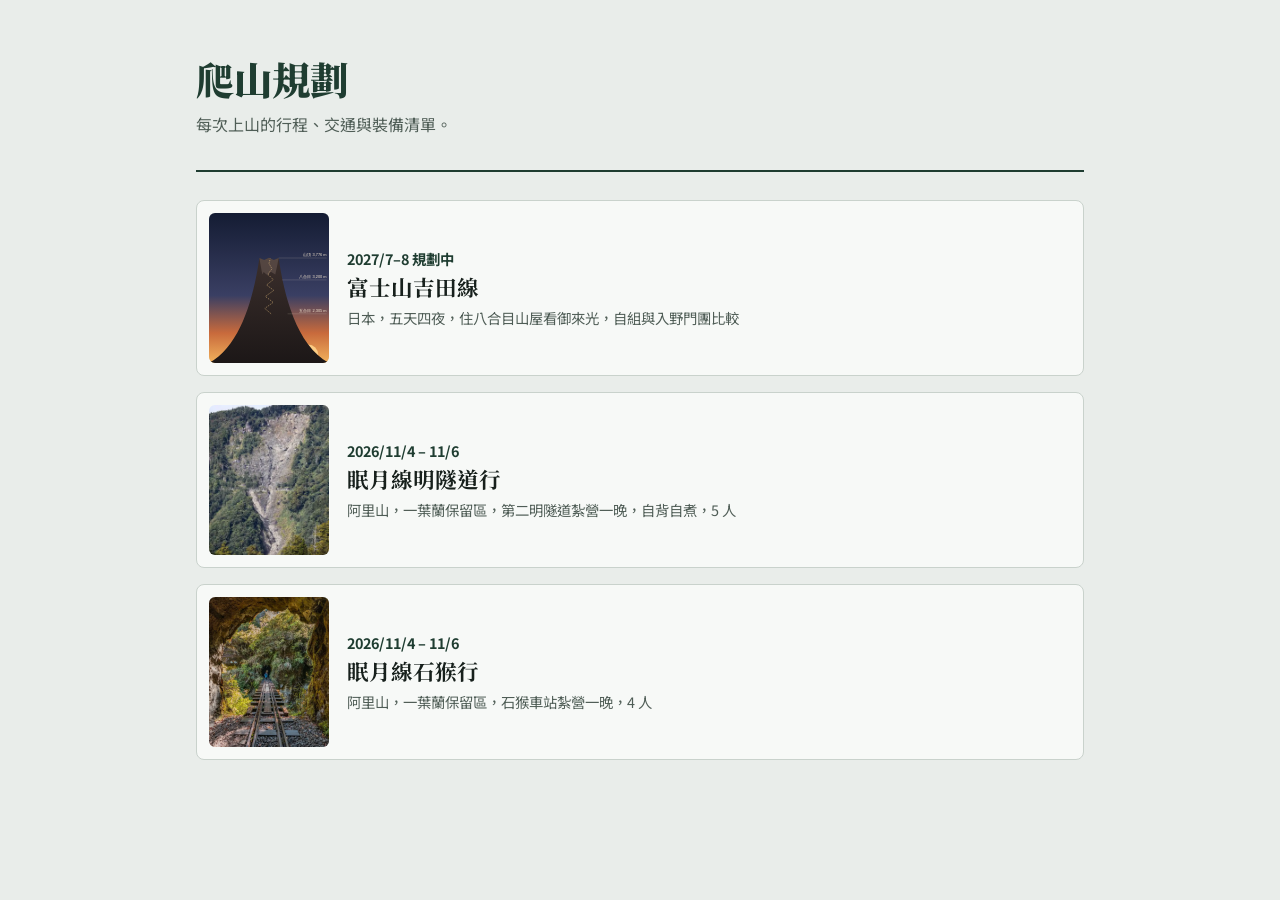
<file: index.html>
<!DOCTYPE html>
<html lang="zh-Hant">
<head>
<meta charset="utf-8">
<meta name="viewport" content="width=device-width, initial-scale=1, viewport-fit=cover">
<title>爬山規劃</title>
<link rel="preconnect" href="https://fonts.googleapis.com">
<link rel="preconnect" href="https://fonts.gstatic.com" crossorigin>
<link rel="stylesheet" href="https://fonts.googleapis.com/css2?family=Noto+Serif+TC:wght@700;900&family=Noto+Sans+TC:wght@400;500;700&display=swap">
<link rel="stylesheet" href="assets/trip.css">
</head>
<body>
<div class="wrap">
<header class="home-head">
  <h1>爬山規劃</h1>
  <p>每次上山的行程、交通與裝備清單。</p>
</header>

<ul class="trips">
  <li class="trip"><a href="2027-07-fuji/">
    <img src="2027-07-fuji/images/fuji.svg" width="400" height="500" alt="">
    <div>
      <div class="date">2027/7–8 規劃中</div>
      <h2>富士山吉田線</h2>
      <p class="meta">日本，五天四夜，住八合目山屋看御來光，自組與入野門團比較</p>
    </div>
  </a></li>
  <li class="trip"><a href="2026-11-mianyue-tunnel/">
    <img src="2026-11-mianyue/images/photo-06.webp" width="533" height="800" alt="">
    <div>
      <div class="date">2026/11/4 – 11/6</div>
      <h2>眠月線明隧道行</h2>
      <p class="meta">阿里山，一葉蘭保留區，第二明隧道紮營一晚，自背自煮，5 人</p>
    </div>
  </a></li>
  <li class="trip"><a href="2026-11-mianyue/">
    <img src="2026-11-mianyue/images/hero.webp" width="720" height="900" alt="">
    <div>
      <div class="date">2026/11/4 – 11/6</div>
      <h2>眠月線石猴行</h2>
      <p class="meta">阿里山，一葉蘭保留區，石猴車站紮營一晚，4 人</p>
    </div>
  </a></li>
</ul>
</div>
</body>
</html>
</file>
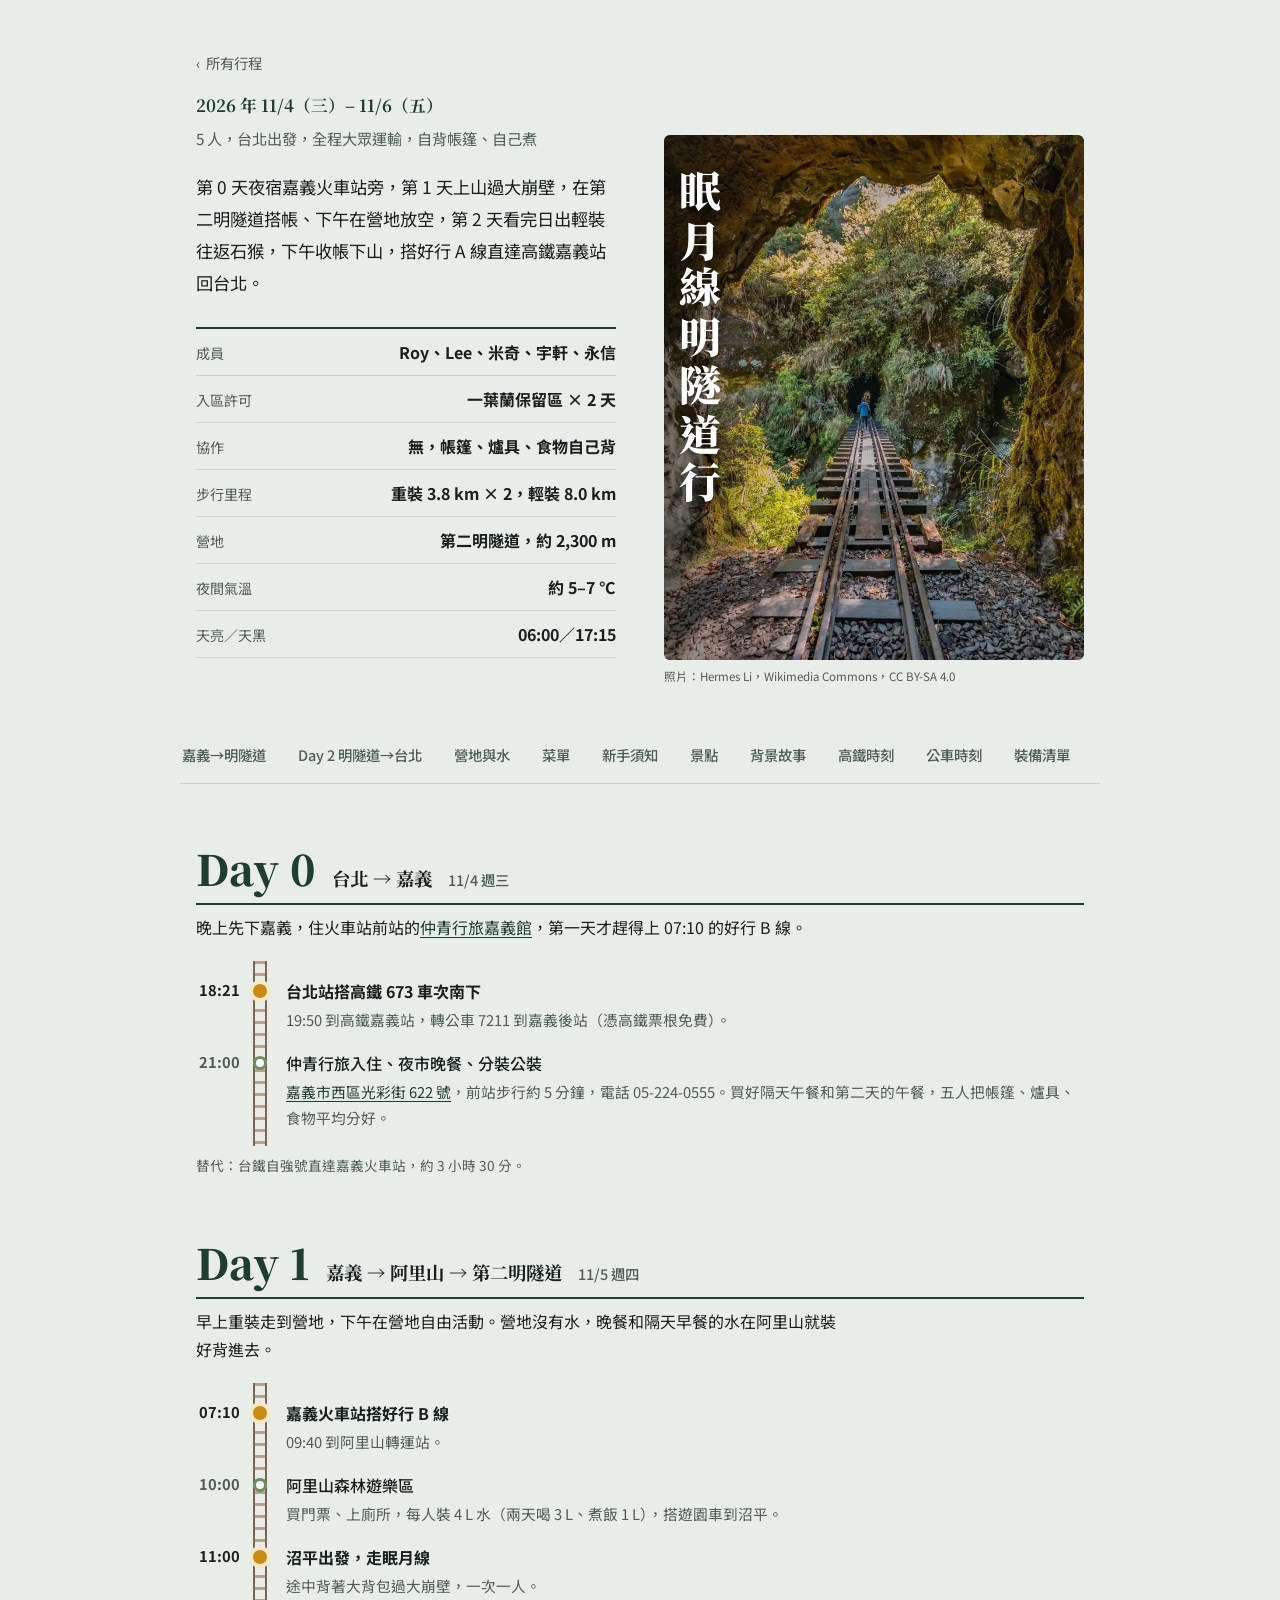
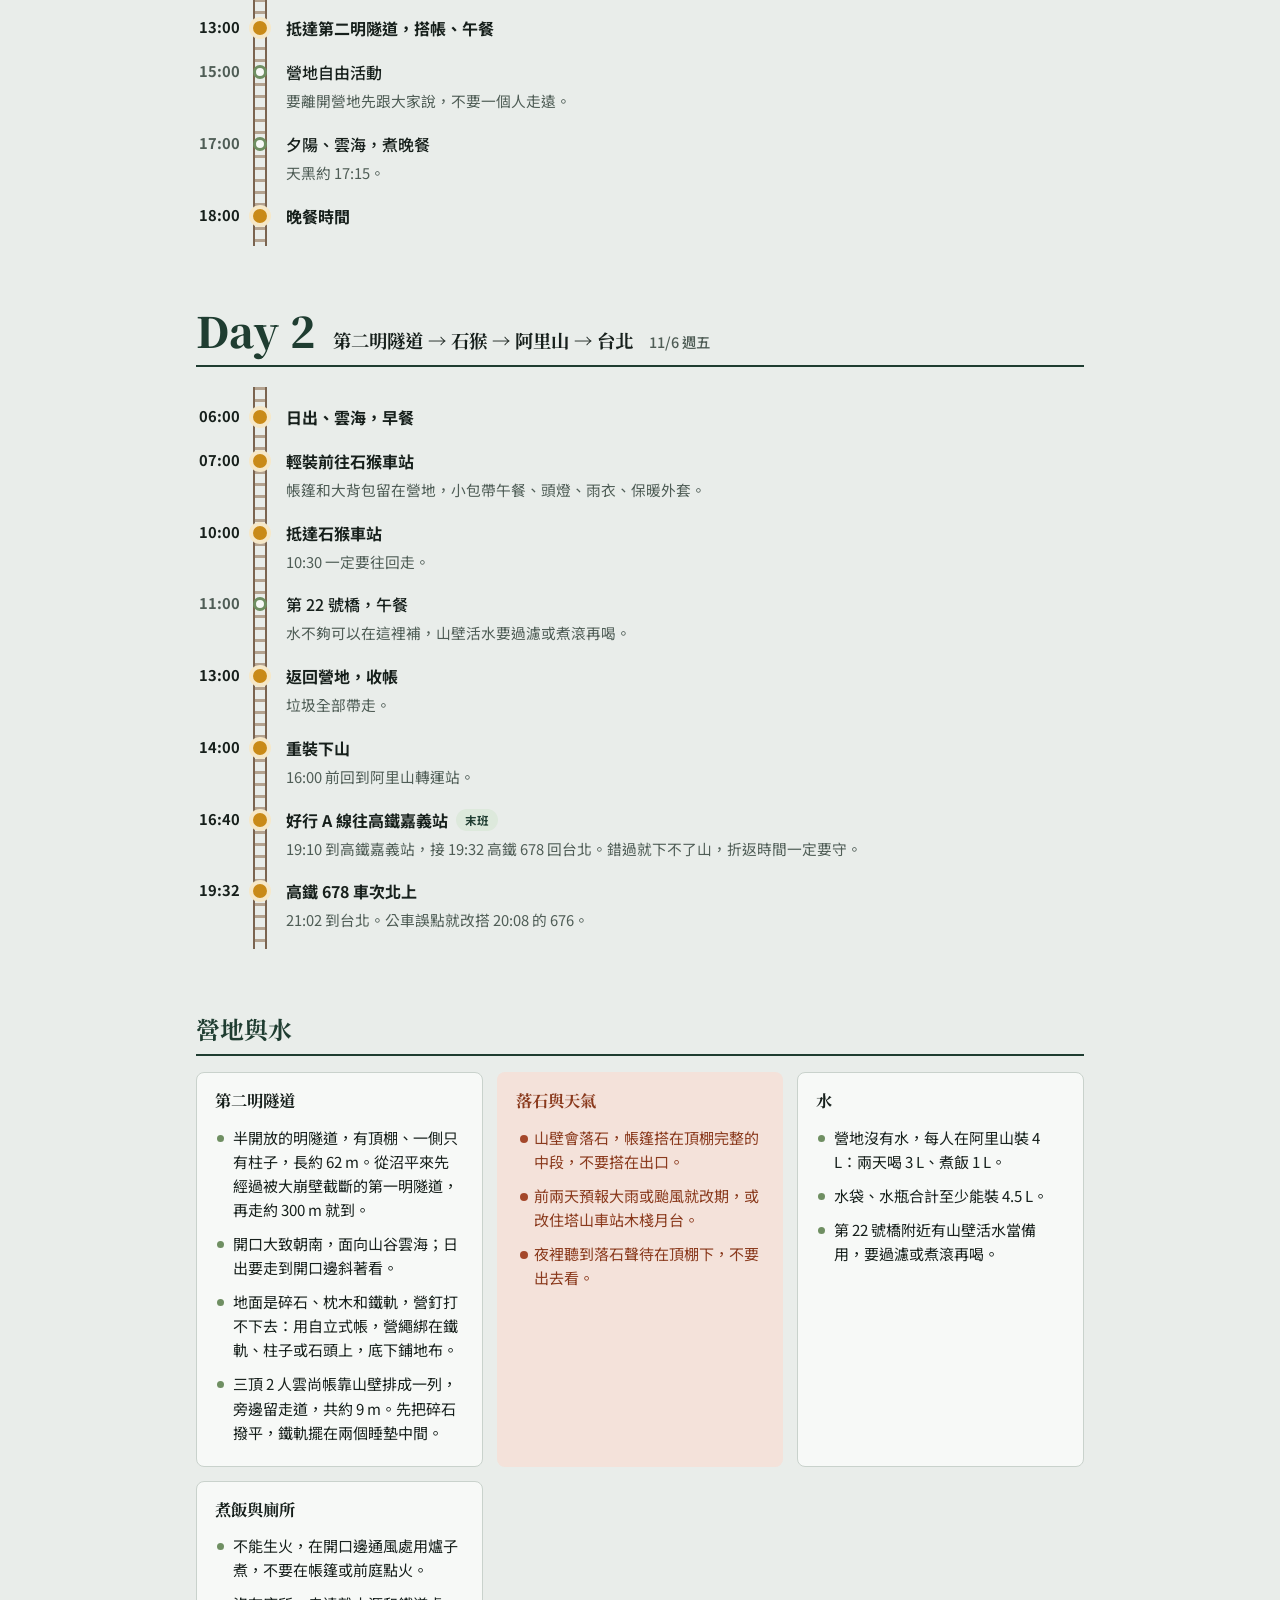
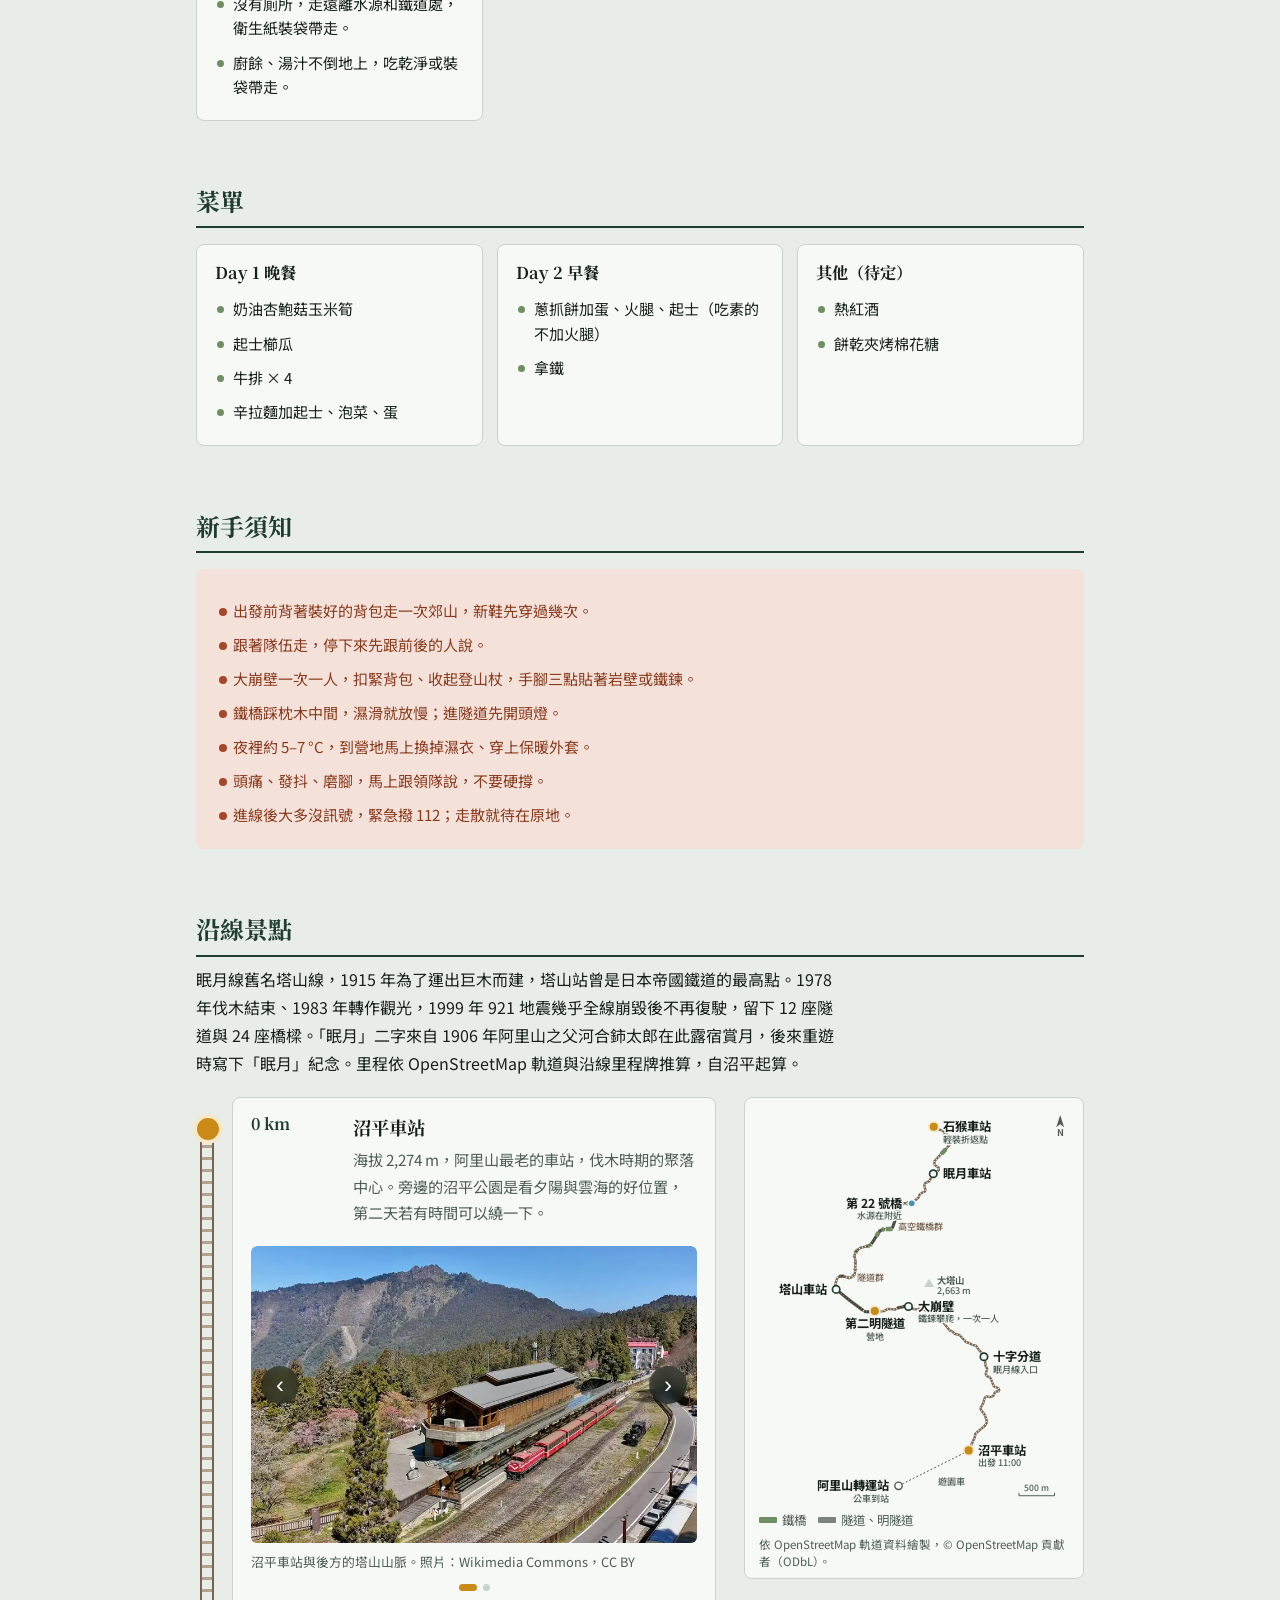
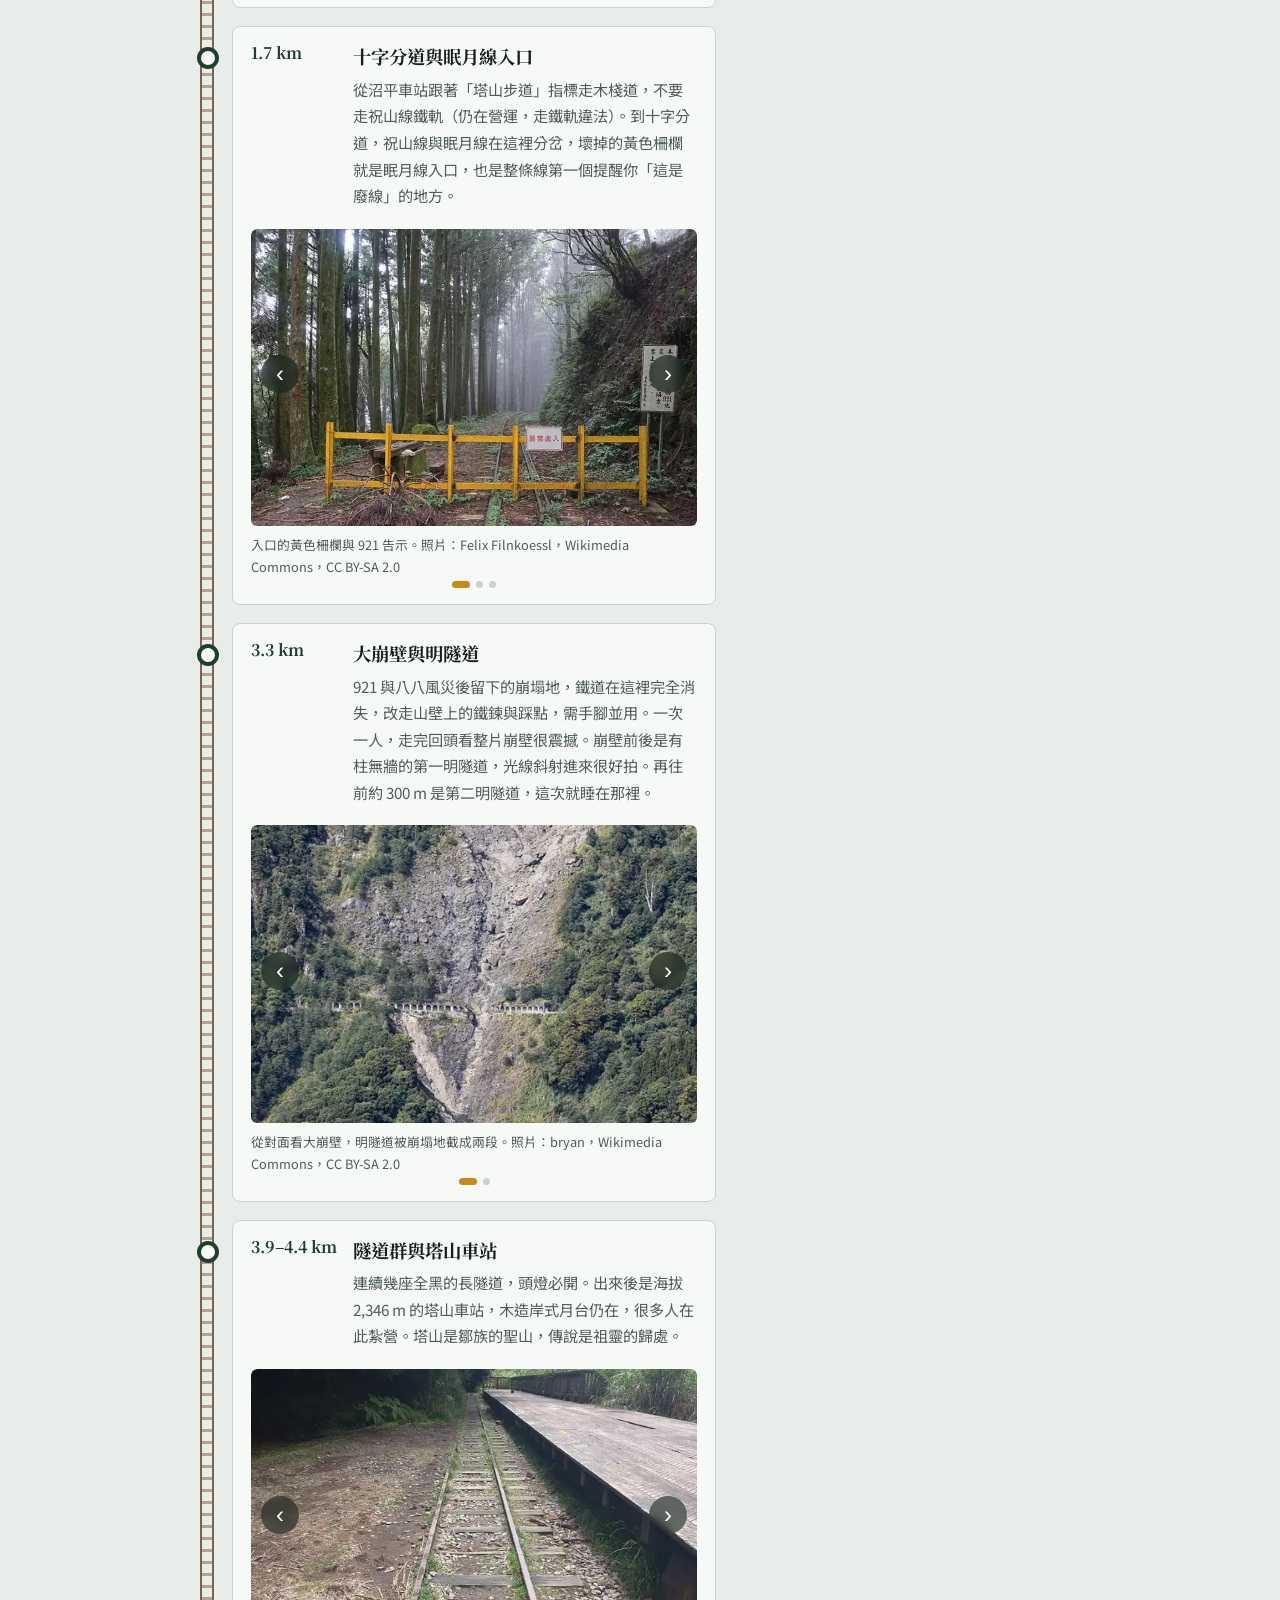
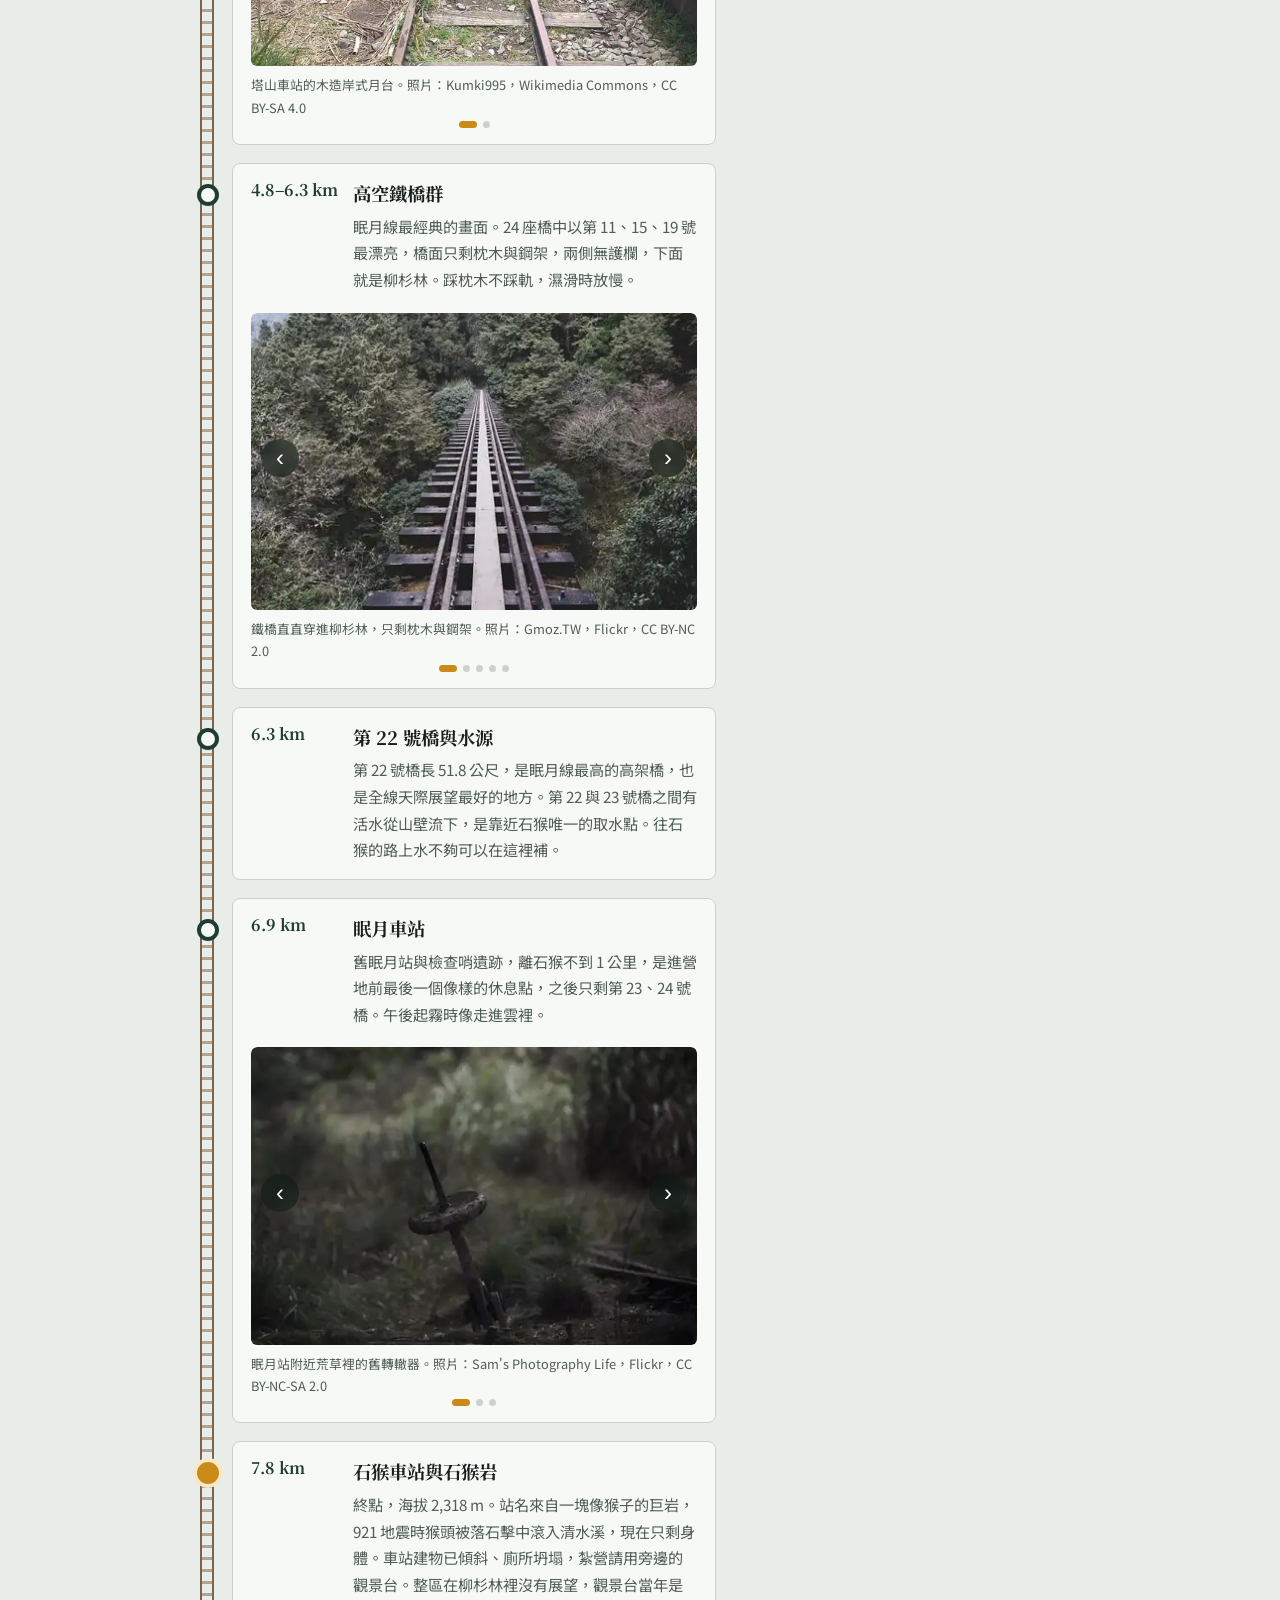
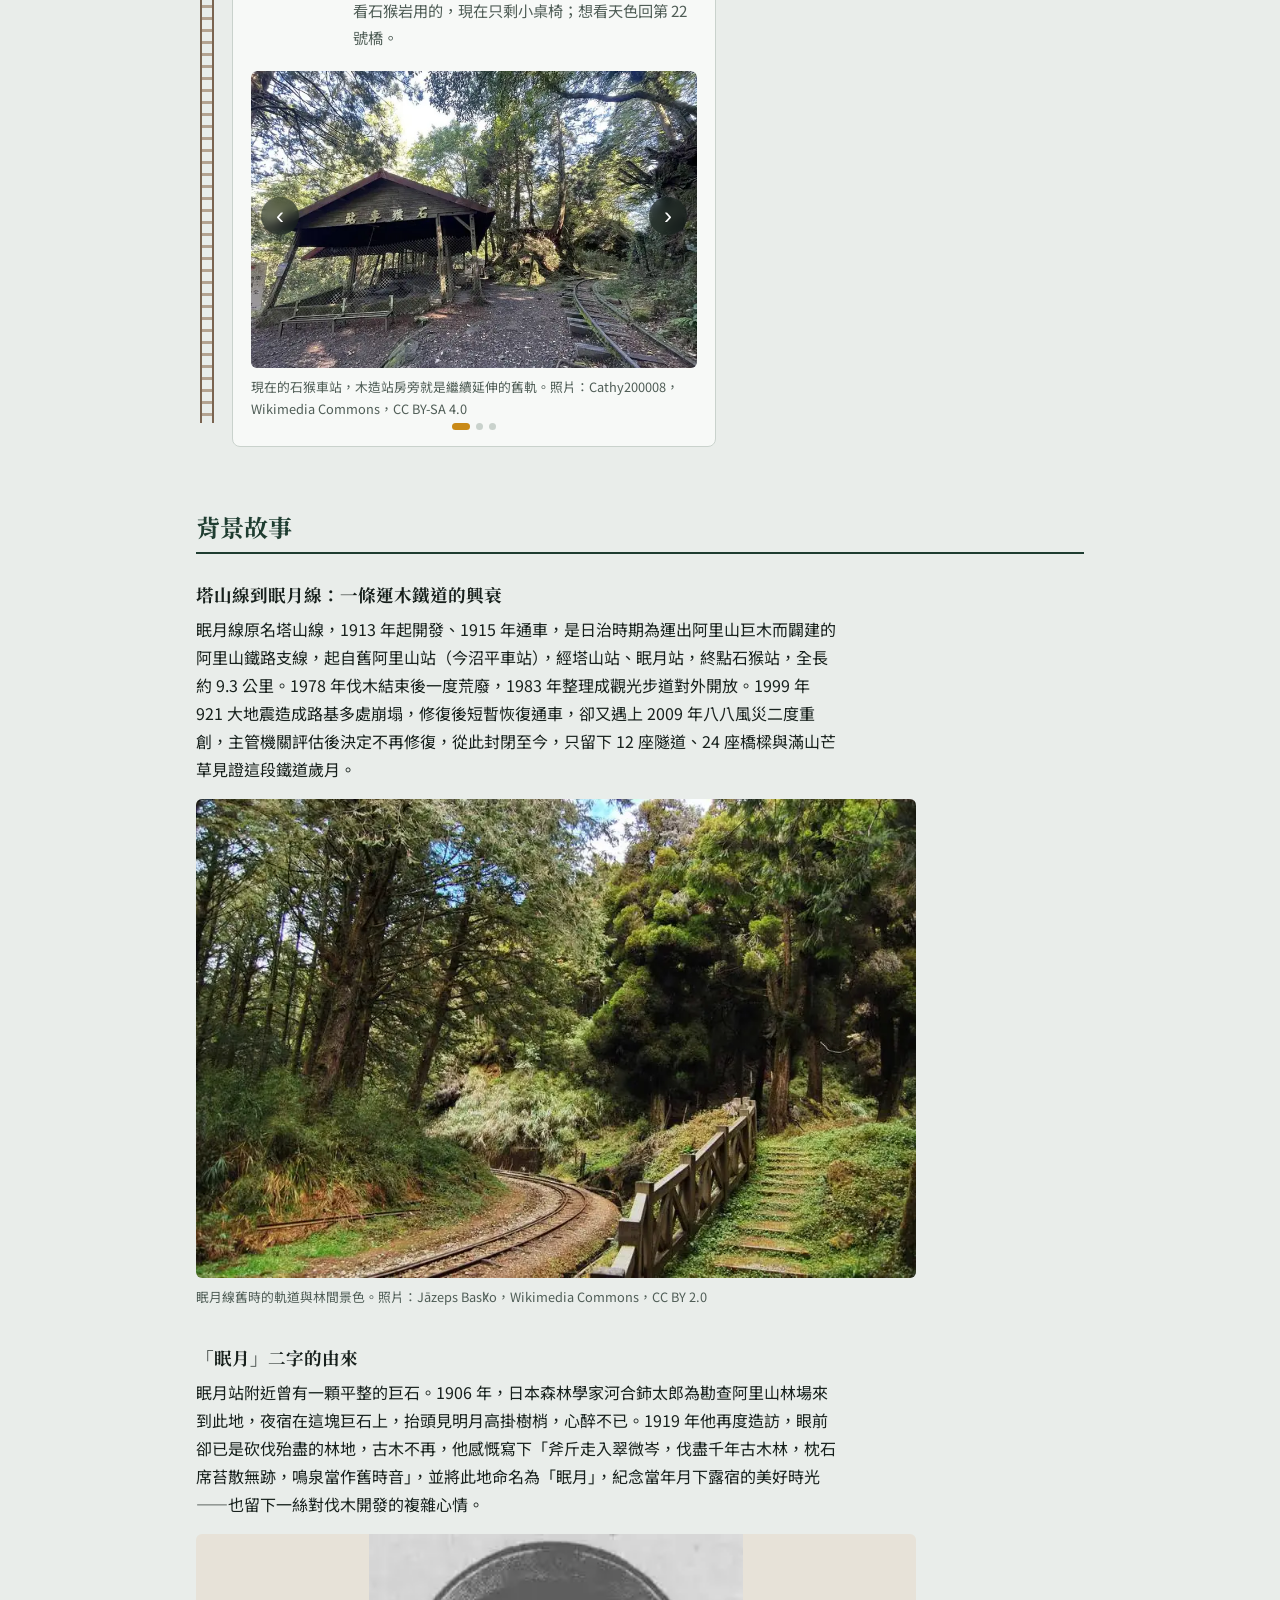
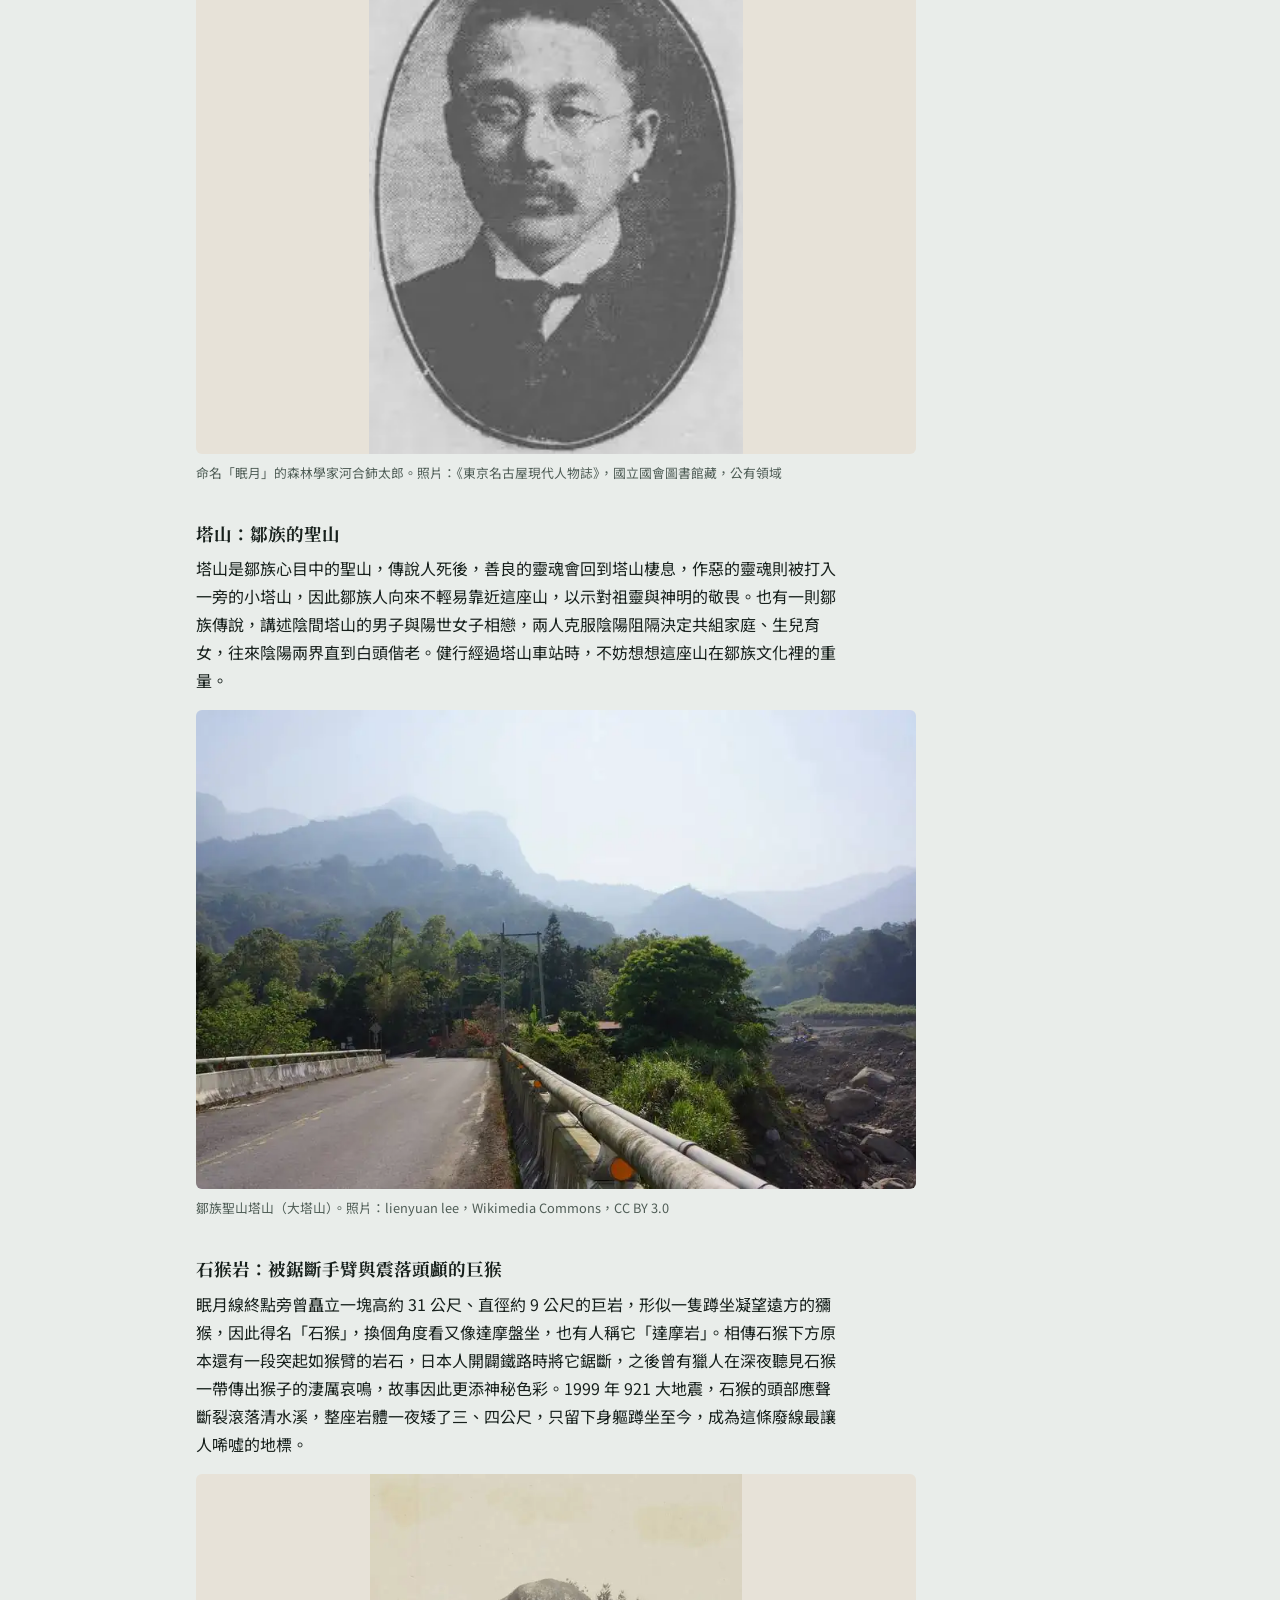
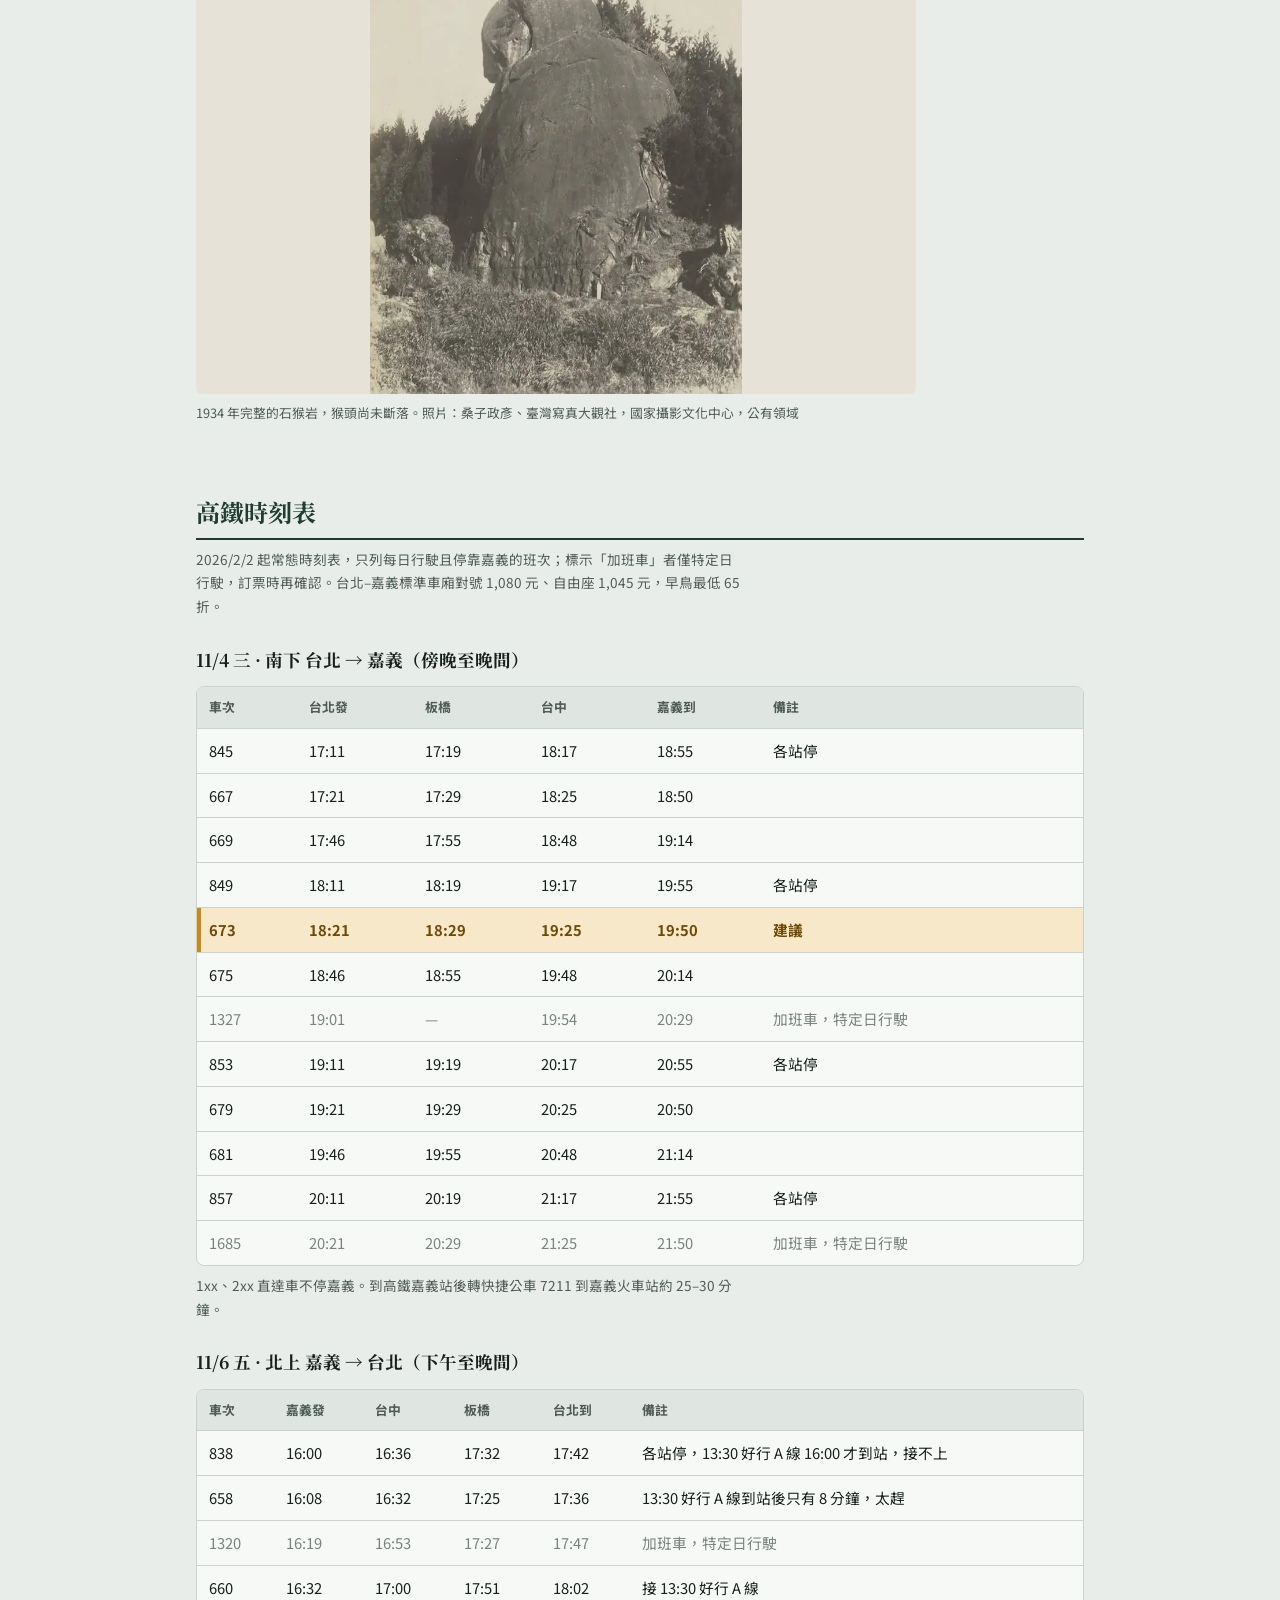
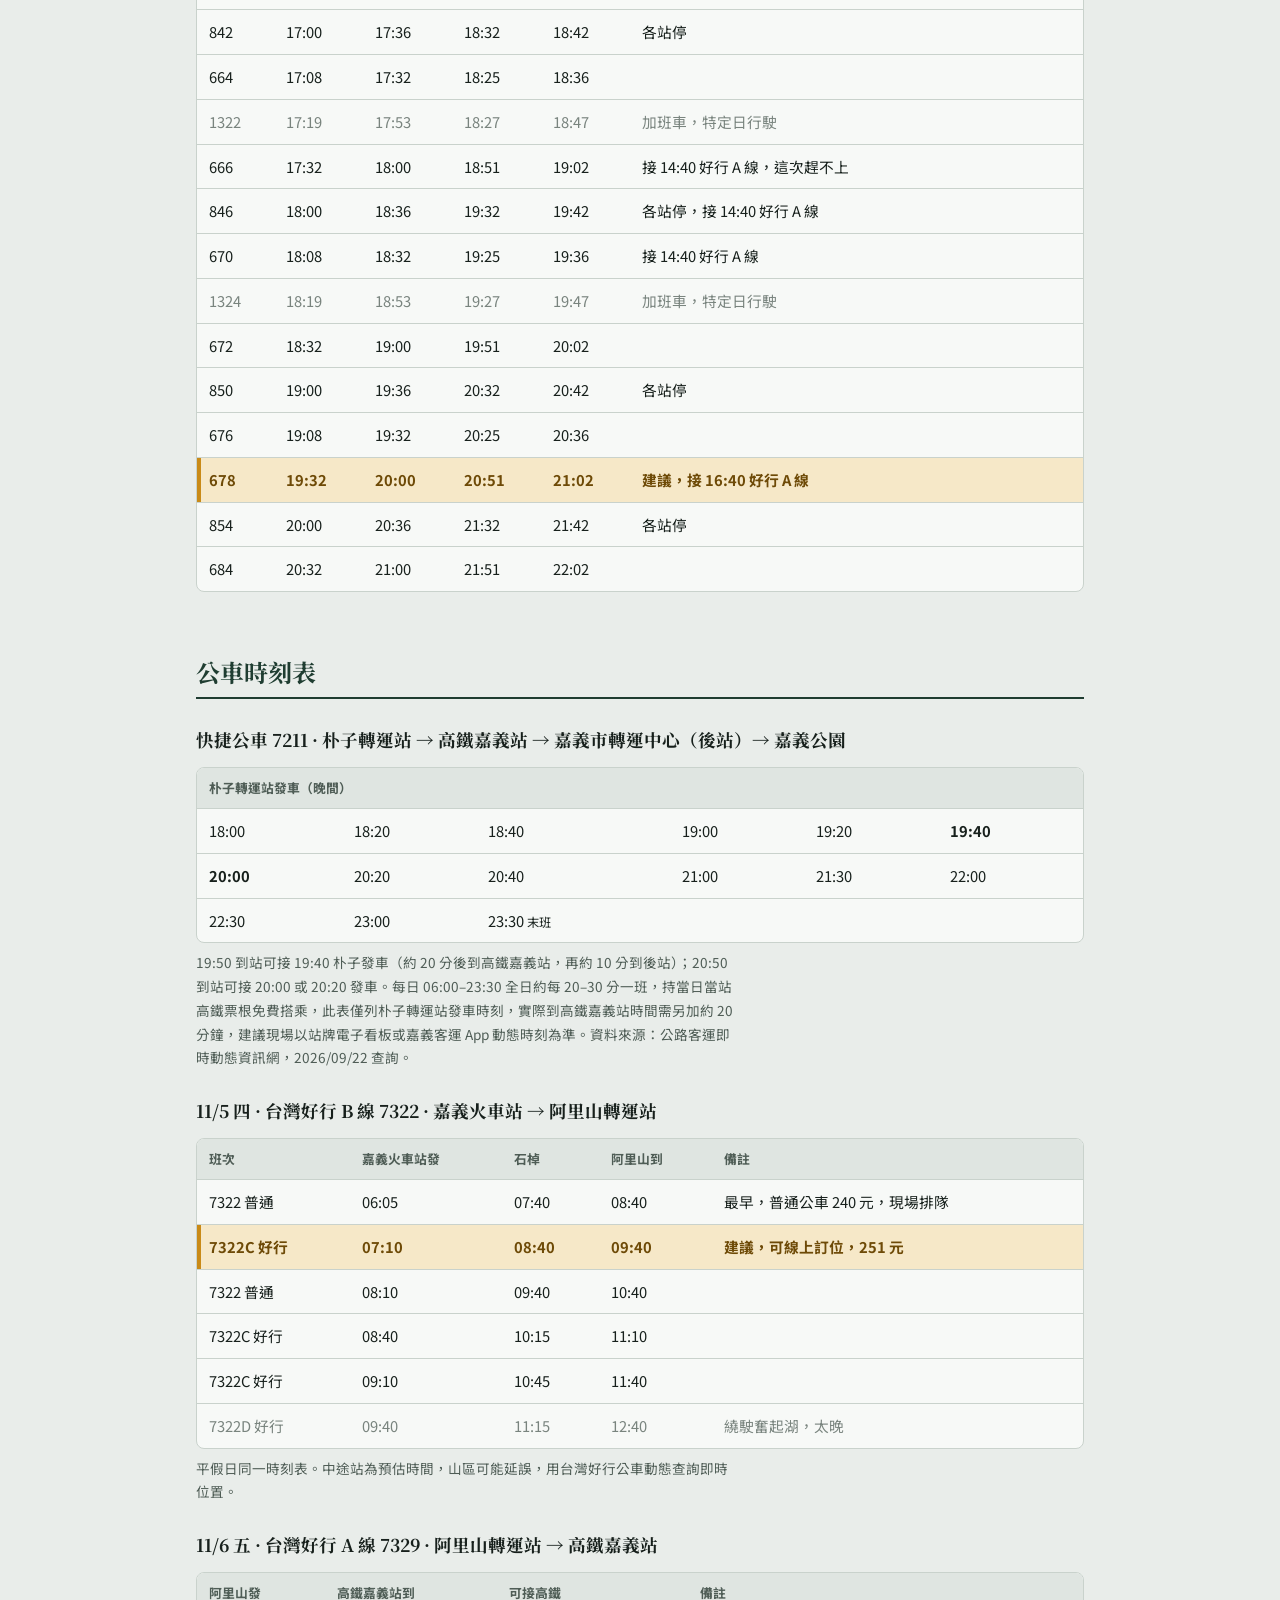
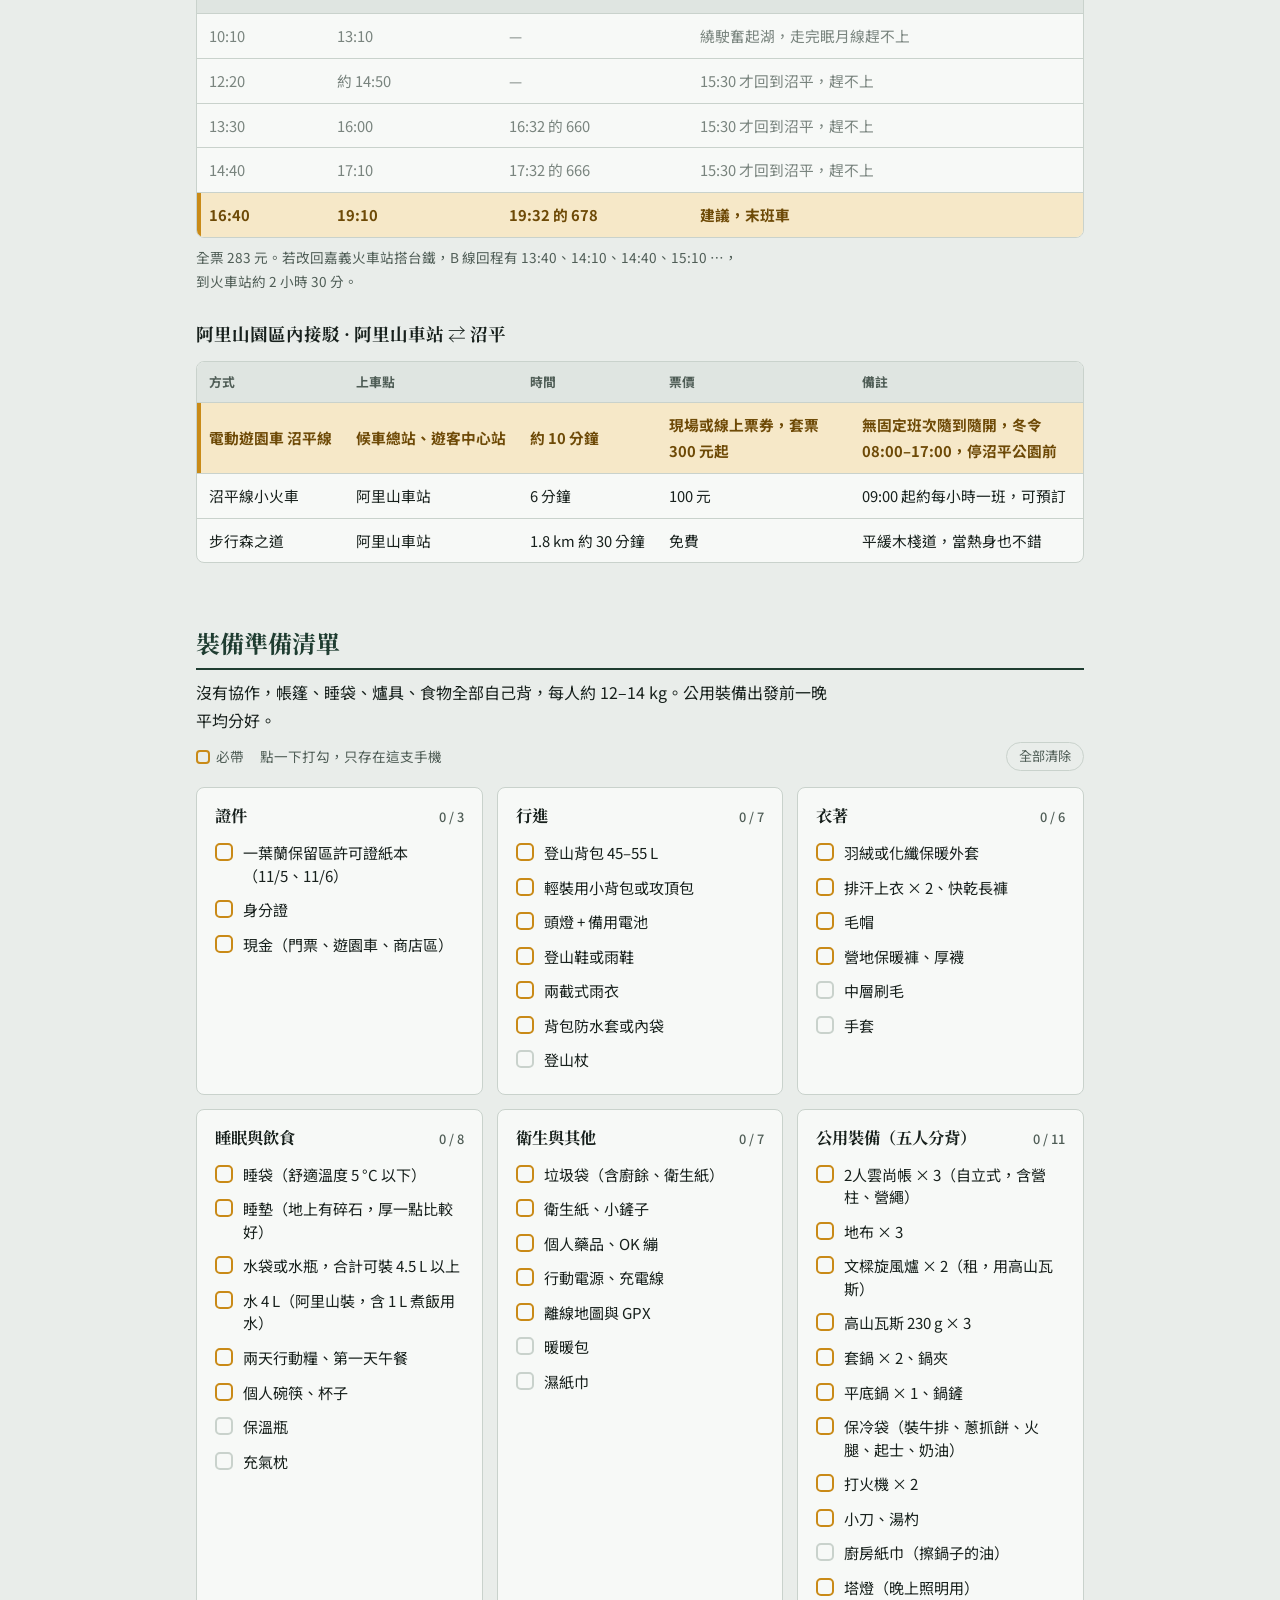
<file: 2026-11-mianyue-tunnel/index.html>
<!DOCTYPE html>
<html lang="zh-Hant">
<head>
<meta charset="utf-8">
<meta name="viewport" content="width=device-width, initial-scale=1, viewport-fit=cover">
<title>眠月線明隧道行</title>
<link rel="preconnect" href="https://fonts.googleapis.com">
<link rel="preconnect" href="https://fonts.gstatic.com" crossorigin>
<link rel="stylesheet" href="https://fonts.googleapis.com/css2?family=Noto+Serif+TC:wght@700;900&family=Noto+Sans+TC:wght@400;500;700&display=swap">
<link rel="stylesheet" href="../assets/trip.css">
</head>
<body data-pack-key="mianyue-tunnel-pack">
<div class="wrap">
<header class="hero">
  <figure class="hero-img">
    <h1>眠月線明隧道行</h1>
    <img style="background-image:url([data-uri])" fetchpriority="high" src="../2026-11-mianyue/images/hero.webp" width="720" height="900" alt="從隧道口望出去，眠月線鐵橋接進對面的下一座隧道，一位健行者正走在橋上">
    <figcaption>照片：Hermes Li，Wikimedia Commons，CC BY-SA 4.0</figcaption>
  </figure>
  <div class="hero-text">
    <a class="back" href="../">所有行程</a>
    <p class="when">2026 年 11/4（三）– 11/6（五）</p>
    <p class="who">5 人，台北出發，全程大眾運輸，自背帳篷、自己煮</p>
    <p class="sub">第 0 天夜宿嘉義火車站旁，第 1 天上山過大崩壁，在第二明隧道搭帳、下午在營地放空，第 2 天看完日出輕裝往返石猴，下午收帳下山，搭好行 A 線直達高鐵嘉義站回台北。</p>
    <dl class="facts">
      <div><dt>成員</dt><dd>Roy、Lee、米奇、宇軒、永信</dd></div>
      <div><dt>入區許可</dt><dd>一葉蘭保留區 × 2 天</dd></div>
      <div><dt>協作</dt><dd>無，帳篷、爐具、食物自己背</dd></div>
      <div><dt>步行里程</dt><dd>重裝 3.8 km × 2，輕裝 8.0 km</dd></div>
      <div><dt>營地</dt><dd>第二明隧道，約 2,300 m</dd></div>
      <div><dt>夜間氣溫</dt><dd>約 5–7 °C</dd></div>
      <div><dt>天亮／天黑</dt><dd>06:00／17:15</dd></div>
    </dl>
  </div>
</header>

<nav class="days" aria-label="頁面章節">
  <a href="#d0">Day 0 台北→嘉義</a>
  <a href="#d1">Day 1 嘉義→明隧道</a>
  <a href="#d2">Day 2 明隧道→台北</a>
  <a href="#camp">營地與水</a>
  <a href="#food">菜單</a>
  <a href="#tips">新手須知</a>
  <a href="#spots">景點</a>
  <a href="#story">背景故事</a>
  <a href="#hsr">高鐵時刻</a>
  <a href="#bus">公車時刻</a>
  <a href="#gear">裝備清單</a>
</nav>



<h2 id="d0" class="day"><span class="dn">Day 0</span><span class="dr">台北 → 嘉義</span><span class="dd">11/4 週三</span></h2>
<p>晚上先下嘉義，住火車站前站的<a href="https://www.lighthostel.com.tw/chiayi.aspx">仲青行旅嘉義館</a>，第一天才趕得上 07:10 的好行 B 線。</p>
<ul class="tl">
  <li class="key"><time>18:21</time><span class="t">台北站搭高鐵 673 車次南下</span><span class="d">19:50 到高鐵嘉義站，轉公車 7211 到嘉義後站（憑高鐵票根免費）。</span></li>
  <li><time>21:00</time><span class="t">仲青行旅入住、夜市晚餐、分裝公裝</span><span class="d"><a href="https://www.google.com/maps/search/?api=1&amp;query=仲青行旅+嘉義市西區光彩街622號">嘉義市西區光彩街 622 號</a>，前站步行約 5 分鐘，電話 05-224-0555。買好隔天午餐和第二天的午餐，五人把帳篷、爐具、食物平均分好。</span></li>
</ul>
<p class="caption">替代：台鐵自強號直達嘉義火車站，約 3 小時 30 分。</p>

<h2 id="d1" class="day"><span class="dn">Day 1</span><span class="dr">嘉義 → 阿里山 → 第二明隧道</span><span class="dd">11/5 週四</span></h2>
<p>早上重裝走到營地，下午在營地自由活動。營地沒有水，晚餐和隔天早餐的水在阿里山就裝好背進去。</p>
<ul class="tl">
  <li class="key"><time>07:10</time><span class="t">嘉義火車站搭好行 B 線</span><span class="d">09:40 到阿里山轉運站。</span></li>
  <li><time>10:00</time><span class="t">阿里山森林遊樂區</span><span class="d">買門票、上廁所，每人裝 4 L 水（兩天喝 3 L、煮飯 1 L），搭遊園車到沼平。</span></li>
  <li class="key"><time>11:00</time><span class="t">沼平出發，走眠月線</span><span class="d">途中背著大背包過大崩壁，一次一人。</span></li>
  <li class="key"><time>13:00</time><span class="t">抵達第二明隧道，搭帳、午餐</span></li>
  <li><time>15:00</time><span class="t">營地自由活動</span><span class="d">要離開營地先跟大家說，不要一個人走遠。</span></li>
  <li><time>17:00</time><span class="t">夕陽、雲海，煮晚餐</span><span class="d">天黑約 17:15。</span></li>
  <li class="key"><time>18:00</time><span class="t">晚餐時間</span></li>
</ul>

<h2 id="d2" class="day"><span class="dn">Day 2</span><span class="dr">第二明隧道 → 石猴 → 阿里山 → 台北</span><span class="dd">11/6 週五</span></h2>
<ul class="tl">
  <li class="key"><time>06:00</time><span class="t">日出、雲海，早餐</span></li>
  <li class="key"><time>07:00</time><span class="t">輕裝前往石猴車站</span><span class="d">帳篷和大背包留在營地，小包帶午餐、頭燈、雨衣、保暖外套。</span></li>
  <li class="key"><time>10:00</time><span class="t">抵達石猴車站</span><span class="d">10:30 一定要往回走。</span></li>
  <li><time>11:00</time><span class="t">第 22 號橋，午餐</span><span class="d">水不夠可以在這裡補，山壁活水要過濾或煮滾再喝。</span></li>
  <li class="key"><time>13:00</time><span class="t">返回營地，收帳</span><span class="d">垃圾全部帶走。</span></li>
  <li class="key"><time>14:00</time><span class="t">重裝下山</span><span class="d">16:00 前回到阿里山轉運站。</span></li>
  <li class="key"><time>16:40</time><span class="t">好行 A 線往高鐵嘉義站<span class="tag go">末班</span></span><span class="d">19:10 到高鐵嘉義站，接 19:32 高鐵 678 回台北。錯過就下不了山，折返時間一定要守。</span></li>
  <li class="key"><time>19:32</time><span class="t">高鐵 678 車次北上</span><span class="d">21:02 到台北。公車誤點就改搭 20:08 的 676。</span></li>
</ul>

<h2 id="camp" class="plain">營地與水</h2>
<div class="tips">
  <div class="box">
    <h3>第二明隧道</h3>
    <ul>
      <li>半開放的明隧道，有頂棚、一側只有柱子，長約 62 m。從沼平來先經過被大崩壁截斷的第一明隧道，再走約 300 m 就到。</li>
      <li>開口大致朝南，面向山谷雲海；日出要走到開口邊斜著看。</li>
      <li>地面是碎石、枕木和鐵軌，營釘打不下去：用自立式帳，營繩綁在鐵軌、柱子或石頭上，底下鋪地布。</li>
      <li>三頂 2 人雲尚帳靠山壁排成一列，旁邊留走道，共約 9 m。先把碎石撥平，鐵軌擺在兩個睡墊中間。</li>
    </ul>
  </div>
  <div class="box notes">
    <h3>落石與天氣</h3>
    <ul>
      <li>山壁會落石，帳篷搭在頂棚完整的中段，不要搭在出口。</li>
      <li>前兩天預報大雨或颱風就改期，或改住塔山車站木棧月台。</li>
      <li>夜裡聽到落石聲待在頂棚下，不要出去看。</li>
    </ul>
  </div>
  <div class="box">
    <h3>水</h3>
    <ul>
      <li>營地沒有水，每人在阿里山裝 4 L：兩天喝 3 L、煮飯 1 L。</li>
      <li>水袋、水瓶合計至少能裝 4.5 L。</li>
      <li>第 22 號橋附近有山壁活水當備用，要過濾或煮滾再喝。</li>
    </ul>
  </div>
  <div class="box">
    <h3>煮飯與廁所</h3>
    <ul>
      <li>不能生火，在開口邊通風處用爐子煮，不要在帳篷或前庭點火。</li>
      <li>沒有廁所，走遠離水源和鐵道處，衛生紙裝袋帶走。</li>
      <li>廚餘、湯汁不倒地上，吃乾淨或裝袋帶走。</li>
    </ul>
  </div>
</div>

<h2 id="food" class="plain">菜單</h2>
<div class="tips">
  <div class="box">
    <h3>Day 1 晚餐</h3>
    <ul>
      <li>奶油杏鮑菇玉米筍</li>
      <li>起士櫛瓜</li>
      <li>牛排 × 4</li>
      <li>辛拉麵加起士、泡菜、蛋</li>
    </ul>
  </div>
  <div class="box">
    <h3>Day 2 早餐</h3>
    <ul>
      <li>蔥抓餅加蛋、火腿、起士（吃素的不加火腿）</li>
      <li>拿鐵</li>
    </ul>
  </div>
  <div class="box">
    <h3>其他（待定）</h3>
    <ul>
      <li>熱紅酒</li>
      <li>餅乾夾烤棉花糖</li>
    </ul>
  </div>
</div>

<h2 id="tips" class="plain">新手須知</h2>
<div class="tips">
  <div class="box notes">
    <ul>
      <li>出發前背著裝好的背包走一次郊山，新鞋先穿過幾次。</li>
      <li>跟著隊伍走，停下來先跟前後的人說。</li>
      <li>大崩壁一次一人，扣緊背包、收起登山杖，手腳三點貼著岩壁或鐵鍊。</li>
      <li>鐵橋踩枕木中間，濕滑就放慢；進隧道先開頭燈。</li>
      <li>夜裡約 5–7 °C，到營地馬上換掉濕衣、穿上保暖外套。</li>
      <li>頭痛、發抖、磨腳，馬上跟領隊說，不要硬撐。</li>
      <li>進線後大多沒訊號，緊急撥 112；走散就待在原地。</li>
    </ul>
  </div>
</div>

<h2 id="spots" class="plain">沿線景點</h2>
<p>眠月線舊名塔山線，1915 年為了運出巨木而建，塔山站曾是日本帝國鐵道的最高點。1978 年伐木結束、1983 年轉作觀光，1999 年 921 地震幾乎全線崩毀後不再復駛，留下 12 座隧道與 24 座橋樑。「眠月」二字來自 1906 年阿里山之父河合鈰太郎在此露宿賞月，後來重遊時寫下「眠月」紀念。里程依 OpenStreetMap 軌道與沿線里程牌推算，自沼平起算。</p>
<div class="route-wrap"><figure class="map"><svg class="map-svg" viewBox="0 0 4472 5573" role="img" aria-labelledby="mapT mapD">
<title id="mapT">眠月線路線圖</title>
<desc id="mapD">從阿里山轉運站搭遊園車到沼平車站，走塔山步道到十字分道進眠月線，往北經過大崩壁、第二明隧道營地、塔山車站、高空鐵橋群、第 22 號橋、眠月車站，終點石猴車站。</desc>
<g class="m-peak"><path d="M2449 2398 L2519 2518 L2379 2518 Z"/><text x="2559" y="2478">大塔山</text><text class="m-sub" x="2559" y="2618">2,663 m</text></g>
<path class="m-shuttle" d="M2018 5313 L3001 4822"/>
<text class="m-sub" x="2569" y="5297">遊園車</text>
<path class="m-bed" d="M3005 4815 L3088 4638 L3101 4580 L3232 4468 L3256 4435 L3259 4396 L3234 4322 L3173 4237 L3176 4212 L3219 4133 L3220 4107 L3234 4073 L3260 4055 L3309 4066 L3331 4063 L3357 4040 L3374 4000 L3396 3987 L3427 3984 L3435 3968 L3419 3939 L3374 3923 L3358 3911 L3313 3799 L3292 3783 L3262 3772 L3249 3753 L3245 3737 L3266 3671 L3241 3620 L3238 3575 L3220 3498 L3204 3465 L3143 3395 L3115 3352 L3103 3340 L3052 3331 L3022 3310 L2966 3291 L2880 3195 L2810 3175 L2775 3141 L2735 3127 L2569 2913 L2528 2876 L2394 2846 L2345 2824 L2249 2832 L2200 2816 L2158 2791 L2112 2784 L2065 2800 L2017 2808 L1971 2834 L1866 2825 L1815 2856 L1726 2861 L1679 2851 L1592 2866 L1548 2864 L1352 2722 L1141 2551 L1130 2514 L1132 2471 L1147 2420 L1163 2388 L1183 2371 L1228 2363 L1315 2387 L1349 2386 L1400 2342 L1408 2300 L1414 2150 L1396 2078 L1412 2036 L1447 1993 L1483 1965 L1582 1943 L1633 1919 L1739 1751 L1783 1713 L1842 1702 L1911 1702 L1936 1676 L1973 1572 L2009 1428 L2025 1407 L2063 1363 L2094 1340 L2204 1341 L2302 1256 L2315 1219 L2346 1194 L2390 1174 L2396 1154 L2381 1087 L2393 1057 L2451 1028 L2507 925 L2558 896 L2586 870 L2583 840 L2529 802 L2520 753 L2724 533 L2746 505 L2750 483 L2738 457 L2697 403 L2672 349 L2625 311 L2576 303 L2532 284 L2514 264"/>
<path class="m-ties" d="M3005 4815 L3088 4638 L3101 4580 L3232 4468 L3256 4435 L3259 4396 L3234 4322 L3173 4237 L3176 4212 L3219 4133 L3220 4107 L3234 4073 L3260 4055 L3309 4066 L3331 4063 L3357 4040 L3374 4000 L3396 3987 L3427 3984 L3435 3968 L3419 3939 L3374 3923 L3358 3911 L3313 3799 L3292 3783 L3262 3772 L3249 3753 L3245 3737 L3266 3671 L3241 3620 L3238 3575 L3220 3498 L3204 3465 L3143 3395 L3115 3352 L3103 3340 L3052 3331 L3022 3310 L2966 3291 L2880 3195 L2810 3175 L2775 3141 L2735 3127 L2569 2913 L2528 2876 L2394 2846 L2345 2824 L2249 2832 L2200 2816 L2158 2791 L2112 2784 L2065 2800 L2017 2808 L1971 2834 L1866 2825 L1815 2856 L1726 2861 L1679 2851 L1592 2866 L1548 2864 L1352 2722 L1141 2551 L1130 2514 L1132 2471 L1147 2420 L1163 2388 L1183 2371 L1228 2363 L1315 2387 L1349 2386 L1400 2342 L1408 2300 L1414 2150 L1396 2078 L1412 2036 L1447 1993 L1483 1965 L1582 1943 L1633 1919 L1739 1751 L1783 1713 L1842 1702 L1911 1702 L1936 1676 L1973 1572 L2009 1428 L2025 1407 L2063 1363 L2094 1340 L2204 1341 L2302 1256 L2315 1219 L2346 1194 L2390 1174 L2396 1154 L2381 1087 L2393 1057 L2451 1028 L2507 925 L2558 896 L2586 870 L2583 840 L2529 802 L2520 753 L2724 533 L2746 505 L2750 483 L2738 457 L2697 403 L2672 349 L2625 311 L2576 303 L2532 284 L2514 264"/>
<path class="m-tunnel" d="M1639 2860 L1592 2866 L1575 2866 L1558 2865 L1548 2864 L1537 2861"/>
<path class="m-tunnel" d="M1565 1947 L1567 1947 L1582 1943"/>
<path class="m-tunnel" d="M1616 1936 L1622 1931"/>
<path class="m-tunnel" d="M1638 1912 L1707 1802"/>
<path class="m-tunnel" d="M1742 1746 L1758 1722 L1779 1715"/>
<path class="m-tunnel" d="M1927 1686 L1936 1676 L1973 1572 L1984 1527"/>
<path class="m-tunnel" d="M2112 2784 L2081 2795 L2065 2800 L2030 2805 L2017 2808 L2001 2817"/>
<path class="m-tunnel" d="M2183 2806 L2158 2791 L2144 2783"/>
<path class="m-tunnel" d="M1715 2858 L1679 2851 L1654 2856"/>
<path class="m-tunnel" d="M1519 2846 L1352 2722 L1333 2706 L1229 2622 L1182 2584"/>
<path class="m-tunnel" d="M1411 2185 L1411 2179 L1411 2178 L1412 2171"/>
<path class="m-tunnel" d="M1419 2021 L1423 2012 L1434 2003"/>
<path class="m-tunnel" d="M1437 2000 L1447 1993"/>
<path class="m-tunnel" d="M1183 2371 L1204 2364 L1228 2363 L1252 2369"/>
<path class="m-tunnel" d="M1396 2088 L1395 2082"/>
<path class="m-bridge" d="M1588 1942 L1602 1939 L1605 1938"/>
<path class="m-bridge" d="M1622 1931 L1632 1920"/>
<path class="m-bridge" d="M1707 1802 L1739 1751"/>
<path class="m-bridge" d="M1783 1713 L1816 1703"/>
<path class="m-bridge" d="M1842 1702 L1883 1701 L1911 1702 L1919 1693"/>
<path class="m-bridge" d="M1997 1476 L2009 1428 L2025 1407"/>
<path class="m-bridge" d="M2032 1397 L2049 1374 L2063 1363"/>
<path class="m-bridge" d="M2133 1340 L2166 1340 L2204 1341 L2215 1332"/>
<path class="m-bridge" d="M2622 645 L2682 579"/>
<path class="m-bridge" d="M2697 403 L2672 349"/>
<path class="m-bridge" d="M1409 2280 L1410 2262"/>
<path class="m-bridge" d="M1379 2364 L1387 2357"/>
<path class="m-bridge" d="M1419 2021 L1412 2036"/>
<path class="m-bridge" d="M1315 2387 L1323 2387"/>
<text class="m-note" x="2005" y="1717">高空鐵橋群</text>
<text class="m-note" x="1434" y="2432">隧道群</text>
<g class="m-pt m-bus"><circle cx="2018" cy="5313" r="52"/>
<text x="1888" y="5373" text-anchor="end">阿里山轉運站</text>
<text class="m-sub" x="1888" y="5538" text-anchor="end">公車到站</text>
</g>
<g class="m-pt m-end"><circle cx="3005" cy="4815" r="70"/>
<text x="3135" y="4875" text-anchor="start">沼平車站</text>
<text class="m-sub" x="3135" y="5040" text-anchor="start">出發 11:00</text>
</g>
<g class="m-pt m-mid"><circle cx="3220" cy="3498" r="52"/>
<text x="3350" y="3558" text-anchor="start">十字分道</text>
<text class="m-sub" x="3350" y="3723" text-anchor="start">眠月線入口</text>
</g>
<g class="m-pt m-mid"><circle cx="2158" cy="2791" r="52"/>
<text x="2288" y="2851" text-anchor="start">大崩壁</text>
<text class="m-sub" x="2288" y="3016" text-anchor="start">鐵鍊攀爬，一次一人</text>
</g>
<g class="m-pt m-end"><circle cx="1685" cy="2854" r="70"/>
<text x="1685" y="3100" text-anchor="middle">第二明隧道</text>
<text class="m-sub" x="1685" y="3265" text-anchor="middle">營地</text>
</g>
<g class="m-pt m-mid"><circle cx="1141" cy="2551" r="52"/>
<text x="1011" y="2611" text-anchor="end">塔山車站</text>
</g>
<g class="m-pt m-water"><circle cx="2204" cy="1341" r="52"/>
<text x="2074" y="1401" text-anchor="end">第 22 號橋</text>
<text class="m-sub" x="2074" y="1566" text-anchor="end">水源在附近</text>
</g>
<g class="m-pt m-mid"><circle cx="2507" cy="925" r="52"/>
<text x="2637" y="985" text-anchor="start">眠月車站</text>
</g>
<g class="m-pt m-end"><circle cx="2514" cy="264" r="70"/>
<text x="2644" y="324" text-anchor="start">石猴車站</text>
<text class="m-sub" x="2644" y="489" text-anchor="start">輕裝折返點</text>
</g>
<g class="m-north"><path d="M4292 100 L4347 270 L4292 230 L4237 270 Z"/><text x="4292" y="400" text-anchor="middle">N</text></g>
<g class="m-scale"><path d="M3712 5413 V5453 H4212 V5413"/><text x="3962" y="5383" text-anchor="middle">500 m</text></g>
</svg><div class="lg"><span><i style="background:var(--lichen)"></i>鐵橋</span><span><i style="background:var(--ink);opacity:.55"></i>隧道、明隧道</span></div><figcaption>依 OpenStreetMap 軌道資料繪製，© OpenStreetMap 貢獻者（ODbL）。</figcaption></figure><ul class="spots">
  <li class="spot"><div class="km">0 km</div><div><h3>沼平車站</h3><p>海拔 2,274 m，阿里山最老的車站，伐木時期的聚落中心。旁邊的沼平公園是看夕陽與雲海的好位置，第二天若有時間可以繞一下。</p></div><div class="car" data-car><div class="track"><figure class="sl"><img style="background-image:url([data-uri])" src="../2026-11-mianyue/images/photo-01.webp" width="800" height="532" alt="沼平車站與後方的塔山山脈。照片：Wikimedia Commons，CC BY" loading="lazy" decoding="async"><figcaption>沼平車站與後方的塔山山脈。照片：Wikimedia Commons，CC BY</figcaption></figure><figure class="sl"><img style="background-image:url([data-uri])" src="../2026-11-mianyue/images/photo-02.webp" width="800" height="532" alt="沼平車站月台與停放的蒸汽機車。照片：Wikimedia Commons，CC BY" loading="lazy" decoding="async"><figcaption>沼平車站月台與停放的蒸汽機車。照片：Wikimedia Commons，CC BY</figcaption></figure></div><button class="nav prev" type="button" aria-label="上一張">‹</button><button class="nav next" type="button" aria-label="下一張">›</button><div class="dots"><span class=on></span><span></span></div></div></li>
  <li class="spot"><div class="km">1.7 km</div><div><h3>十字分道與眠月線入口</h3><p>從沼平車站跟著「塔山步道」指標走木棧道，不要走祝山線鐵軌（仍在營運，走鐵軌違法）。到十字分道，祝山線與眠月線在這裡分岔，壞掉的黃色柵欄就是眠月線入口，也是整條線第一個提醒你「這是廢線」的地方。</p></div><div class="car" data-car><div class="track"><figure class="sl"><img style="background-image:url([data-uri])" src="../2026-11-mianyue/images/photo-03.webp" width="800" height="450" alt="入口的黃色柵欄與 921 告示。照片：Felix Filnkoessl，Wikimedia Commons，CC BY-SA 2.0" loading="lazy" decoding="async"><figcaption>入口的黃色柵欄與 921 告示。照片：Felix Filnkoessl，Wikimedia Commons，CC BY-SA 2.0</figcaption></figure><figure class="sl"><img style="background-image:url([data-uri])" src="../2026-11-mianyue/images/photo-04.webp" width="800" height="533" alt="柵欄前的嚴禁進入告示，從旁邊繞過就進線。照片：Sam's Photography Life，Flickr，CC BY-NC-SA 2.0" loading="lazy" decoding="async"><figcaption>柵欄前的嚴禁進入告示，從旁邊繞過就進線。照片：Sam's Photography Life，Flickr，CC BY-NC-SA 2.0</figcaption></figure><figure class="sl"><img style="background-image:url([data-uri])" src="../2026-11-mianyue/images/photo-05.webp" width="800" height="450" alt="入口段緊貼山壁的舊軌，午後起霧的樣子。照片：Gmoz.TW，Flickr，CC BY-NC 2.0" loading="lazy" decoding="async"><figcaption>入口段緊貼山壁的舊軌，午後起霧的樣子。照片：Gmoz.TW，Flickr，CC BY-NC 2.0</figcaption></figure></div><button class="nav prev" type="button" aria-label="上一張">‹</button><button class="nav next" type="button" aria-label="下一張">›</button><div class="dots"><span class=on></span><span></span><span></span></div></div></li>
  <li class="spot"><div class="km">3.3 km</div><div><h3>大崩壁與明隧道</h3><p>921 與八八風災後留下的崩塌地，鐵道在這裡完全消失，改走山壁上的鐵鍊與踩點，需手腳並用。一次一人，走完回頭看整片崩壁很震撼。崩壁前後是有柱無牆的第一明隧道，光線斜射進來很好拍。再往前約 300 m 是第二明隧道，這次就睡在那裡。</p></div><div class="car" data-car><div class="track"><figure class="sl"><img style="background-image:url([data-uri])" src="../2026-11-mianyue/images/photo-06.webp" width="533" height="800" alt="從對面看大崩壁，明隧道被崩塌地截成兩段。照片：bryan，Wikimedia Commons，CC BY-SA 2.0" loading="lazy" decoding="async"><figcaption>從對面看大崩壁，明隧道被崩塌地截成兩段。照片：bryan，Wikimedia Commons，CC BY-SA 2.0</figcaption></figure><figure class="sl"><img style="background-image:url([data-uri])" src="../2026-11-mianyue/images/photo-07.webp" width="800" height="532" alt="拉近看斷開的明隧道，中間就是要手腳並用通過的地方。照片：Industrial Wales，Wikimedia Commons，CC BY-SA 2.0" loading="lazy" decoding="async"><figcaption>拉近看斷開的明隧道，中間就是要手腳並用通過的地方。照片：Industrial Wales，Wikimedia Commons，CC BY-SA 2.0</figcaption></figure></div><button class="nav prev" type="button" aria-label="上一張">‹</button><button class="nav next" type="button" aria-label="下一張">›</button><div class="dots"><span class=on></span><span></span></div></div></li>
  <li class="spot"><div class="km">3.9–4.4 km</div><div><h3>隧道群與塔山車站</h3><p>連續幾座全黑的長隧道，頭燈必開。出來後是海拔 2,346 m 的塔山車站，木造岸式月台仍在，很多人在此紮營。塔山是鄒族的聖山，傳說是祖靈的歸處。</p></div><div class="car" data-car><div class="track"><figure class="sl"><img style="background-image:url([data-uri])" src="../2026-11-mianyue/images/photo-08.webp" width="600" height="800" alt="塔山車站的木造岸式月台。照片：Kumki995，Wikimedia Commons，CC BY-SA 4.0" loading="lazy" decoding="async"><figcaption>塔山車站的木造岸式月台。照片：Kumki995，Wikimedia Commons，CC BY-SA 4.0</figcaption></figure><figure class="sl"><img style="background-image:url([data-uri])" src="../2026-11-mianyue/images/photo-09.webp" width="800" height="533" alt="隧道出口，軌道在這裡分岔。照片：Sam's Photography Life，Flickr，CC BY-NC-SA 2.0" loading="lazy" decoding="async"><figcaption>隧道出口，軌道在這裡分岔。照片：Sam's Photography Life，Flickr，CC BY-NC-SA 2.0</figcaption></figure></div><button class="nav prev" type="button" aria-label="上一張">‹</button><button class="nav next" type="button" aria-label="下一張">›</button><div class="dots"><span class=on></span><span></span></div></div></li>
  <li class="spot"><div class="km">4.8–6.3 km</div><div><h3>高空鐵橋群</h3><p>眠月線最經典的畫面。24 座橋中以第 11、15、19 號最漂亮，橋面只剩枕木與鋼架，兩側無護欄，下面就是柳杉林。踩枕木不踩軌，濕滑時放慢。</p></div><div class="car" data-car><div class="track"><figure class="sl"><img style="background-image:url([data-uri])" src="../2026-11-mianyue/images/photo-10.webp" width="450" height="800" alt="鐵橋直直穿進柳杉林，只剩枕木與鋼架。照片：Gmoz.TW，Flickr，CC BY-NC 2.0" loading="lazy" decoding="async"><figcaption>鐵橋直直穿進柳杉林，只剩枕木與鋼架。照片：Gmoz.TW，Flickr，CC BY-NC 2.0</figcaption></figure><figure class="sl"><img style="background-image:url([data-uri])" src="../2026-11-mianyue/images/photo-11.webp" width="800" height="450" alt="隊伍走在無護欄的高空鐵橋上。照片：Gmoz.TW，Flickr，CC BY-NC 2.0" loading="lazy" decoding="async"><figcaption>隊伍走在無護欄的高空鐵橋上。照片：Gmoz.TW，Flickr，CC BY-NC 2.0</figcaption></figure><figure class="sl"><img style="background-image:url([data-uri])" src="../2026-11-mianyue/images/photo-12.webp" width="533" height="800" alt="枕木間隙看得到下面，踩穩再走。照片：Sam's Photography Life，Flickr，CC BY-NC-SA 2.0" loading="lazy" decoding="async"><figcaption>枕木間隙看得到下面，踩穩再走。照片：Sam's Photography Life，Flickr，CC BY-NC-SA 2.0</figcaption></figure><figure class="sl"><img style="background-image:url([data-uri])" src="../2026-11-mianyue/images/photo-13.webp" width="800" height="450" alt="橋面枕木的間距與腳步。照片：Sam's Photography Life，Flickr，CC BY-NC-SA 2.0" loading="lazy" decoding="async"><figcaption>橋面枕木的間距與腳步。照片：Sam's Photography Life，Flickr，CC BY-NC-SA 2.0</figcaption></figure><figure class="sl"><img style="background-image:url([data-uri])" src="../2026-11-mianyue/images/photo-14.webp" width="533" height="800" alt="鐵橋上的落腳點。照片：Sam's Photography Life，Flickr，CC BY-NC-SA 2.0" loading="lazy" decoding="async"><figcaption>鐵橋上的落腳點。照片：Sam's Photography Life，Flickr，CC BY-NC-SA 2.0</figcaption></figure></div><button class="nav prev" type="button" aria-label="上一張">‹</button><button class="nav next" type="button" aria-label="下一張">›</button><div class="dots"><span class=on></span><span></span><span></span><span></span><span></span></div></div></li>
  <li class="spot"><div class="km">6.3 km</div><div><h3>第 22 號橋與水源</h3><p>第 22 號橋長 51.8 公尺，是眠月線最高的高架橋，也是全線天際展望最好的地方。第 22 與 23 號橋之間有活水從山壁流下，是靠近石猴唯一的取水點。往石猴的路上水不夠可以在這裡補。</p></div></li>
  <li class="spot"><div class="km">6.9 km</div><div><h3>眠月車站</h3><p>舊眠月站與檢查哨遺跡，離石猴不到 1 公里，是進營地前最後一個像樣的休息點，之後只剩第 23、24 號橋。午後起霧時像走進雲裡。</p></div><div class="car" data-car><div class="track"><figure class="sl"><img style="background-image:url([data-uri])" src="../2026-11-mianyue/images/photo-15.webp" width="533" height="800" alt="眠月站附近荒草裡的舊轉轍器。照片：Sam's Photography Life，Flickr，CC BY-NC-SA 2.0" loading="lazy" decoding="async"><figcaption>眠月站附近荒草裡的舊轉轍器。照片：Sam's Photography Life，Flickr，CC BY-NC-SA 2.0</figcaption></figure><figure class="sl"><img style="background-image:url([data-uri])" src="../2026-11-mianyue/images/photo-16.webp" width="533" height="800" alt="站區前後的彎道軌道。照片：Sam's Photography Life，Flickr，CC BY-NC-SA 2.0" loading="lazy" decoding="async"><figcaption>站區前後的彎道軌道。照片：Sam's Photography Life，Flickr，CC BY-NC-SA 2.0</figcaption></figure><figure class="sl"><img style="background-image:url([data-uri])" src="../2026-11-mianyue/images/photo-17.webp" width="800" height="450" alt="柳杉林中的直線段。照片：Gmoz.TW，Flickr，CC BY-NC 2.0" loading="lazy" decoding="async"><figcaption>柳杉林中的直線段。照片：Gmoz.TW，Flickr，CC BY-NC 2.0</figcaption></figure></div><button class="nav prev" type="button" aria-label="上一張">‹</button><button class="nav next" type="button" aria-label="下一張">›</button><div class="dots"><span class=on></span><span></span><span></span></div></div></li>
  <li class="spot"><div class="km">7.8 km</div><div><h3>石猴車站與石猴岩</h3><p>終點，海拔 2,318 m。站名來自一塊像猴子的巨岩，921 地震時猴頭被落石擊中滾入清水溪，現在只剩身體。車站建物已傾斜、廁所坍塌，紮營請用旁邊的觀景台。整區在柳杉林裡沒有展望，觀景台當年是看石猴岩用的，現在只剩小桌椅；想看天色回第 22 號橋。</p></div><div class="car" data-car><div class="track"><figure class="sl"><img style="background-image:url([data-uri])" src="../2026-11-mianyue/images/photo-18.webp" width="800" height="600" alt="現在的石猴車站，木造站房旁就是繼續延伸的舊軌。照片：Cathy200008，Wikimedia Commons，CC BY-SA 4.0" loading="lazy" decoding="async"><figcaption>現在的石猴車站，木造站房旁就是繼續延伸的舊軌。照片：Cathy200008，Wikimedia Commons，CC BY-SA 4.0</figcaption></figure><figure class="sl"><img style="background-image:url([data-uri])" src="../2026-11-mianyue/images/photo-19.webp" width="800" height="600" alt="站房上手貼的「眠月線石猴站」站名。照片：Cathy200008，Wikimedia Commons，CC BY-SA 4.0" loading="lazy" decoding="async"><figcaption>站房上手貼的「眠月線石猴站」站名。照片：Cathy200008，Wikimedia Commons，CC BY-SA 4.0</figcaption></figure><figure class="sl"><img style="background-image:url([data-uri])" src="../2026-11-mianyue/images/photo-20.webp" width="800" height="600" alt="1988 年的石猴岩，猴頭當時還在。照片：Teng Feng-Chou，Wikimedia Commons，CC BY-SA 3.0" loading="lazy" decoding="async"><figcaption>1988 年的石猴岩，猴頭當時還在。照片：Teng Feng-Chou，Wikimedia Commons，CC BY-SA 3.0</figcaption></figure></div><button class="nav prev" type="button" aria-label="上一張">‹</button><button class="nav next" type="button" aria-label="下一張">›</button><div class="dots"><span class=on></span><span></span><span></span></div></div></li>
</ul></div>

<h2 id="story" class="plain">背景故事</h2>

<h3>塔山線到眠月線：一條運木鐵道的興衰</h3>
<p>眠月線原名塔山線，1913 年起開發、1915 年通車，是日治時期為運出阿里山巨木而闢建的阿里山鐵路支線，起自舊阿里山站（今沼平車站），經塔山站、眠月站，終點石猴站，全長約 9.3 公里。1978 年伐木結束後一度荒廢，1983 年整理成觀光步道對外開放。1999 年 921 大地震造成路基多處崩塌，修復後短暫恢復通車，卻又遇上 2009 年八八風災二度重創，主管機關評估後決定不再修復，從此封閉至今，只留下 12 座隧道、24 座橋樑與滿山芒草見證這段鐵道歲月。</p><div class="car single"><figure class="sl"><img style="background-image:url([data-uri])" src="../2026-11-mianyue/images/photo-21.webp" width="900" height="598" alt="眠月線舊時的軌道與林間景色。照片：Jāzeps Baško，Wikimedia Commons，CC BY 2.0" loading="lazy" decoding="async"><figcaption>眠月線舊時的軌道與林間景色。照片：Jāzeps Baško，Wikimedia Commons，CC BY 2.0</figcaption></figure></div>

<h3>「眠月」二字的由來</h3>
<p>眠月站附近曾有一顆平整的巨石。1906 年，日本森林學家河合鈰太郎為勘查阿里山林場來到此地，夜宿在這塊巨石上，抬頭見明月高掛樹梢，心醉不已。1919 年他再度造訪，眼前卻已是砍伐殆盡的林地，古木不再，他感慨寫下「斧斤走入翠微岑，伐盡千年古木林，枕石席苔散無跡，鳴泉當作舊時音」，並將此地命名為「眠月」，紀念當年月下露宿的美好時光——也留下一絲對伐木開發的複雜心情。</p><div class="car single"><figure class="sl"><img src="../2026-11-mianyue/images/photo-22.webp" width="249" height="347" alt="命名「眠月」的森林學家河合鈰太郎。照片：《東京名古屋現代人物誌》，國立國會圖書館藏，公有領域" loading="lazy" style="background-image:url([data-uri]);object-fit:contain;background:#e7e2d8"><figcaption>命名「眠月」的森林學家河合鈰太郎。照片：《東京名古屋現代人物誌》，國立國會圖書館藏，公有領域</figcaption></figure></div>

<h3>塔山：鄒族的聖山</h3>
<p>塔山是鄒族心目中的聖山，傳說人死後，善良的靈魂會回到塔山棲息，作惡的靈魂則被打入一旁的小塔山，因此鄒族人向來不輕易靠近這座山，以示對祖靈與神明的敬畏。也有一則鄒族傳說，講述陰間塔山的男子與陽世女子相戀，兩人克服陰陽阻隔決定共組家庭、生兒育女，往來陰陽兩界直到白頭偕老。健行經過塔山車站時，不妨想想這座山在鄒族文化裡的重量。</p><div class="car single"><figure class="sl"><img style="background-image:url([data-uri])" src="../2026-11-mianyue/images/photo-23.webp" width="900" height="599" alt="鄒族聖山塔山（大塔山）。照片：lienyuan lee，Wikimedia Commons，CC BY 3.0" loading="lazy" decoding="async"><figcaption>鄒族聖山塔山（大塔山）。照片：lienyuan lee，Wikimedia Commons，CC BY 3.0</figcaption></figure></div>

<h3>石猴岩：被鋸斷手臂與震落頭顱的巨猴</h3>
<p>眠月線終點旁曾矗立一塊高約 31 公尺、直徑約 9 公尺的巨岩，形似一隻蹲坐凝望遠方的獼猴，因此得名「石猴」，換個角度看又像達摩盤坐，也有人稱它「達摩岩」。相傳石猴下方原本還有一段突起如猴臂的岩石，日本人開闢鐵路時將它鋸斷，之後曾有獵人在深夜聽見石猴一帶傳出猴子的淒厲哀鳴，故事因此更添神秘色彩。1999 年 921 大地震，石猴的頭部應聲斷裂滾落清水溪，整座岩體一夜矮了三、四公尺，只留下身軀蹲坐至今，成為這條廢線最讓人唏噓的地標。</p><div class="car single"><figure class="sl"><img src="../2026-11-mianyue/images/photo-24.webp" width="644" height="900" alt="1934 年完整的石猴岩，猴頭尚未斷落。照片：桑子政彥、臺灣寫真大觀社，國家攝影文化中心，公有領域" loading="lazy" style="background-image:url([data-uri]);object-fit:contain;background:#e7e2d8"><figcaption>1934 年完整的石猴岩，猴頭尚未斷落。照片：桑子政彥、臺灣寫真大觀社，國家攝影文化中心，公有領域</figcaption></figure></div>

<h2 id="hsr" class="plain">高鐵時刻表</h2>
<p class="caption">2026/2/2 起常態時刻表，只列每日行駛且停靠嘉義的班次；標示「加班車」者僅特定日行駛，訂票時再確認。台北–嘉義標準車廂對號 1,080 元、自由座 1,045 元，早鳥最低 65 折。</p>

<h3>11/4 三 · 南下 台北 → 嘉義（傍晚至晚間）</h3>
<div class="tablewrap"><table>
<thead><tr><th>車次</th><th>台北發</th><th>板橋</th><th>台中</th><th>嘉義到</th><th>備註</th></tr></thead>
<tbody>
<tr><td>845</td><td>17:11</td><td>17:19</td><td>18:17</td><td>18:55</td><td class="note">各站停</td></tr>
<tr><td>667</td><td>17:21</td><td>17:29</td><td>18:25</td><td>18:50</td><td class="note"></td></tr>
<tr><td>669</td><td>17:46</td><td>17:55</td><td>18:48</td><td>19:14</td><td class="note"></td></tr>
<tr><td>849</td><td>18:11</td><td>18:19</td><td>19:17</td><td>19:55</td><td class="note">各站停</td></tr>
<tr class="pick"><td>673</td><td>18:21</td><td>18:29</td><td>19:25</td><td>19:50</td><td class="note">建議</td></tr>
<tr><td>675</td><td>18:46</td><td>18:55</td><td>19:48</td><td>20:14</td><td class="note"></td></tr>
<tr class="dim"><td>1327</td><td>19:01</td><td>—</td><td>19:54</td><td>20:29</td><td class="note">加班車，特定日行駛</td></tr>
<tr><td>853</td><td>19:11</td><td>19:19</td><td>20:17</td><td>20:55</td><td class="note">各站停</td></tr>
<tr><td>679</td><td>19:21</td><td>19:29</td><td>20:25</td><td>20:50</td><td class="note"></td></tr>
<tr><td>681</td><td>19:46</td><td>19:55</td><td>20:48</td><td>21:14</td><td class="note"></td></tr>
<tr><td>857</td><td>20:11</td><td>20:19</td><td>21:17</td><td>21:55</td><td class="note">各站停</td></tr>
<tr class="dim"><td>1685</td><td>20:21</td><td>20:29</td><td>21:25</td><td>21:50</td><td class="note">加班車，特定日行駛</td></tr>
</tbody></table></div>
<p class="caption">1xx、2xx 直達車不停嘉義。到高鐵嘉義站後轉快捷公車 7211 到嘉義火車站約 25–30 分鐘。</p>

<h3>11/6 五 · 北上 嘉義 → 台北（下午至晚間）</h3>
<div class="tablewrap"><table>
<thead><tr><th>車次</th><th>嘉義發</th><th>台中</th><th>板橋</th><th>台北到</th><th>備註</th></tr></thead>
<tbody>
<tr><td>838</td><td>16:00</td><td>16:36</td><td>17:32</td><td>17:42</td><td class="note">各站停，13:30 好行 A 線 16:00 才到站，接不上</td></tr>
<tr><td>658</td><td>16:08</td><td>16:32</td><td>17:25</td><td>17:36</td><td class="note">13:30 好行 A 線到站後只有 8 分鐘，太趕</td></tr>
<tr class="dim"><td>1320</td><td>16:19</td><td>16:53</td><td>17:27</td><td>17:47</td><td class="note">加班車，特定日行駛</td></tr>
<tr><td>660</td><td>16:32</td><td>17:00</td><td>17:51</td><td>18:02</td><td class="note">接 13:30 好行 A 線</td></tr>
<tr><td>842</td><td>17:00</td><td>17:36</td><td>18:32</td><td>18:42</td><td class="note">各站停</td></tr>
<tr><td>664</td><td>17:08</td><td>17:32</td><td>18:25</td><td>18:36</td><td class="note"></td></tr>
<tr class="dim"><td>1322</td><td>17:19</td><td>17:53</td><td>18:27</td><td>18:47</td><td class="note">加班車，特定日行駛</td></tr>
<tr><td>666</td><td>17:32</td><td>18:00</td><td>18:51</td><td>19:02</td><td class="note">接 14:40 好行 A 線，這次趕不上</td></tr>
<tr><td>846</td><td>18:00</td><td>18:36</td><td>19:32</td><td>19:42</td><td class="note">各站停，接 14:40 好行 A 線</td></tr>
<tr><td>670</td><td>18:08</td><td>18:32</td><td>19:25</td><td>19:36</td><td class="note">接 14:40 好行 A 線</td></tr>
<tr class="dim"><td>1324</td><td>18:19</td><td>18:53</td><td>19:27</td><td>19:47</td><td class="note">加班車，特定日行駛</td></tr>
<tr><td>672</td><td>18:32</td><td>19:00</td><td>19:51</td><td>20:02</td><td class="note"></td></tr>
<tr><td>850</td><td>19:00</td><td>19:36</td><td>20:32</td><td>20:42</td><td class="note">各站停</td></tr>
<tr><td>676</td><td>19:08</td><td>19:32</td><td>20:25</td><td>20:36</td><td class="note"></td></tr>
<tr class="pick"><td>678</td><td>19:32</td><td>20:00</td><td>20:51</td><td>21:02</td><td class="note">建議，接 16:40 好行 A 線</td></tr>
<tr><td>854</td><td>20:00</td><td>20:36</td><td>21:32</td><td>21:42</td><td class="note">各站停</td></tr>
<tr><td>684</td><td>20:32</td><td>21:00</td><td>21:51</td><td>22:02</td><td class="note"></td></tr>
</tbody></table></div>

<h2 id="bus" class="plain">公車時刻表</h2>

<h3>快捷公車 7211 · 朴子轉運站 → 高鐵嘉義站 → 嘉義市轉運中心（後站）→ 嘉義公園</h3>
<div class="tablewrap"><table>
<thead><tr><th colspan="6">朴子轉運站發車（晚間）</th></tr></thead>
<tbody>
<tr><td>18:00</td><td>18:20</td><td>18:40</td><td>19:00</td><td>19:20</td><td><strong>19:40</strong></td></tr>
<tr><td><strong>20:00</strong></td><td>20:20</td><td>20:40</td><td>21:00</td><td>21:30</td><td>22:00</td></tr>
<tr><td>22:30</td><td>23:00</td><td>23:30 <small>末班</small></td><td></td><td></td><td></td></tr>
</tbody></table></div>
<p class="caption">19:50 到站可接 19:40 朴子發車（約 20 分後到高鐵嘉義站，再約 10 分到後站）；20:50 到站可接 20:00 或 20:20 發車。每日 06:00–23:30 全日約每 20–30 分一班，持當日當站高鐵票根免費搭乘，此表僅列朴子轉運站發車時刻，實際到高鐵嘉義站時間需另加約 20 分鐘，建議現場以站牌電子看板或嘉義客運 App 動態時刻為準。資料來源：公路客運即時動態資訊網，2026/09/22 查詢。</p>

<h3>11/5 四 · 台灣好行 B 線 7322 · 嘉義火車站 → 阿里山轉運站</h3>
<div class="tablewrap"><table>
<thead><tr><th>班次</th><th>嘉義火車站發</th><th>石棹</th><th>阿里山到</th><th>備註</th></tr></thead>
<tbody>
<tr><td>7322 普通</td><td>06:05</td><td>07:40</td><td>08:40</td><td class="note">最早，普通公車 240 元，現場排隊</td></tr>
<tr class="pick"><td>7322C 好行</td><td>07:10</td><td>08:40</td><td>09:40</td><td class="note">建議，可線上訂位，251 元</td></tr>
<tr><td>7322 普通</td><td>08:10</td><td>09:40</td><td>10:40</td><td class="note"></td></tr>
<tr><td>7322C 好行</td><td>08:40</td><td>10:15</td><td>11:10</td><td class="note"></td></tr>
<tr><td>7322C 好行</td><td>09:10</td><td>10:45</td><td>11:40</td><td class="note"></td></tr>
<tr class="dim"><td>7322D 好行</td><td>09:40</td><td>11:15</td><td>12:40</td><td class="note">繞駛奮起湖，太晚</td></tr>
</tbody></table></div>
<p class="caption">平假日同一時刻表。中途站為預估時間，山區可能延誤，用台灣好行公車動態查詢即時位置。</p>

<h3>11/6 五 · 台灣好行 A 線 7329 · 阿里山轉運站 → 高鐵嘉義站</h3>
<div class="tablewrap"><table>
<thead><tr><th>阿里山發</th><th>高鐵嘉義站到</th><th>可接高鐵</th><th>備註</th></tr></thead>
<tbody>
<tr class="dim"><td>10:10</td><td>13:10</td><td>—</td><td class="note">繞駛奮起湖，走完眠月線趕不上</td></tr>
<tr class="dim"><td>12:20</td><td>約 14:50</td><td>—</td><td class="note">15:30 才回到沼平，趕不上</td></tr>
<tr class="dim"><td>13:30</td><td>16:00</td><td>16:32 的 660</td><td class="note">15:30 才回到沼平，趕不上</td></tr>
<tr class="dim"><td>14:40</td><td>17:10</td><td>17:32 的 666</td><td class="note">15:30 才回到沼平，趕不上</td></tr>
<tr class="pick"><td>16:40</td><td>19:10</td><td>19:32 的 678</td><td class="note">建議，末班車</td></tr>
</tbody></table></div>
<p class="caption">全票 283 元。若改回嘉義火車站搭台鐵，B 線回程有 13:40、14:10、14:40、15:10 …，到火車站約 2 小時 30 分。</p>

<h3>阿里山園區內接駁 · 阿里山車站 ⇄ 沼平</h3>
<div class="tablewrap"><table>
<thead><tr><th>方式</th><th>上車點</th><th>時間</th><th>票價</th><th>備註</th></tr></thead>
<tbody>
<tr class="pick"><td>電動遊園車 沼平線</td><td>候車總站、遊客中心站</td><td>約 10 分鐘</td><td class="note">現場或線上票券，套票 300 元起</td><td class="note">無固定班次隨到隨開，冬令 08:00–17:00，停沼平公園前</td></tr>
<tr><td>沼平線小火車</td><td>阿里山車站</td><td>6 分鐘</td><td>100 元</td><td class="note">09:00 起約每小時一班，可預訂</td></tr>
<tr><td>步行森之道</td><td>阿里山車站</td><td>1.8 km 約 30 分鐘</td><td>免費</td><td class="note">平緩木棧道，當熱身也不錯</td></tr>
</tbody></table></div>

<h2 id="gear" class="plain">裝備準備清單</h2>
<p>沒有協作，帳篷、睡袋、爐具、食物全部自己背，每人約 12–14 kg。公用裝備出發前一晚平均分好。</p>
<p class="legend"><span><i></i>必帶</span><span>點一下打勾，只存在這支手機</span><button type="button" id="packReset">全部清除</button></p>
<div class="pack">
  <div class="box chk">
    <h3>證件</h3>
    <ul>
      <li class="must">一葉蘭保留區許可證紙本（11/5、11/6）</li>
      <li class="must">身分證</li>
      <li class="must">現金（門票、遊園車、商店區）</li>
    </ul>
  </div>
  <div class="box chk">
    <h3>行進</h3>
    <ul>
      <li class="must">登山背包 45–55 L</li>
      <li class="must">輕裝用小背包或攻頂包</li>
      <li class="must">頭燈 + 備用電池</li>
      <li class="must">登山鞋或雨鞋</li>
      <li class="must">兩截式雨衣</li>
      <li class="must">背包防水套或內袋</li>
      <li>登山杖</li>
    </ul>
  </div>
  <div class="box chk">
    <h3>衣著</h3>
    <ul>
      <li class="must">羽絨或化纖保暖外套</li>
      <li class="must">排汗上衣 × 2、快乾長褲</li>
      <li class="must">毛帽</li>
      <li class="must">營地保暖褲、厚襪</li>
      <li>中層刷毛</li>
      <li>手套</li>
    </ul>
  </div>
  <div class="box chk">
    <h3>睡眠與飲食</h3>
    <ul>
      <li class="must">睡袋（舒適溫度 5 °C 以下）</li>
      <li class="must">睡墊（地上有碎石，厚一點比較好）</li>
      <li class="must">水袋或水瓶，合計可裝 4.5 L 以上</li>
      <li class="must">水 4 L（阿里山裝，含 1 L 煮飯用水）</li>
      <li class="must">兩天行動糧、第一天午餐</li>
      <li class="must">個人碗筷、杯子</li>
      <li>保溫瓶</li>
      <li>充氣枕</li>
    </ul>
  </div>
  <div class="box chk">
    <h3>衛生與其他</h3>
    <ul>
      <li class="must">垃圾袋（含廚餘、衛生紙）</li>
      <li class="must">衛生紙、小鏟子</li>
      <li class="must">個人藥品、OK 繃</li>
      <li class="must">行動電源、充電線</li>
      <li class="must">離線地圖與 GPX</li>
      <li>暖暖包</li>
      <li>濕紙巾</li>
    </ul>
  </div>
  <div class="box chk">
    <h3>公用裝備（五人分背）</h3>
    <ul>
      <li class="must">2人雲尚帳 × 3（自立式，含營柱、營繩）</li>
      <li class="must">地布 × 3</li>
      <li class="must">文樑旋風爐 × 2（租，用高山瓦斯）</li>
      <li class="must">高山瓦斯 230 g × 3</li>
      <li class="must">套鍋 × 2、鍋夾</li>
      <li class="must">平底鍋 × 1、鍋鏟</li>
      <li class="must">保冷袋（裝牛排、蔥抓餅、火腿、起士、奶油）</li>
      <li class="must">打火機 × 2</li>
      <li class="must">小刀、湯杓</li>
      <li>廚房紙巾（擦鍋子的油）</li>
      <li class="must">塔燈（晚上照明用）</li>
    </ul>
  </div>
  <div class="box chk">
    <h3>公糧</h3>
    <ul>
      <li class="must">牛排 × 4 片（冷凍）</li>
      <li class="must">櫛瓜 × 2 條（切片裝袋）</li>
      <li class="must">杏鮑菇 × 3 根（切片裝袋）</li>
      <li class="must">玉米筍 × 1 盒</li>
      <li class="must">辛拉麵 × 5</li>
      <li class="must">韓式泡菜 約 300 g（密封盒裝）</li>
      <li class="must">蔥抓餅 × 5（在家先煎好，冷凍）</li>
      <li class="must">火腿片 × 4</li>
      <li class="must">起士片 × 14</li>
      <li class="must">雞蛋 × 1 盒（10 顆）</li>
      <li class="must">保久乳 200 ml × 5、濃縮咖啡粉（拿鐵用）</li>
      <li class="must">奶油 × 1 小塊</li>
      <li class="must">油、鹽、黑胡椒（小罐分裝）</li>
      <li>待定：紅酒、熱紅酒香料包</li>
      <li>待定：棉花糖、消化餅</li>
    </ul>
  </div>
  <div class="box notes">
    <h3>路況重點</h3>
    <ul>
      <li>大崩壁：鐵鍊與踩點，手腳並用，一次一人，背大背包通過兩次</li>
      <li>大崩壁和沿線山壁會落石，前兩天預報大雨就改期</li>
      <li>無護欄鐵橋 24 座，午後起霧濕滑，不趕路</li>
      <li>踩枕木不踩軌，青苔多</li>
      <li>進線後手機大多沒訊號</li>
    </ul>
  </div>
</div>

<h2 class="plain">資料來源</h2>
<ul class="src">
  <li><a href="https://hike.taiwan.gov.tw/apply_3.aspx">臺灣登山申請一站式服務網</a></li>
  <li><a href="https://en.thsrc.com.tw/Attachment/Download?pageID=a3b630bb-1066-4352-a1ef-58c7b4e8ef7c&id=c64c13ef-39d1-4009-a45a-d4f946e0cd82">台灣高鐵 2026/2/2 起常態時刻表 PDF</a></li>
  <li><a href="https://www.ali-nsa.net/Content/files/taiwan-tourist-shuttle-alishan-route-B.pdf">台灣好行阿里山 B 線 7322 時刻表 PDF</a></li>
  <li><a href="https://www.taiwantrip.com.tw/Frontend/Bustime/TimeTable/R0007">台灣好行阿里山 A 線 7329 時刻表</a></li>
  <li><a href="https://cyhg.fontour.com/">阿里山線購票網（好行訂位）</a></li>
  <li><a href="https://afrch.forest.gov.tw/0000300">阿里山林鐵支線時刻表</a></li>
  <li><a href="https://alishan.welcometw.com/product/info/wV8E">阿里山電動遊園車 沼平線</a></li>
  <li><a href="https://www.thsrc.com.tw/ArticleContent/2f73bfbb-d9bb-400e-b806-f6c5ba539368">台灣高鐵 乘車須知（禁止攜帶壓縮氣體）</a></li>
  <li><a href="https://hiking.biji.co/index.php?q=news&act=info&id=18658">健行筆記：我是新手，我想去眠月線（沿線順序與水源）</a></li>
  <li><a href="https://alleychen.com/%E3%80%90%E9%98%BF%E9%87%8C%E5%B1%B1%EF%BD%9C%E7%9C%A0%E6%9C%88%E7%B7%9A%E3%80%91%E5%85%A9%E5%A4%A9%E4%B8%80%E5%A4%9C%E9%90%B5%E9%81%93%E9%9C%B2%E7%87%9F%EF%BC%8C%E8%B5%B0%E5%85%A5%E5%85%A8%E5%8F%B0/">島嶼旅人：眠月線兩天一夜鐵道露營（紮營點與水源）</a></li>
  <li><a href="https://en-us.hikingbook.net/posts/%E7%9C%A0%E6%9C%88%E7%B7%9A%E5%85%A8%E6%94%BB%E7%95%A5-%E5%BB%BA%E8%AD%B0%E8%B7%AF%E7%B7%9A-gpx-%E4%BA%A4%E9%80%9A%E5%AE%89%E6%8E%92-%E5%85%A5%E5%B1%B1%E7%94%B3%E8%AB%8B">Hikingbook 眠月線全攻略與 GPX</a></li>
  <li><a href="https://kingmantumountain.com/mianyue-line/">京曼度山：眠月線協作行程參考時刻</a></li>
  <li><a href="https://goodlifenote.com/alishan-mianyue-mountain-climb/">眠月線露營申請與裝備心得</a></li>
  <li><a href="https://smiletaiwan.cw.com.tw/article/8241">微笑台灣：眠月線，封印的鐵道</a></li>
  <li><a href="https://www.travelerluxe.com/article/desc/210004990">TRAVELER Luxe：前進阿里山眠月線</a></li>
  <li><a href="https://ourisland.pts.org.tw/content/7376">公視我們的島：眠月記，阿里山鐵道支線眠月線故事</a></li>
  <li><a href="https://zh.wikipedia.org/wiki/%E7%9C%A0%E6%9C%88%E7%9F%B3%E7%8C%B4">維基百科：眠月石猴</a></li>
  <li><a href="https://time.udn.com/udntime/story/122835/6562803">報時光：遭遇強震崩塌，阿里山眠月巨大石猴像最後留影</a></li>
  <li><a href="https://e-info.org.tw/node/70410">環境資訊中心：邁向天神居所，塔山步道</a></li>
  <li><a href="https://commons.wikimedia.org/wiki/File:Mianyuei_Line01.jpg">Wikimedia Commons：眠月線照片（Jāzeps Baško，CC BY 2.0）</a></li>
  <li><a href="https://commons.wikimedia.org/wiki/File:Kawai_Shitar%C5%8D.jpg">Wikimedia Commons：河合鈰太郎肖像（公有領域）</a></li>
  <li><a href="https://commons.wikimedia.org/wiki/File:%E5%A1%94%E5%B1%B1_Mt._Ta_-_panoramio.jpg">Wikimedia Commons：塔山山景（lienyuan lee，CC BY 3.0）</a></li>
  <li><a href="https://commons.wikimedia.org/wiki/File:%E9%98%BF%E9%87%8C%E5%B1%B1%E7%9F%B3%E7%8C%B4_1934%E5%B9%B4%E8%87%BA%E7%81%A3%E5%AF%AB%E7%9C%9F%E5%A4%A7%E8%A7%80%EF%BC%9A%E5%B1%B1%E5%B2%B3%E7%B7%A8.jpg">Wikimedia Commons：1934 年石猴岩老照片（國家攝影文化中心，公有領域）</a></li>
  <li><a href="https://commons.wikimedia.org/wiki/File:%E9%98%BF%E9%87%8C%E5%B1%B1%E5%8F%B0%E7%81%A3%E4%B8%80%E8%91%89%E8%98%AD%E8%87%AA%E7%84%B6%E4%BF%9D%E7%95%99%E5%8D%80,_Hermes_Li,_01.jpg">Wikimedia Commons：首頁眠月線鐵橋與隧道（Hermes Li，CC BY-SA 4.0）</a></li>
  <li><a href="https://commons.wikimedia.org/wiki/File:%E7%9F%B3%E7%8C%B4%E8%BB%8A%E7%AB%99.jpg">Wikimedia Commons：石猴車站現況（Cathy200008，CC BY-SA 4.0）</a></li>
  <li><a href="https://commons.wikimedia.org/wiki/File:%E7%9C%A0%E6%9C%88%E7%B7%9A%E7%9F%B3%E7%8C%B4%E8%BB%8A%E7%AB%99.jpg">Wikimedia Commons：眠月線石猴站站名（Cathy200008，CC BY-SA 4.0）</a></li>
  <li><a href="https://www.openstreetmap.org/#map=15/23.5330/120.8060">OpenStreetMap：眠月線軌道、橋樑與車站位置（© OpenStreetMap 貢獻者，ODbL）</a></li>
</ul>

</div>
<script src="../assets/trip.js"></script>
</body>
</html>
</file>
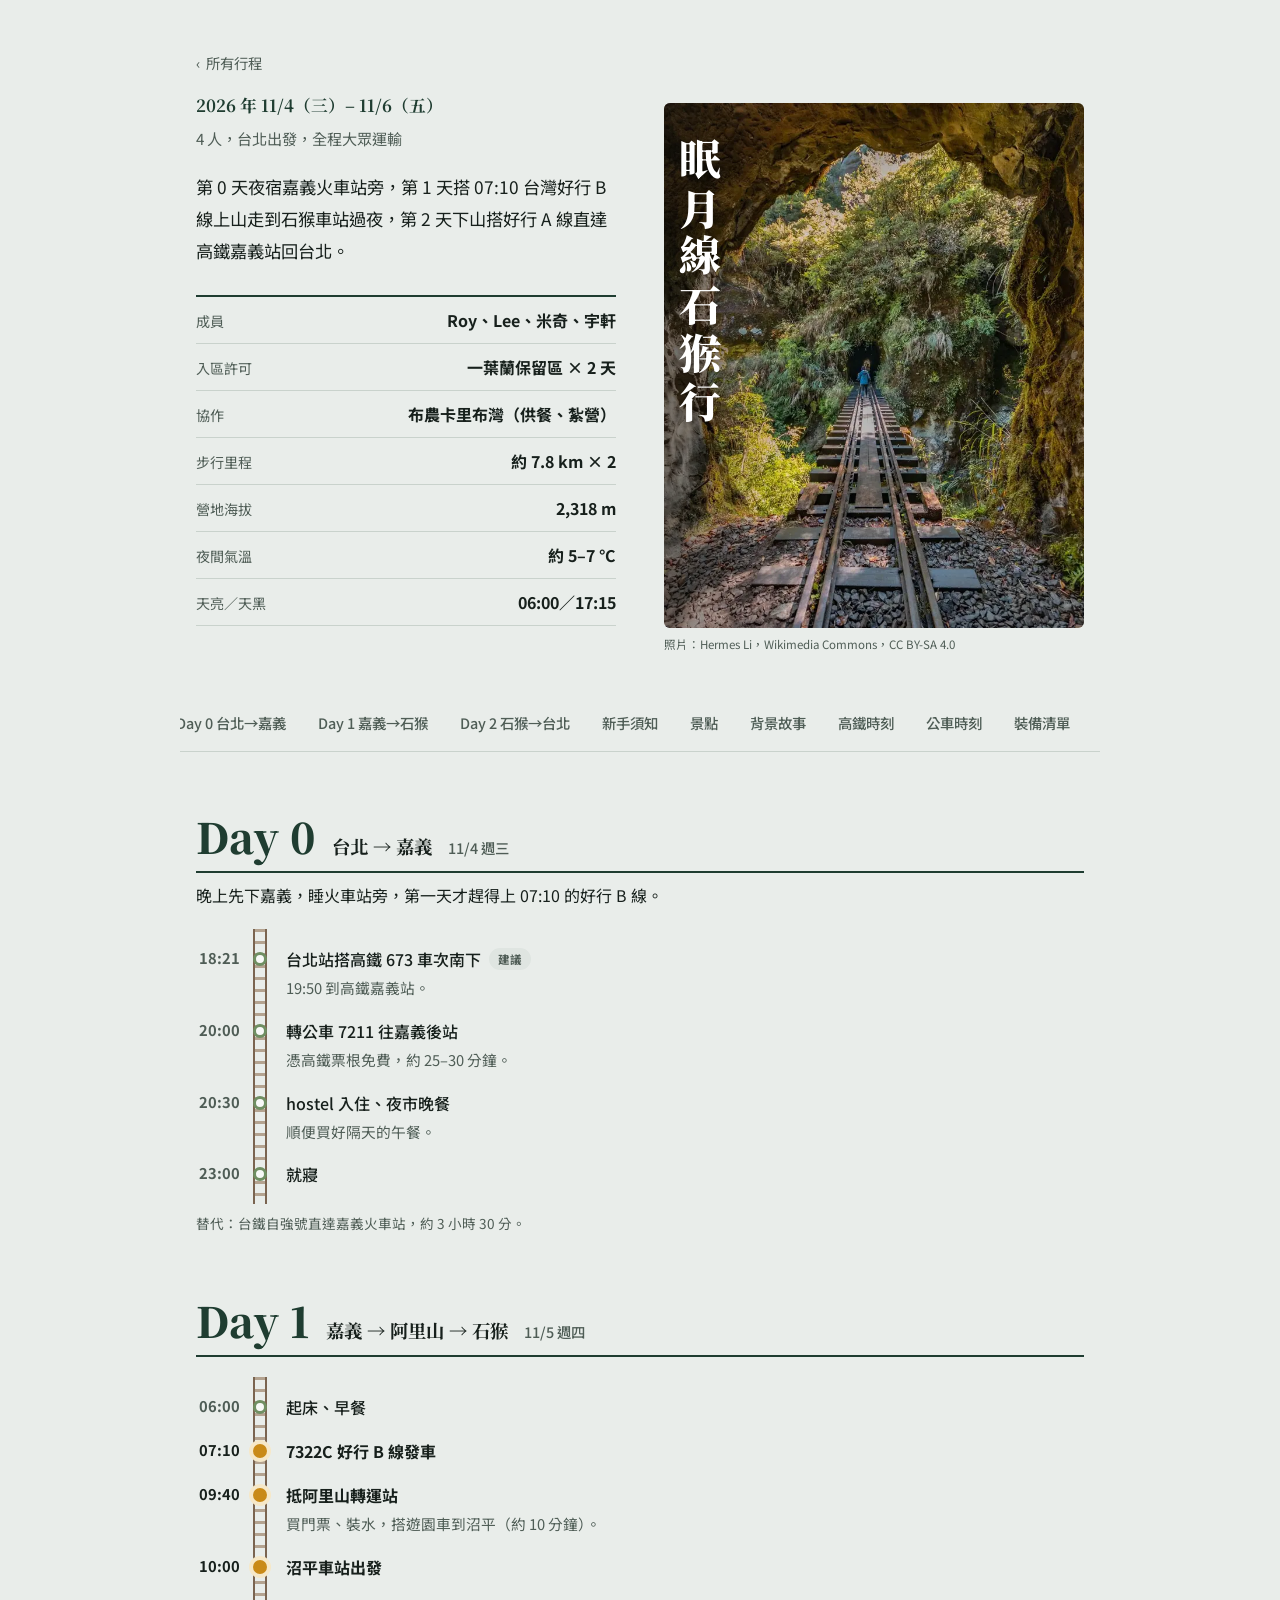
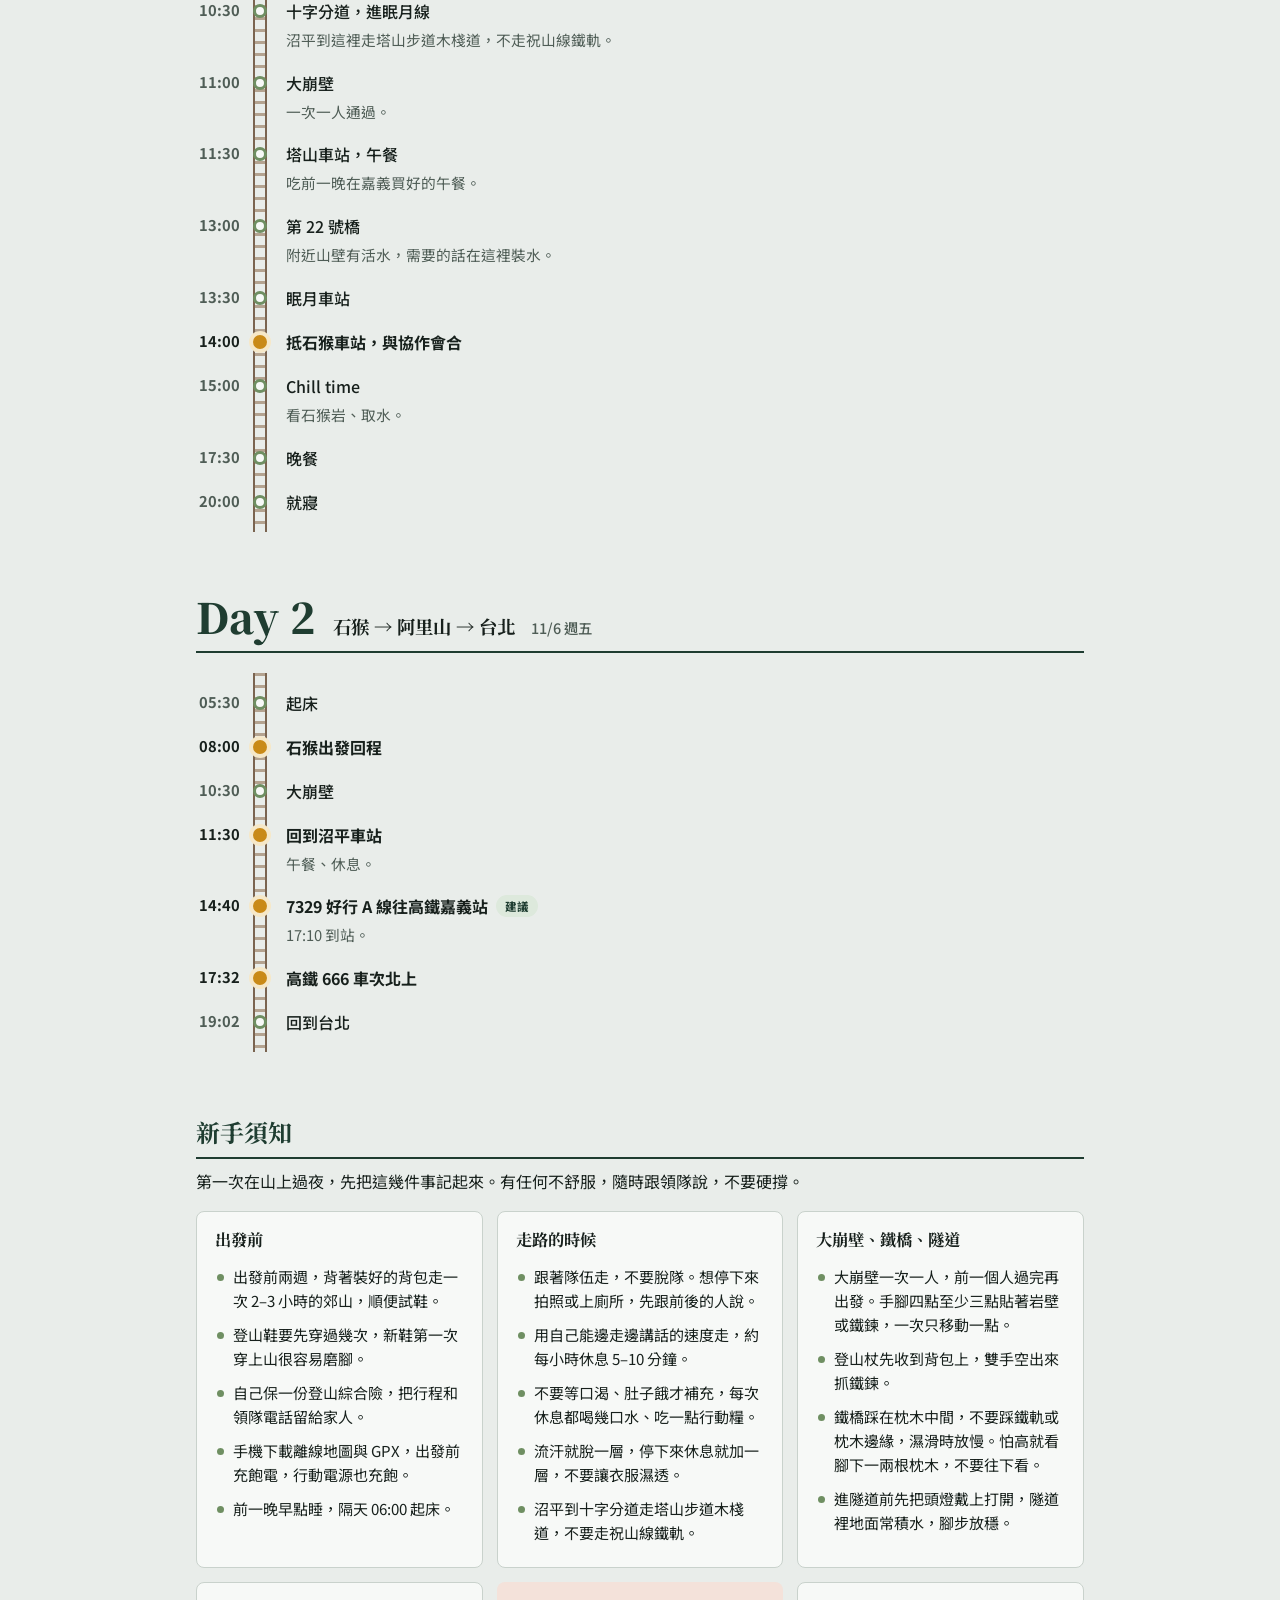
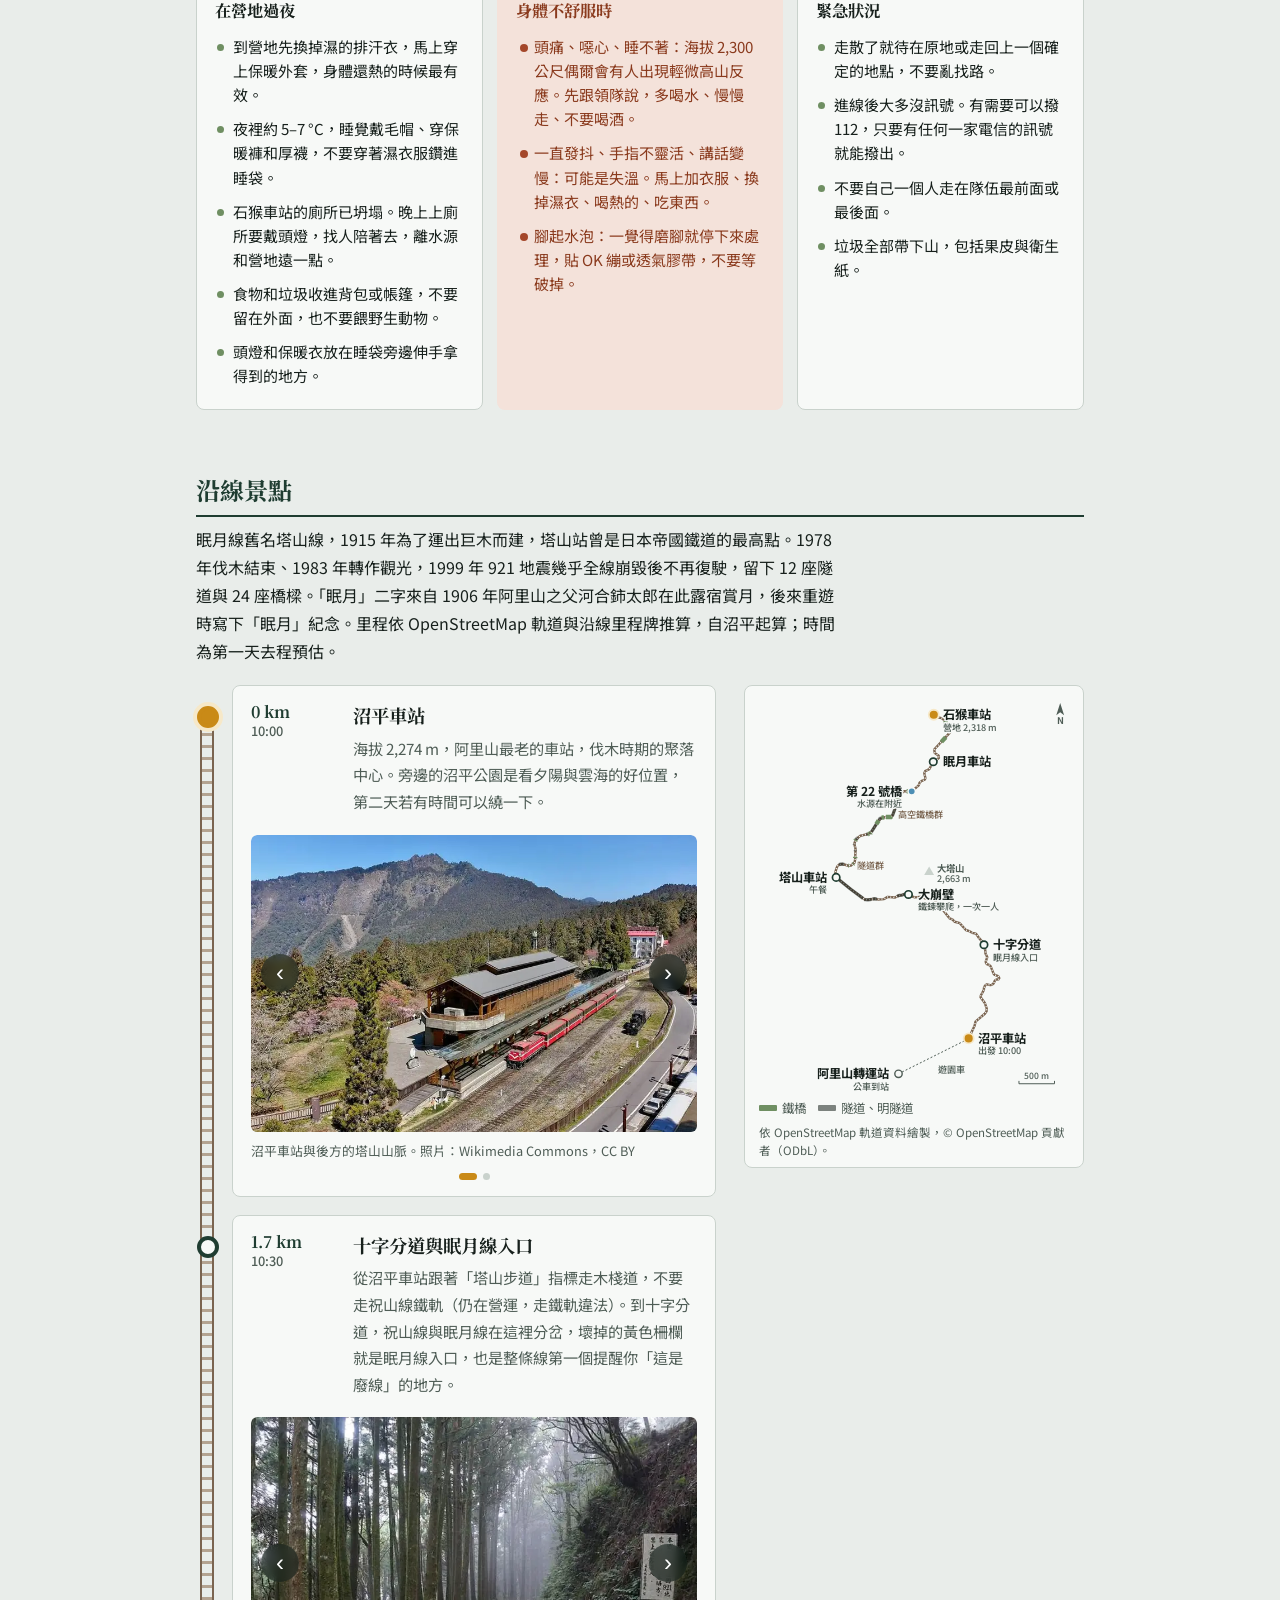
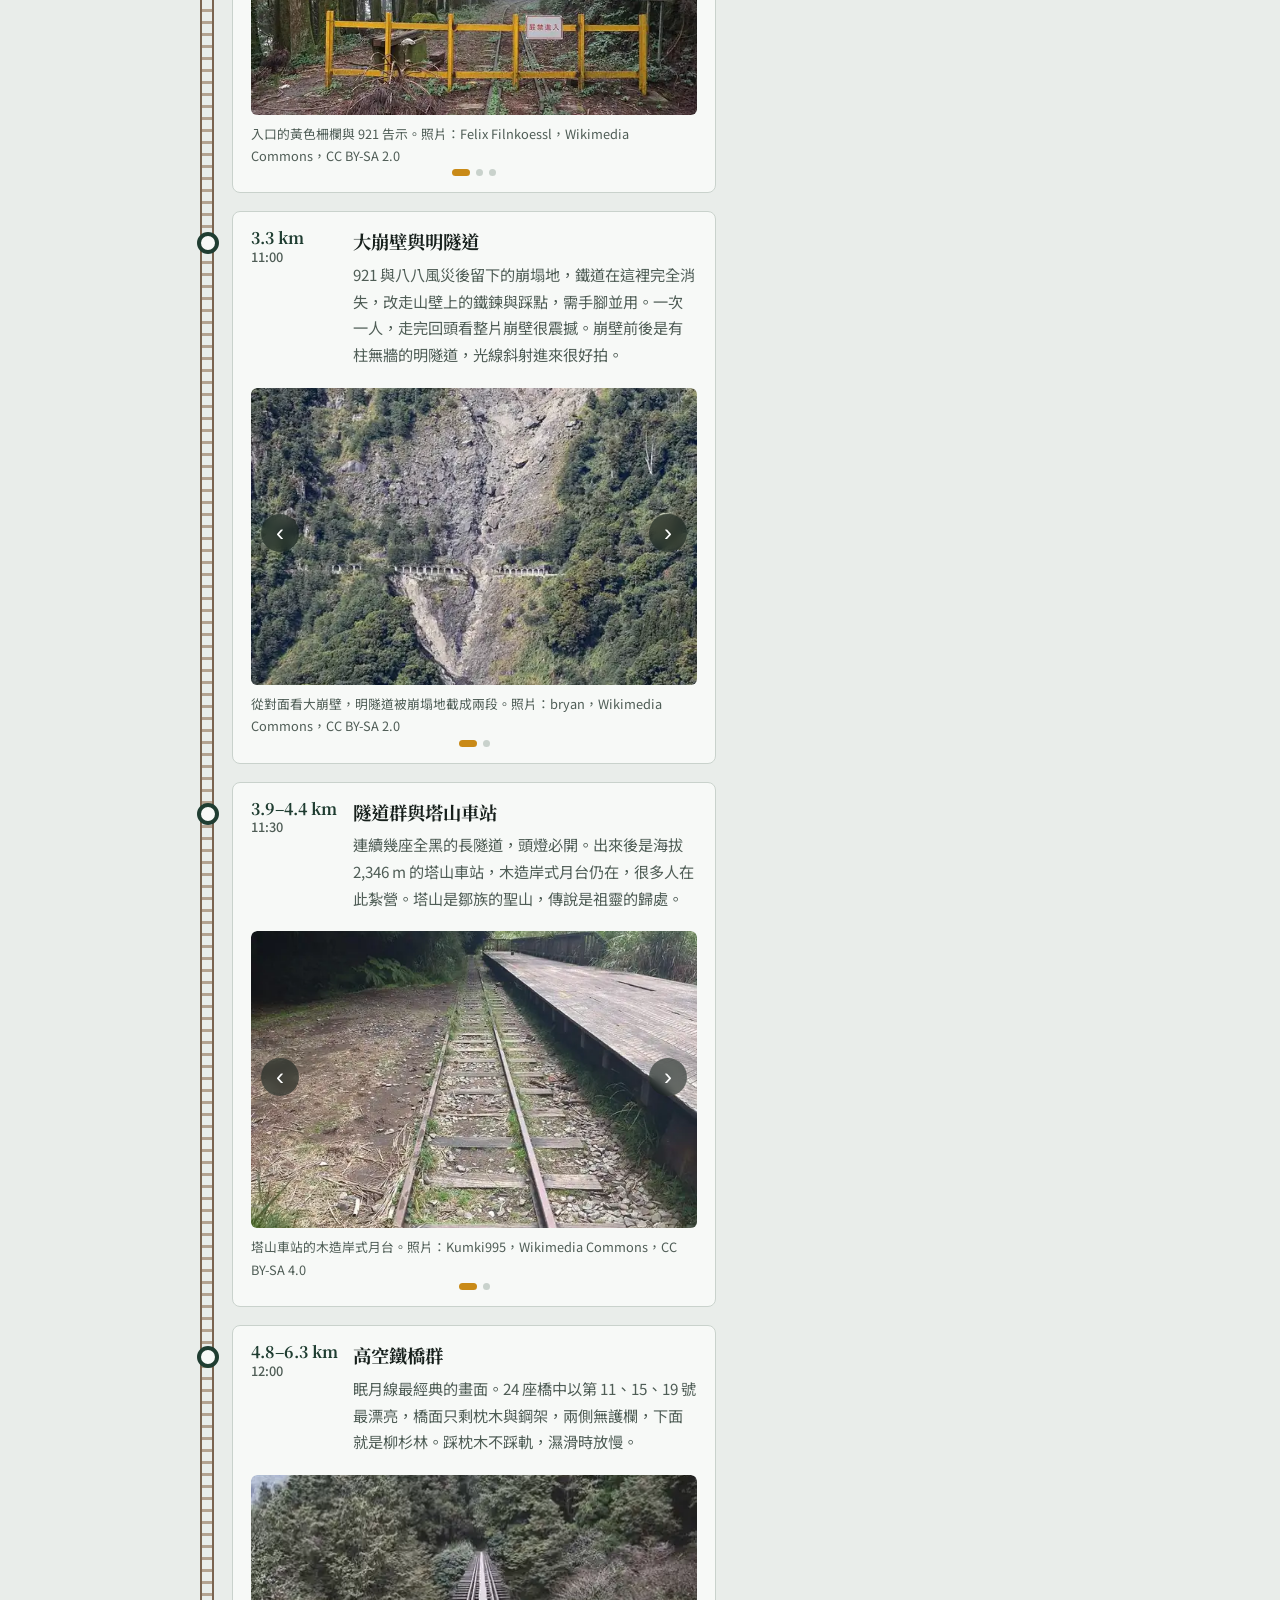
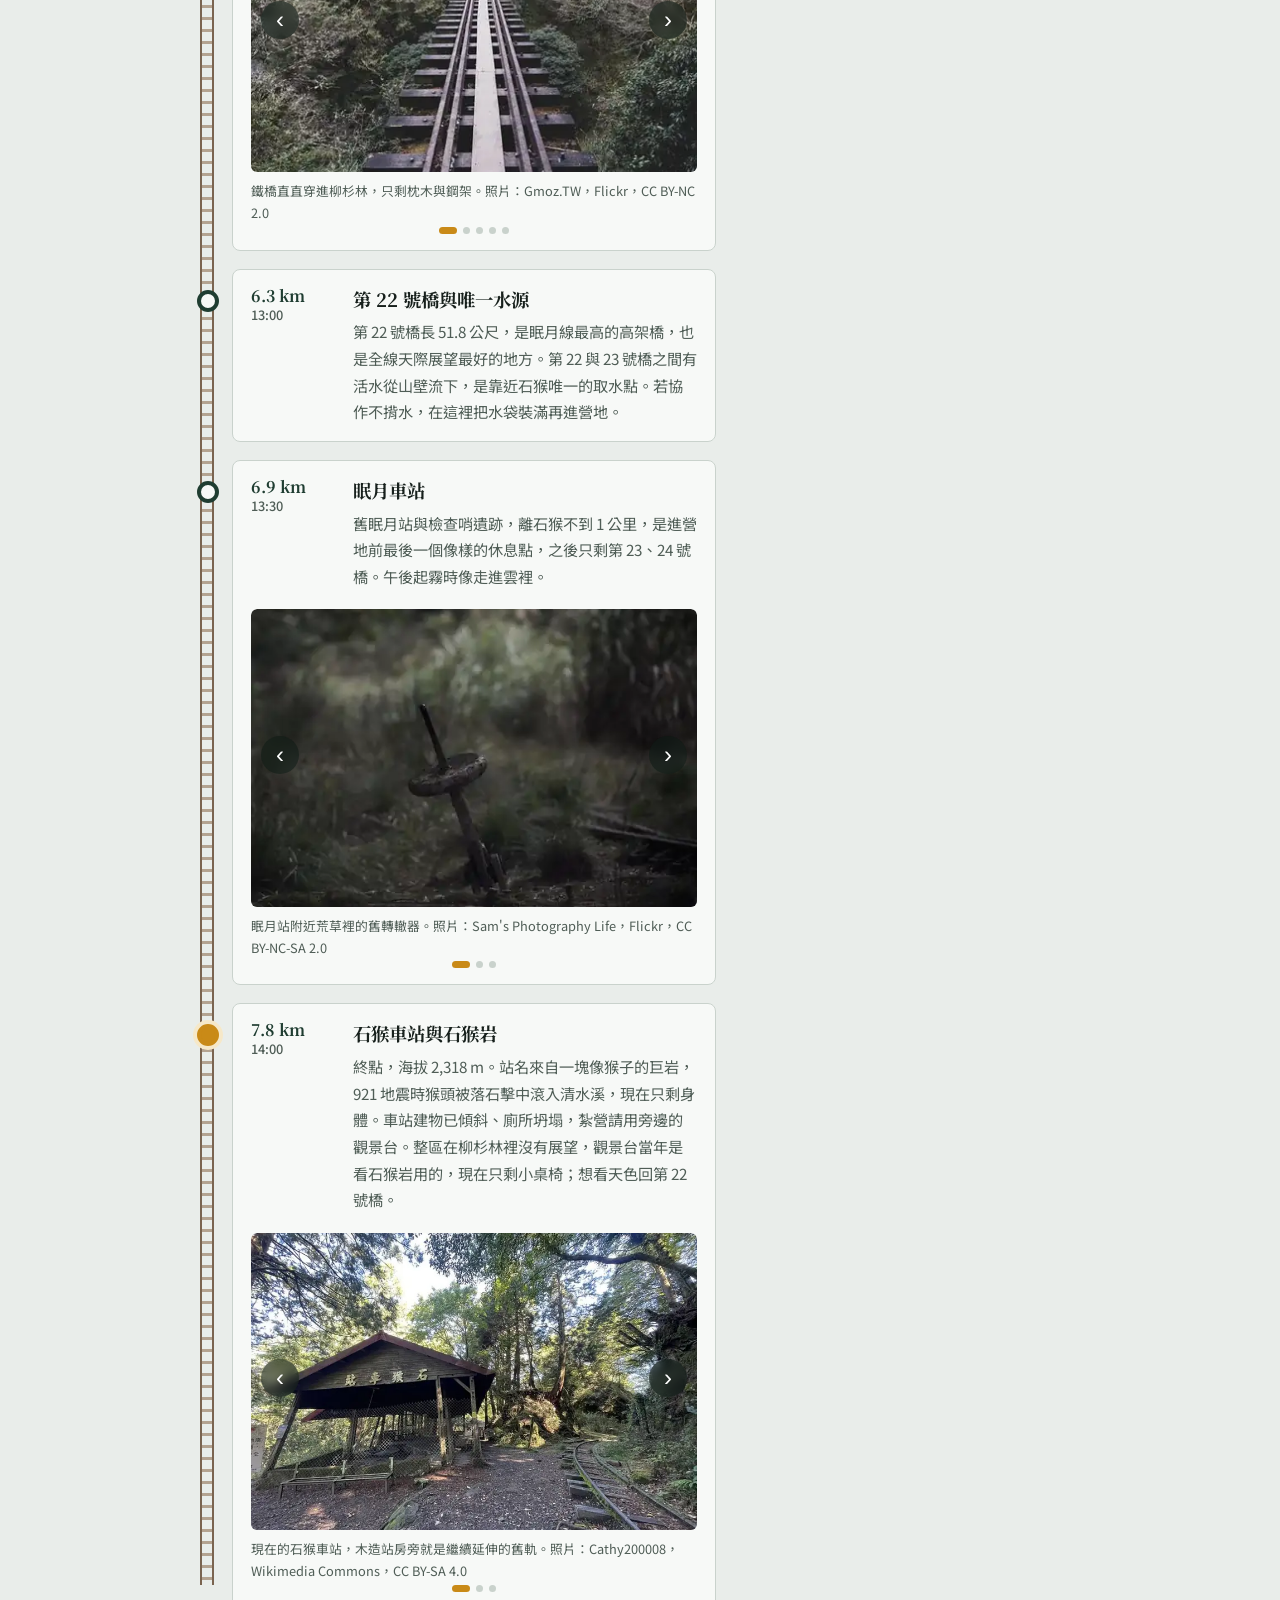
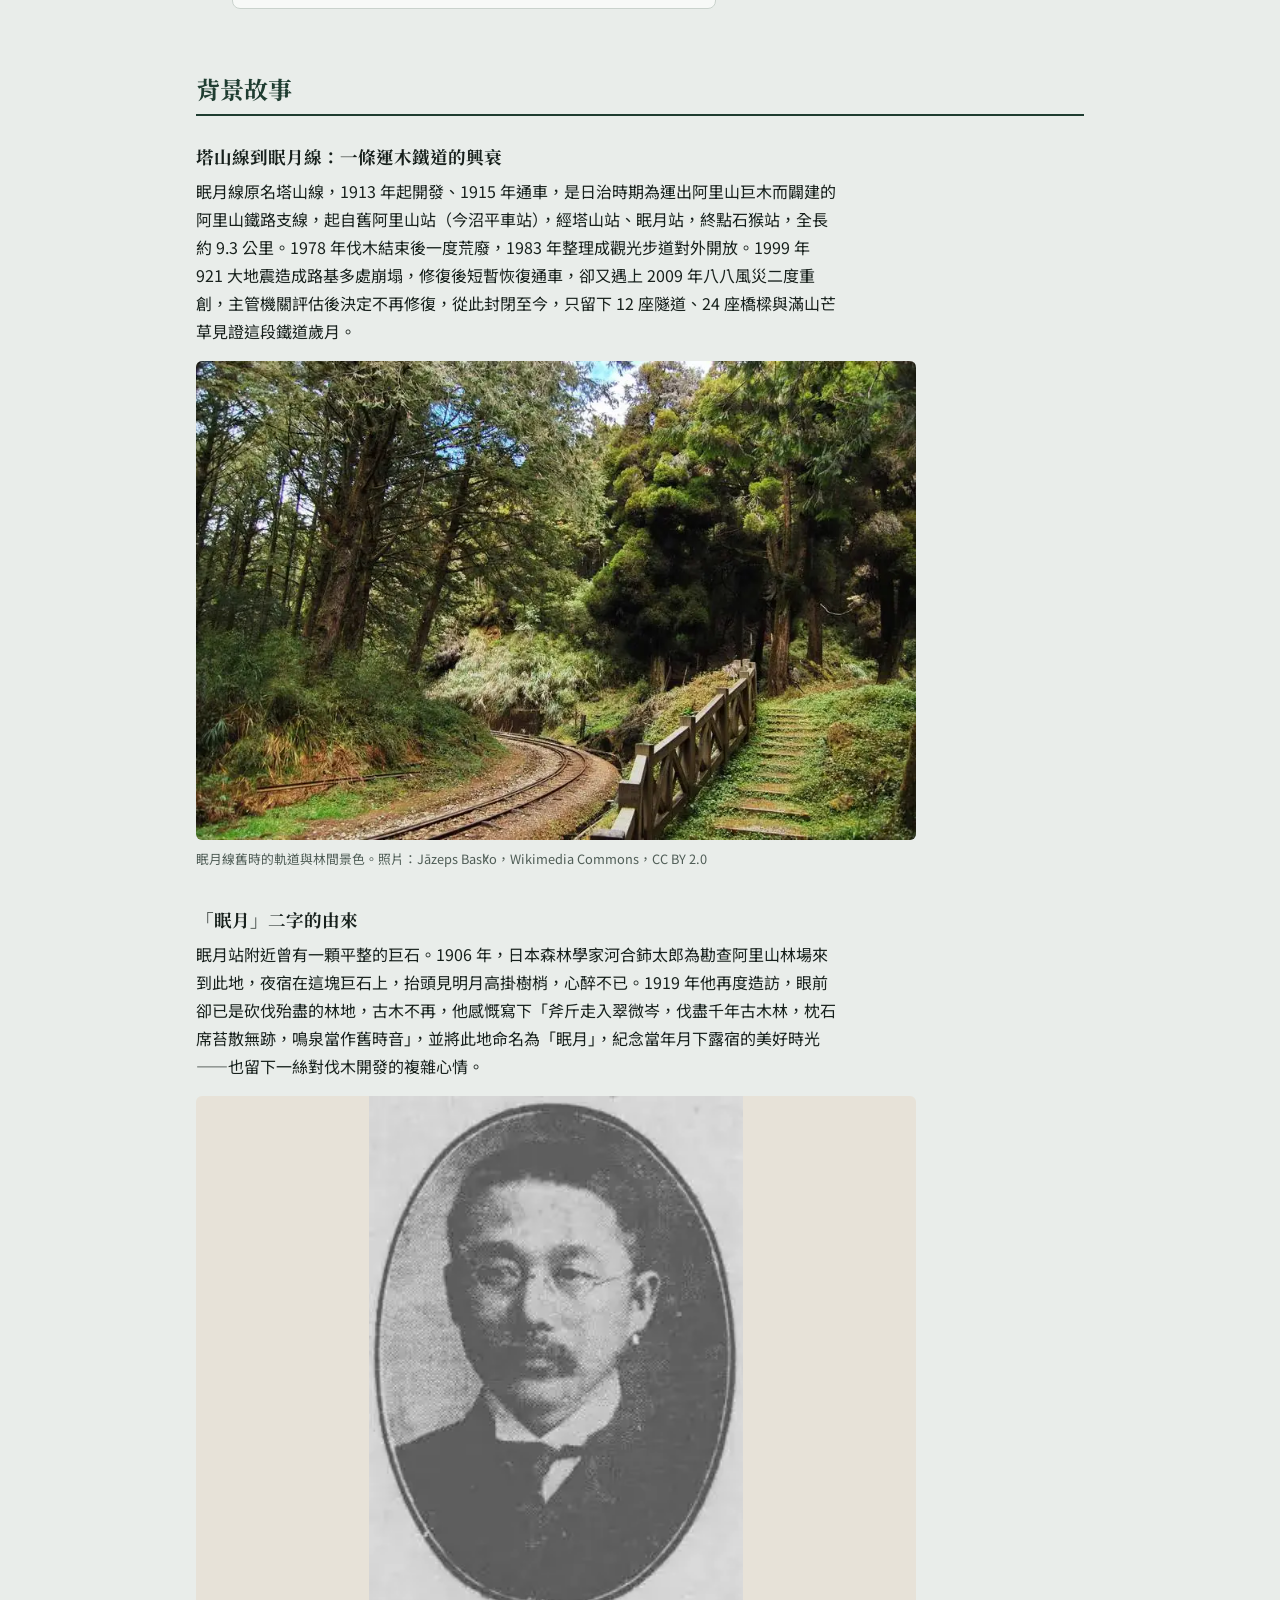
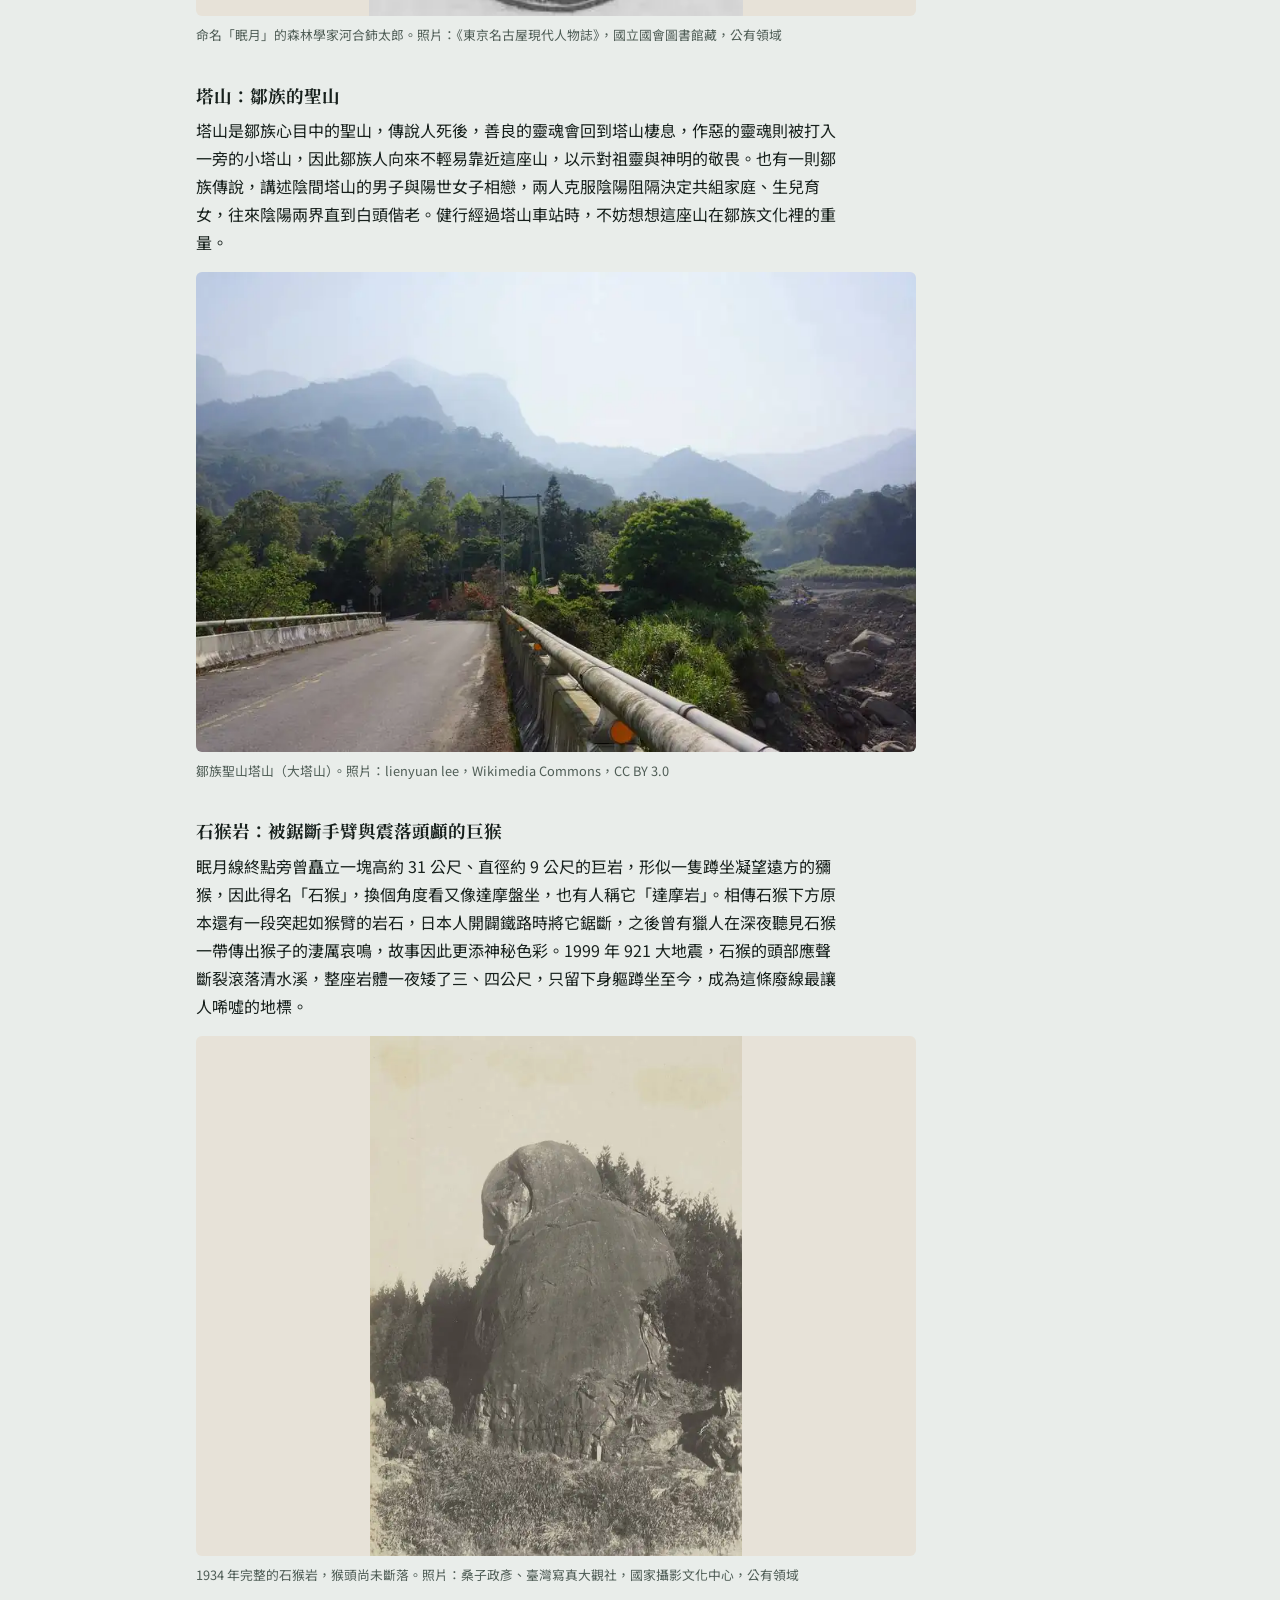
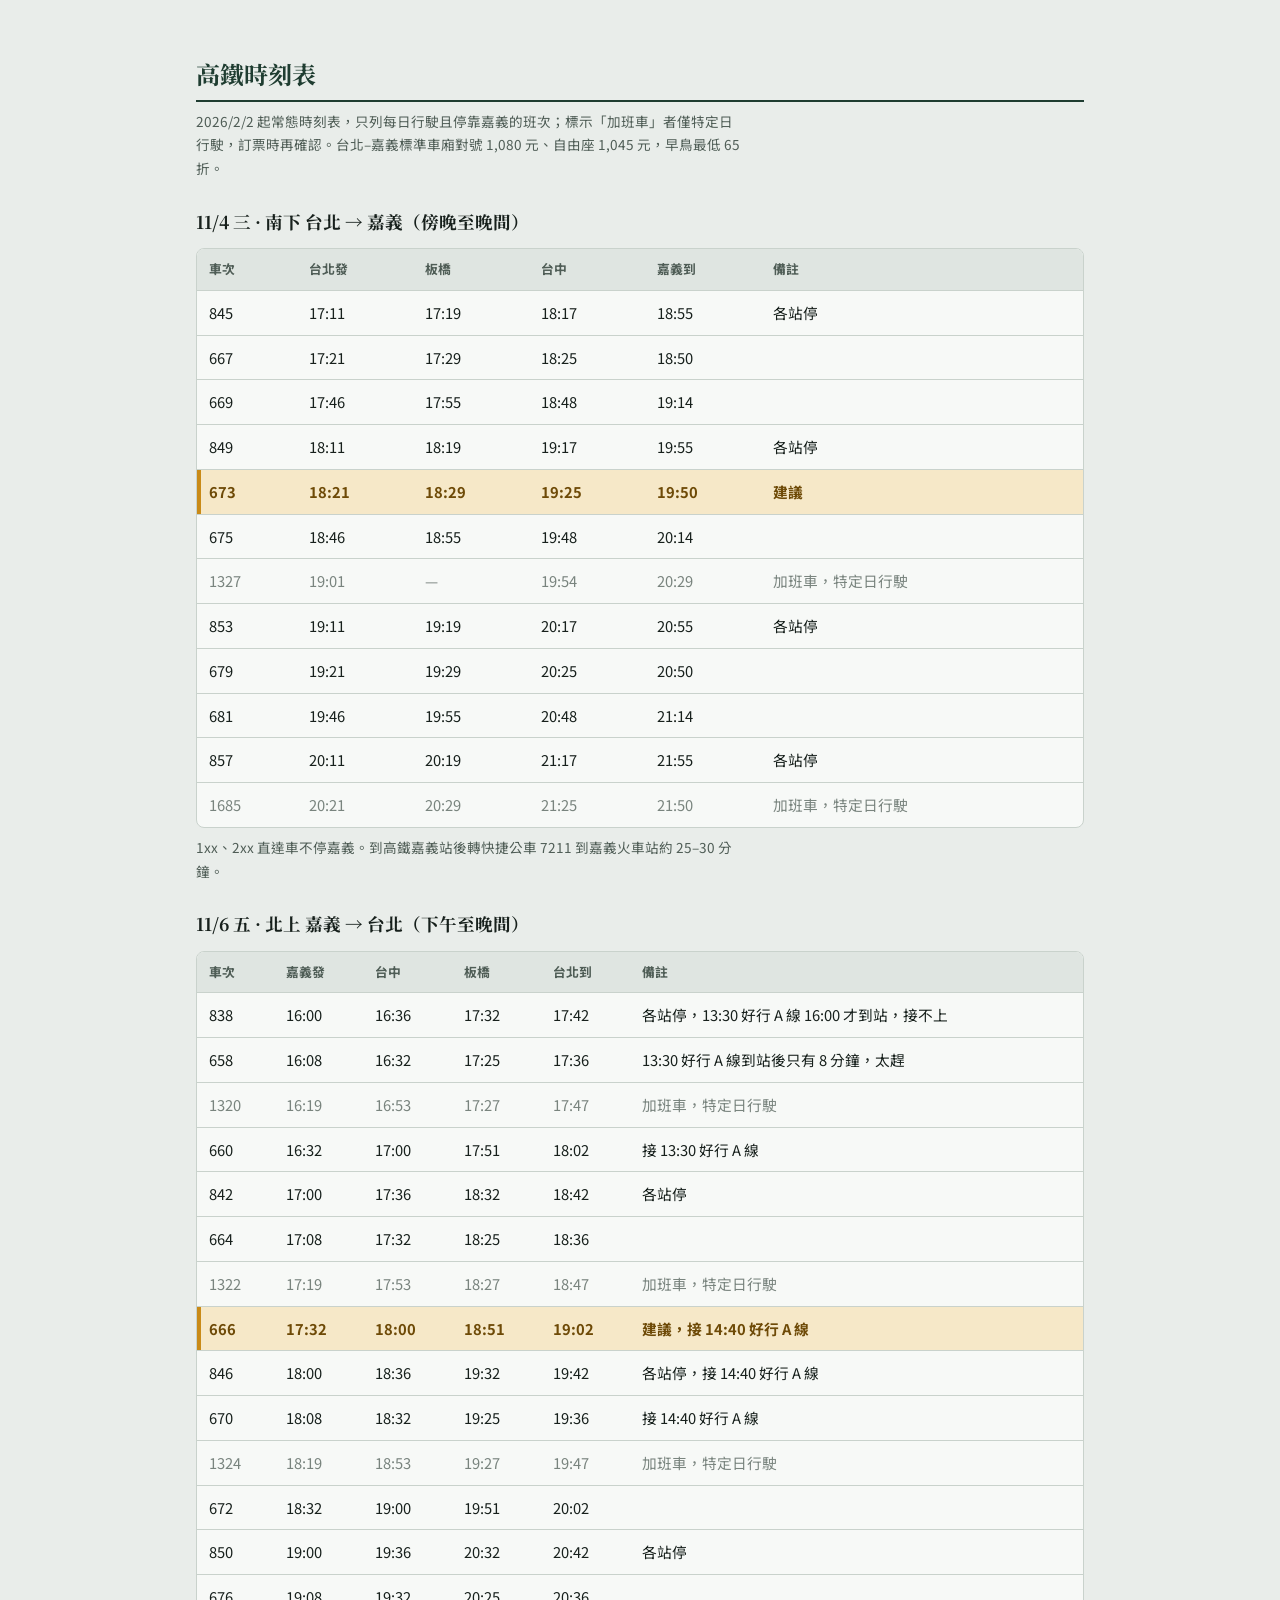
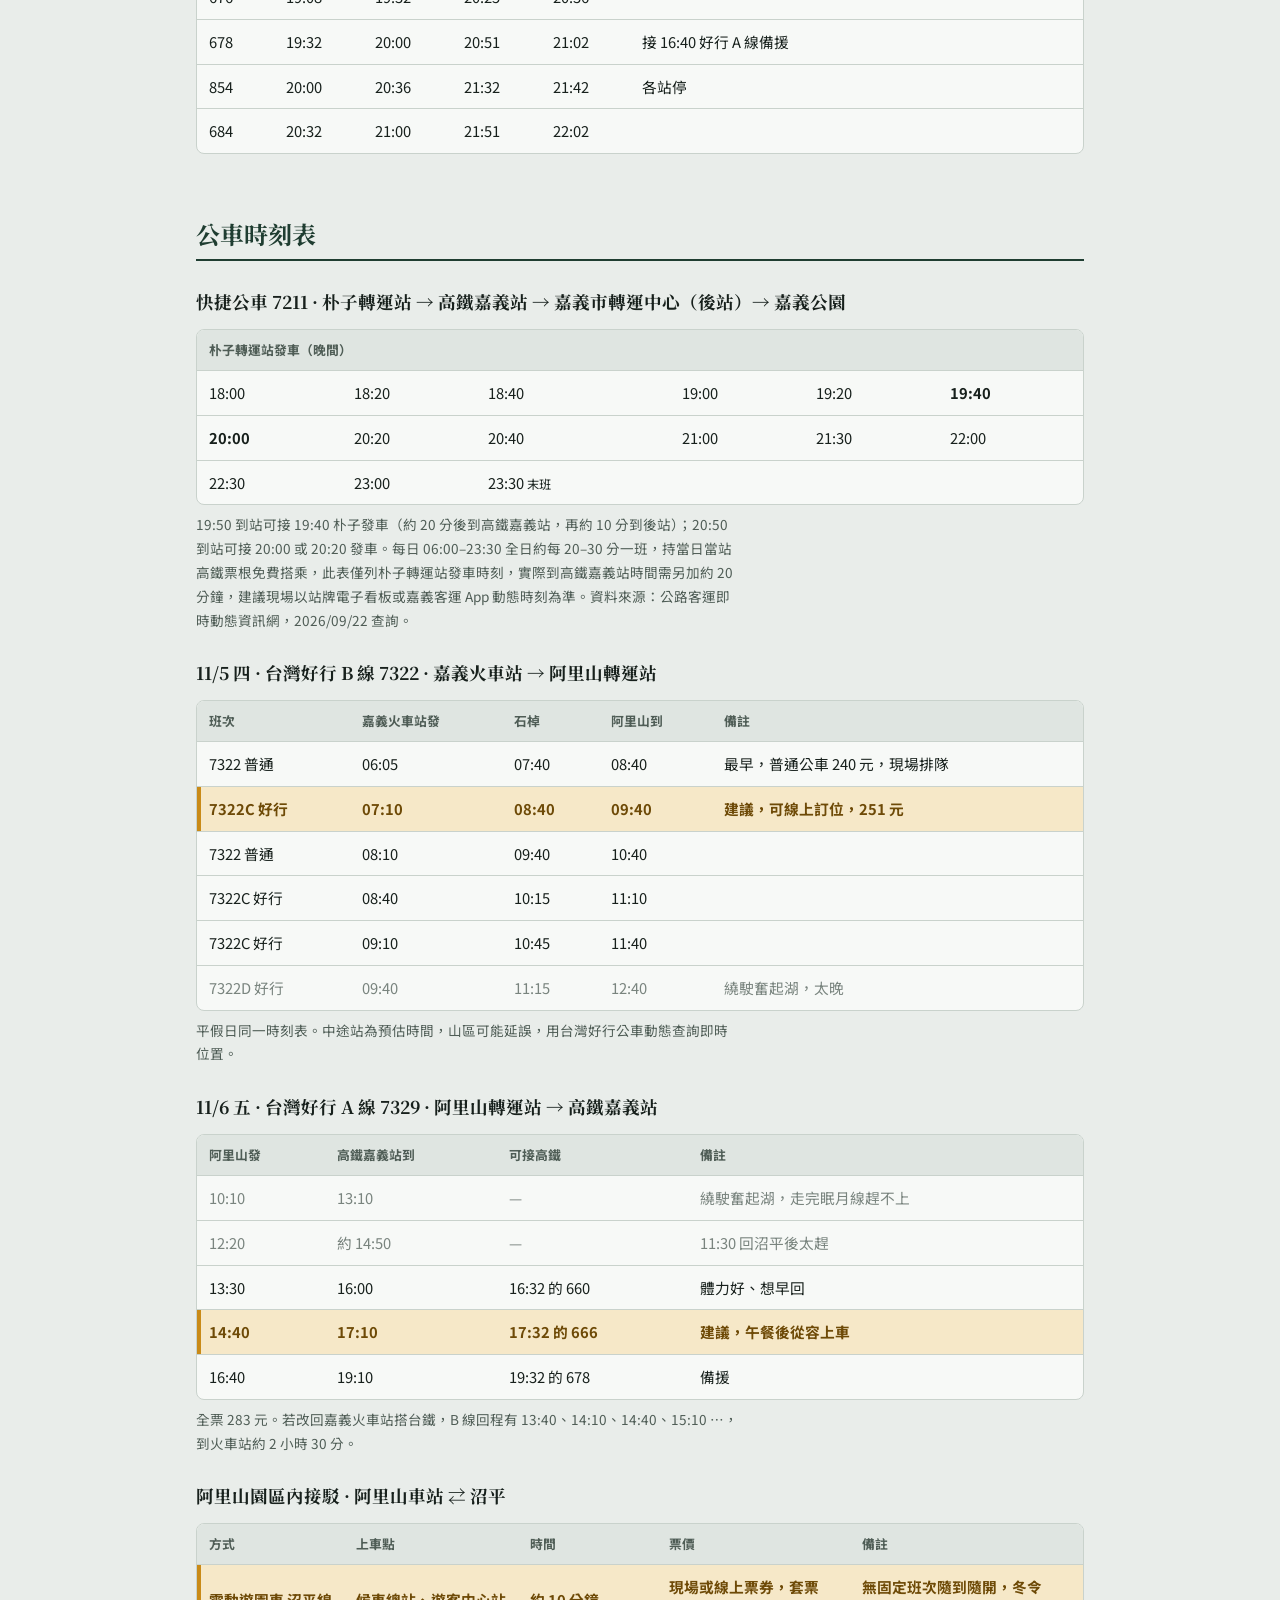
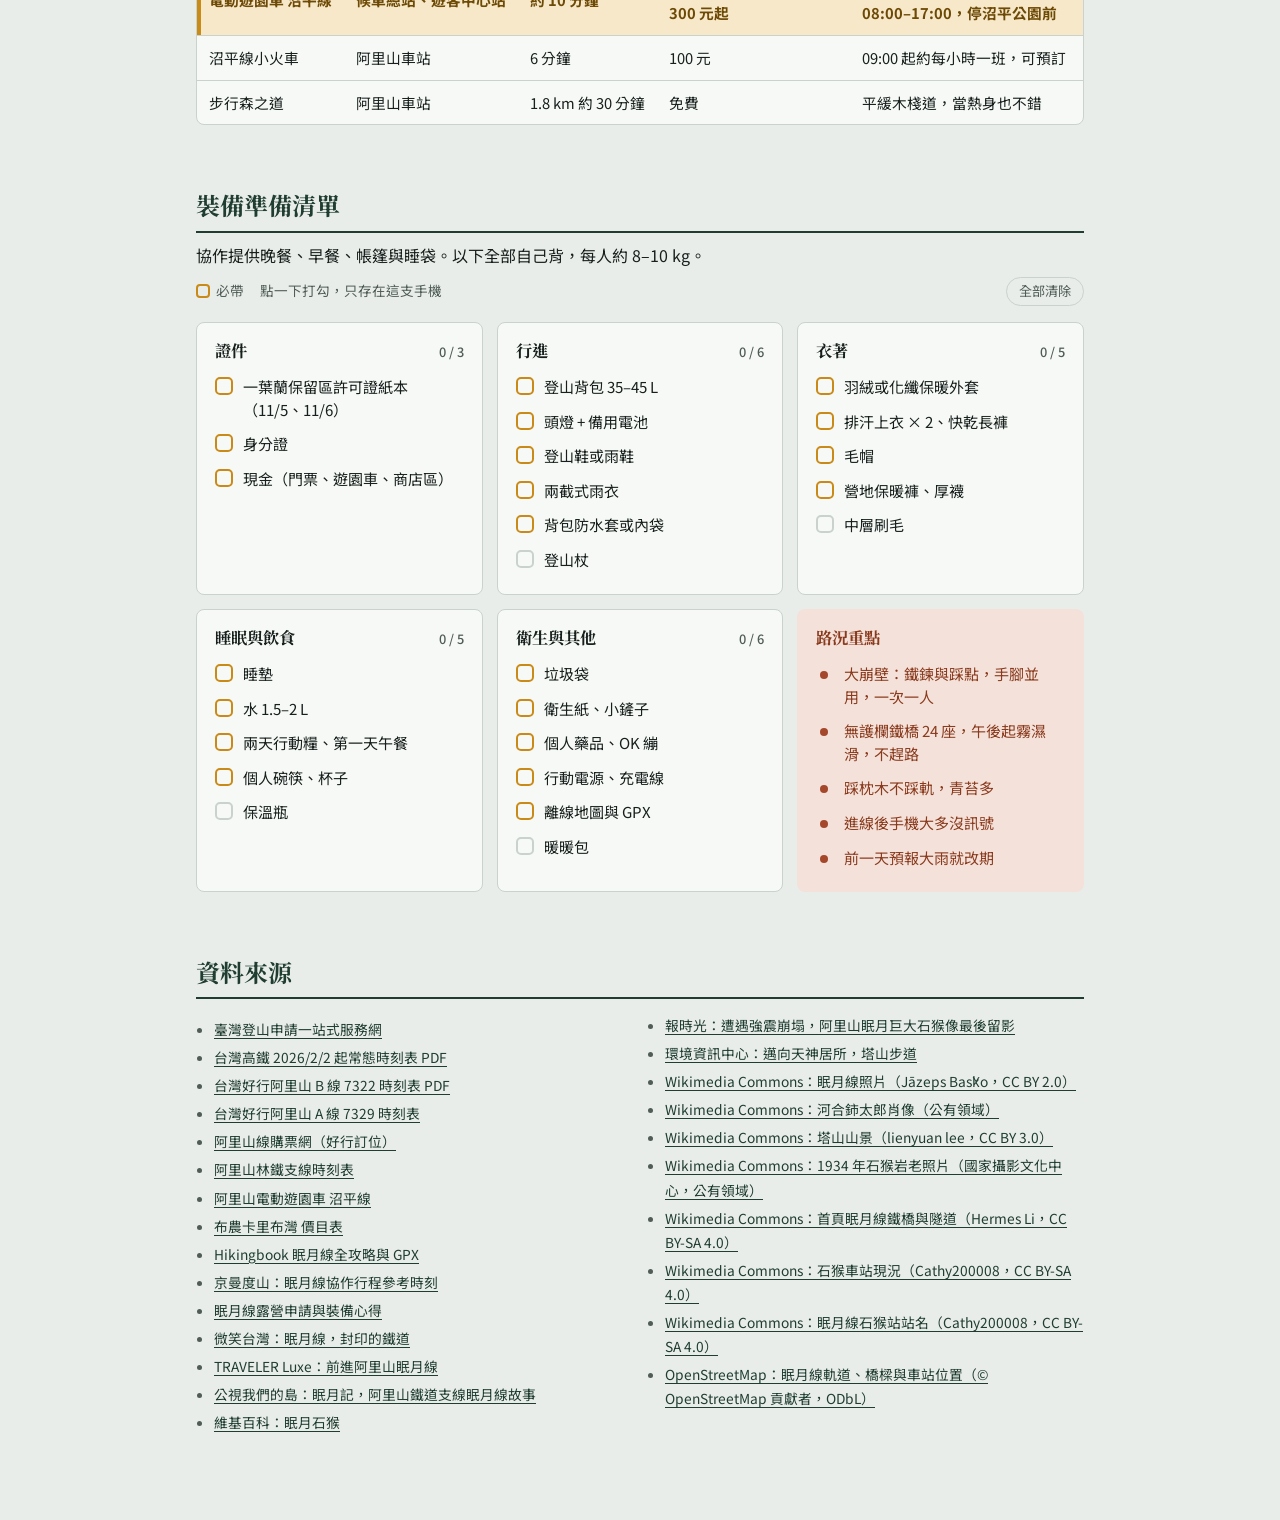
<file: 2026-11-mianyue/index.html>
<!DOCTYPE html>
<html lang="zh-Hant">
<head>
<meta charset="utf-8">
<meta name="viewport" content="width=device-width, initial-scale=1, viewport-fit=cover">
<title>眠月線石猴行</title>
<link rel="preconnect" href="https://fonts.googleapis.com">
<link rel="preconnect" href="https://fonts.gstatic.com" crossorigin>
<link rel="stylesheet" href="https://fonts.googleapis.com/css2?family=Noto+Serif+TC:wght@700;900&family=Noto+Sans+TC:wght@400;500;700&display=swap">
<link rel="stylesheet" href="../assets/trip.css">
</head>
<body data-pack-key="mianyue-pack">
<div class="wrap">
<header class="hero">
  <figure class="hero-img">
    <h1>眠月線石猴行</h1>
    <img style="background-image:url([data-uri])" fetchpriority="high" src="images/hero.webp" width="720" height="900" alt="從隧道口望出去，眠月線鐵橋接進對面的下一座隧道，一位健行者正走在橋上">
    <figcaption>照片：Hermes Li，Wikimedia Commons，CC BY-SA 4.0</figcaption>
  </figure>
  <div class="hero-text">
    <a class="back" href="../">所有行程</a>
    <p class="when">2026 年 11/4（三）– 11/6（五）</p>
    <p class="who">4 人，台北出發，全程大眾運輸</p>
    <p class="sub">第 0 天夜宿嘉義火車站旁，第 1 天搭 07:10 台灣好行 B 線上山走到石猴車站過夜，第 2 天下山搭好行 A 線直達高鐵嘉義站回台北。</p>
    <dl class="facts">
      <div><dt>成員</dt><dd>Roy、Lee、米奇、宇軒</dd></div>
      <div><dt>入區許可</dt><dd>一葉蘭保留區 × 2 天</dd></div>
      <div><dt>協作</dt><dd>布農卡里布灣（供餐、紮營）</dd></div>
      <div><dt>步行里程</dt><dd>約 7.8 km × 2</dd></div>
      <div><dt>營地海拔</dt><dd>2,318 m</dd></div>
      <div><dt>夜間氣溫</dt><dd>約 5–7 °C</dd></div>
      <div><dt>天亮／天黑</dt><dd>06:00／17:15</dd></div>
    </dl>
  </div>
</header>

<nav class="days" aria-label="頁面章節">
  <a href="#d0">Day 0 台北→嘉義</a>
  <a href="#d1">Day 1 嘉義→石猴</a>
  <a href="#d2">Day 2 石猴→台北</a>
  <a href="#tips">新手須知</a>
  <a href="#spots">景點</a>
  <a href="#story">背景故事</a>
  <a href="#hsr">高鐵時刻</a>
  <a href="#bus">公車時刻</a>
  <a href="#gear">裝備清單</a>
</nav>



<h2 id="d0" class="day"><span class="dn">Day 0</span><span class="dr">台北 → 嘉義</span><span class="dd">11/4 週三</span></h2>
<p>晚上先下嘉義，睡火車站旁，第一天才趕得上 07:10 的好行 B 線。</p>
<ul class="tl">
  <li><time>18:21</time><span class="t">台北站搭高鐵 673 車次南下<span class="tag">建議</span></span><span class="d">19:50 到高鐵嘉義站。</span></li>
  <li><time>20:00</time><span class="t">轉公車 7211 往嘉義後站</span><span class="d">憑高鐵票根免費，約 25–30 分鐘。</span></li>
  <li><time>20:30</time><span class="t">hostel 入住、夜市晚餐</span><span class="d">順便買好隔天的午餐。</span></li>
  <li><time>23:00</time><span class="t">就寢</span></li>
</ul>
<p class="caption">替代：台鐵自強號直達嘉義火車站，約 3 小時 30 分。</p>

<h2 id="d1" class="day"><span class="dn">Day 1</span><span class="dr">嘉義 → 阿里山 → 石猴</span><span class="dd">11/5 週四</span></h2>
<ul class="tl">
  <li><time>06:00</time><span class="t">起床、早餐</span></li>
  <li class="key"><time>07:10</time><span class="t">7322C 好行 B 線發車</span></li>
  <li class="key"><time>09:40</time><span class="t">抵阿里山轉運站</span><span class="d">買門票、裝水，搭遊園車到沼平（約 10 分鐘）。</span></li>
  <li class="key"><time>10:00</time><span class="t">沼平車站出發</span></li>
  <li><time>10:30</time><span class="t">十字分道，進眠月線</span><span class="d">沼平到這裡走塔山步道木棧道，不走祝山線鐵軌。</span></li>
  <li><time>11:00</time><span class="t">大崩壁</span><span class="d">一次一人通過。</span></li>
  <li><time>11:30</time><span class="t">塔山車站，午餐</span><span class="d">吃前一晚在嘉義買好的午餐。</span></li>
  <li><time>13:00</time><span class="t">第 22 號橋</span><span class="d">附近山壁有活水，需要的話在這裡裝水。</span></li>
  <li><time>13:30</time><span class="t">眠月車站</span></li>
  <li class="key"><time>14:00</time><span class="t">抵石猴車站，與協作會合</span></li>
  <li><time>15:00</time><span class="t">Chill time</span><span class="d">看石猴岩、取水。</span></li>
  <li><time>17:30</time><span class="t">晚餐</span></li>
  <li><time>20:00</time><span class="t">就寢</span></li>
</ul>

<h2 id="d2" class="day"><span class="dn">Day 2</span><span class="dr">石猴 → 阿里山 → 台北</span><span class="dd">11/6 週五</span></h2>
<ul class="tl">
  <li><time>05:30</time><span class="t">起床</span></li>
  <li class="key"><time>08:00</time><span class="t">石猴出發回程</span></li>
  <li><time>10:30</time><span class="t">大崩壁</span></li>
  <li class="key"><time>11:30</time><span class="t">回到沼平車站</span><span class="d">午餐、休息。</span></li>
  <li class="key"><time>14:40</time><span class="t">7329 好行 A 線往高鐵嘉義站<span class="tag go">建議</span></span><span class="d">17:10 到站。</span></li>
  <li class="key"><time>17:32</time><span class="t">高鐵 666 車次北上</span></li>
  <li><time>19:02</time><span class="t">回到台北</span></li>
</ul>

<h2 id="tips" class="plain">新手須知</h2>
<p>第一次在山上過夜，先把這幾件事記起來。有任何不舒服，隨時跟領隊說，不要硬撐。</p>
<div class="tips">
  <div class="box">
    <h3>出發前</h3>
    <ul>
      <li>出發前兩週，背著裝好的背包走一次 2–3 小時的郊山，順便試鞋。</li>
      <li>登山鞋要先穿過幾次，新鞋第一次穿上山很容易磨腳。</li>
      <li>自己保一份登山綜合險，把行程和領隊電話留給家人。</li>
      <li>手機下載離線地圖與 GPX，出發前充飽電，行動電源也充飽。</li>
      <li>前一晚早點睡，隔天 06:00 起床。</li>
    </ul>
  </div>
  <div class="box">
    <h3>走路的時候</h3>
    <ul>
      <li>跟著隊伍走，不要脫隊。想停下來拍照或上廁所，先跟前後的人說。</li>
      <li>用自己能邊走邊講話的速度走，約每小時休息 5–10 分鐘。</li>
      <li>不要等口渴、肚子餓才補充，每次休息都喝幾口水、吃一點行動糧。</li>
      <li>流汗就脫一層，停下來休息就加一層，不要讓衣服濕透。</li>
      <li>沼平到十字分道走塔山步道木棧道，不要走祝山線鐵軌。</li>
    </ul>
  </div>
  <div class="box">
    <h3>大崩壁、鐵橋、隧道</h3>
    <ul>
      <li>大崩壁一次一人，前一個人過完再出發。手腳四點至少三點貼著岩壁或鐵鍊，一次只移動一點。</li>
      <li>登山杖先收到背包上，雙手空出來抓鐵鍊。</li>
      <li>鐵橋踩在枕木中間，不要踩鐵軌或枕木邊緣，濕滑時放慢。怕高就看腳下一兩根枕木，不要往下看。</li>
      <li>進隧道前先把頭燈戴上打開，隧道裡地面常積水，腳步放穩。</li>
    </ul>
  </div>
  <div class="box">
    <h3>在營地過夜</h3>
    <ul>
      <li>到營地先換掉濕的排汗衣，馬上穿上保暖外套，身體還熱的時候最有效。</li>
      <li>夜裡約 5–7 °C，睡覺戴毛帽、穿保暖褲和厚襪，不要穿著濕衣服鑽進睡袋。</li>
      <li>石猴車站的廁所已坍塌。晚上上廁所要戴頭燈，找人陪著去，離水源和營地遠一點。</li>
      <li>食物和垃圾收進背包或帳篷，不要留在外面，也不要餵野生動物。</li>
      <li>頭燈和保暖衣放在睡袋旁邊伸手拿得到的地方。</li>
    </ul>
  </div>
  <div class="box notes">
    <h3>身體不舒服時</h3>
    <ul>
      <li>頭痛、噁心、睡不著：海拔 2,300 公尺偶爾會有人出現輕微高山反應。先跟領隊說，多喝水、慢慢走、不要喝酒。</li>
      <li>一直發抖、手指不靈活、講話變慢：可能是失溫。馬上加衣服、換掉濕衣、喝熱的、吃東西。</li>
      <li>腳起水泡：一覺得磨腳就停下來處理，貼 OK 繃或透氣膠帶，不要等破掉。</li>
    </ul>
  </div>
  <div class="box">
    <h3>緊急狀況</h3>
    <ul>
      <li>走散了就待在原地或走回上一個確定的地點，不要亂找路。</li>
      <li>進線後大多沒訊號。有需要可以撥 112，只要有任何一家電信的訊號就能撥出。</li>
      <li>不要自己一個人走在隊伍最前面或最後面。</li>
      <li>垃圾全部帶下山，包括果皮與衛生紙。</li>
    </ul>
  </div>
</div>

<h2 id="spots" class="plain">沿線景點</h2>
<p>眠月線舊名塔山線，1915 年為了運出巨木而建，塔山站曾是日本帝國鐵道的最高點。1978 年伐木結束、1983 年轉作觀光，1999 年 921 地震幾乎全線崩毀後不再復駛，留下 12 座隧道與 24 座橋樑。「眠月」二字來自 1906 年阿里山之父河合鈰太郎在此露宿賞月，後來重遊時寫下「眠月」紀念。里程依 OpenStreetMap 軌道與沿線里程牌推算，自沼平起算；時間為第一天去程預估。</p>
<div class="route-wrap"><figure class="map"><svg class="map-svg" viewBox="0 0 4472 5573" role="img" aria-labelledby="mapT mapD">
<title id="mapT">眠月線路線圖</title>
<desc id="mapD">從阿里山轉運站搭遊園車到沼平車站，走塔山步道到十字分道進眠月線，往北經過大崩壁、塔山車站、高空鐵橋群、第 22 號橋、眠月車站，終點石猴車站。</desc>
<g class="m-peak"><path d="M2449 2398 L2519 2518 L2379 2518 Z"/><text x="2559" y="2478">大塔山</text><text class="m-sub" x="2559" y="2618">2,663 m</text></g>
<path class="m-shuttle" d="M2018 5313 L3001 4822"/>
<text class="m-sub" x="2569" y="5297">遊園車</text>
<path class="m-bed" d="M3005 4815 L3088 4638 L3101 4580 L3232 4468 L3256 4435 L3259 4396 L3234 4322 L3173 4237 L3176 4212 L3219 4133 L3220 4107 L3234 4073 L3260 4055 L3309 4066 L3331 4063 L3357 4040 L3374 4000 L3396 3987 L3427 3984 L3435 3968 L3419 3939 L3374 3923 L3358 3911 L3313 3799 L3292 3783 L3262 3772 L3249 3753 L3245 3737 L3266 3671 L3241 3620 L3238 3575 L3220 3498 L3204 3465 L3143 3395 L3115 3352 L3103 3340 L3052 3331 L3022 3310 L2966 3291 L2880 3195 L2810 3175 L2775 3141 L2735 3127 L2569 2913 L2528 2876 L2394 2846 L2345 2824 L2249 2832 L2200 2816 L2158 2791 L2112 2784 L2065 2800 L2017 2808 L1971 2834 L1866 2825 L1815 2856 L1726 2861 L1679 2851 L1592 2866 L1548 2864 L1352 2722 L1141 2551 L1130 2514 L1132 2471 L1147 2420 L1163 2388 L1183 2371 L1228 2363 L1315 2387 L1349 2386 L1400 2342 L1408 2300 L1414 2150 L1396 2078 L1412 2036 L1447 1993 L1483 1965 L1582 1943 L1633 1919 L1739 1751 L1783 1713 L1842 1702 L1911 1702 L1936 1676 L1973 1572 L2009 1428 L2025 1407 L2063 1363 L2094 1340 L2204 1341 L2302 1256 L2315 1219 L2346 1194 L2390 1174 L2396 1154 L2381 1087 L2393 1057 L2451 1028 L2507 925 L2558 896 L2586 870 L2583 840 L2529 802 L2520 753 L2724 533 L2746 505 L2750 483 L2738 457 L2697 403 L2672 349 L2625 311 L2576 303 L2532 284 L2514 264"/>
<path class="m-ties" d="M3005 4815 L3088 4638 L3101 4580 L3232 4468 L3256 4435 L3259 4396 L3234 4322 L3173 4237 L3176 4212 L3219 4133 L3220 4107 L3234 4073 L3260 4055 L3309 4066 L3331 4063 L3357 4040 L3374 4000 L3396 3987 L3427 3984 L3435 3968 L3419 3939 L3374 3923 L3358 3911 L3313 3799 L3292 3783 L3262 3772 L3249 3753 L3245 3737 L3266 3671 L3241 3620 L3238 3575 L3220 3498 L3204 3465 L3143 3395 L3115 3352 L3103 3340 L3052 3331 L3022 3310 L2966 3291 L2880 3195 L2810 3175 L2775 3141 L2735 3127 L2569 2913 L2528 2876 L2394 2846 L2345 2824 L2249 2832 L2200 2816 L2158 2791 L2112 2784 L2065 2800 L2017 2808 L1971 2834 L1866 2825 L1815 2856 L1726 2861 L1679 2851 L1592 2866 L1548 2864 L1352 2722 L1141 2551 L1130 2514 L1132 2471 L1147 2420 L1163 2388 L1183 2371 L1228 2363 L1315 2387 L1349 2386 L1400 2342 L1408 2300 L1414 2150 L1396 2078 L1412 2036 L1447 1993 L1483 1965 L1582 1943 L1633 1919 L1739 1751 L1783 1713 L1842 1702 L1911 1702 L1936 1676 L1973 1572 L2009 1428 L2025 1407 L2063 1363 L2094 1340 L2204 1341 L2302 1256 L2315 1219 L2346 1194 L2390 1174 L2396 1154 L2381 1087 L2393 1057 L2451 1028 L2507 925 L2558 896 L2586 870 L2583 840 L2529 802 L2520 753 L2724 533 L2746 505 L2750 483 L2738 457 L2697 403 L2672 349 L2625 311 L2576 303 L2532 284 L2514 264"/>
<path class="m-tunnel" d="M1639 2860 L1592 2866 L1575 2866 L1558 2865 L1548 2864 L1537 2861"/>
<path class="m-tunnel" d="M1565 1947 L1567 1947 L1582 1943"/>
<path class="m-tunnel" d="M1616 1936 L1622 1931"/>
<path class="m-tunnel" d="M1638 1912 L1707 1802"/>
<path class="m-tunnel" d="M1742 1746 L1758 1722 L1779 1715"/>
<path class="m-tunnel" d="M1927 1686 L1936 1676 L1973 1572 L1984 1527"/>
<path class="m-tunnel" d="M2112 2784 L2081 2795 L2065 2800 L2030 2805 L2017 2808 L2001 2817"/>
<path class="m-tunnel" d="M2183 2806 L2158 2791 L2144 2783"/>
<path class="m-tunnel" d="M1715 2858 L1679 2851 L1654 2856"/>
<path class="m-tunnel" d="M1519 2846 L1352 2722 L1333 2706 L1229 2622 L1182 2584"/>
<path class="m-tunnel" d="M1411 2185 L1411 2179 L1411 2178 L1412 2171"/>
<path class="m-tunnel" d="M1419 2021 L1423 2012 L1434 2003"/>
<path class="m-tunnel" d="M1437 2000 L1447 1993"/>
<path class="m-tunnel" d="M1183 2371 L1204 2364 L1228 2363 L1252 2369"/>
<path class="m-tunnel" d="M1396 2088 L1395 2082"/>
<path class="m-bridge" d="M1588 1942 L1602 1939 L1605 1938"/>
<path class="m-bridge" d="M1622 1931 L1632 1920"/>
<path class="m-bridge" d="M1707 1802 L1739 1751"/>
<path class="m-bridge" d="M1783 1713 L1816 1703"/>
<path class="m-bridge" d="M1842 1702 L1883 1701 L1911 1702 L1919 1693"/>
<path class="m-bridge" d="M1997 1476 L2009 1428 L2025 1407"/>
<path class="m-bridge" d="M2032 1397 L2049 1374 L2063 1363"/>
<path class="m-bridge" d="M2133 1340 L2166 1340 L2204 1341 L2215 1332"/>
<path class="m-bridge" d="M2622 645 L2682 579"/>
<path class="m-bridge" d="M2697 403 L2672 349"/>
<path class="m-bridge" d="M1409 2280 L1410 2262"/>
<path class="m-bridge" d="M1379 2364 L1387 2357"/>
<path class="m-bridge" d="M1419 2021 L1412 2036"/>
<path class="m-bridge" d="M1315 2387 L1323 2387"/>
<text class="m-note" x="2005" y="1717">高空鐵橋群</text>
<text class="m-note" x="1434" y="2432">隧道群</text>
<g class="m-pt m-bus"><circle cx="2018" cy="5313" r="52"/>
<text x="1888" y="5373" text-anchor="end">阿里山轉運站</text>
<text class="m-sub" x="1888" y="5538" text-anchor="end">公車到站</text>
</g>
<g class="m-pt m-end"><circle cx="3005" cy="4815" r="70"/>
<text x="3135" y="4875" text-anchor="start">沼平車站</text>
<text class="m-sub" x="3135" y="5040" text-anchor="start">出發 10:00</text>
</g>
<g class="m-pt m-mid"><circle cx="3220" cy="3498" r="52"/>
<text x="3350" y="3558" text-anchor="start">十字分道</text>
<text class="m-sub" x="3350" y="3723" text-anchor="start">眠月線入口</text>
</g>
<g class="m-pt m-mid"><circle cx="2158" cy="2791" r="52"/>
<text x="2288" y="2851" text-anchor="start">大崩壁</text>
<text class="m-sub" x="2288" y="3016" text-anchor="start">鐵鍊攀爬，一次一人</text>
</g>
<g class="m-pt m-mid"><circle cx="1141" cy="2551" r="52"/>
<text x="1011" y="2611" text-anchor="end">塔山車站</text>
<text class="m-sub" x="1011" y="2776" text-anchor="end">午餐</text>
</g>
<g class="m-pt m-water"><circle cx="2204" cy="1341" r="52"/>
<text x="2074" y="1401" text-anchor="end">第 22 號橋</text>
<text class="m-sub" x="2074" y="1566" text-anchor="end">水源在附近</text>
</g>
<g class="m-pt m-mid"><circle cx="2507" cy="925" r="52"/>
<text x="2637" y="985" text-anchor="start">眠月車站</text>
</g>
<g class="m-pt m-end"><circle cx="2514" cy="264" r="70"/>
<text x="2644" y="324" text-anchor="start">石猴車站</text>
<text class="m-sub" x="2644" y="489" text-anchor="start">營地 2,318 m</text>
</g>
<g class="m-north"><path d="M4292 100 L4347 270 L4292 230 L4237 270 Z"/><text x="4292" y="400" text-anchor="middle">N</text></g>
<g class="m-scale"><path d="M3712 5413 V5453 H4212 V5413"/><text x="3962" y="5383" text-anchor="middle">500 m</text></g>
</svg><div class="lg"><span><i style="background:var(--lichen)"></i>鐵橋</span><span><i style="background:var(--ink);opacity:.55"></i>隧道、明隧道</span></div><figcaption>依 OpenStreetMap 軌道資料繪製，© OpenStreetMap 貢獻者（ODbL）。</figcaption></figure><ul class="spots">
  <li class="spot"><div class="km">0 km<small>10:00</small></div><div><h3>沼平車站</h3><p>海拔 2,274 m，阿里山最老的車站，伐木時期的聚落中心。旁邊的沼平公園是看夕陽與雲海的好位置，第二天若有時間可以繞一下。</p></div><div class="car" data-car><div class="track"><figure class="sl"><img style="background-image:url([data-uri])" src="images/photo-01.webp" width="800" height="532" alt="沼平車站與後方的塔山山脈。照片：Wikimedia Commons，CC BY" loading="lazy" decoding="async"><figcaption>沼平車站與後方的塔山山脈。照片：Wikimedia Commons，CC BY</figcaption></figure><figure class="sl"><img style="background-image:url([data-uri])" src="images/photo-02.webp" width="800" height="532" alt="沼平車站月台與停放的蒸汽機車。照片：Wikimedia Commons，CC BY" loading="lazy" decoding="async"><figcaption>沼平車站月台與停放的蒸汽機車。照片：Wikimedia Commons，CC BY</figcaption></figure></div><button class="nav prev" type="button" aria-label="上一張">‹</button><button class="nav next" type="button" aria-label="下一張">›</button><div class="dots"><span class=on></span><span></span></div></div></li>
  <li class="spot"><div class="km">1.7 km<small>10:30</small></div><div><h3>十字分道與眠月線入口</h3><p>從沼平車站跟著「塔山步道」指標走木棧道，不要走祝山線鐵軌（仍在營運，走鐵軌違法）。到十字分道，祝山線與眠月線在這裡分岔，壞掉的黃色柵欄就是眠月線入口，也是整條線第一個提醒你「這是廢線」的地方。</p></div><div class="car" data-car><div class="track"><figure class="sl"><img style="background-image:url([data-uri])" src="images/photo-03.webp" width="800" height="450" alt="入口的黃色柵欄與 921 告示。照片：Felix Filnkoessl，Wikimedia Commons，CC BY-SA 2.0" loading="lazy" decoding="async"><figcaption>入口的黃色柵欄與 921 告示。照片：Felix Filnkoessl，Wikimedia Commons，CC BY-SA 2.0</figcaption></figure><figure class="sl"><img style="background-image:url([data-uri])" src="images/photo-04.webp" width="800" height="533" alt="柵欄前的嚴禁進入告示，從旁邊繞過就進線。照片：Sam's Photography Life，Flickr，CC BY-NC-SA 2.0" loading="lazy" decoding="async"><figcaption>柵欄前的嚴禁進入告示，從旁邊繞過就進線。照片：Sam's Photography Life，Flickr，CC BY-NC-SA 2.0</figcaption></figure><figure class="sl"><img style="background-image:url([data-uri])" src="images/photo-05.webp" width="800" height="450" alt="入口段緊貼山壁的舊軌，午後起霧的樣子。照片：Gmoz.TW，Flickr，CC BY-NC 2.0" loading="lazy" decoding="async"><figcaption>入口段緊貼山壁的舊軌，午後起霧的樣子。照片：Gmoz.TW，Flickr，CC BY-NC 2.0</figcaption></figure></div><button class="nav prev" type="button" aria-label="上一張">‹</button><button class="nav next" type="button" aria-label="下一張">›</button><div class="dots"><span class=on></span><span></span><span></span></div></div></li>
  <li class="spot"><div class="km">3.3 km<small>11:00</small></div><div><h3>大崩壁與明隧道</h3><p>921 與八八風災後留下的崩塌地，鐵道在這裡完全消失，改走山壁上的鐵鍊與踩點，需手腳並用。一次一人，走完回頭看整片崩壁很震撼。崩壁前後是有柱無牆的明隧道，光線斜射進來很好拍。</p></div><div class="car" data-car><div class="track"><figure class="sl"><img style="background-image:url([data-uri])" src="images/photo-06.webp" width="533" height="800" alt="從對面看大崩壁，明隧道被崩塌地截成兩段。照片：bryan，Wikimedia Commons，CC BY-SA 2.0" loading="lazy" decoding="async"><figcaption>從對面看大崩壁，明隧道被崩塌地截成兩段。照片：bryan，Wikimedia Commons，CC BY-SA 2.0</figcaption></figure><figure class="sl"><img style="background-image:url([data-uri])" src="images/photo-07.webp" width="800" height="532" alt="拉近看斷開的明隧道，中間就是要手腳並用通過的地方。照片：Industrial Wales，Wikimedia Commons，CC BY-SA 2.0" loading="lazy" decoding="async"><figcaption>拉近看斷開的明隧道，中間就是要手腳並用通過的地方。照片：Industrial Wales，Wikimedia Commons，CC BY-SA 2.0</figcaption></figure></div><button class="nav prev" type="button" aria-label="上一張">‹</button><button class="nav next" type="button" aria-label="下一張">›</button><div class="dots"><span class=on></span><span></span></div></div></li>
  <li class="spot"><div class="km">3.9–4.4 km<small>11:30</small></div><div><h3>隧道群與塔山車站</h3><p>連續幾座全黑的長隧道，頭燈必開。出來後是海拔 2,346 m 的塔山車站，木造岸式月台仍在，很多人在此紮營。塔山是鄒族的聖山，傳說是祖靈的歸處。</p></div><div class="car" data-car><div class="track"><figure class="sl"><img style="background-image:url([data-uri])" src="images/photo-08.webp" width="600" height="800" alt="塔山車站的木造岸式月台。照片：Kumki995，Wikimedia Commons，CC BY-SA 4.0" loading="lazy" decoding="async"><figcaption>塔山車站的木造岸式月台。照片：Kumki995，Wikimedia Commons，CC BY-SA 4.0</figcaption></figure><figure class="sl"><img style="background-image:url([data-uri])" src="images/photo-09.webp" width="800" height="533" alt="隧道出口，軌道在這裡分岔。照片：Sam's Photography Life，Flickr，CC BY-NC-SA 2.0" loading="lazy" decoding="async"><figcaption>隧道出口，軌道在這裡分岔。照片：Sam's Photography Life，Flickr，CC BY-NC-SA 2.0</figcaption></figure></div><button class="nav prev" type="button" aria-label="上一張">‹</button><button class="nav next" type="button" aria-label="下一張">›</button><div class="dots"><span class=on></span><span></span></div></div></li>
  <li class="spot"><div class="km">4.8–6.3 km<small>12:00</small></div><div><h3>高空鐵橋群</h3><p>眠月線最經典的畫面。24 座橋中以第 11、15、19 號最漂亮，橋面只剩枕木與鋼架，兩側無護欄，下面就是柳杉林。踩枕木不踩軌，濕滑時放慢。</p></div><div class="car" data-car><div class="track"><figure class="sl"><img style="background-image:url([data-uri])" src="images/photo-10.webp" width="450" height="800" alt="鐵橋直直穿進柳杉林，只剩枕木與鋼架。照片：Gmoz.TW，Flickr，CC BY-NC 2.0" loading="lazy" decoding="async"><figcaption>鐵橋直直穿進柳杉林，只剩枕木與鋼架。照片：Gmoz.TW，Flickr，CC BY-NC 2.0</figcaption></figure><figure class="sl"><img style="background-image:url([data-uri])" src="images/photo-11.webp" width="800" height="450" alt="隊伍走在無護欄的高空鐵橋上。照片：Gmoz.TW，Flickr，CC BY-NC 2.0" loading="lazy" decoding="async"><figcaption>隊伍走在無護欄的高空鐵橋上。照片：Gmoz.TW，Flickr，CC BY-NC 2.0</figcaption></figure><figure class="sl"><img style="background-image:url([data-uri])" src="images/photo-12.webp" width="533" height="800" alt="枕木間隙看得到下面，踩穩再走。照片：Sam's Photography Life，Flickr，CC BY-NC-SA 2.0" loading="lazy" decoding="async"><figcaption>枕木間隙看得到下面，踩穩再走。照片：Sam's Photography Life，Flickr，CC BY-NC-SA 2.0</figcaption></figure><figure class="sl"><img style="background-image:url([data-uri])" src="images/photo-13.webp" width="800" height="450" alt="橋面枕木的間距與腳步。照片：Sam's Photography Life，Flickr，CC BY-NC-SA 2.0" loading="lazy" decoding="async"><figcaption>橋面枕木的間距與腳步。照片：Sam's Photography Life，Flickr，CC BY-NC-SA 2.0</figcaption></figure><figure class="sl"><img style="background-image:url([data-uri])" src="images/photo-14.webp" width="533" height="800" alt="鐵橋上的落腳點。照片：Sam's Photography Life，Flickr，CC BY-NC-SA 2.0" loading="lazy" decoding="async"><figcaption>鐵橋上的落腳點。照片：Sam's Photography Life，Flickr，CC BY-NC-SA 2.0</figcaption></figure></div><button class="nav prev" type="button" aria-label="上一張">‹</button><button class="nav next" type="button" aria-label="下一張">›</button><div class="dots"><span class=on></span><span></span><span></span><span></span><span></span></div></div></li>
  <li class="spot"><div class="km">6.3 km<small>13:00</small></div><div><h3>第 22 號橋與唯一水源</h3><p>第 22 號橋長 51.8 公尺，是眠月線最高的高架橋，也是全線天際展望最好的地方。第 22 與 23 號橋之間有活水從山壁流下，是靠近石猴唯一的取水點。若協作不揹水，在這裡把水袋裝滿再進營地。</p></div></li>
  <li class="spot"><div class="km">6.9 km<small>13:30</small></div><div><h3>眠月車站</h3><p>舊眠月站與檢查哨遺跡，離石猴不到 1 公里，是進營地前最後一個像樣的休息點，之後只剩第 23、24 號橋。午後起霧時像走進雲裡。</p></div><div class="car" data-car><div class="track"><figure class="sl"><img style="background-image:url([data-uri])" src="images/photo-15.webp" width="533" height="800" alt="眠月站附近荒草裡的舊轉轍器。照片：Sam's Photography Life，Flickr，CC BY-NC-SA 2.0" loading="lazy" decoding="async"><figcaption>眠月站附近荒草裡的舊轉轍器。照片：Sam's Photography Life，Flickr，CC BY-NC-SA 2.0</figcaption></figure><figure class="sl"><img style="background-image:url([data-uri])" src="images/photo-16.webp" width="533" height="800" alt="站區前後的彎道軌道。照片：Sam's Photography Life，Flickr，CC BY-NC-SA 2.0" loading="lazy" decoding="async"><figcaption>站區前後的彎道軌道。照片：Sam's Photography Life，Flickr，CC BY-NC-SA 2.0</figcaption></figure><figure class="sl"><img style="background-image:url([data-uri])" src="images/photo-17.webp" width="800" height="450" alt="柳杉林中的直線段。照片：Gmoz.TW，Flickr，CC BY-NC 2.0" loading="lazy" decoding="async"><figcaption>柳杉林中的直線段。照片：Gmoz.TW，Flickr，CC BY-NC 2.0</figcaption></figure></div><button class="nav prev" type="button" aria-label="上一張">‹</button><button class="nav next" type="button" aria-label="下一張">›</button><div class="dots"><span class=on></span><span></span><span></span></div></div></li>
  <li class="spot"><div class="km">7.8 km<small>14:00</small></div><div><h3>石猴車站與石猴岩</h3><p>終點，海拔 2,318 m。站名來自一塊像猴子的巨岩，921 地震時猴頭被落石擊中滾入清水溪，現在只剩身體。車站建物已傾斜、廁所坍塌，紮營請用旁邊的觀景台。整區在柳杉林裡沒有展望，觀景台當年是看石猴岩用的，現在只剩小桌椅；想看天色回第 22 號橋。</p></div><div class="car" data-car><div class="track"><figure class="sl"><img style="background-image:url([data-uri])" src="images/photo-18.webp" width="800" height="600" alt="現在的石猴車站，木造站房旁就是繼續延伸的舊軌。照片：Cathy200008，Wikimedia Commons，CC BY-SA 4.0" loading="lazy" decoding="async"><figcaption>現在的石猴車站，木造站房旁就是繼續延伸的舊軌。照片：Cathy200008，Wikimedia Commons，CC BY-SA 4.0</figcaption></figure><figure class="sl"><img style="background-image:url([data-uri])" src="images/photo-19.webp" width="800" height="600" alt="站房上手貼的「眠月線石猴站」站名。照片：Cathy200008，Wikimedia Commons，CC BY-SA 4.0" loading="lazy" decoding="async"><figcaption>站房上手貼的「眠月線石猴站」站名。照片：Cathy200008，Wikimedia Commons，CC BY-SA 4.0</figcaption></figure><figure class="sl"><img style="background-image:url([data-uri])" src="images/photo-20.webp" width="800" height="600" alt="1988 年的石猴岩，猴頭當時還在。照片：Teng Feng-Chou，Wikimedia Commons，CC BY-SA 3.0" loading="lazy" decoding="async"><figcaption>1988 年的石猴岩，猴頭當時還在。照片：Teng Feng-Chou，Wikimedia Commons，CC BY-SA 3.0</figcaption></figure></div><button class="nav prev" type="button" aria-label="上一張">‹</button><button class="nav next" type="button" aria-label="下一張">›</button><div class="dots"><span class=on></span><span></span><span></span></div></div></li>
</ul></div>

<h2 id="story" class="plain">背景故事</h2>

<h3>塔山線到眠月線：一條運木鐵道的興衰</h3>
<p>眠月線原名塔山線，1913 年起開發、1915 年通車，是日治時期為運出阿里山巨木而闢建的阿里山鐵路支線，起自舊阿里山站（今沼平車站），經塔山站、眠月站，終點石猴站，全長約 9.3 公里。1978 年伐木結束後一度荒廢，1983 年整理成觀光步道對外開放。1999 年 921 大地震造成路基多處崩塌，修復後短暫恢復通車，卻又遇上 2009 年八八風災二度重創，主管機關評估後決定不再修復，從此封閉至今，只留下 12 座隧道、24 座橋樑與滿山芒草見證這段鐵道歲月。</p><div class="car single"><figure class="sl"><img style="background-image:url([data-uri])" src="images/photo-21.webp" width="900" height="598" alt="眠月線舊時的軌道與林間景色。照片：Jāzeps Baško，Wikimedia Commons，CC BY 2.0" loading="lazy" decoding="async"><figcaption>眠月線舊時的軌道與林間景色。照片：Jāzeps Baško，Wikimedia Commons，CC BY 2.0</figcaption></figure></div>

<h3>「眠月」二字的由來</h3>
<p>眠月站附近曾有一顆平整的巨石。1906 年，日本森林學家河合鈰太郎為勘查阿里山林場來到此地，夜宿在這塊巨石上，抬頭見明月高掛樹梢，心醉不已。1919 年他再度造訪，眼前卻已是砍伐殆盡的林地，古木不再，他感慨寫下「斧斤走入翠微岑，伐盡千年古木林，枕石席苔散無跡，鳴泉當作舊時音」，並將此地命名為「眠月」，紀念當年月下露宿的美好時光——也留下一絲對伐木開發的複雜心情。</p><div class="car single"><figure class="sl"><img src="images/photo-22.webp" width="249" height="347" alt="命名「眠月」的森林學家河合鈰太郎。照片：《東京名古屋現代人物誌》，國立國會圖書館藏，公有領域" loading="lazy" style="background-image:url([data-uri]);object-fit:contain;background:#e7e2d8"><figcaption>命名「眠月」的森林學家河合鈰太郎。照片：《東京名古屋現代人物誌》，國立國會圖書館藏，公有領域</figcaption></figure></div>

<h3>塔山：鄒族的聖山</h3>
<p>塔山是鄒族心目中的聖山，傳說人死後，善良的靈魂會回到塔山棲息，作惡的靈魂則被打入一旁的小塔山，因此鄒族人向來不輕易靠近這座山，以示對祖靈與神明的敬畏。也有一則鄒族傳說，講述陰間塔山的男子與陽世女子相戀，兩人克服陰陽阻隔決定共組家庭、生兒育女，往來陰陽兩界直到白頭偕老。健行經過塔山車站時，不妨想想這座山在鄒族文化裡的重量。</p><div class="car single"><figure class="sl"><img style="background-image:url([data-uri])" src="images/photo-23.webp" width="900" height="599" alt="鄒族聖山塔山（大塔山）。照片：lienyuan lee，Wikimedia Commons，CC BY 3.0" loading="lazy" decoding="async"><figcaption>鄒族聖山塔山（大塔山）。照片：lienyuan lee，Wikimedia Commons，CC BY 3.0</figcaption></figure></div>

<h3>石猴岩：被鋸斷手臂與震落頭顱的巨猴</h3>
<p>眠月線終點旁曾矗立一塊高約 31 公尺、直徑約 9 公尺的巨岩，形似一隻蹲坐凝望遠方的獼猴，因此得名「石猴」，換個角度看又像達摩盤坐，也有人稱它「達摩岩」。相傳石猴下方原本還有一段突起如猴臂的岩石，日本人開闢鐵路時將它鋸斷，之後曾有獵人在深夜聽見石猴一帶傳出猴子的淒厲哀鳴，故事因此更添神秘色彩。1999 年 921 大地震，石猴的頭部應聲斷裂滾落清水溪，整座岩體一夜矮了三、四公尺，只留下身軀蹲坐至今，成為這條廢線最讓人唏噓的地標。</p><div class="car single"><figure class="sl"><img src="images/photo-24.webp" width="644" height="900" alt="1934 年完整的石猴岩，猴頭尚未斷落。照片：桑子政彥、臺灣寫真大觀社，國家攝影文化中心，公有領域" loading="lazy" style="background-image:url([data-uri]);object-fit:contain;background:#e7e2d8"><figcaption>1934 年完整的石猴岩，猴頭尚未斷落。照片：桑子政彥、臺灣寫真大觀社，國家攝影文化中心，公有領域</figcaption></figure></div>

<h2 id="hsr" class="plain">高鐵時刻表</h2>
<p class="caption">2026/2/2 起常態時刻表，只列每日行駛且停靠嘉義的班次；標示「加班車」者僅特定日行駛，訂票時再確認。台北–嘉義標準車廂對號 1,080 元、自由座 1,045 元，早鳥最低 65 折。</p>

<h3>11/4 三 · 南下 台北 → 嘉義（傍晚至晚間）</h3>
<div class="tablewrap"><table>
<thead><tr><th>車次</th><th>台北發</th><th>板橋</th><th>台中</th><th>嘉義到</th><th>備註</th></tr></thead>
<tbody>
<tr><td>845</td><td>17:11</td><td>17:19</td><td>18:17</td><td>18:55</td><td class="note">各站停</td></tr>
<tr><td>667</td><td>17:21</td><td>17:29</td><td>18:25</td><td>18:50</td><td class="note"></td></tr>
<tr><td>669</td><td>17:46</td><td>17:55</td><td>18:48</td><td>19:14</td><td class="note"></td></tr>
<tr><td>849</td><td>18:11</td><td>18:19</td><td>19:17</td><td>19:55</td><td class="note">各站停</td></tr>
<tr class="pick"><td>673</td><td>18:21</td><td>18:29</td><td>19:25</td><td>19:50</td><td class="note">建議</td></tr>
<tr><td>675</td><td>18:46</td><td>18:55</td><td>19:48</td><td>20:14</td><td class="note"></td></tr>
<tr class="dim"><td>1327</td><td>19:01</td><td>—</td><td>19:54</td><td>20:29</td><td class="note">加班車，特定日行駛</td></tr>
<tr><td>853</td><td>19:11</td><td>19:19</td><td>20:17</td><td>20:55</td><td class="note">各站停</td></tr>
<tr><td>679</td><td>19:21</td><td>19:29</td><td>20:25</td><td>20:50</td><td class="note"></td></tr>
<tr><td>681</td><td>19:46</td><td>19:55</td><td>20:48</td><td>21:14</td><td class="note"></td></tr>
<tr><td>857</td><td>20:11</td><td>20:19</td><td>21:17</td><td>21:55</td><td class="note">各站停</td></tr>
<tr class="dim"><td>1685</td><td>20:21</td><td>20:29</td><td>21:25</td><td>21:50</td><td class="note">加班車，特定日行駛</td></tr>
</tbody></table></div>
<p class="caption">1xx、2xx 直達車不停嘉義。到高鐵嘉義站後轉快捷公車 7211 到嘉義火車站約 25–30 分鐘。</p>

<h3>11/6 五 · 北上 嘉義 → 台北（下午至晚間）</h3>
<div class="tablewrap"><table>
<thead><tr><th>車次</th><th>嘉義發</th><th>台中</th><th>板橋</th><th>台北到</th><th>備註</th></tr></thead>
<tbody>
<tr><td>838</td><td>16:00</td><td>16:36</td><td>17:32</td><td>17:42</td><td class="note">各站停，13:30 好行 A 線 16:00 才到站，接不上</td></tr>
<tr><td>658</td><td>16:08</td><td>16:32</td><td>17:25</td><td>17:36</td><td class="note">13:30 好行 A 線到站後只有 8 分鐘，太趕</td></tr>
<tr class="dim"><td>1320</td><td>16:19</td><td>16:53</td><td>17:27</td><td>17:47</td><td class="note">加班車，特定日行駛</td></tr>
<tr><td>660</td><td>16:32</td><td>17:00</td><td>17:51</td><td>18:02</td><td class="note">接 13:30 好行 A 線</td></tr>
<tr><td>842</td><td>17:00</td><td>17:36</td><td>18:32</td><td>18:42</td><td class="note">各站停</td></tr>
<tr><td>664</td><td>17:08</td><td>17:32</td><td>18:25</td><td>18:36</td><td class="note"></td></tr>
<tr class="dim"><td>1322</td><td>17:19</td><td>17:53</td><td>18:27</td><td>18:47</td><td class="note">加班車，特定日行駛</td></tr>
<tr class="pick"><td>666</td><td>17:32</td><td>18:00</td><td>18:51</td><td>19:02</td><td class="note">建議，接 14:40 好行 A 線</td></tr>
<tr><td>846</td><td>18:00</td><td>18:36</td><td>19:32</td><td>19:42</td><td class="note">各站停，接 14:40 好行 A 線</td></tr>
<tr><td>670</td><td>18:08</td><td>18:32</td><td>19:25</td><td>19:36</td><td class="note">接 14:40 好行 A 線</td></tr>
<tr class="dim"><td>1324</td><td>18:19</td><td>18:53</td><td>19:27</td><td>19:47</td><td class="note">加班車，特定日行駛</td></tr>
<tr><td>672</td><td>18:32</td><td>19:00</td><td>19:51</td><td>20:02</td><td class="note"></td></tr>
<tr><td>850</td><td>19:00</td><td>19:36</td><td>20:32</td><td>20:42</td><td class="note">各站停</td></tr>
<tr><td>676</td><td>19:08</td><td>19:32</td><td>20:25</td><td>20:36</td><td class="note"></td></tr>
<tr><td>678</td><td>19:32</td><td>20:00</td><td>20:51</td><td>21:02</td><td class="note">接 16:40 好行 A 線備援</td></tr>
<tr><td>854</td><td>20:00</td><td>20:36</td><td>21:32</td><td>21:42</td><td class="note">各站停</td></tr>
<tr><td>684</td><td>20:32</td><td>21:00</td><td>21:51</td><td>22:02</td><td class="note"></td></tr>
</tbody></table></div>

<h2 id="bus" class="plain">公車時刻表</h2>

<h3>快捷公車 7211 · 朴子轉運站 → 高鐵嘉義站 → 嘉義市轉運中心（後站）→ 嘉義公園</h3>
<div class="tablewrap"><table>
<thead><tr><th colspan="6">朴子轉運站發車（晚間）</th></tr></thead>
<tbody>
<tr><td>18:00</td><td>18:20</td><td>18:40</td><td>19:00</td><td>19:20</td><td><strong>19:40</strong></td></tr>
<tr><td><strong>20:00</strong></td><td>20:20</td><td>20:40</td><td>21:00</td><td>21:30</td><td>22:00</td></tr>
<tr><td>22:30</td><td>23:00</td><td>23:30 <small>末班</small></td><td></td><td></td><td></td></tr>
</tbody></table></div>
<p class="caption">19:50 到站可接 19:40 朴子發車（約 20 分後到高鐵嘉義站，再約 10 分到後站）；20:50 到站可接 20:00 或 20:20 發車。每日 06:00–23:30 全日約每 20–30 分一班，持當日當站高鐵票根免費搭乘，此表僅列朴子轉運站發車時刻，實際到高鐵嘉義站時間需另加約 20 分鐘，建議現場以站牌電子看板或嘉義客運 App 動態時刻為準。資料來源：公路客運即時動態資訊網，2026/09/22 查詢。</p>

<h3>11/5 四 · 台灣好行 B 線 7322 · 嘉義火車站 → 阿里山轉運站</h3>
<div class="tablewrap"><table>
<thead><tr><th>班次</th><th>嘉義火車站發</th><th>石棹</th><th>阿里山到</th><th>備註</th></tr></thead>
<tbody>
<tr><td>7322 普通</td><td>06:05</td><td>07:40</td><td>08:40</td><td class="note">最早，普通公車 240 元，現場排隊</td></tr>
<tr class="pick"><td>7322C 好行</td><td>07:10</td><td>08:40</td><td>09:40</td><td class="note">建議，可線上訂位，251 元</td></tr>
<tr><td>7322 普通</td><td>08:10</td><td>09:40</td><td>10:40</td><td class="note"></td></tr>
<tr><td>7322C 好行</td><td>08:40</td><td>10:15</td><td>11:10</td><td class="note"></td></tr>
<tr><td>7322C 好行</td><td>09:10</td><td>10:45</td><td>11:40</td><td class="note"></td></tr>
<tr class="dim"><td>7322D 好行</td><td>09:40</td><td>11:15</td><td>12:40</td><td class="note">繞駛奮起湖，太晚</td></tr>
</tbody></table></div>
<p class="caption">平假日同一時刻表。中途站為預估時間，山區可能延誤，用台灣好行公車動態查詢即時位置。</p>

<h3>11/6 五 · 台灣好行 A 線 7329 · 阿里山轉運站 → 高鐵嘉義站</h3>
<div class="tablewrap"><table>
<thead><tr><th>阿里山發</th><th>高鐵嘉義站到</th><th>可接高鐵</th><th>備註</th></tr></thead>
<tbody>
<tr class="dim"><td>10:10</td><td>13:10</td><td>—</td><td class="note">繞駛奮起湖，走完眠月線趕不上</td></tr>
<tr class="dim"><td>12:20</td><td>約 14:50</td><td>—</td><td class="note">11:30 回沼平後太趕</td></tr>
<tr><td>13:30</td><td>16:00</td><td>16:32 的 660</td><td class="note">體力好、想早回</td></tr>
<tr class="pick"><td>14:40</td><td>17:10</td><td>17:32 的 666</td><td class="note">建議，午餐後從容上車</td></tr>
<tr><td>16:40</td><td>19:10</td><td>19:32 的 678</td><td class="note">備援</td></tr>
</tbody></table></div>
<p class="caption">全票 283 元。若改回嘉義火車站搭台鐵，B 線回程有 13:40、14:10、14:40、15:10 …，到火車站約 2 小時 30 分。</p>

<h3>阿里山園區內接駁 · 阿里山車站 ⇄ 沼平</h3>
<div class="tablewrap"><table>
<thead><tr><th>方式</th><th>上車點</th><th>時間</th><th>票價</th><th>備註</th></tr></thead>
<tbody>
<tr class="pick"><td>電動遊園車 沼平線</td><td>候車總站、遊客中心站</td><td>約 10 分鐘</td><td class="note">現場或線上票券，套票 300 元起</td><td class="note">無固定班次隨到隨開，冬令 08:00–17:00，停沼平公園前</td></tr>
<tr><td>沼平線小火車</td><td>阿里山車站</td><td>6 分鐘</td><td>100 元</td><td class="note">09:00 起約每小時一班，可預訂</td></tr>
<tr><td>步行森之道</td><td>阿里山車站</td><td>1.8 km 約 30 分鐘</td><td>免費</td><td class="note">平緩木棧道，當熱身也不錯</td></tr>
</tbody></table></div>

<h2 id="gear" class="plain">裝備準備清單</h2>
<p>協作提供晚餐、早餐、帳篷與睡袋。以下全部自己背，每人約 8–10 kg。</p>
<p class="legend"><span><i></i>必帶</span><span>點一下打勾，只存在這支手機</span><button type="button" id="packReset">全部清除</button></p>
<div class="pack">
  <div class="box chk">
    <h3>證件</h3>
    <ul>
      <li class="must">一葉蘭保留區許可證紙本（11/5、11/6）</li>
      <li class="must">身分證</li>
      <li class="must">現金（門票、遊園車、商店區）</li>
    </ul>
  </div>
  <div class="box chk">
    <h3>行進</h3>
    <ul>
      <li class="must">登山背包 35–45 L</li>
      <li class="must">頭燈 + 備用電池</li>
      <li class="must">登山鞋或雨鞋</li>
      <li class="must">兩截式雨衣</li>
      <li class="must">背包防水套或內袋</li>
      <li>登山杖</li>
    </ul>
  </div>
  <div class="box chk">
    <h3>衣著</h3>
    <ul>
      <li class="must">羽絨或化纖保暖外套</li>
      <li class="must">排汗上衣 × 2、快乾長褲</li>
      <li class="must">毛帽</li>
      <li class="must">營地保暖褲、厚襪</li>
      <li>中層刷毛</li>
    </ul>
  </div>
  <div class="box chk">
    <h3>睡眠與飲食</h3>
    <ul>
      <li class="must">睡墊</li>
      <li class="must">水 1.5–2 L</li>
      <li class="must">兩天行動糧、第一天午餐</li>
      <li class="must">個人碗筷、杯子</li>
      <li>保溫瓶</li>
    </ul>
  </div>
  <div class="box chk">
    <h3>衛生與其他</h3>
    <ul>
      <li class="must">垃圾袋</li>
      <li class="must">衛生紙、小鏟子</li>
      <li class="must">個人藥品、OK 繃</li>
      <li class="must">行動電源、充電線</li>
      <li class="must">離線地圖與 GPX</li>
      <li>暖暖包</li>
    </ul>
  </div>
  <div class="box notes">
    <h3>路況重點</h3>
    <ul>
      <li>大崩壁：鐵鍊與踩點，手腳並用，一次一人</li>
      <li>無護欄鐵橋 24 座，午後起霧濕滑，不趕路</li>
      <li>踩枕木不踩軌，青苔多</li>
      <li>進線後手機大多沒訊號</li>
      <li>前一天預報大雨就改期</li>
    </ul>
  </div>
</div>

<h2 class="plain">資料來源</h2>
<ul class="src">
  <li><a href="https://hike.taiwan.gov.tw/apply_3.aspx">臺灣登山申請一站式服務網</a></li>
  <li><a href="https://en.thsrc.com.tw/Attachment/Download?pageID=a3b630bb-1066-4352-a1ef-58c7b4e8ef7c&id=c64c13ef-39d1-4009-a45a-d4f946e0cd82">台灣高鐵 2026/2/2 起常態時刻表 PDF</a></li>
  <li><a href="https://www.ali-nsa.net/Content/files/taiwan-tourist-shuttle-alishan-route-B.pdf">台灣好行阿里山 B 線 7322 時刻表 PDF</a></li>
  <li><a href="https://www.taiwantrip.com.tw/Frontend/Bustime/TimeTable/R0007">台灣好行阿里山 A 線 7329 時刻表</a></li>
  <li><a href="https://cyhg.fontour.com/">阿里山線購票網（好行訂位）</a></li>
  <li><a href="https://afrch.forest.gov.tw/0000300">阿里山林鐵支線時刻表</a></li>
  <li><a href="https://alishan.welcometw.com/product/info/wV8E">阿里山電動遊園車 沼平線</a></li>
  <li><a href="https://bununclimbers.com/edcontent.php?lang=tw&tb=2&id=57">布農卡里布灣 價目表</a></li>
  <li><a href="https://en-us.hikingbook.net/posts/%E7%9C%A0%E6%9C%88%E7%B7%9A%E5%85%A8%E6%94%BB%E7%95%A5-%E5%BB%BA%E8%AD%B0%E8%B7%AF%E7%B7%9A-gpx-%E4%BA%A4%E9%80%9A%E5%AE%89%E6%8E%92-%E5%85%A5%E5%B1%B1%E7%94%B3%E8%AB%8B">Hikingbook 眠月線全攻略與 GPX</a></li>
  <li><a href="https://kingmantumountain.com/mianyue-line/">京曼度山：眠月線協作行程參考時刻</a></li>
  <li><a href="https://goodlifenote.com/alishan-mianyue-mountain-climb/">眠月線露營申請與裝備心得</a></li>
  <li><a href="https://smiletaiwan.cw.com.tw/article/8241">微笑台灣：眠月線，封印的鐵道</a></li>
  <li><a href="https://www.travelerluxe.com/article/desc/210004990">TRAVELER Luxe：前進阿里山眠月線</a></li>
  <li><a href="https://ourisland.pts.org.tw/content/7376">公視我們的島：眠月記，阿里山鐵道支線眠月線故事</a></li>
  <li><a href="https://zh.wikipedia.org/wiki/%E7%9C%A0%E6%9C%88%E7%9F%B3%E7%8C%B4">維基百科：眠月石猴</a></li>
  <li><a href="https://time.udn.com/udntime/story/122835/6562803">報時光：遭遇強震崩塌，阿里山眠月巨大石猴像最後留影</a></li>
  <li><a href="https://e-info.org.tw/node/70410">環境資訊中心：邁向天神居所，塔山步道</a></li>
  <li><a href="https://commons.wikimedia.org/wiki/File:Mianyuei_Line01.jpg">Wikimedia Commons：眠月線照片（Jāzeps Baško，CC BY 2.0）</a></li>
  <li><a href="https://commons.wikimedia.org/wiki/File:Kawai_Shitar%C5%8D.jpg">Wikimedia Commons：河合鈰太郎肖像（公有領域）</a></li>
  <li><a href="https://commons.wikimedia.org/wiki/File:%E5%A1%94%E5%B1%B1_Mt._Ta_-_panoramio.jpg">Wikimedia Commons：塔山山景（lienyuan lee，CC BY 3.0）</a></li>
  <li><a href="https://commons.wikimedia.org/wiki/File:%E9%98%BF%E9%87%8C%E5%B1%B1%E7%9F%B3%E7%8C%B4_1934%E5%B9%B4%E8%87%BA%E7%81%A3%E5%AF%AB%E7%9C%9F%E5%A4%A7%E8%A7%80%EF%BC%9A%E5%B1%B1%E5%B2%B3%E7%B7%A8.jpg">Wikimedia Commons：1934 年石猴岩老照片（國家攝影文化中心，公有領域）</a></li>
  <li><a href="https://commons.wikimedia.org/wiki/File:%E9%98%BF%E9%87%8C%E5%B1%B1%E5%8F%B0%E7%81%A3%E4%B8%80%E8%91%89%E8%98%AD%E8%87%AA%E7%84%B6%E4%BF%9D%E7%95%99%E5%8D%80,_Hermes_Li,_01.jpg">Wikimedia Commons：首頁眠月線鐵橋與隧道（Hermes Li，CC BY-SA 4.0）</a></li>
  <li><a href="https://commons.wikimedia.org/wiki/File:%E7%9F%B3%E7%8C%B4%E8%BB%8A%E7%AB%99.jpg">Wikimedia Commons：石猴車站現況（Cathy200008，CC BY-SA 4.0）</a></li>
  <li><a href="https://commons.wikimedia.org/wiki/File:%E7%9C%A0%E6%9C%88%E7%B7%9A%E7%9F%B3%E7%8C%B4%E8%BB%8A%E7%AB%99.jpg">Wikimedia Commons：眠月線石猴站站名（Cathy200008，CC BY-SA 4.0）</a></li>
  <li><a href="https://www.openstreetmap.org/#map=15/23.5330/120.8060">OpenStreetMap：眠月線軌道、橋樑與車站位置（© OpenStreetMap 貢獻者，ODbL）</a></li>
</ul>

</div>
<script src="../assets/trip.js"></script>
</body>
</html>
</file>
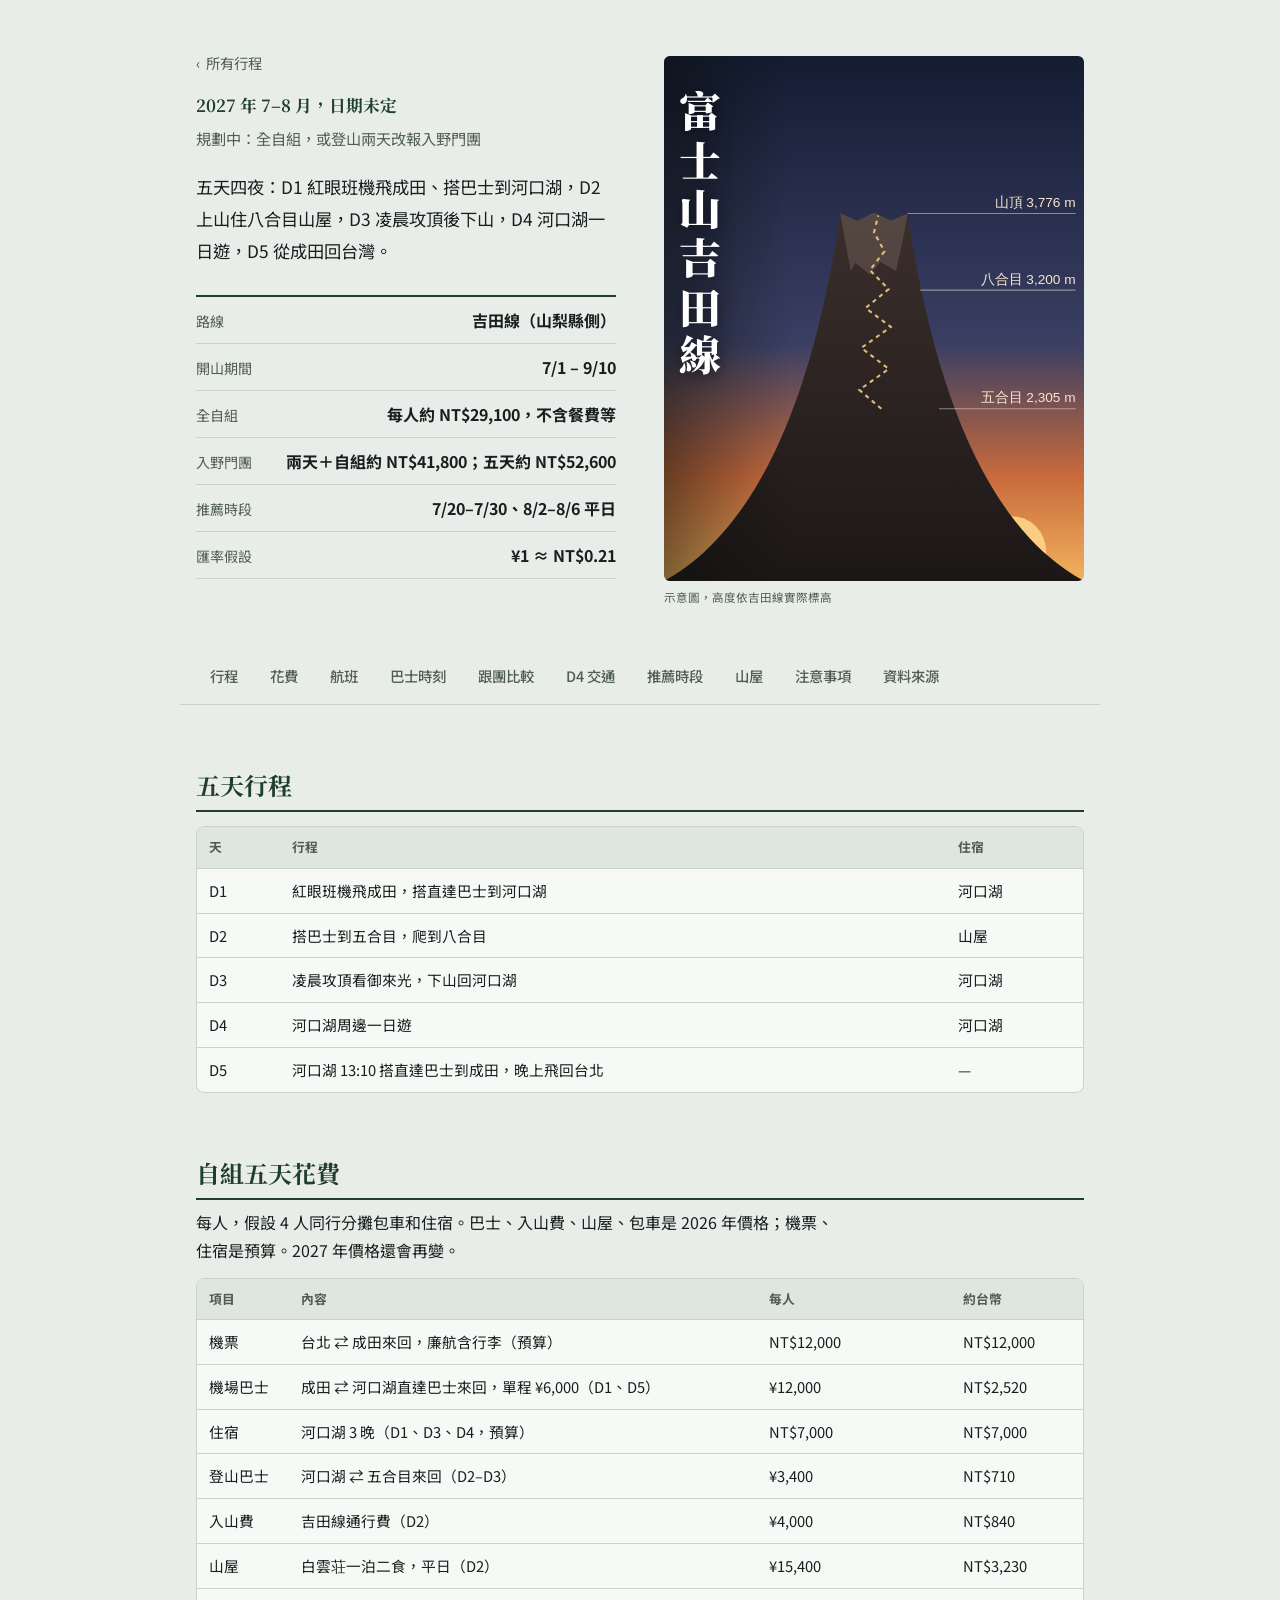
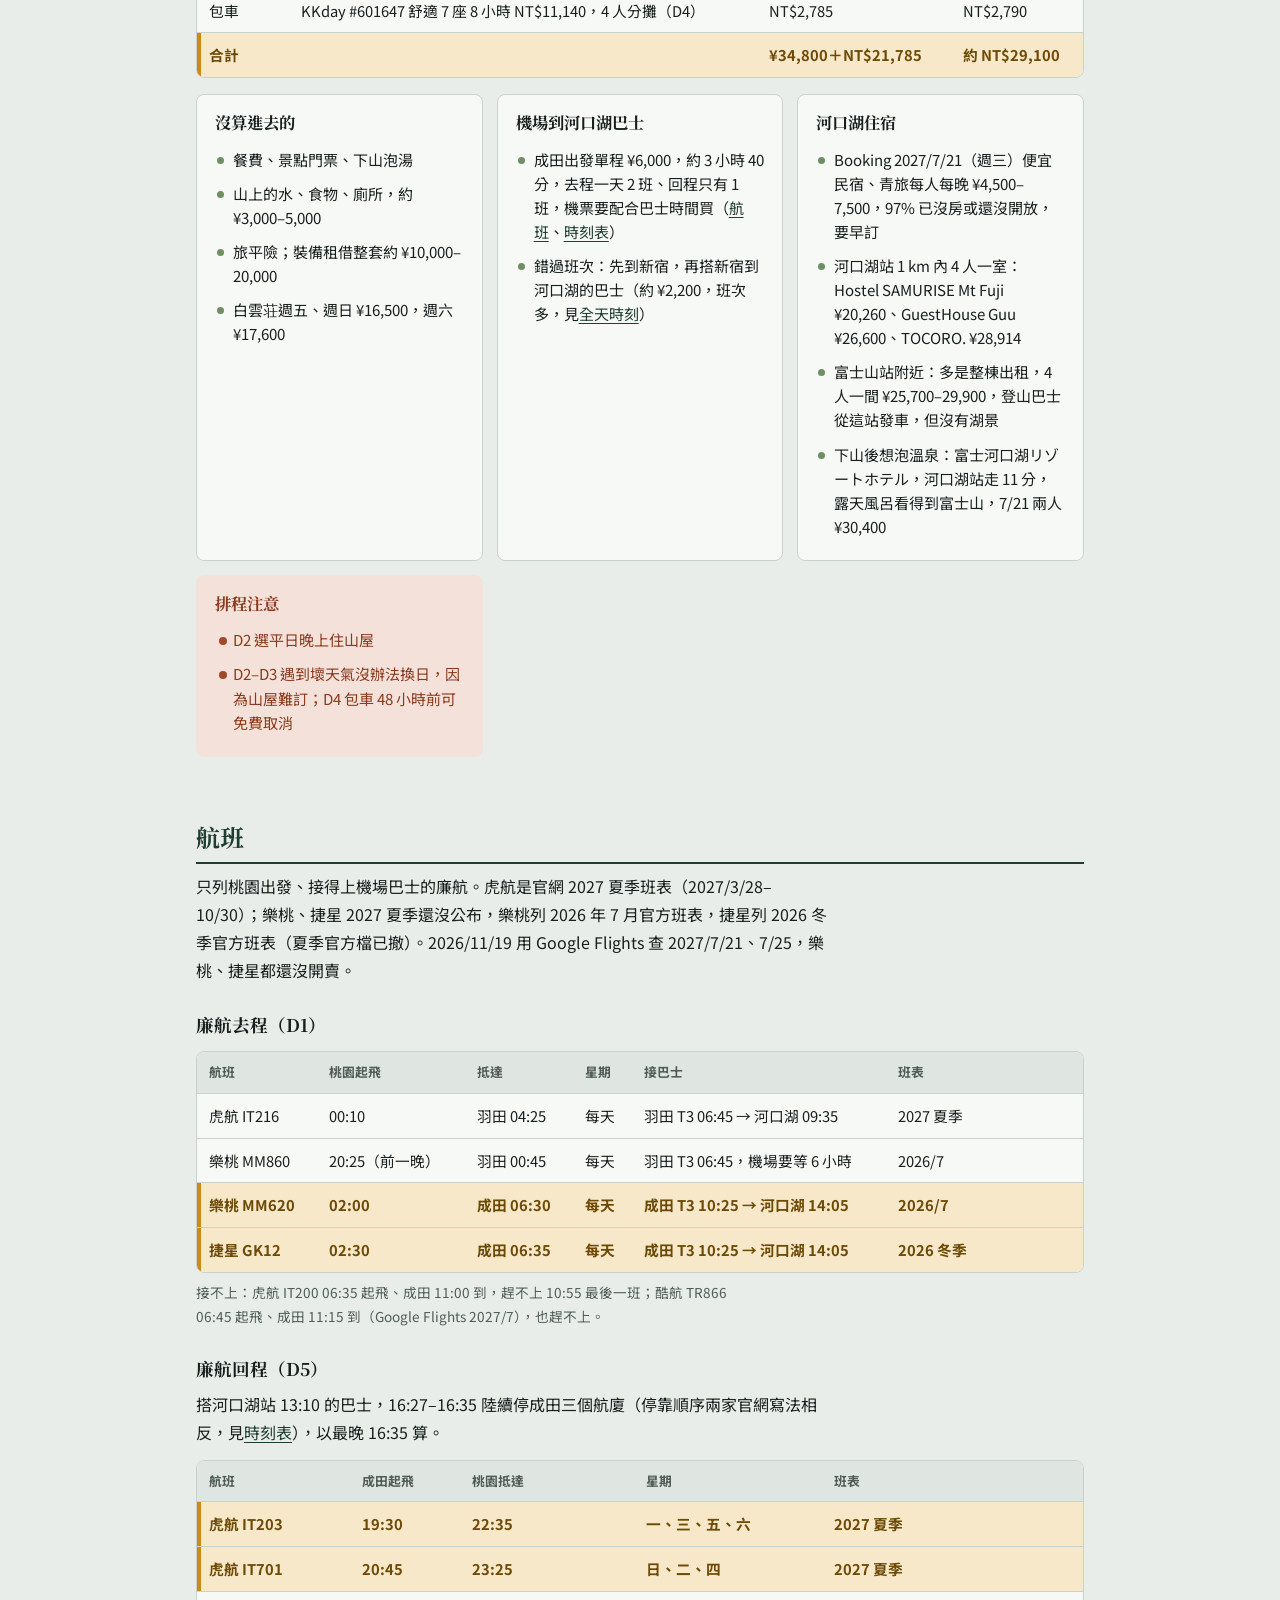
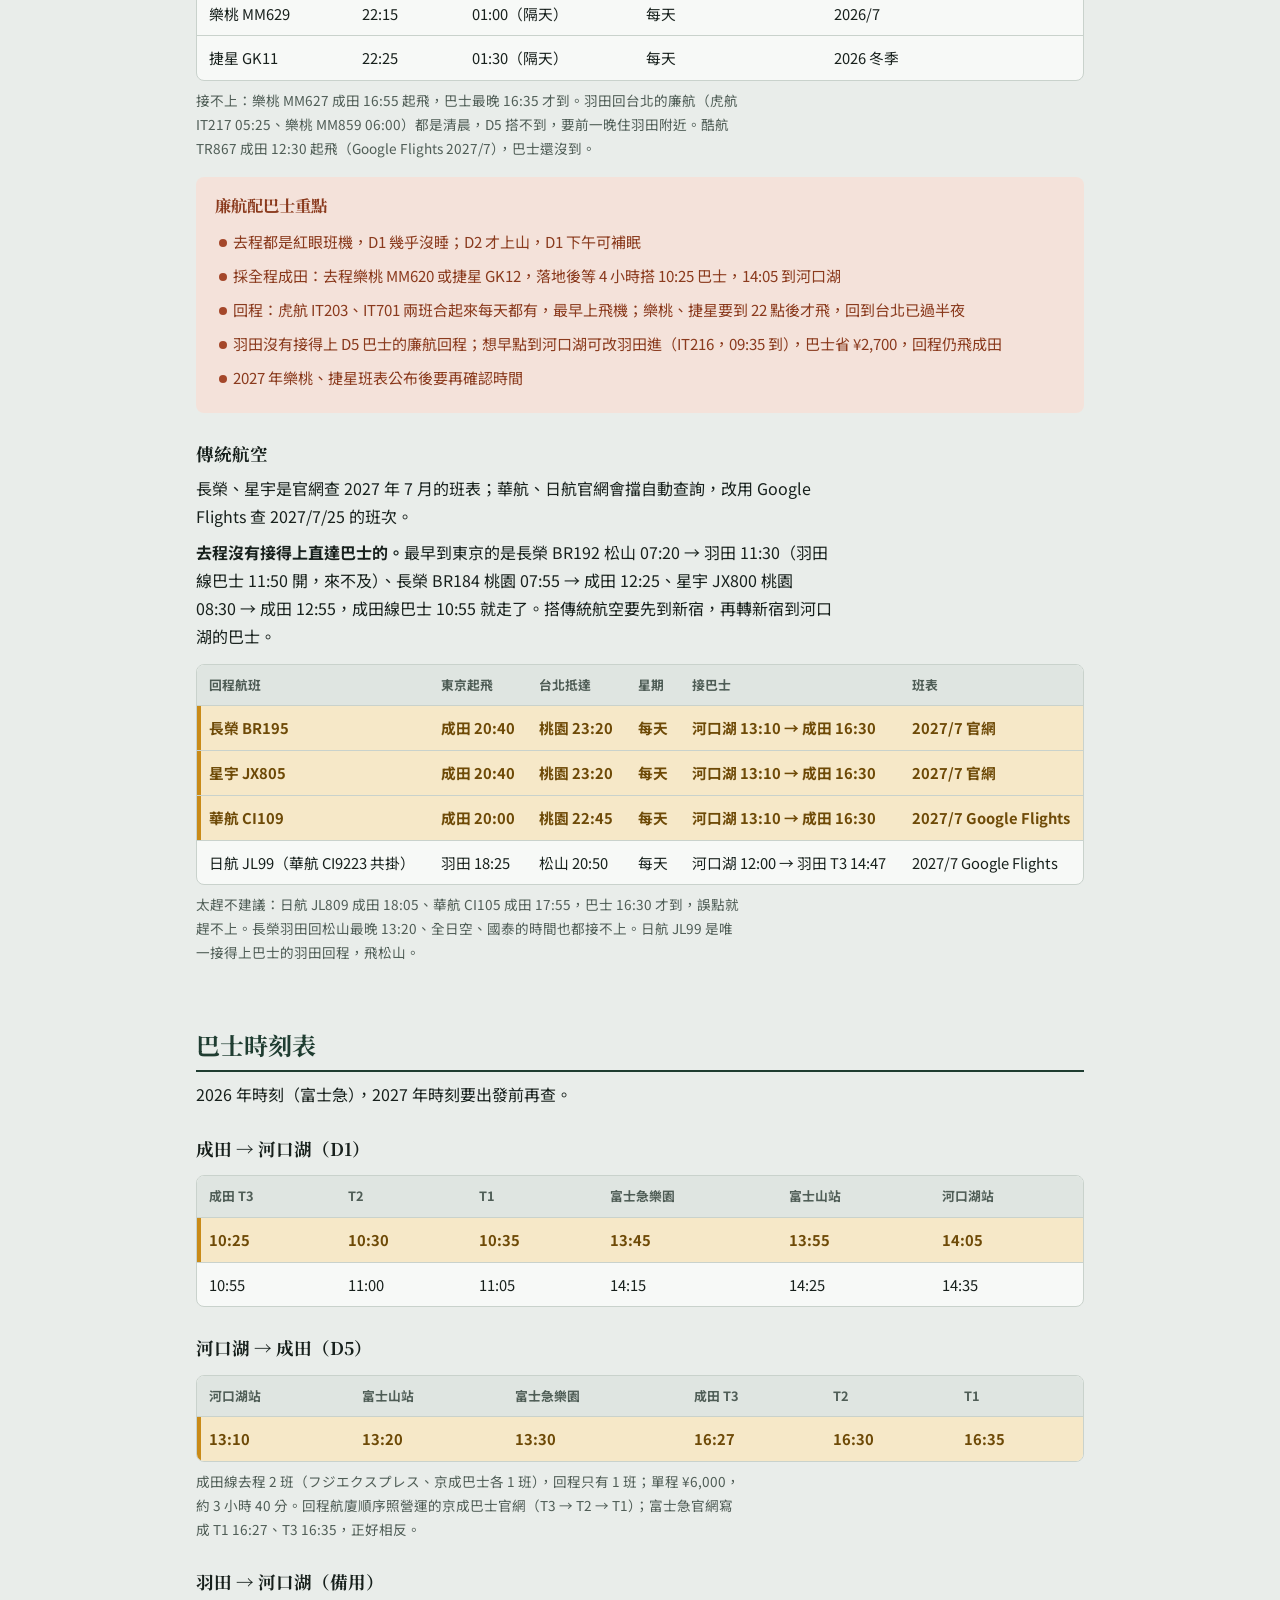
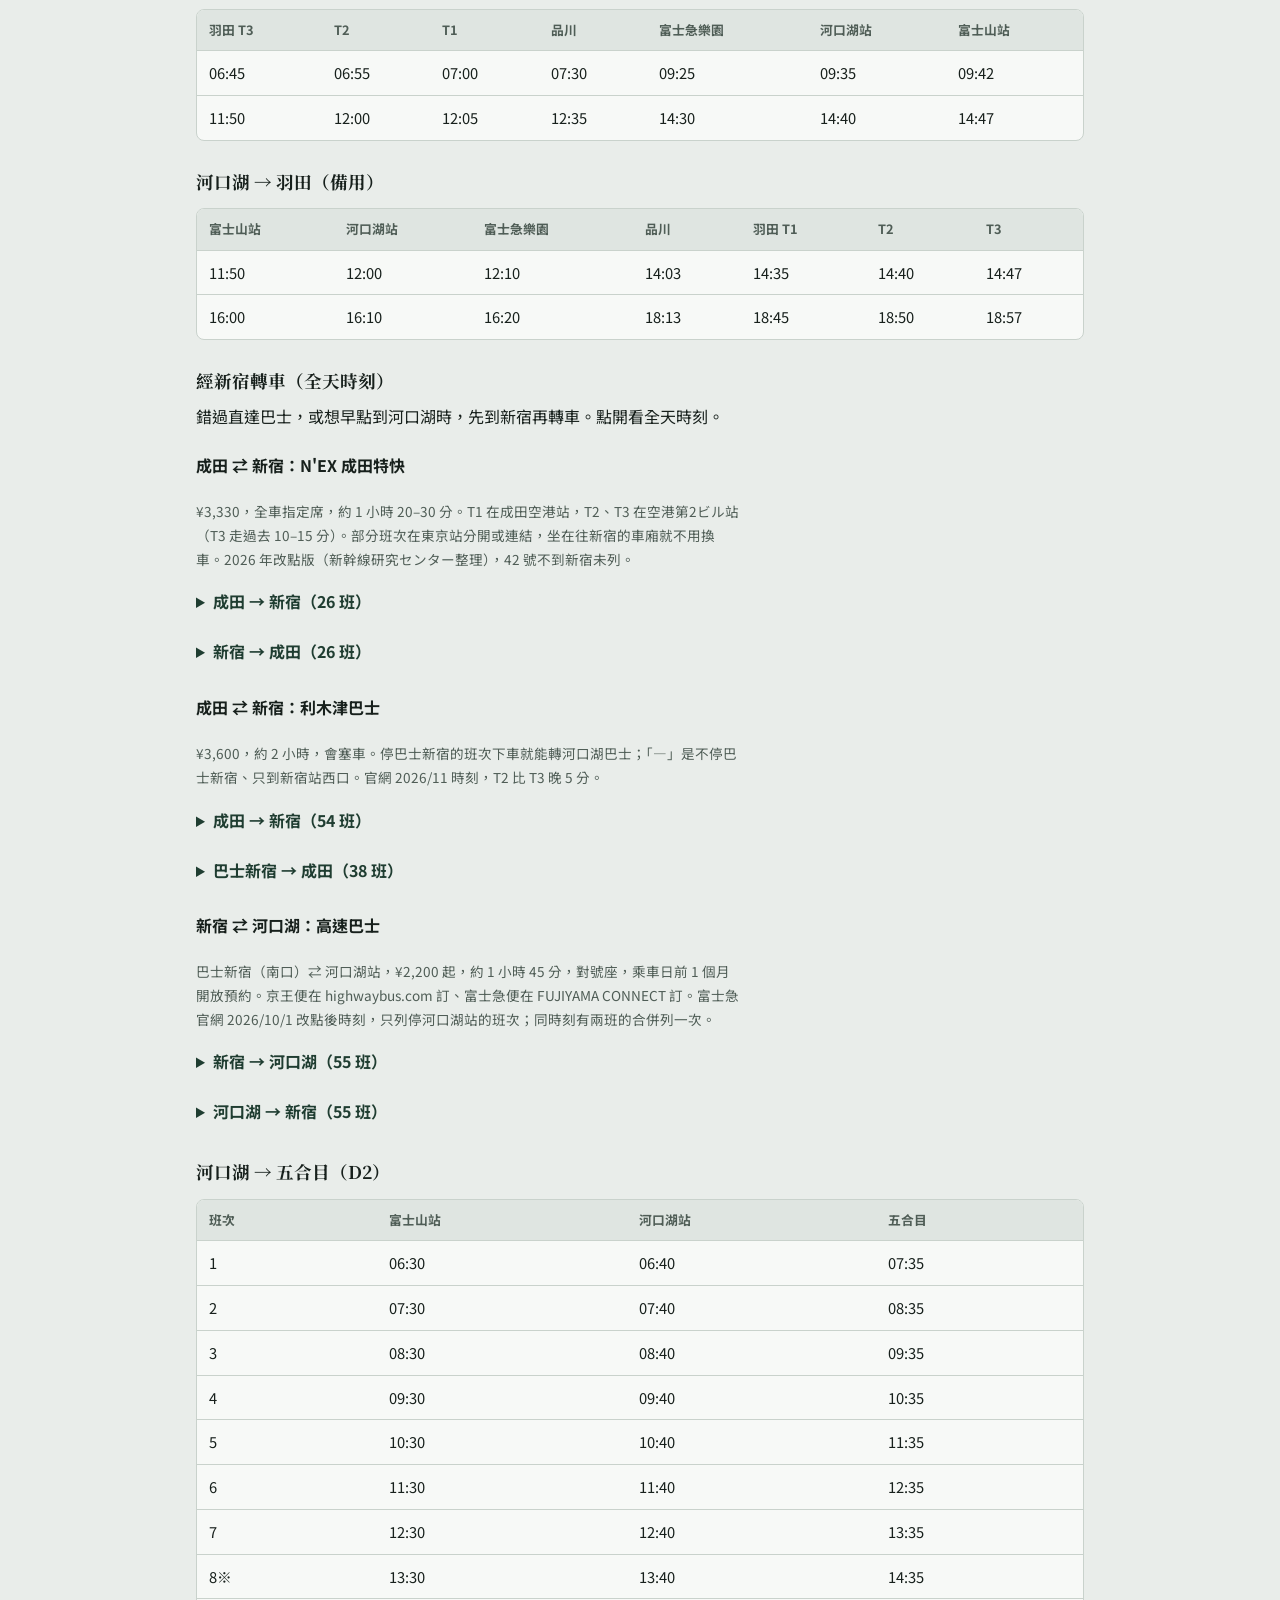
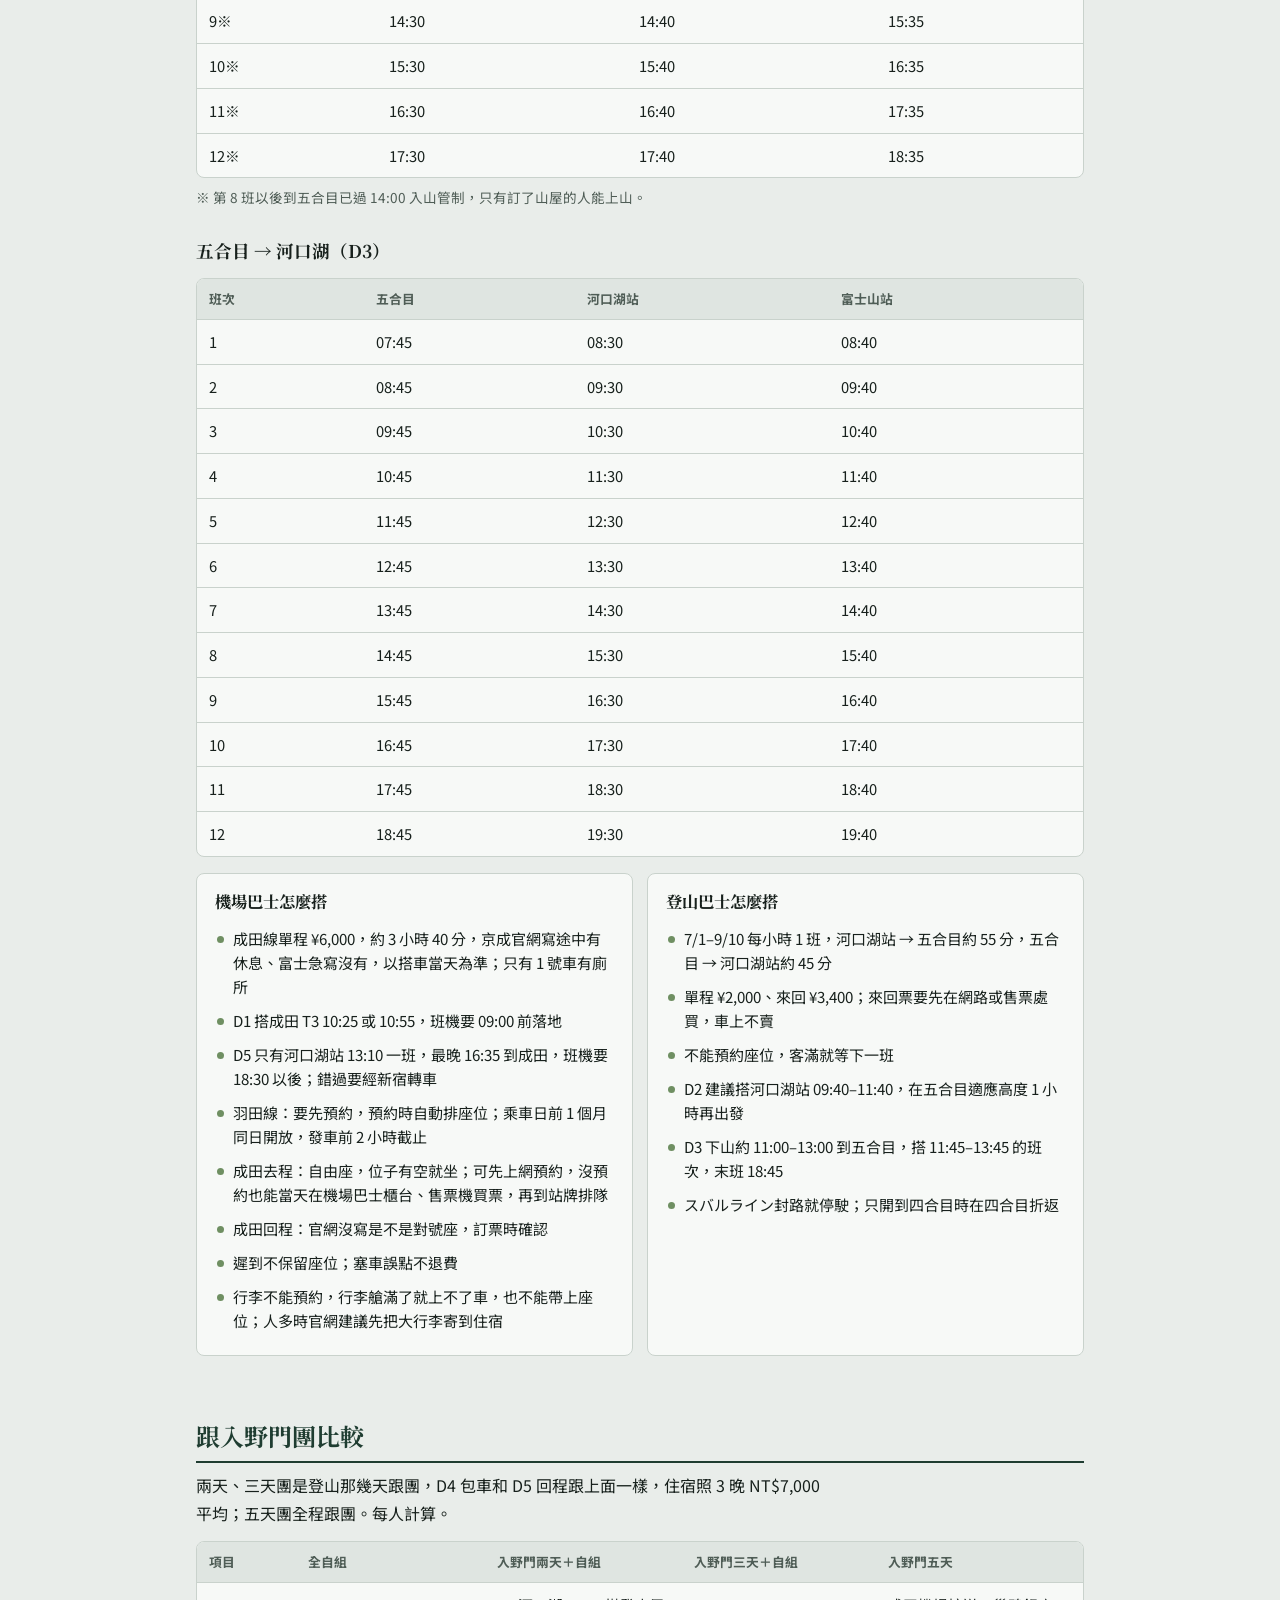
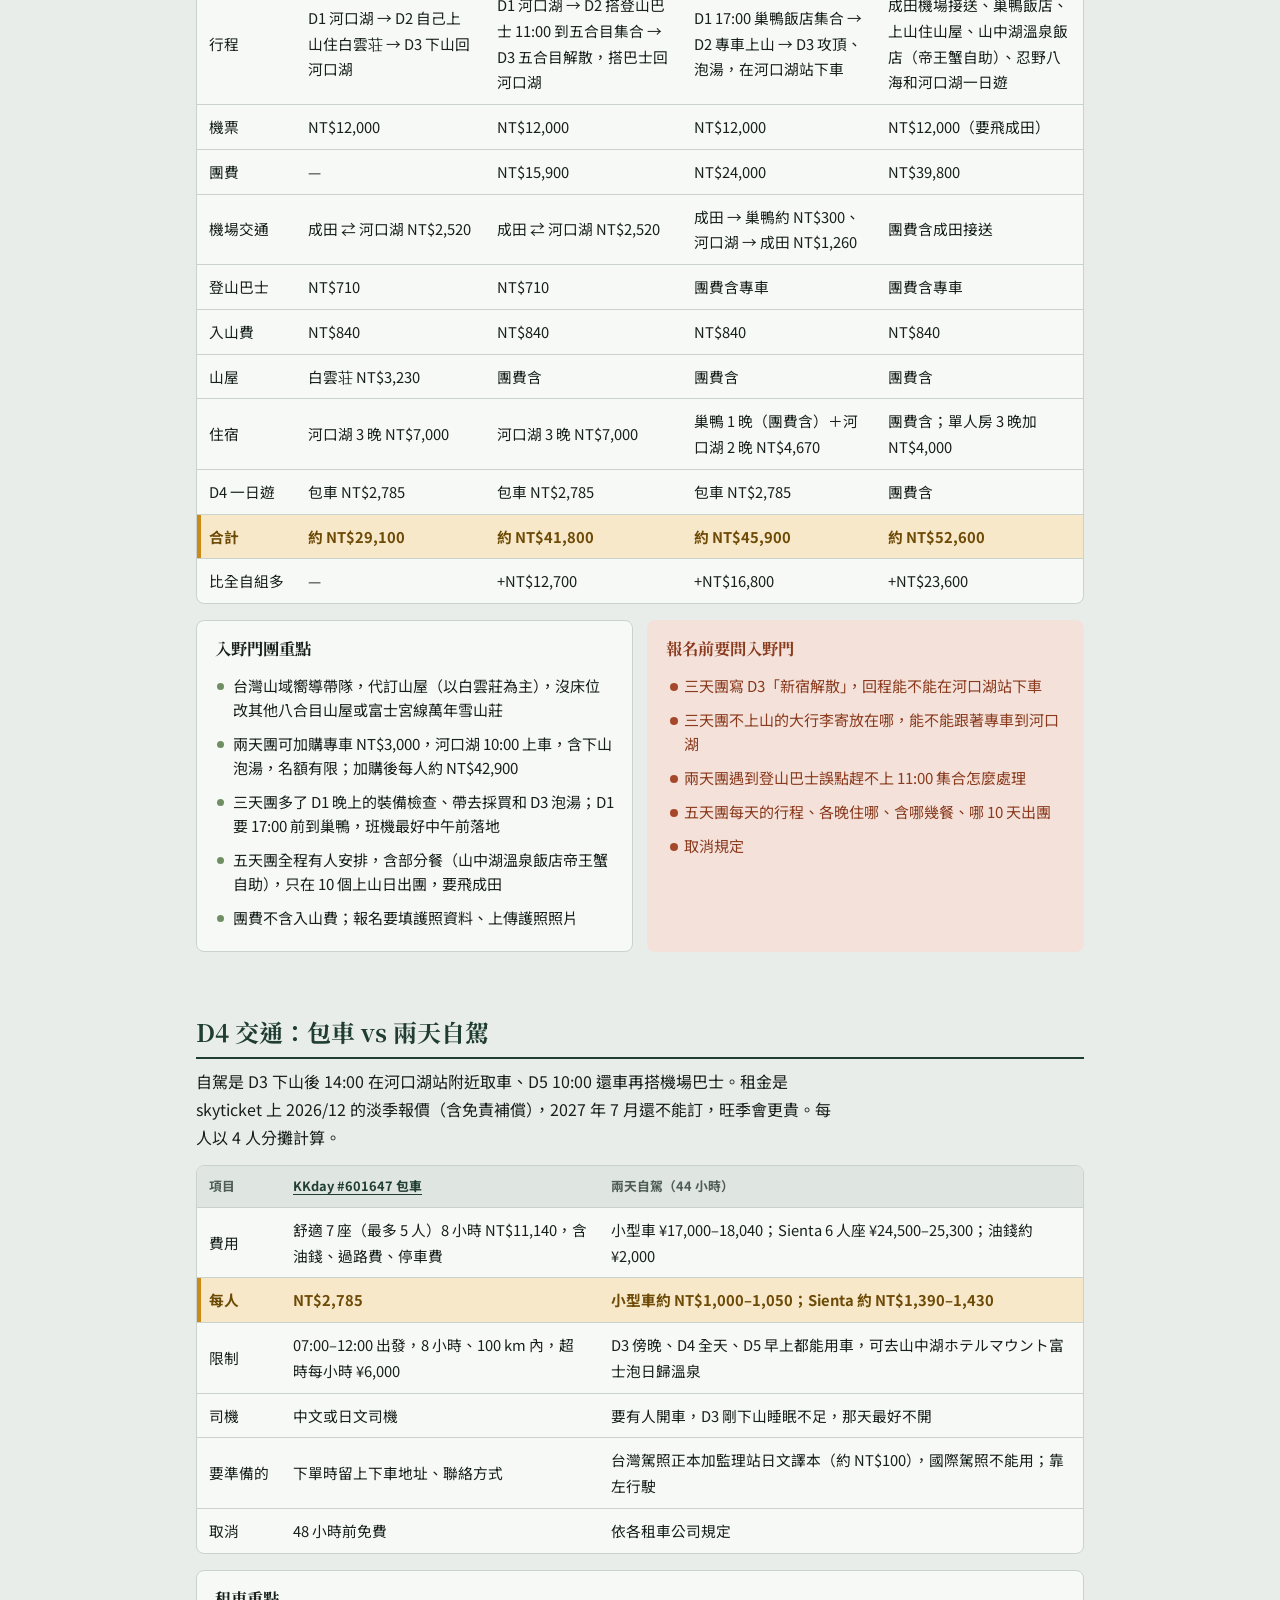
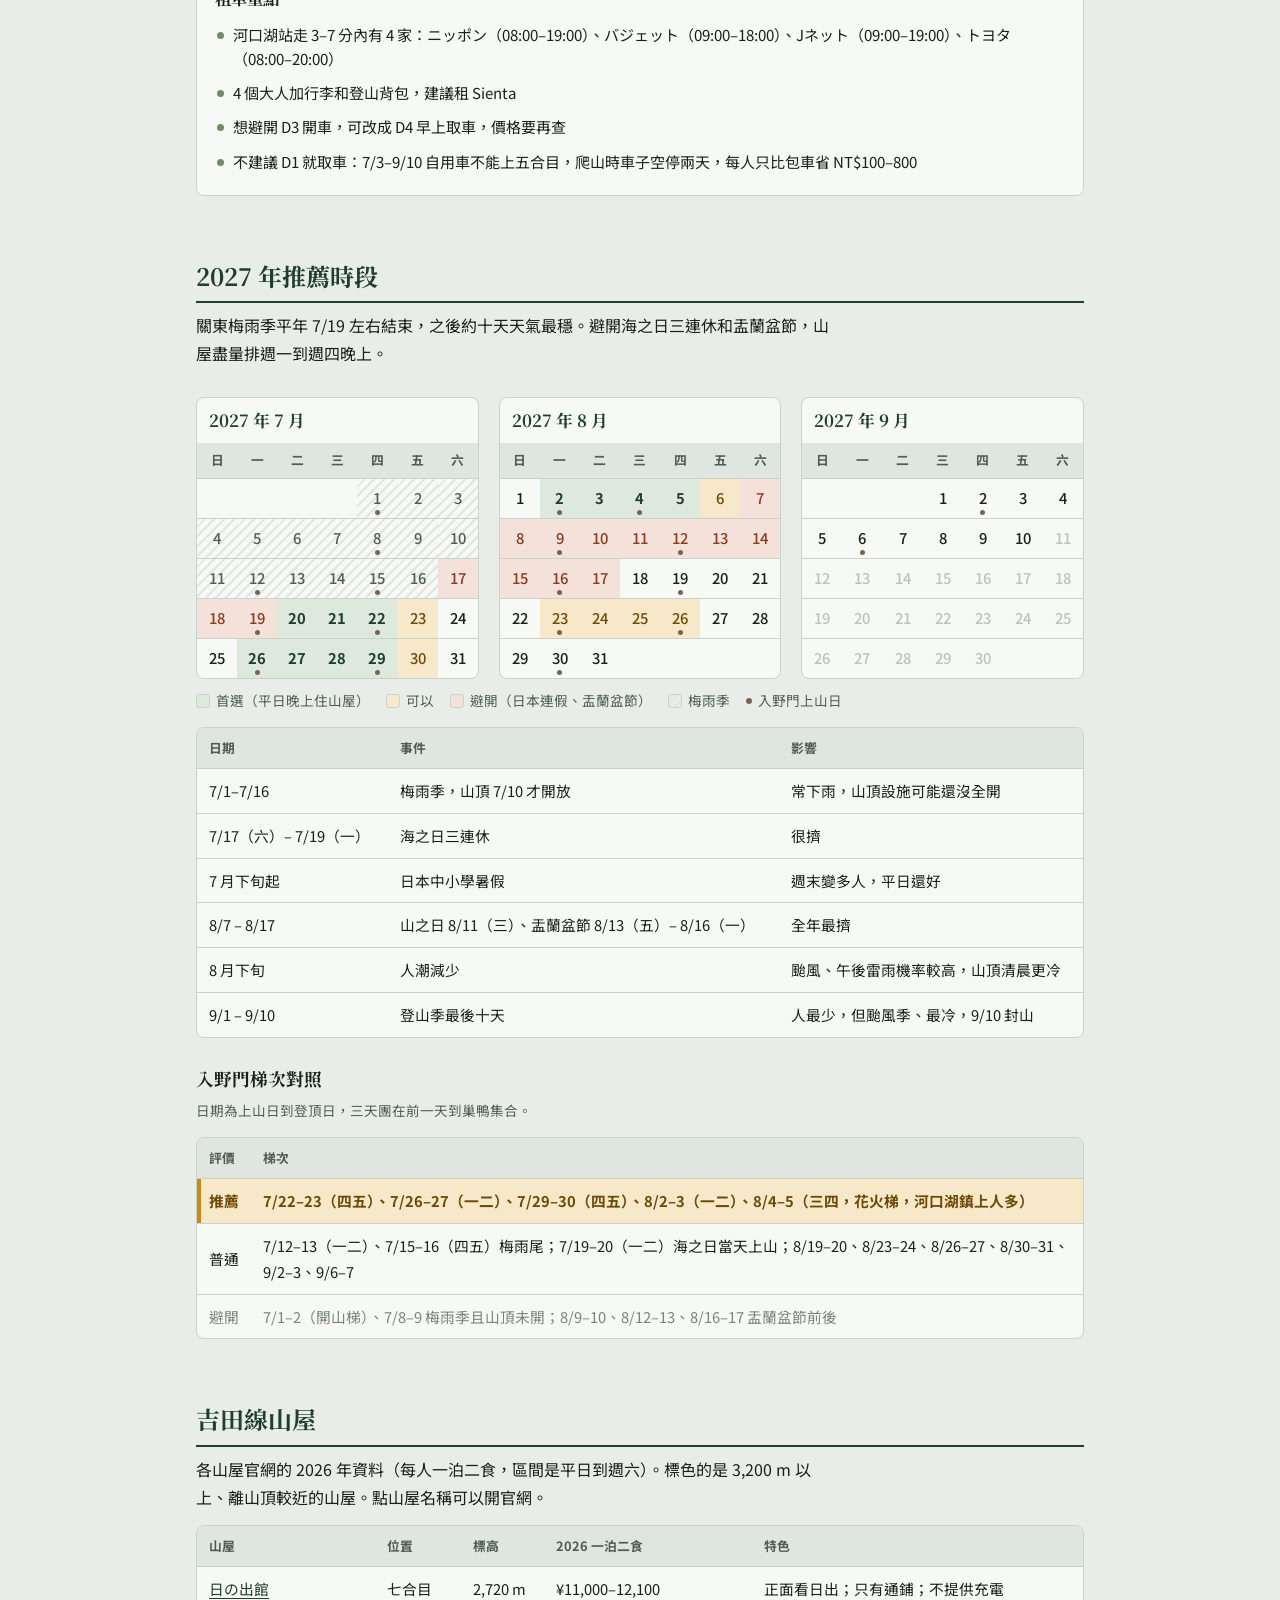
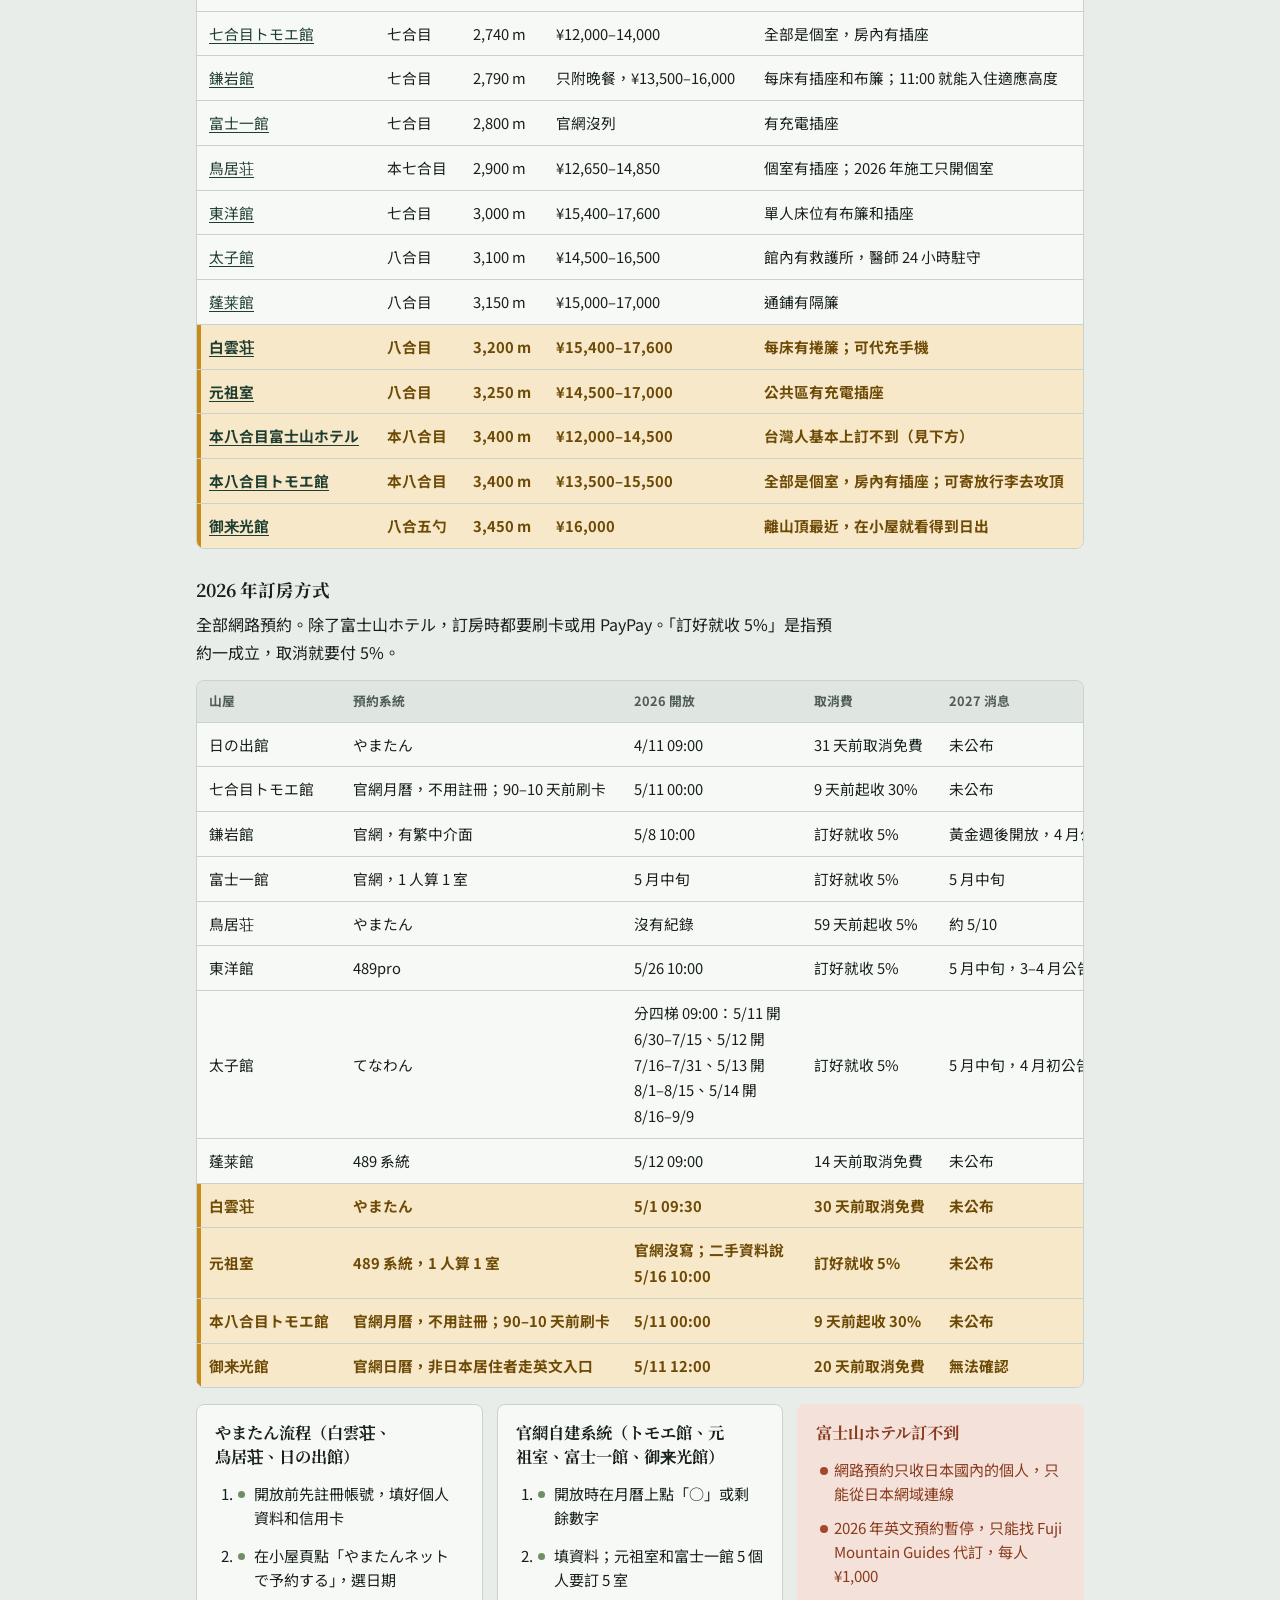
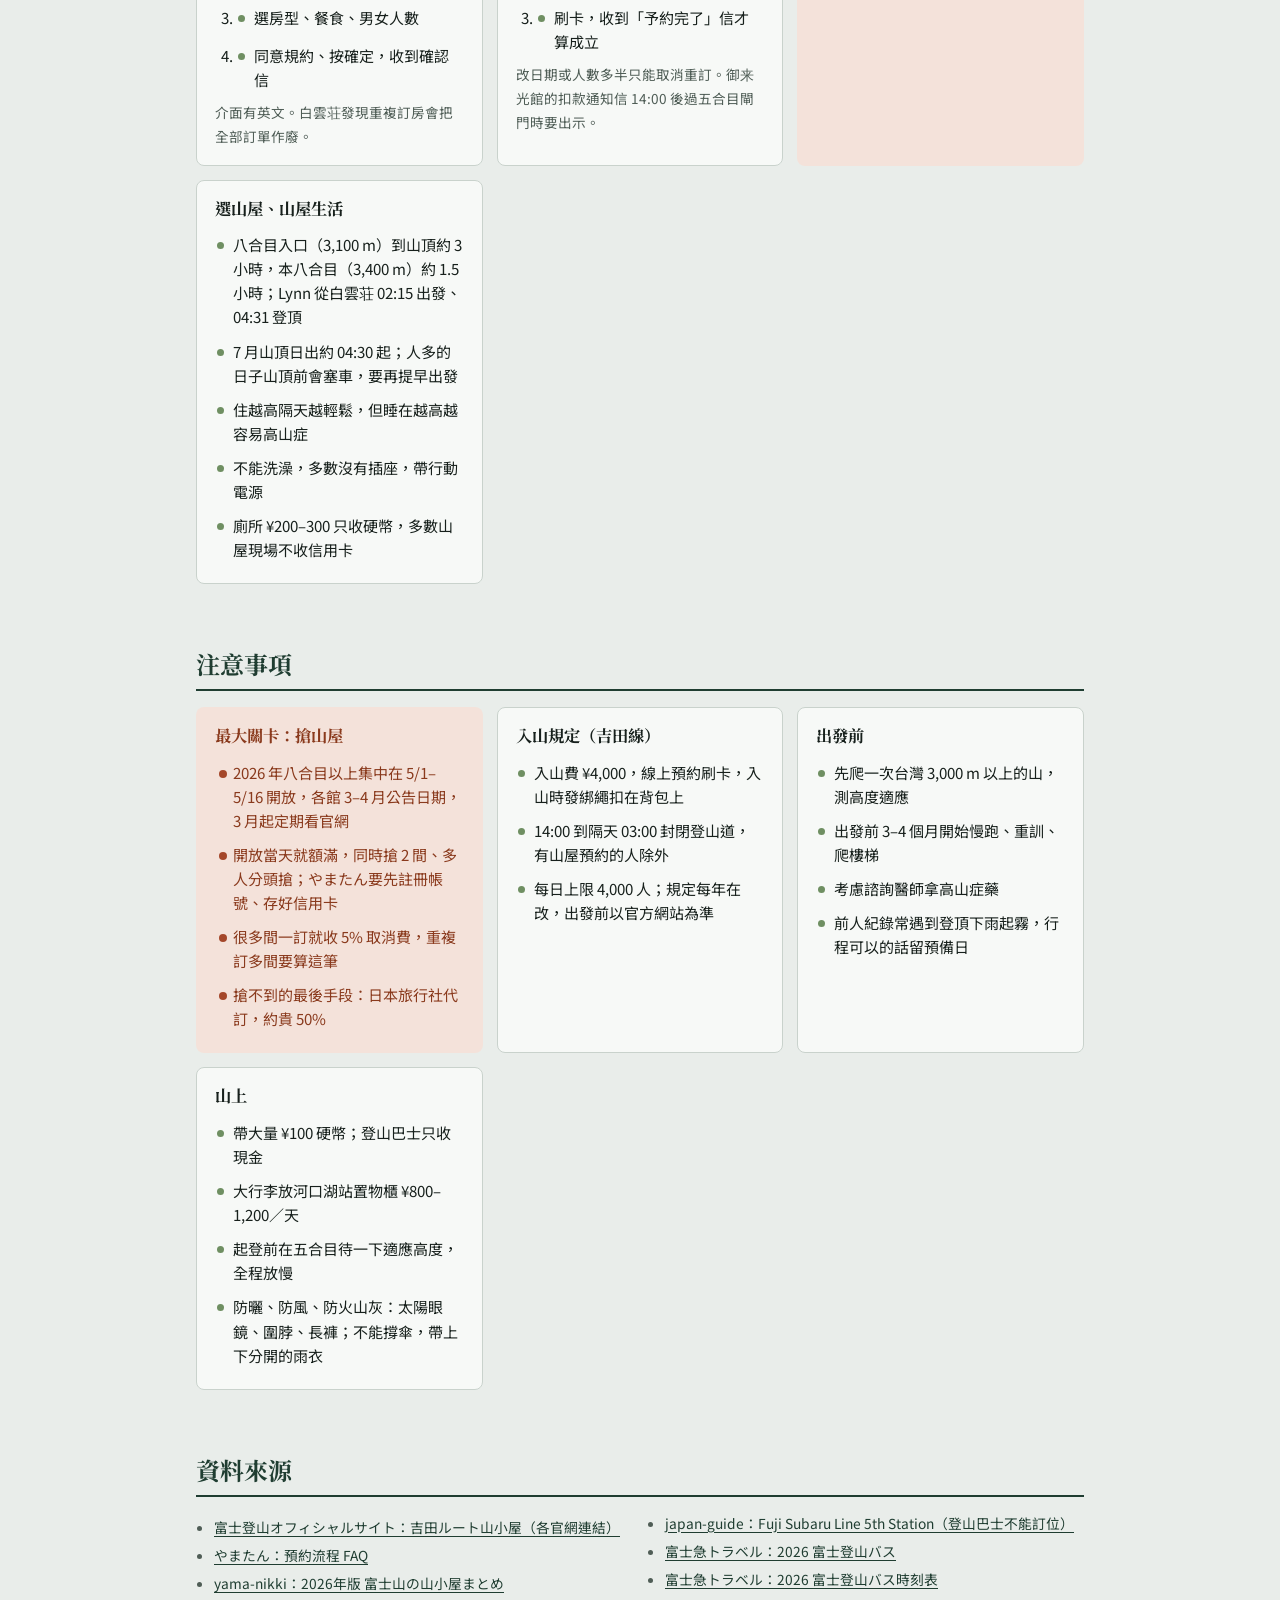
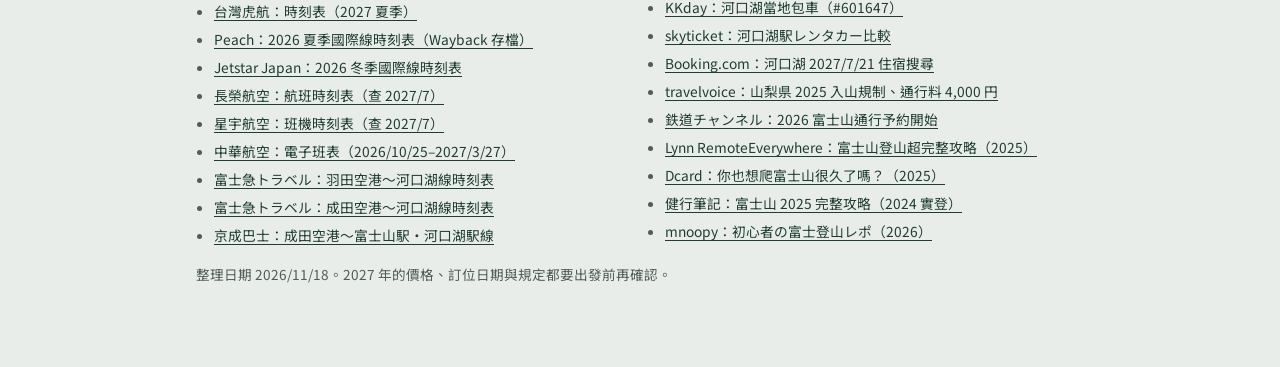
<file: 2027-07-fuji/index.html>
<!DOCTYPE html>
<html lang="zh-Hant">
<head>
<meta charset="utf-8">
<meta name="viewport" content="width=device-width, initial-scale=1, viewport-fit=cover">
<title>富士山吉田線 2027</title>
<link rel="preconnect" href="https://fonts.googleapis.com">
<link rel="preconnect" href="https://fonts.gstatic.com" crossorigin>
<link rel="stylesheet" href="https://fonts.googleapis.com/css2?family=Noto+Serif+TC:wght@700;900&family=Noto+Sans+TC:wght@400;500;700&display=swap">
<link rel="stylesheet" href="../assets/trip.css">
<style>
.cal{display:grid;grid-template-columns:repeat(auto-fit,minmax(280px,1fr));gap:20px;margin-top:16px}
.cal table{table-layout:fixed}
.cal caption{font-family:"Noto Serif TC",serif;font-weight:700;color:var(--cedar);text-align:left;padding:8px 12px;font-size:1.05rem}
.cal th,.cal td{text-align:center;padding:6px 0;white-space:normal}
.cal td{position:relative;font-weight:500;height:40px}
.cal td.rec{background:var(--ok-bg);color:var(--ok-ink);font-weight:700}
.cal td.ok{background:var(--signal-bg);color:var(--signal-ink)}
.cal td.avoid{background:var(--warn-bg);color:var(--warn-ink)}
.cal td.rain{color:var(--ink2);background:repeating-linear-gradient(135deg,transparent 0 5px,var(--surface2) 5px 7px)}
.cal .dots{position:absolute;left:0;right:0;bottom:3px;display:flex;justify-content:center;gap:3px}
.cal .dots i{width:5px;height:5px;border-radius:50%}
.d3{background:var(--rail)}
.lg2{display:flex;flex-wrap:wrap;gap:6px 16px;font-size:.85rem;color:var(--ink2);margin-top:10px}
.lg2 i{display:inline-block;width:14px;height:14px;border-radius:3px;vertical-align:-2px;margin-right:6px;border:1px solid var(--line)}
.cal td.off{color:var(--ink2);opacity:.35}
.lg2 .dot{width:6px;height:6px;border-radius:50%;border:0;vertical-align:2px}
.box .meta{font-size:.85rem;color:var(--ink2);margin:2px 0 0}
.box h3 a{color:inherit}
.tips ol{margin:8px 0 0;padding-left:1.3em}
.tips ol li{margin:4px 0}
details{margin-top:10px}
details summary{cursor:pointer;font-weight:700;color:var(--cedar);padding:6px 0}
</style>
</head>
<body>
<div class="wrap">
<header class="hero">
  <figure class="hero-img">
    <h1>富士山吉田線</h1>
    <img src="images/fuji.svg" width="400" height="500" alt="富士山剖面示意圖，標出五合目 2,305 m、八合目 3,200 m、山頂 3,776 m 與之字形登山道">
    <figcaption>示意圖，高度依吉田線實際標高</figcaption>
  </figure>
  <div class="hero-text">
    <a class="back" href="../">所有行程</a>
    <p class="when">2027 年 7–8 月，日期未定</p>
    <p class="who">規劃中：全自組，或登山兩天改報入野門團</p>
    <p class="sub">五天四夜：D1 紅眼班機飛成田、搭巴士到河口湖，D2 上山住八合目山屋，D3 凌晨攻頂後下山，D4 河口湖一日遊，D5 從成田回台灣。</p>
    <dl class="facts">
      <div><dt>路線</dt><dd>吉田線（山梨縣側）</dd></div>
      <div><dt>開山期間</dt><dd>7/1 – 9/10</dd></div>
      <div><dt>全自組</dt><dd>每人約 NT$29,100，不含餐費等</dd></div>
      <div><dt>入野門團</dt><dd>兩天＋自組約 NT$41,800；五天約 NT$52,600</dd></div>
      <div><dt>推薦時段</dt><dd>7/20–7/30、8/2–8/6 平日</dd></div>
      <div><dt>匯率假設</dt><dd>¥1 ≈ NT$0.21</dd></div>
    </dl>
  </div>
</header>

<nav class="days" aria-label="頁面章節">
  <a href="#plan">行程</a>
  <a href="#budget">花費</a>
  <a href="#flight">航班</a>
  <a href="#bus">巴士時刻</a>
  <a href="#plans">跟團比較</a>
  <a href="#d4">D4 交通</a>
  <a href="#when">推薦時段</a>
  <a href="#huts">山屋</a>
  <a href="#tips">注意事項</a>
  <a href="#src">資料來源</a>
</nav>

<h2 id="plan" class="plain">五天行程</h2>
<div class="tablewrap"><table>
  <thead><tr><th>天</th><th>行程</th><th>住宿</th></tr></thead>
  <tbody>
    <tr><td>D1</td><td class="note">紅眼班機飛成田，搭直達巴士到河口湖</td><td>河口湖</td></tr>
    <tr><td>D2</td><td class="note">搭巴士到五合目，爬到八合目</td><td>山屋</td></tr>
    <tr><td>D3</td><td class="note">凌晨攻頂看御來光，下山回河口湖</td><td>河口湖</td></tr>
    <tr><td>D4</td><td class="note">河口湖周邊一日遊</td><td>河口湖</td></tr>
    <tr><td>D5</td><td class="note">河口湖 13:10 搭直達巴士到成田，晚上飛回台北</td><td>—</td></tr>
  </tbody>
</table></div>

<h2 id="budget" class="plain">自組五天花費</h2>
<p>每人，假設 4 人同行分攤包車和住宿。巴士、入山費、山屋、包車是 2026 年價格；機票、住宿是預算。2027 年價格還會再變。</p>
<div class="tablewrap"><table>
  <thead><tr><th>項目</th><th>內容</th><th>每人</th><th>約台幣</th></tr></thead>
  <tbody>
    <tr><td>機票</td><td class="note">台北 ⇄ 成田來回，廉航含行李（預算）</td><td>NT$12,000</td><td>NT$12,000</td></tr>
    <tr><td>機場巴士</td><td class="note">成田 ⇄ 河口湖直達巴士來回，單程 ¥6,000（D1、D5）</td><td>¥12,000</td><td>NT$2,520</td></tr>
    <tr><td>住宿</td><td class="note">河口湖 3 晚（D1、D3、D4，預算）</td><td>NT$7,000</td><td>NT$7,000</td></tr>
    <tr><td>登山巴士</td><td class="note">河口湖 ⇄ 五合目來回（D2–D3）</td><td>¥3,400</td><td>NT$710</td></tr>
    <tr><td>入山費</td><td class="note">吉田線通行費（D2）</td><td>¥4,000</td><td>NT$840</td></tr>
    <tr><td>山屋</td><td class="note">白雲荘一泊二食，平日（D2）</td><td>¥15,400</td><td>NT$3,230</td></tr>
    <tr><td>包車</td><td class="note">KKday #601647 舒適 7 座 8 小時 NT$11,140，4 人分攤（D4）</td><td>NT$2,785</td><td>NT$2,790</td></tr>
    <tr class="pick"><td colspan="2">合計</td><td>¥34,800＋NT$21,785</td><td>約 NT$29,100</td></tr>
  </tbody>
</table></div>
<div class="tips">
  <div class="box">
    <h3>沒算進去的</h3>
    <ul>
      <li>餐費、景點門票、下山泡湯</li>
      <li>山上的水、食物、廁所，約 ¥3,000–5,000</li>
      <li>旅平險；裝備租借整套約 ¥10,000–20,000</li>
      <li>白雲荘週五、週日 ¥16,500，週六 ¥17,600</li>
    </ul>
  </div>
  <div class="box">
    <h3>機場到河口湖巴士</h3>
    <ul>
      <li>成田出發單程 ¥6,000，約 3 小時 40 分，去程一天 2 班、回程只有 1 班，機票要配合巴士時間買（<a href="#flight">航班</a>、<a href="#bus">時刻表</a>）</li>
      <li>錯過班次：先到新宿，再搭新宿到河口湖的巴士（約 ¥2,200，班次多，見<a href="#shinjuku">全天時刻</a>）</li>
    </ul>
  </div>
  <div class="box">
    <h3>河口湖住宿</h3>
    <ul>
      <li>Booking 2027/7/21（週三）便宜民宿、青旅每人每晚 ¥4,500–7,500，97% 已沒房或還沒開放，要早訂</li>
      <li>河口湖站 1 km 內 4 人一室：Hostel SAMURISE Mt Fuji ¥20,260、GuestHouse Guu ¥26,600、TOCORO. ¥28,914</li>
      <li>富士山站附近：多是整棟出租，4 人一間 ¥25,700–29,900，登山巴士從這站發車，但沒有湖景</li>
      <li>下山後想泡溫泉：富士河口湖リゾートホテル，河口湖站走 11 分，露天風呂看得到富士山，7/21 兩人 ¥30,400</li>
    </ul>
  </div>
  <div class="box notes">
    <h3>排程注意</h3>
    <ul>
      <li>D2 選平日晚上住山屋</li>
      <li>D2–D3 遇到壞天氣沒辦法換日，因為山屋難訂；D4 包車 48 小時前可免費取消</li>
    </ul>
  </div>
</div>

<h2 id="flight" class="plain">航班</h2>
<p>只列桃園出發、接得上機場巴士的廉航。虎航是官網 2027 夏季班表（2027/3/28–10/30）；樂桃、捷星 2027 夏季還沒公布，樂桃列 2026 年 7 月官方班表，捷星列 2026 冬季官方班表（夏季官方檔已撤）。2026/11/19 用 Google Flights 查 2027/7/21、7/25，樂桃、捷星都還沒開賣。</p>

<h3>廉航去程（D1）</h3>
<div class="tablewrap"><table>
  <thead><tr><th>航班</th><th>桃園起飛</th><th>抵達</th><th>星期</th><th>接巴士</th><th>班表</th></tr></thead>
  <tbody>
    <tr><td>虎航 IT216</td><td>00:10</td><td>羽田 04:25</td><td>每天</td><td class="note">羽田 T3 06:45 → 河口湖 09:35</td><td class="note">2027 夏季</td></tr>
    <tr><td>樂桃 MM860</td><td>20:25（前一晚）</td><td>羽田 00:45</td><td>每天</td><td class="note">羽田 T3 06:45，機場要等 6 小時</td><td class="note">2026/7</td></tr>
    <tr class="pick"><td>樂桃 MM620</td><td>02:00</td><td>成田 06:30</td><td>每天</td><td class="note">成田 T3 10:25 → 河口湖 14:05</td><td class="note">2026/7</td></tr>
    <tr class="pick"><td>捷星 GK12</td><td>02:30</td><td>成田 06:35</td><td>每天</td><td class="note">成田 T3 10:25 → 河口湖 14:05</td><td class="note">2026 冬季</td></tr>
  </tbody>
</table></div>
<p class="caption">接不上：虎航 IT200 06:35 起飛、成田 11:00 到，趕不上 10:55 最後一班；酷航 TR866 06:45 起飛、成田 11:15 到（Google Flights 2027/7），也趕不上。</p>

<h3>廉航回程（D5）</h3>
<p>搭河口湖站 13:10 的巴士，16:27–16:35 陸續停成田三個航廈（停靠順序兩家官網寫法相反，見<a href="#bus">時刻表</a>），以最晚 16:35 算。</p>
<div class="tablewrap"><table>
  <thead><tr><th>航班</th><th>成田起飛</th><th>桃園抵達</th><th>星期</th><th>班表</th></tr></thead>
  <tbody>
    <tr class="pick"><td>虎航 IT203</td><td>19:30</td><td>22:35</td><td>一、三、五、六</td><td class="note">2027 夏季</td></tr>
    <tr class="pick"><td>虎航 IT701</td><td>20:45</td><td>23:25</td><td>日、二、四</td><td class="note">2027 夏季</td></tr>
    <tr><td>樂桃 MM629</td><td>22:15</td><td>01:00（隔天）</td><td>每天</td><td class="note">2026/7</td></tr>
    <tr><td>捷星 GK11</td><td>22:25</td><td>01:30（隔天）</td><td>每天</td><td class="note">2026 冬季</td></tr>
  </tbody>
</table></div>
<p class="caption">接不上：樂桃 MM627 成田 16:55 起飛，巴士最晚 16:35 才到。羽田回台北的廉航（虎航 IT217 05:25、樂桃 MM859 06:00）都是清晨，D5 搭不到，要前一晚住羽田附近。酷航 TR867 成田 12:30 起飛（Google Flights 2027/7），巴士還沒到。</p>

<div class="tips">
  <div class="box notes">
    <h3>廉航配巴士重點</h3>
    <ul>
      <li>去程都是紅眼班機，D1 幾乎沒睡；D2 才上山，D1 下午可補眠</li>
      <li>採全程成田：去程樂桃 MM620 或捷星 GK12，落地後等 4 小時搭 10:25 巴士，14:05 到河口湖</li>
      <li>回程：虎航 IT203、IT701 兩班合起來每天都有，最早上飛機；樂桃、捷星要到 22 點後才飛，回到台北已過半夜</li>
      <li>羽田沒有接得上 D5 巴士的廉航回程；想早點到河口湖可改羽田進（IT216，09:35 到），巴士省 ¥2,700，回程仍飛成田</li>
      <li>2027 年樂桃、捷星班表公布後要再確認時間</li>
    </ul>
  </div>
</div>

<h3>傳統航空</h3>
<p>長榮、星宇是官網查 2027 年 7 月的班表；華航、日航官網會擋自動查詢，改用 Google Flights 查 2027/7/25 的班次。</p>
<p><strong>去程沒有接得上直達巴士的。</strong>最早到東京的是長榮 BR192 松山 07:20 → 羽田 11:30（羽田線巴士 11:50 開，來不及）、長榮 BR184 桃園 07:55 → 成田 12:25、星宇 JX800 桃園 08:30 → 成田 12:55，成田線巴士 10:55 就走了。搭傳統航空要先到新宿，再轉新宿到河口湖的巴士。</p>
<div class="tablewrap"><table>
  <thead><tr><th>回程航班</th><th>東京起飛</th><th>台北抵達</th><th>星期</th><th>接巴士</th><th>班表</th></tr></thead>
  <tbody>
    <tr class="pick"><td>長榮 BR195</td><td>成田 20:40</td><td>桃園 23:20</td><td>每天</td><td class="note">河口湖 13:10 → 成田 16:30</td><td class="note">2027/7 官網</td></tr>
    <tr class="pick"><td>星宇 JX805</td><td>成田 20:40</td><td>桃園 23:20</td><td>每天</td><td class="note">河口湖 13:10 → 成田 16:30</td><td class="note">2027/7 官網</td></tr>
    <tr class="pick"><td>華航 CI109</td><td>成田 20:00</td><td>桃園 22:45</td><td>每天</td><td class="note">河口湖 13:10 → 成田 16:30</td><td class="note">2027/7 Google Flights</td></tr>
    <tr><td>日航 JL99（華航 CI9223 共掛）</td><td>羽田 18:25</td><td>松山 20:50</td><td>每天</td><td class="note">河口湖 12:00 → 羽田 T3 14:47</td><td class="note">2027/7 Google Flights</td></tr>
  </tbody>
</table></div>
<p class="caption">太趕不建議：日航 JL809 成田 18:05、華航 CI105 成田 17:55，巴士 16:30 才到，誤點就趕不上。長榮羽田回松山最晚 13:20、全日空、國泰的時間也都接不上。日航 JL99 是唯一接得上巴士的羽田回程，飛松山。</p>

<h2 id="bus" class="plain">巴士時刻表</h2>
<p>2026 年時刻（富士急），2027 年時刻要出發前再查。</p>

<h3>成田 → 河口湖（D1）</h3>
<div class="tablewrap"><table>
  <thead><tr><th>成田 T3</th><th>T2</th><th>T1</th><th>富士急樂園</th><th>富士山站</th><th>河口湖站</th></tr></thead>
  <tbody>
    <tr class="pick"><td>10:25</td><td>10:30</td><td>10:35</td><td>13:45</td><td>13:55</td><td>14:05</td></tr>
    <tr><td>10:55</td><td>11:00</td><td>11:05</td><td>14:15</td><td>14:25</td><td>14:35</td></tr>
  </tbody>
</table></div>

<h3>河口湖 → 成田（D5）</h3>
<div class="tablewrap"><table>
  <thead><tr><th>河口湖站</th><th>富士山站</th><th>富士急樂園</th><th>成田 T3</th><th>T2</th><th>T1</th></tr></thead>
  <tbody>
    <tr class="pick"><td>13:10</td><td>13:20</td><td>13:30</td><td>16:27</td><td>16:30</td><td>16:35</td></tr>
  </tbody>
</table></div>
<p class="caption">成田線去程 2 班（フジエクスプレス、京成巴士各 1 班），回程只有 1 班；單程 ¥6,000，約 3 小時 40 分。回程航廈順序照營運的京成巴士官網（T3 → T2 → T1）；富士急官網寫成 T1 16:27、T3 16:35，正好相反。</p>

<h3>羽田 → 河口湖（備用）</h3>
<div class="tablewrap"><table>
  <thead><tr><th>羽田 T3</th><th>T2</th><th>T1</th><th>品川</th><th>富士急樂園</th><th>河口湖站</th><th>富士山站</th></tr></thead>
  <tbody>
    <tr><td>06:45</td><td>06:55</td><td>07:00</td><td>07:30</td><td>09:25</td><td>09:35</td><td>09:42</td></tr>
    <tr><td>11:50</td><td>12:00</td><td>12:05</td><td>12:35</td><td>14:30</td><td>14:40</td><td>14:47</td></tr>
  </tbody>
</table></div>

<h3>河口湖 → 羽田（備用）</h3>
<div class="tablewrap"><table>
  <thead><tr><th>富士山站</th><th>河口湖站</th><th>富士急樂園</th><th>品川</th><th>羽田 T1</th><th>T2</th><th>T3</th></tr></thead>
  <tbody>
    <tr><td>11:50</td><td>12:00</td><td>12:10</td><td>14:03</td><td>14:35</td><td>14:40</td><td>14:47</td></tr>
    <tr><td>16:00</td><td>16:10</td><td>16:20</td><td>18:13</td><td>18:45</td><td>18:50</td><td>18:57</td></tr>
  </tbody>
</table></div>


<h3 id="shinjuku">經新宿轉車（全天時刻）</h3>
<p>錯過直達巴士，或想早點到河口湖時，先到新宿再轉車。點開看全天時刻。</p>
<h4>成田 ⇄ 新宿：N'EX 成田特快</h4>
<p class="caption">¥3,330，全車指定席，約 1 小時 20–30 分。T1 在成田空港站，T2、T3 在空港第2ビル站（T3 走過去 10–15 分）。部分班次在東京站分開或連結，坐在往新宿的車廂就不用換車。2026 年改點版（新幹線研究センター整理），42 號不到新宿未列。</p>
<details>
<summary>成田 → 新宿（26 班）</summary>
<div class="tablewrap"><table>
  <thead><tr><th>號</th><th>成田空港發</th><th>空港第2ビル發</th><th>新宿到</th></tr></thead>
  <tbody>
    <tr><td>2號</td><td>07:37</td><td>07:40</td><td>09:18</td></tr>
    <tr><td>4號</td><td>08:12</td><td>08:15</td><td>09:45</td></tr>
    <tr><td>6號</td><td>08:49</td><td>08:53</td><td>10:20</td></tr>
    <tr><td>8號</td><td>09:16</td><td>09:20</td><td>10:41</td></tr>
    <tr><td>10號</td><td>09:46</td><td>09:49</td><td>11:11</td></tr>
    <tr><td>12號</td><td>10:15</td><td>10:18</td><td>11:41</td></tr>
    <tr><td>14號</td><td>10:45</td><td>10:48</td><td>12:11</td></tr>
    <tr><td>16號</td><td>11:14</td><td>11:18</td><td>12:41</td></tr>
    <tr><td>18號</td><td>11:44</td><td>11:48</td><td>13:11</td></tr>
    <tr><td>20號</td><td>12:20</td><td>12:23</td><td>13:41</td></tr>
    <tr><td>22號</td><td>12:45</td><td>12:49</td><td>14:11</td></tr>
    <tr><td>24號</td><td>13:14</td><td>13:17</td><td>14:41</td></tr>
    <tr><td>26號</td><td>13:44</td><td>13:48</td><td>15:11</td></tr>
    <tr><td>28號</td><td>14:20</td><td>14:23</td><td>15:41</td></tr>
    <tr><td>30號</td><td>14:45</td><td>14:49</td><td>16:11</td></tr>
    <tr><td>32號</td><td>15:14</td><td>15:18</td><td>16:41</td></tr>
    <tr><td>34號</td><td>15:44</td><td>15:48</td><td>17:12</td></tr>
    <tr><td>36號</td><td>16:19</td><td>16:23</td><td>17:43</td></tr>
    <tr><td>38號</td><td>16:44</td><td>16:48</td><td>18:13</td></tr>
    <tr><td>40號</td><td>17:16</td><td>17:19</td><td>18:46</td></tr>
    <tr><td>44號</td><td>18:15</td><td>18:19</td><td>19:45</td></tr>
    <tr><td>46號</td><td>18:45</td><td>18:48</td><td>20:13</td></tr>
    <tr><td>48號</td><td>19:17</td><td>19:20</td><td>20:40</td></tr>
    <tr><td>50號</td><td>19:49</td><td>19:53</td><td>21:18</td></tr>
    <tr><td>52號</td><td>20:44</td><td>20:47</td><td>22:09</td></tr>
    <tr><td>54號</td><td>21:44</td><td>21:47</td><td>23:12</td></tr>
  </tbody>
</table></div>
</details>
<details>
<summary>新宿 → 成田（26 班）</summary>
<div class="tablewrap"><table>
  <thead><tr><th>號</th><th>新宿發</th><th>空港第2ビル到</th><th>成田空港到</th></tr></thead>
  <tbody>
    <tr><td>1號</td><td>05:55</td><td>07:15</td><td>07:19</td></tr>
    <tr><td>3號</td><td>06:34</td><td>07:54</td><td>07:58</td></tr>
    <tr><td>5號</td><td>07:07</td><td>08:32</td><td>08:36</td></tr>
    <tr><td>7號</td><td>07:27</td><td>08:58</td><td>09:02</td></tr>
    <tr><td>9號</td><td>08:05</td><td>09:25</td><td>09:29</td></tr>
    <tr><td>13號</td><td>09:05</td><td>10:24</td><td>10:28</td></tr>
    <tr><td>15號</td><td>09:40</td><td>10:54</td><td>10:58</td></tr>
    <tr><td>17號</td><td>10:09</td><td>11:23</td><td>11:27</td></tr>
    <tr><td>19號</td><td>10:38</td><td>11:53</td><td>11:57</td></tr>
    <tr><td>21號</td><td>11:08</td><td>12:27</td><td>12:31</td></tr>
    <tr><td>23號</td><td>11:38</td><td>12:54</td><td>12:58</td></tr>
    <tr><td>25號</td><td>12:08</td><td>13:23</td><td>13:26</td></tr>
    <tr><td>27號</td><td>12:38</td><td>13:53</td><td>13:57</td></tr>
    <tr><td>29號</td><td>13:08</td><td>14:27</td><td>14:31</td></tr>
    <tr><td>31號</td><td>13:38</td><td>14:54</td><td>14:58</td></tr>
    <tr><td>33號</td><td>14:08</td><td>15:23</td><td>15:27</td></tr>
    <tr><td>35號</td><td>14:38</td><td>15:53</td><td>15:57</td></tr>
    <tr><td>37號</td><td>15:08</td><td>16:27</td><td>16:31</td></tr>
    <tr><td>39號</td><td>15:38</td><td>16:53</td><td>16:57</td></tr>
    <tr><td>41號</td><td>16:08</td><td>17:25</td><td>17:29</td></tr>
    <tr><td>43號</td><td>16:38</td><td>17:54</td><td>17:58</td></tr>
    <tr><td>45號</td><td>17:09</td><td>18:25</td><td>18:29</td></tr>
    <tr><td>47號</td><td>17:39</td><td>19:02</td><td>19:06</td></tr>
    <tr><td>49號</td><td>18:09</td><td>19:33</td><td>19:36</td></tr>
    <tr><td>51號</td><td>18:39</td><td>20:05</td><td>20:09</td></tr>
    <tr><td>53號</td><td>19:39</td><td>21:09</td><td>21:13</td></tr>
  </tbody>
</table></div>
</details>
<h4>成田 ⇄ 新宿：利木津巴士</h4>
<p class="caption">¥3,600，約 2 小時，會塞車。停巴士新宿的班次下車就能轉河口湖巴士；「—」是不停巴士新宿、只到新宿站西口。官網 2026/11 時刻，T2 比 T3 晚 5 分。</p>
<details>
<summary>成田 → 新宿（54 班）</summary>
<div class="tablewrap"><table>
  <thead><tr><th>T3 發</th><th>T1 發</th><th>新宿站西口</th><th>巴士新宿</th></tr></thead>
  <tbody>
    <tr><td>07:05</td><td>07:15</td><td>09:00</td><td>09:05</td></tr>
    <tr><td>07:35</td><td>07:45</td><td>09:30</td><td>09:35</td></tr>
    <tr><td>08:05</td><td>08:15</td><td>10:00</td><td>10:05</td></tr>
    <tr><td>08:25</td><td>08:35</td><td>10:20</td><td>10:25</td></tr>
    <tr><td>08:45</td><td>08:55</td><td>10:40</td><td>10:45</td></tr>
    <tr><td>09:05</td><td>09:15</td><td>11:00</td><td>11:05</td></tr>
    <tr><td>09:25</td><td>09:35</td><td>11:20</td><td>—</td></tr>
    <tr><td>09:45</td><td>09:55</td><td>11:40</td><td>11:45</td></tr>
    <tr><td>10:05</td><td>10:15</td><td>12:00</td><td>12:05</td></tr>
    <tr><td>10:25</td><td>10:35</td><td>12:20</td><td>12:25</td></tr>
    <tr><td>10:45</td><td>10:55</td><td>12:40</td><td>12:45</td></tr>
    <tr><td>11:05</td><td>11:15</td><td>13:00</td><td>13:05</td></tr>
    <tr><td>11:25</td><td>11:35</td><td>13:20</td><td>13:25</td></tr>
    <tr><td>11:45</td><td>11:55</td><td>13:40</td><td>13:45</td></tr>
    <tr><td>12:00</td><td>12:10</td><td>13:55</td><td>14:00</td></tr>
    <tr><td>12:15</td><td>12:25</td><td>14:10</td><td>—</td></tr>
    <tr><td>12:30</td><td>12:40</td><td>14:25</td><td>14:30</td></tr>
    <tr><td>12:45</td><td>12:55</td><td>14:40</td><td>14:45</td></tr>
    <tr><td>13:00</td><td>13:10</td><td>14:55</td><td>15:00</td></tr>
    <tr><td>13:15</td><td>13:25</td><td>15:10</td><td>—</td></tr>
    <tr><td>13:30</td><td>13:40</td><td>15:25</td><td>15:30</td></tr>
    <tr><td>13:45</td><td>13:55</td><td>15:40</td><td>15:45</td></tr>
    <tr><td>14:00</td><td>14:10</td><td>15:55</td><td>16:00</td></tr>
    <tr><td>14:15</td><td>14:25</td><td>16:10</td><td>—</td></tr>
    <tr><td>14:30</td><td>14:40</td><td>16:25</td><td>—</td></tr>
    <tr><td>14:45</td><td>14:55</td><td>16:40</td><td>16:45</td></tr>
    <tr><td>15:00</td><td>15:10</td><td>16:55</td><td>—</td></tr>
    <tr><td>15:15</td><td>15:25</td><td>17:10</td><td>—</td></tr>
    <tr><td>15:30</td><td>15:40</td><td>17:25</td><td>17:30</td></tr>
    <tr><td>15:45</td><td>15:55</td><td>17:40</td><td>17:45</td></tr>
    <tr><td>16:00</td><td>16:10</td><td>17:55</td><td>—</td></tr>
    <tr><td>16:15</td><td>16:25</td><td>18:10</td><td>18:15</td></tr>
    <tr><td>16:30</td><td>16:40</td><td>18:25</td><td>—</td></tr>
    <tr><td>16:45</td><td>16:55</td><td>18:40</td><td>18:45</td></tr>
    <tr><td>17:00</td><td>17:10</td><td>18:55</td><td>—</td></tr>
    <tr><td>17:15</td><td>17:25</td><td>19:10</td><td>—</td></tr>
    <tr><td>17:35</td><td>17:45</td><td>19:25</td><td>19:30</td></tr>
    <tr><td>17:55</td><td>18:05</td><td>19:45</td><td>—</td></tr>
    <tr><td>18:15</td><td>18:25</td><td>20:05</td><td>—</td></tr>
    <tr><td>18:30</td><td>18:40</td><td>20:15</td><td>20:20</td></tr>
    <tr><td>18:45</td><td>18:55</td><td>20:30</td><td>—</td></tr>
    <tr><td>19:00</td><td>19:10</td><td>20:45</td><td>20:50</td></tr>
    <tr><td>19:15</td><td>19:25</td><td>21:00</td><td>—</td></tr>
    <tr><td>19:30</td><td>19:40</td><td>21:10</td><td>21:15</td></tr>
    <tr><td>19:45</td><td>19:55</td><td>21:25</td><td>—</td></tr>
    <tr><td>20:00</td><td>20:10</td><td>21:40</td><td>—</td></tr>
    <tr><td>20:15</td><td>20:25</td><td>21:55</td><td>—</td></tr>
    <tr><td>20:30</td><td>20:40</td><td>22:10</td><td>—</td></tr>
    <tr><td>20:55</td><td>21:05</td><td>22:30</td><td>—</td></tr>
    <tr><td>21:15</td><td>21:25</td><td>22:50</td><td>—</td></tr>
    <tr><td>21:35</td><td>21:45</td><td>23:10</td><td>—</td></tr>
    <tr><td>21:55</td><td>22:05</td><td>23:25</td><td>—</td></tr>
    <tr><td>22:25</td><td>22:35</td><td>23:55</td><td>00:00</td></tr>
    <tr><td>22:55</td><td>23:05</td><td>00:25</td><td>00:30</td></tr>
  </tbody>
</table></div>
</details>
<details>
<summary>巴士新宿 → 成田（38 班）</summary>
<div class="tablewrap"><table>
  <thead><tr><th>巴士新宿發</th><th>T3 到</th><th>T1 到</th></tr></thead>
  <tbody>
    <tr><td>05:40</td><td>07:02</td><td>07:10</td></tr>
    <tr><td>06:00</td><td>07:22</td><td>07:30</td></tr>
    <tr><td>06:10</td><td>07:32</td><td>07:40</td></tr>
    <tr><td>06:40</td><td>08:02</td><td>08:10</td></tr>
    <tr><td>07:00</td><td>08:22</td><td>08:30</td></tr>
    <tr><td>07:20</td><td>08:47</td><td>08:55</td></tr>
    <tr><td>07:40</td><td>09:12</td><td>09:20</td></tr>
    <tr><td>08:20</td><td>09:57</td><td>10:05</td></tr>
    <tr><td>08:40</td><td>10:22</td><td>10:30</td></tr>
    <tr><td>09:00</td><td>10:47</td><td>10:55</td></tr>
    <tr><td>09:20</td><td>11:07</td><td>11:15</td></tr>
    <tr><td>09:40</td><td>11:27</td><td>11:35</td></tr>
    <tr><td>10:00</td><td>11:47</td><td>11:55</td></tr>
    <tr><td>10:20</td><td>12:07</td><td>12:15</td></tr>
    <tr><td>10:40</td><td>12:27</td><td>12:35</td></tr>
    <tr><td>11:00</td><td>12:47</td><td>12:55</td></tr>
    <tr><td>11:20</td><td>13:07</td><td>13:15</td></tr>
    <tr><td>11:40</td><td>13:27</td><td>13:35</td></tr>
    <tr><td>12:00</td><td>13:42</td><td>13:50</td></tr>
    <tr><td>12:20</td><td>14:02</td><td>14:10</td></tr>
    <tr><td>12:40</td><td>14:17</td><td>14:25</td></tr>
    <tr><td>13:00</td><td>14:37</td><td>14:45</td></tr>
    <tr><td>13:20</td><td>14:57</td><td>15:05</td></tr>
    <tr><td>13:30</td><td>15:07</td><td>15:15</td></tr>
    <tr><td>13:50</td><td>15:27</td><td>15:35</td></tr>
    <tr><td>14:00</td><td>15:37</td><td>15:45</td></tr>
    <tr><td>14:10</td><td>15:47</td><td>15:55</td></tr>
    <tr><td>14:20</td><td>15:57</td><td>16:05</td></tr>
    <tr><td>14:30</td><td>16:07</td><td>16:15</td></tr>
    <tr><td>14:50</td><td>16:27</td><td>16:35</td></tr>
    <tr><td>15:00</td><td>16:37</td><td>16:45</td></tr>
    <tr><td>15:20</td><td>16:57</td><td>17:05</td></tr>
    <tr><td>15:40</td><td>17:22</td><td>17:30</td></tr>
    <tr><td>16:00</td><td>17:47</td><td>17:55</td></tr>
    <tr><td>16:30</td><td>18:17</td><td>18:25</td></tr>
    <tr><td>17:00</td><td>18:47</td><td>18:55</td></tr>
    <tr><td>17:30</td><td>19:17</td><td>19:25</td></tr>
    <tr><td>18:00</td><td>19:47</td><td>19:55</td></tr>
  </tbody>
</table></div>
</details>
<h4>新宿 ⇄ 河口湖：高速巴士</h4>
<p class="caption">巴士新宿（南口）⇄ 河口湖站，¥2,200 起，約 1 小時 45 分，對號座，乘車日前 1 個月開放預約。京王便在 highwaybus.com 訂、富士急便在 FUJIYAMA CONNECT 訂。富士急官網 2026/10/1 改點後時刻，只列停河口湖站的班次；同時刻有兩班的合併列一次。</p>
<details>
<summary>新宿 → 河口湖（55 班）</summary>
<div class="tablewrap"><table>
  <thead><tr><th>新宿發</th><th>河口湖站到</th></tr></thead>
  <tbody>
    <tr><td>06:45</td><td>08:30</td></tr>
    <tr><td>06:55</td><td>08:30</td></tr>
    <tr><td>07:05</td><td>08:40</td></tr>
    <tr><td>07:15</td><td>09:00</td></tr>
    <tr><td>07:25</td><td>09:10</td></tr>
    <tr><td>07:35</td><td>09:20</td></tr>
    <tr><td>07:45</td><td>09:30</td></tr>
    <tr><td>07:55</td><td>09:40</td></tr>
    <tr><td>08:05</td><td>09:40</td></tr>
    <tr><td>08:15</td><td>10:00</td></tr>
    <tr><td>08:25</td><td>10:10</td></tr>
    <tr><td>08:35</td><td>10:20</td></tr>
    <tr><td>08:45</td><td>10:37</td></tr>
    <tr><td>08:55</td><td>10:40</td></tr>
    <tr><td>09:05</td><td>10:50</td></tr>
    <tr><td>09:15</td><td>11:00</td></tr>
    <tr><td>09:25</td><td>11:10</td></tr>
    <tr><td>09:35</td><td>11:20</td></tr>
    <tr><td>09:45</td><td>11:30</td></tr>
    <tr><td>09:55</td><td>11:30</td></tr>
    <tr><td>10:05</td><td>11:40</td></tr>
    <tr><td>10:15</td><td>12:00</td></tr>
    <tr><td>10:25</td><td>12:10</td></tr>
    <tr><td>10:35</td><td>12:20</td></tr>
    <tr><td>10:45</td><td>12:30</td></tr>
    <tr><td>10:55</td><td>12:40</td></tr>
    <tr><td>11:05</td><td>12:40</td></tr>
    <tr><td>11:15</td><td>13:00</td></tr>
    <tr><td>11:25</td><td>13:00</td></tr>
    <tr><td>11:45</td><td>13:30</td></tr>
    <tr><td>11:55</td><td>13:30</td></tr>
    <tr><td>12:05</td><td>13:50</td></tr>
    <tr><td>12:15</td><td>14:00</td></tr>
    <tr><td>12:35</td><td>14:20</td></tr>
    <tr><td>12:45</td><td>14:37</td></tr>
    <tr><td>12:55</td><td>14:40</td></tr>
    <tr><td>13:15</td><td>15:00</td></tr>
    <tr><td>13:35</td><td>15:20</td></tr>
    <tr><td>13:45</td><td>15:20</td></tr>
    <tr><td>14:05</td><td>15:50</td></tr>
    <tr><td>14:25</td><td>16:10</td></tr>
    <tr><td>14:45</td><td>16:20</td></tr>
    <tr><td>15:15</td><td>17:00</td></tr>
    <tr><td>15:45</td><td>17:20</td></tr>
    <tr><td>16:15</td><td>18:00</td></tr>
    <tr><td>16:45</td><td>18:20</td></tr>
    <tr><td>17:15</td><td>19:00</td></tr>
    <tr><td>17:45</td><td>19:20</td></tr>
    <tr><td>18:15</td><td>20:00</td></tr>
    <tr><td>18:45</td><td>20:20</td></tr>
    <tr><td>19:15</td><td>21:00</td></tr>
    <tr><td>19:45</td><td>21:20</td></tr>
    <tr><td>20:15</td><td>22:00</td></tr>
    <tr><td>21:15</td><td>23:00</td></tr>
    <tr><td>22:25</td><td>00:11</td></tr>
  </tbody>
</table></div>
</details>
<details>
<summary>河口湖 → 新宿（55 班）</summary>
<div class="tablewrap"><table>
  <thead><tr><th>河口湖站發</th><th>新宿到</th></tr></thead>
  <tbody>
    <tr><td>06:30</td><td>08:05</td></tr>
    <tr><td>07:00</td><td>08:45</td></tr>
    <tr><td>07:40</td><td>09:15</td></tr>
    <tr><td>08:10</td><td>09:55</td></tr>
    <tr><td>08:40</td><td>10:25</td></tr>
    <tr><td>09:10</td><td>10:55</td></tr>
    <tr><td>09:40</td><td>11:25</td></tr>
    <tr><td>10:10</td><td>11:55</td></tr>
    <tr><td>10:50</td><td>12:35</td></tr>
    <tr><td>11:00</td><td>12:45</td></tr>
    <tr><td>11:10</td><td>12:55</td></tr>
    <tr><td>11:40</td><td>13:25</td></tr>
    <tr><td>11:50</td><td>13:35</td></tr>
    <tr><td>12:10</td><td>13:55</td></tr>
    <tr><td>12:30</td><td>14:15</td></tr>
    <tr><td>12:50</td><td>14:35</td></tr>
    <tr><td>13:00</td><td>14:45</td></tr>
    <tr><td>13:10</td><td>14:55</td></tr>
    <tr><td>13:20</td><td>15:05</td></tr>
    <tr><td>13:40</td><td>15:25</td></tr>
    <tr><td>14:00</td><td>15:45</td></tr>
    <tr><td>14:10</td><td>15:55</td></tr>
    <tr><td>14:30</td><td>16:15</td></tr>
    <tr><td>14:40</td><td>16:25</td></tr>
    <tr><td>14:50</td><td>16:35</td></tr>
    <tr><td>14:55</td><td>16:40</td></tr>
    <tr><td>15:00</td><td>16:45</td></tr>
    <tr><td>15:10</td><td>16:55</td></tr>
    <tr><td>15:20</td><td>17:05</td></tr>
    <tr><td>15:30</td><td>17:15</td></tr>
    <tr><td>15:40</td><td>17:25</td></tr>
    <tr><td>15:50</td><td>17:35</td></tr>
    <tr><td>16:00</td><td>17:45</td></tr>
    <tr><td>16:10</td><td>17:55</td></tr>
    <tr><td>16:20</td><td>18:05</td></tr>
    <tr><td>16:30</td><td>18:15</td></tr>
    <tr><td>16:40</td><td>18:25</td></tr>
    <tr><td>16:50</td><td>18:35</td></tr>
    <tr><td>17:00</td><td>18:45</td></tr>
    <tr><td>17:10</td><td>18:55</td></tr>
    <tr><td>17:20</td><td>19:05</td></tr>
    <tr><td>17:30</td><td>19:15</td></tr>
    <tr><td>17:40</td><td>19:25</td></tr>
    <tr><td>17:50</td><td>19:35</td></tr>
    <tr><td>18:00</td><td>19:45</td></tr>
    <tr><td>18:10</td><td>19:55</td></tr>
    <tr><td>18:15</td><td>20:00</td></tr>
    <tr><td>18:20</td><td>20:05</td></tr>
    <tr><td>18:30</td><td>20:15</td></tr>
    <tr><td>18:40</td><td>20:25</td></tr>
    <tr><td>18:50</td><td>20:35</td></tr>
    <tr><td>19:00</td><td>20:45</td></tr>
    <tr><td>19:10</td><td>20:55</td></tr>
    <tr><td>19:55</td><td>21:40</td></tr>
    <tr><td>20:15</td><td>22:00</td></tr>
  </tbody>
</table></div>
</details>

<h3>河口湖 → 五合目（D2）</h3>
<div class="tablewrap"><table>
  <thead><tr><th>班次</th><th>富士山站</th><th>河口湖站</th><th>五合目</th></tr></thead>
  <tbody>
    <tr><td>1</td><td>06:30</td><td>06:40</td><td>07:35</td></tr>
    <tr><td>2</td><td>07:30</td><td>07:40</td><td>08:35</td></tr>
    <tr><td>3</td><td>08:30</td><td>08:40</td><td>09:35</td></tr>
    <tr><td>4</td><td>09:30</td><td>09:40</td><td>10:35</td></tr>
    <tr><td>5</td><td>10:30</td><td>10:40</td><td>11:35</td></tr>
    <tr><td>6</td><td>11:30</td><td>11:40</td><td>12:35</td></tr>
    <tr><td>7</td><td>12:30</td><td>12:40</td><td>13:35</td></tr>
    <tr><td>8※</td><td>13:30</td><td>13:40</td><td>14:35</td></tr>
    <tr><td>9※</td><td>14:30</td><td>14:40</td><td>15:35</td></tr>
    <tr><td>10※</td><td>15:30</td><td>15:40</td><td>16:35</td></tr>
    <tr><td>11※</td><td>16:30</td><td>16:40</td><td>17:35</td></tr>
    <tr><td>12※</td><td>17:30</td><td>17:40</td><td>18:35</td></tr>
  </tbody>
</table></div>
<p class="caption">※ 第 8 班以後到五合目已過 14:00 入山管制，只有訂了山屋的人能上山。</p>

<h3>五合目 → 河口湖（D3）</h3>
<div class="tablewrap"><table>
  <thead><tr><th>班次</th><th>五合目</th><th>河口湖站</th><th>富士山站</th></tr></thead>
  <tbody>
    <tr><td>1</td><td>07:45</td><td>08:30</td><td>08:40</td></tr>
    <tr><td>2</td><td>08:45</td><td>09:30</td><td>09:40</td></tr>
    <tr><td>3</td><td>09:45</td><td>10:30</td><td>10:40</td></tr>
    <tr><td>4</td><td>10:45</td><td>11:30</td><td>11:40</td></tr>
    <tr><td>5</td><td>11:45</td><td>12:30</td><td>12:40</td></tr>
    <tr><td>6</td><td>12:45</td><td>13:30</td><td>13:40</td></tr>
    <tr><td>7</td><td>13:45</td><td>14:30</td><td>14:40</td></tr>
    <tr><td>8</td><td>14:45</td><td>15:30</td><td>15:40</td></tr>
    <tr><td>9</td><td>15:45</td><td>16:30</td><td>16:40</td></tr>
    <tr><td>10</td><td>16:45</td><td>17:30</td><td>17:40</td></tr>
    <tr><td>11</td><td>17:45</td><td>18:30</td><td>18:40</td></tr>
    <tr><td>12</td><td>18:45</td><td>19:30</td><td>19:40</td></tr>
  </tbody>
</table></div>

<div class="tips">
  <div class="box">
    <h3>機場巴士怎麼搭</h3>
    <ul>
      <li>成田線單程 ¥6,000，約 3 小時 40 分，京成官網寫途中有休息、富士急寫沒有，以搭車當天為準；只有 1 號車有廁所</li>
      <li>D1 搭成田 T3 10:25 或 10:55，班機要 09:00 前落地</li>
      <li>D5 只有河口湖站 13:10 一班，最晚 16:35 到成田，班機要 18:30 以後；錯過要經新宿轉車</li>
      <li>羽田線：要先預約，預約時自動排座位；乘車日前 1 個月同日開放，發車前 2 小時截止</li>
      <li>成田去程：自由座，位子有空就坐；可先上網預約，沒預約也能當天在機場巴士櫃台、售票機買票，再到站牌排隊</li>
      <li>成田回程：官網沒寫是不是對號座，訂票時確認</li>
      <li>遲到不保留座位；塞車誤點不退費</li>
      <li>行李不能預約，行李艙滿了就上不了車，也不能帶上座位；人多時官網建議先把大行李寄到住宿</li>
    </ul>
  </div>
  <div class="box">
    <h3>登山巴士怎麼搭</h3>
    <ul>
      <li>7/1–9/10 每小時 1 班，河口湖站 → 五合目約 55 分，五合目 → 河口湖站約 45 分</li>
      <li>單程 ¥2,000、來回 ¥3,400；來回票要先在網路或售票處買，車上不賣</li>
      <li>不能預約座位，客滿就等下一班</li>
      <li>D2 建議搭河口湖站 09:40–11:40，在五合目適應高度 1 小時再出發</li>
      <li>D3 下山約 11:00–13:00 到五合目，搭 11:45–13:45 的班次，末班 18:45</li>
      <li>スバルライン封路就停駛；只開到四合目時在四合目折返</li>
    </ul>
  </div>
</div>

<h2 id="plans" class="plain">跟入野門團比較</h2>
<p>兩天、三天團是登山那幾天跟團，D4 包車和 D5 回程跟上面一樣，住宿照 3 晚 NT$7,000 平均；五天團全程跟團。每人計算。</p>
<div class="tablewrap"><table>
  <thead><tr><th>項目</th><th>全自組</th><th>入野門兩天＋自組</th><th>入野門三天＋自組</th><th>入野門五天</th></tr></thead>
  <tbody>
    <tr><td>行程</td><td class="note">D1 河口湖 → D2 自己上山住白雲荘 → D3 下山回河口湖</td><td class="note">D1 河口湖 → D2 搭登山巴士 11:00 到五合目集合 → D3 五合目解散，搭巴士回河口湖</td><td class="note">D1 17:00 巢鴨飯店集合 → D2 專車上山 → D3 攻頂、泡湯，在河口湖站下車</td><td class="note">成田機場接送、巢鴨飯店、上山住山屋、山中湖溫泉飯店（帝王蟹自助）、忍野八海和河口湖一日遊</td></tr>
    <tr><td>機票</td><td>NT$12,000</td><td>NT$12,000</td><td>NT$12,000</td><td>NT$12,000（要飛成田）</td></tr>
    <tr><td>團費</td><td>—</td><td>NT$15,900</td><td>NT$24,000</td><td>NT$39,800</td></tr>
    <tr><td>機場交通</td><td class="note">成田 ⇄ 河口湖 NT$2,520</td><td class="note">成田 ⇄ 河口湖 NT$2,520</td><td class="note">成田 → 巢鴨約 NT$300、河口湖 → 成田 NT$1,260</td><td>團費含成田接送</td></tr>
    <tr><td>登山巴士</td><td>NT$710</td><td>NT$710</td><td>團費含專車</td><td>團費含專車</td></tr>
    <tr><td>入山費</td><td>NT$840</td><td>NT$840</td><td>NT$840</td><td>NT$840</td></tr>
    <tr><td>山屋</td><td>白雲荘 NT$3,230</td><td>團費含</td><td>團費含</td><td>團費含</td></tr>
    <tr><td>住宿</td><td class="note">河口湖 3 晚 NT$7,000</td><td class="note">河口湖 3 晚 NT$7,000</td><td class="note">巢鴨 1 晚（團費含）＋河口湖 2 晚 NT$4,670</td><td class="note">團費含；單人房 3 晚加 NT$4,000</td></tr>
    <tr><td>D4 一日遊</td><td>包車 NT$2,785</td><td>包車 NT$2,785</td><td>包車 NT$2,785</td><td>團費含</td></tr>
    <tr class="pick"><td>合計</td><td>約 NT$29,100</td><td>約 NT$41,800</td><td>約 NT$45,900</td><td>約 NT$52,600</td></tr>
    <tr><td>比全自組多</td><td>—</td><td>+NT$12,700</td><td>+NT$16,800</td><td>+NT$23,600</td></tr>
  </tbody>
</table></div>
<div class="tips">
  <div class="box">
    <h3>入野門團重點</h3>
    <ul>
      <li>台灣山域嚮導帶隊，代訂山屋（以白雲莊為主），沒床位改其他八合目山屋或富士宮線萬年雪山莊</li>
      <li>兩天團可加購專車 NT$3,000，河口湖 10:00 上車，含下山泡湯，名額有限；加購後每人約 NT$42,900</li>
      <li>三天團多了 D1 晚上的裝備檢查、帶去採買和 D3 泡湯；D1 要 17:00 前到巢鴨，班機最好中午前落地</li>
      <li>五天團全程有人安排，含部分餐（山中湖溫泉飯店帝王蟹自助），只在 10 個上山日出團，要飛成田</li>
      <li>團費不含入山費；報名要填護照資料、上傳護照照片</li>
    </ul>
  </div>
  <div class="box notes">
    <h3>報名前要問入野門</h3>
    <ul>
      <li>三天團寫 D3「新宿解散」，回程能不能在河口湖站下車</li>
      <li>三天團不上山的大行李寄放在哪，能不能跟著專車到河口湖</li>
      <li>兩天團遇到登山巴士誤點趕不上 11:00 集合怎麼處理</li>
      <li>五天團每天的行程、各晚住哪、含哪幾餐、哪 10 天出團</li>
      <li>取消規定</li>
    </ul>
  </div>
</div>

<h2 id="d4" class="plain">D4 交通：包車 vs 兩天自駕</h2>
<p>自駕是 D3 下山後 14:00 在河口湖站附近取車、D5 10:00 還車再搭機場巴士。租金是 skyticket 上 2026/12 的淡季報價（含免責補償），2027 年 7 月還不能訂，旺季會更貴。每人以 4 人分攤計算。</p>
<div class="tablewrap"><table>
  <thead><tr><th>項目</th><th><a href="https://www.kkday.com/zh-tw/product/601647">KKday #601647 包車</a></th><th>兩天自駕（44 小時）</th></tr></thead>
  <tbody>
    <tr><td>費用</td><td class="note">舒適 7 座（最多 5 人）8 小時 NT$11,140，含油錢、過路費、停車費</td><td class="note">小型車 ¥17,000–18,040；Sienta 6 人座 ¥24,500–25,300；油錢約 ¥2,000</td></tr>
    <tr class="pick"><td>每人</td><td>NT$2,785</td><td>小型車約 NT$1,000–1,050；Sienta 約 NT$1,390–1,430</td></tr>
    <tr><td>限制</td><td class="note">07:00–12:00 出發，8 小時、100 km 內，超時每小時 ¥6,000</td><td class="note">D3 傍晚、D4 全天、D5 早上都能用車，可去山中湖ホテルマウント富士泡日歸溫泉</td></tr>
    <tr><td>司機</td><td class="note">中文或日文司機</td><td class="note">要有人開車，D3 剛下山睡眠不足，那天最好不開</td></tr>
    <tr><td>要準備的</td><td class="note">下單時留上下車地址、聯絡方式</td><td class="note">台灣駕照正本加監理站日文譯本（約 NT$100），國際駕照不能用；靠左行駛</td></tr>
    <tr><td>取消</td><td class="note">48 小時前免費</td><td class="note">依各租車公司規定</td></tr>
  </tbody>
</table></div>
<div class="tips">
  <div class="box">
    <h3>租車重點</h3>
    <ul>
      <li>河口湖站走 3–7 分內有 4 家：ニッポン（08:00–19:00）、バジェット（09:00–18:00）、Jネット（09:00–19:00）、トヨタ（08:00–20:00）</li>
      <li>4 個大人加行李和登山背包，建議租 Sienta</li>
      <li>想避開 D3 開車，可改成 D4 早上取車，價格要再查</li>
      <li>不建議 D1 就取車：7/3–9/10 自用車不能上五合目，爬山時車子空停兩天，每人只比包車省 NT$100–800</li>
    </ul>
  </div>
</div>

<h2 id="when" class="plain">2027 年推薦時段</h2>
<p>關東梅雨季平年 7/19 左右結束，之後約十天天氣最穩。避開海之日三連休和盂蘭盆節，山屋盡量排週一到週四晚上。</p>
<div class="cal" id="cal"></div>
<div class="lg2">
  <span><i style="background:var(--ok-bg)"></i>首選（平日晚上住山屋）</span>
  <span><i style="background:var(--signal-bg)"></i>可以</span>
  <span><i style="background:var(--warn-bg)"></i>避開（日本連假、盂蘭盆節）</span>
  <span><i style="background:repeating-linear-gradient(135deg,transparent 0 5px,var(--surface2) 5px 7px)"></i>梅雨季</span>
  <span><i class="dot d3"></i>入野門上山日</span>
</div>
<div class="tablewrap"><table>
  <thead><tr><th>日期</th><th>事件</th><th>影響</th></tr></thead>
  <tbody>
    <tr><td>7/1–7/16</td><td>梅雨季，山頂 7/10 才開放</td><td class="note">常下雨，山頂設施可能還沒全開</td></tr>
    <tr><td>7/17（六）– 7/19（一）</td><td>海之日三連休</td><td class="note">很擠</td></tr>
    <tr><td>7 月下旬起</td><td>日本中小學暑假</td><td class="note">週末變多人，平日還好</td></tr>
    <tr><td>8/7 – 8/17</td><td>山之日 8/11（三）、盂蘭盆節 8/13（五）– 8/16（一）</td><td class="note">全年最擠</td></tr>
    <tr><td>8 月下旬</td><td>人潮減少</td><td class="note">颱風、午後雷雨機率較高，山頂清晨更冷</td></tr>
    <tr><td>9/1 – 9/10</td><td>登山季最後十天</td><td class="note">人最少，但颱風季、最冷，9/10 封山</td></tr>
  </tbody>
</table></div>
<h3>入野門梯次對照</h3>
<p class="caption">日期為上山日到登頂日，三天團在前一天到巢鴨集合。</p>
<div class="tablewrap"><table>
  <thead><tr><th>評價</th><th>梯次</th></tr></thead>
  <tbody>
    <tr class="pick"><td>推薦</td><td class="note">7/22–23（四五）、7/26–27（一二）、7/29–30（四五）、8/2–3（一二）、8/4–5（三四，花火梯，河口湖鎮上人多）</td></tr>
    <tr><td>普通</td><td class="note">7/12–13（一二）、7/15–16（四五）梅雨尾；7/19–20（一二）海之日當天上山；8/19–20、8/23–24、8/26–27、8/30–31、9/2–3、9/6–7</td></tr>
    <tr class="dim"><td>避開</td><td class="note">7/1–2（開山梯）、7/8–9 梅雨季且山頂未開；8/9–10、8/12–13、8/16–17 盂蘭盆節前後</td></tr>
  </tbody>
</table></div>

<h2 id="huts" class="plain">吉田線山屋</h2>
<p>各山屋官網的 2026 年資料（每人一泊二食，區間是平日到週六）。標色的是 3,200 m 以上、離山頂較近的山屋。點山屋名稱可以開官網。</p>
<div class="tablewrap"><table>
  <thead><tr><th>山屋</th><th>位置</th><th>標高</th><th>2026 一泊二食</th><th>特色</th></tr></thead>
  <tbody>
    <tr><td><a href="https://www.hinodekan-fujiyoshida.com/">日の出館</a></td><td>七合目</td><td>2,720 m</td><td>¥11,000–12,100</td><td class="note">正面看日出；只有通鋪；不提供充電</td></tr>
    <tr><td><a href="https://tomoekan.com/7tomoekan/">七合目トモエ館</a></td><td>七合目</td><td>2,740 m</td><td>¥12,000–14,000</td><td class="note">全部是個室，房內有插座</td></tr>
    <tr><td><a href="https://kamaiwakan.jpn.org/">鎌岩館</a></td><td>七合目</td><td>2,790 m</td><td>只附晚餐，¥13,500–16,000</td><td class="note">每床有插座和布簾；11:00 就能入住適應高度</td></tr>
    <tr><td><a href="https://www.fuji-ichikan.jp/">富士一館</a></td><td>七合目</td><td>2,800 m</td><td>官網沒列</td><td class="note">有充電插座</td></tr>
    <tr><td><a href="https://toriiso.com/">鳥居荘</a></td><td>本七合目</td><td>2,900 m</td><td>¥12,650–14,850</td><td class="note">個室有插座；2026 年施工只開個室</td></tr>
    <tr><td><a href="https://www.fuji-toyokan.jp/">東洋館</a></td><td>七合目</td><td>3,000 m</td><td>¥15,400–17,600</td><td class="note">單人床位有布簾和插座</td></tr>
    <tr><td><a href="https://www.mfi.or.jp/~taisikan/">太子館</a></td><td>八合目</td><td>3,100 m</td><td>¥14,500–16,500</td><td class="note">館內有救護所，醫師 24 小時駐守</td></tr>
    <tr><td><a href="https://www.horaikan.jp/">蓬莱館</a></td><td>八合目</td><td>3,150 m</td><td>¥15,000–17,000</td><td class="note">通鋪有隔簾</td></tr>
    <tr class="pick"><td><a href="http://fujisan-hakuun.com/ja/">白雲荘</a></td><td>八合目</td><td>3,200 m</td><td>¥15,400–17,600</td><td class="note">每床有捲簾；可代充手機</td></tr>
    <tr class="pick"><td><a href="https://www.ganso-muro.jp/">元祖室</a></td><td>八合目</td><td>3,250 m</td><td>¥14,500–17,000</td><td class="note">公共區有充電插座</td></tr>
    <tr class="pick"><td><a href="https://www.fujisanhotel.com/">本八合目富士山ホテル</a></td><td>本八合目</td><td>3,400 m</td><td>¥12,000–14,500</td><td class="note">台灣人基本上訂不到（見下方）</td></tr>
    <tr class="pick"><td><a href="https://tomoekan.com/8tomoekan/">本八合目トモエ館</a></td><td>本八合目</td><td>3,400 m</td><td>¥13,500–15,500</td><td class="note">全部是個室，房內有插座；可寄放行李去攻頂</td></tr>
    <tr class="pick"><td><a href="https://goraikoukan.jp/">御来光館</a></td><td>八合五勺</td><td>3,450 m</td><td>¥16,000</td><td class="note">離山頂最近，在小屋就看得到日出</td></tr>
  </tbody>
</table></div>

<h3>2026 年訂房方式</h3>
<p>全部網路預約。除了富士山ホテル，訂房時都要刷卡或用 PayPay。「訂好就收 5%」是指預約一成立，取消就要付 5%。</p>
<div class="tablewrap"><table>
  <thead><tr><th>山屋</th><th>預約系統</th><th>2026 開放</th><th>取消費</th><th>2027 消息</th></tr></thead>
  <tbody>
    <tr><td>日の出館</td><td>やまたん</td><td>4/11 09:00</td><td>31 天前取消免費</td><td>未公布</td></tr>
    <tr><td>七合目トモエ館</td><td>官網月曆，不用註冊；90–10 天前刷卡</td><td>5/11 00:00</td><td>9 天前起收 30%</td><td>未公布</td></tr>
    <tr><td>鎌岩館</td><td>官網，有繁中介面</td><td>5/8 10:00</td><td>訂好就收 5%</td><td>黃金週後開放，4 月公告</td></tr>
    <tr><td>富士一館</td><td>官網，1 人算 1 室</td><td>5 月中旬</td><td>訂好就收 5%</td><td>5 月中旬</td></tr>
    <tr><td>鳥居荘</td><td>やまたん</td><td>沒有紀錄</td><td>59 天前起收 5%</td><td>約 5/10</td></tr>
    <tr><td>東洋館</td><td>489pro</td><td>5/26 10:00</td><td>訂好就收 5%</td><td>5 月中旬，3–4 月公告</td></tr>
    <tr><td>太子館</td><td>てなわん</td><td class="note">分四梯 09:00：5/11 開 6/30–7/15、5/12 開 7/16–7/31、5/13 開 8/1–8/15、5/14 開 8/16–9/9</td><td>訂好就收 5%</td><td>5 月中旬，4 月初公告</td></tr>
    <tr><td>蓬莱館</td><td>489 系統</td><td>5/12 09:00</td><td>14 天前取消免費</td><td>未公布</td></tr>
    <tr class="pick"><td>白雲荘</td><td>やまたん</td><td>5/1 09:30</td><td>30 天前取消免費</td><td>未公布</td></tr>
    <tr class="pick"><td>元祖室</td><td>489 系統，1 人算 1 室</td><td class="note">官網沒寫；二手資料說 5/16 10:00</td><td>訂好就收 5%</td><td>未公布</td></tr>
    <tr class="pick"><td>本八合目トモエ館</td><td>官網月曆，不用註冊；90–10 天前刷卡</td><td>5/11 00:00</td><td>9 天前起收 30%</td><td>未公布</td></tr>
    <tr class="pick"><td>御来光館</td><td>官網日曆，非日本居住者走英文入口</td><td>5/11 12:00</td><td>20 天前取消免費</td><td>無法確認</td></tr>
  </tbody>
</table></div>
<div class="tips">
  <div class="box">
    <h3>やまたん流程（白雲荘、鳥居荘、日の出館）</h3>
    <ol>
      <li>開放前先註冊帳號，填好個人資料和信用卡</li>
      <li>在小屋頁點「やまたんネットで予約する」，選日期</li>
      <li>選房型、餐食、男女人數</li>
      <li>同意規約、按確定，收到確認信</li>
    </ol>
    <p class="meta">介面有英文。白雲荘發現重複訂房會把全部訂單作廢。</p>
  </div>
  <div class="box">
    <h3>官網自建系統（トモエ館、元祖室、富士一館、御来光館）</h3>
    <ol>
      <li>開放時在月曆上點「○」或剩餘數字</li>
      <li>填資料；元祖室和富士一館 5 個人要訂 5 室</li>
      <li>刷卡，收到「予約完了」信才算成立</li>
    </ol>
    <p class="meta">改日期或人數多半只能取消重訂。御来光館的扣款通知信 14:00 後過五合目閘門時要出示。</p>
  </div>
  <div class="box notes">
    <h3>富士山ホテル訂不到</h3>
    <ul>
      <li>網路預約只收日本國內的個人，只能從日本網域連線</li>
      <li>2026 年英文預約暫停，只能找 Fuji Mountain Guides 代訂，每人 ¥1,000</li>
    </ul>
  </div>
  <div class="box">
    <h3>選山屋、山屋生活</h3>
    <ul>
      <li>八合目入口（3,100 m）到山頂約 3 小時，本八合目（3,400 m）約 1.5 小時；Lynn 從白雲荘 02:15 出發、04:31 登頂</li>
      <li>7 月山頂日出約 04:30 起；人多的日子山頂前會塞車，要再提早出發</li>
      <li>住越高隔天越輕鬆，但睡在越高越容易高山症</li>
      <li>不能洗澡，多數沒有插座，帶行動電源</li>
      <li>廁所 ¥200–300 只收硬幣，多數山屋現場不收信用卡</li>
    </ul>
  </div>
</div>

<h2 id="tips" class="plain">注意事項</h2>
<div class="tips">
  <div class="box notes">
    <h3>最大關卡：搶山屋</h3>
    <ul>
      <li>2026 年八合目以上集中在 5/1–5/16 開放，各館 3–4 月公告日期，3 月起定期看官網</li>
      <li>開放當天就額滿，同時搶 2 間、多人分頭搶；やまたん要先註冊帳號、存好信用卡</li>
      <li>很多間一訂就收 5% 取消費，重複訂多間要算這筆</li>
      <li>搶不到的最後手段：日本旅行社代訂，約貴 50%</li>
    </ul>
  </div>
  <div class="box">
    <h3>入山規定（吉田線）</h3>
    <ul>
      <li>入山費 ¥4,000，線上預約刷卡，入山時發綁繩扣在背包上</li>
      <li>14:00 到隔天 03:00 封閉登山道，有山屋預約的人除外</li>
      <li>每日上限 4,000 人；規定每年在改，出發前以官方網站為準</li>
    </ul>
  </div>
  <div class="box">
    <h3>出發前</h3>
    <ul>
      <li>先爬一次台灣 3,000 m 以上的山，測高度適應</li>
      <li>出發前 3–4 個月開始慢跑、重訓、爬樓梯</li>
      <li>考慮諮詢醫師拿高山症藥</li>
      <li>前人紀錄常遇到登頂下雨起霧，行程可以的話留預備日</li>
    </ul>
  </div>
  <div class="box">
    <h3>山上</h3>
    <ul>
      <li>帶大量 ¥100 硬幣；登山巴士只收現金</li>
      <li>大行李放河口湖站置物櫃 ¥800–1,200／天</li>
      <li>起登前在五合目待一下適應高度，全程放慢</li>
      <li>防曬、防風、防火山灰：太陽眼鏡、圍脖、長褲；不能撐傘，帶上下分開的雨衣</li>
    </ul>
  </div>
</div>

<h2 id="src" class="plain">資料來源</h2>
<ul class="src">
  <li><a href="https://www.fujisan-climb.jp/en/mountainhut_yoshida/">富士登山オフィシャルサイト：吉田ルート山小屋（各官網連結）</a></li>
  <li><a href="https://www.yamatan.net/faq/ye6leh4q1v70">やまたん：預約流程 FAQ</a></li>
  <li><a href="https://yama-nikki.jp/posts/fujisan-yamagoya-2026/">yama-nikki：2026年版 富士山の山小屋まとめ</a></li>
  <li><a href="https://www.tigerairtw.com/zh-TW/ready-to-go/flight-schedule">台灣虎航：時刻表（2027 夏季）</a></li>
  <li><a href="https://web.archive.org/web/20260722142051/https://www.flypeach.com/application/files/8117/8304/1614/20260706_S26_20260329-20261024_int_JP.pdf">Peach：2026 夏季國際線時刻表（Wayback 存檔）</a></li>
  <li><a href="https://files.jetstar.com/api/public/content/gk_jq_timetable_26nwint">Jetstar Japan：2026 冬季國際線時刻表</a></li>
  <li><a href="https://booking.evaair.com/flyeva/eva/b2c/flight-schedules.aspx?lang=zh-tw">長榮航空：航班時刻表（查 2027/7）</a></li>
  <li><a href="https://www.starlux-airlines.com/zh-TW/timetable">星宇航空：班機時刻表（查 2027/7）</a></li>
  <li><a href="https://cms-externalcontent-prod.s3.ap-northeast-1.amazonaws.com/ci/Prepare%20for%20the%20fly/CI-timetable.pdf">中華航空：電子班表（2026/10/25–2027/3/27）</a></li>
  <li><a href="https://www.fujikyu-travel.co.jp/free5/timetablehighway_haneda.html">富士急トラベル：羽田空港～河口湖線時刻表</a></li>
  <li><a href="https://www.fujikyu-travel.co.jp/free5/timetablehighway_narita.html">富士急トラベル：成田空港～河口湖線時刻表</a></li>
  <li><a href="https://www.keiseibus.co.jp/express-bus/90126-2/">京成巴士：成田空港～富士山駅・河口湖駅線</a></li>
  <li><a href="https://www.japan-guide.com/e/e6922.html">japan-guide：Fuji Subaru Line 5th Station（登山巴士不能訂位）</a></li>
  <li><a href="https://www.fujikyu-travel.co.jp/free8/TZN_1.html">富士急トラベル：2026 富士登山バス</a></li>
  <li><a href="https://www.fujikyu-travel.co.jp/free8/timetablehighway_fujitozanlocalbus.html">富士急トラベル：2026 富士登山バス時刻表</a></li>
  <li><a href="https://www.kkday.com/zh-tw/product/601647">KKday：河口湖當地包車（#601647）</a></li>
  <li><a href="https://skyticket.jp/rentacar/koushinetsu/yamanashi/kawaguchiko_station/">skyticket：河口湖駅レンタカー比較</a></li>
  <li><a href="https://www.booking.com/searchresults.zh-tw.html?ss=Kawaguchiko&amp;checkin=2027-07-21&amp;checkout=2027-07-22&amp;group_adults=2&amp;no_rooms=1&amp;order=price">Booking.com：河口湖 2027/7/21 住宿搜尋</a></li>
  <li><a href="https://www.travelvoice.jp/20250418-157555">travelvoice：山梨県 2025 入山規制、通行料 4,000 円</a></li>
  <li><a href="https://tetsudo-ch.com/13028373.html">鉄道チャンネル：2026 富士山通行予約開始</a></li>
  <li><a href="https://lynnbright.tw/zh/go-hiking-mt-fuji-zh-tw/">Lynn RemoteEverywhere：富士山登山超完整攻略（2025）</a></li>
  <li><a href="https://www.dcard.tw/f/japan_travel/p/259401651">Dcard：你也想爬富士山很久了嗎？（2025）</a></li>
  <li><a href="https://hiking.biji.co/index.php?q=review&amp;act=info&amp;review_id=34411">健行筆記：富士山 2025 完整攻略（2024 實登）</a></li>
  <li><a href="https://mnoopy.com/fuji-climbing-yoshida-route-review/">mnoopy：初心者の富士登山レポ（2026）</a></li>
</ul>
<p class="caption">整理日期 2026/11/18。2027 年的價格、訂位日期與規定都要出發前再確認。</p>

</div>
<script>
(function(){
  var Y=2027,tour3=['7-1','7-8','7-12','7-15','7-19','7-22','7-26','7-29','8-2','8-4','8-9','8-12','8-16','8-19','8-23','8-26','8-30','9-2','9-6'];
  function cls(m,d,w){
    var k=m*100+d;
    if(k>910)return 'off';
    if((k>=717&&k<=719)||(k>=807&&k<=817))return 'avoid';
    if(k<=716)return 'rain';
    if(w>=1&&w<=4&&((k>=720&&k<=729)||(k>=802&&k<=805)))return 'rec';
    if(w>=1&&w<=4&&k>=823&&k<=826)return 'ok';
    if(w===5&&((k>=720&&k<=730)||(k>=802&&k<=806)))return 'ok';
    return '';
  }
  var html='';
  [7,8,9].forEach(function(m){
    var first=new Date(Y,m-1,1).getDay(),n=new Date(Y,m,0).getDate(),row='<tr>'+'<td></td>'.repeat(first),rows='';
    for(var d=1;d<=n;d++){
      var w=(first+d-1)%7,c=cls(m,d,w);
      var key=m+'-'+d,dots='';
      if(tour3.indexOf(key)>=0)dots+='<i class="d3"></i>';
      row+='<td class="'+c+'">'+d+(dots?'<span class="dots">'+dots+'</span>':'')+'</td>';
      if(w===6){rows+=row+'</tr>';row='<tr>'}
    }
    if(row!=='<tr>')rows+=row+'</tr>';
    html+='<div class="tablewrap"><table><caption>'+Y+' 年 '+m+' 月</caption><thead><tr><th>日</th><th>一</th><th>二</th><th>三</th><th>四</th><th>五</th><th>六</th></tr></thead><tbody>'+rows+'</tbody></table></div>';
  });
  document.getElementById('cal').innerHTML=html;
})();
</script>
<script src="../assets/trip.js"></script>
</body>
</html>
</file>
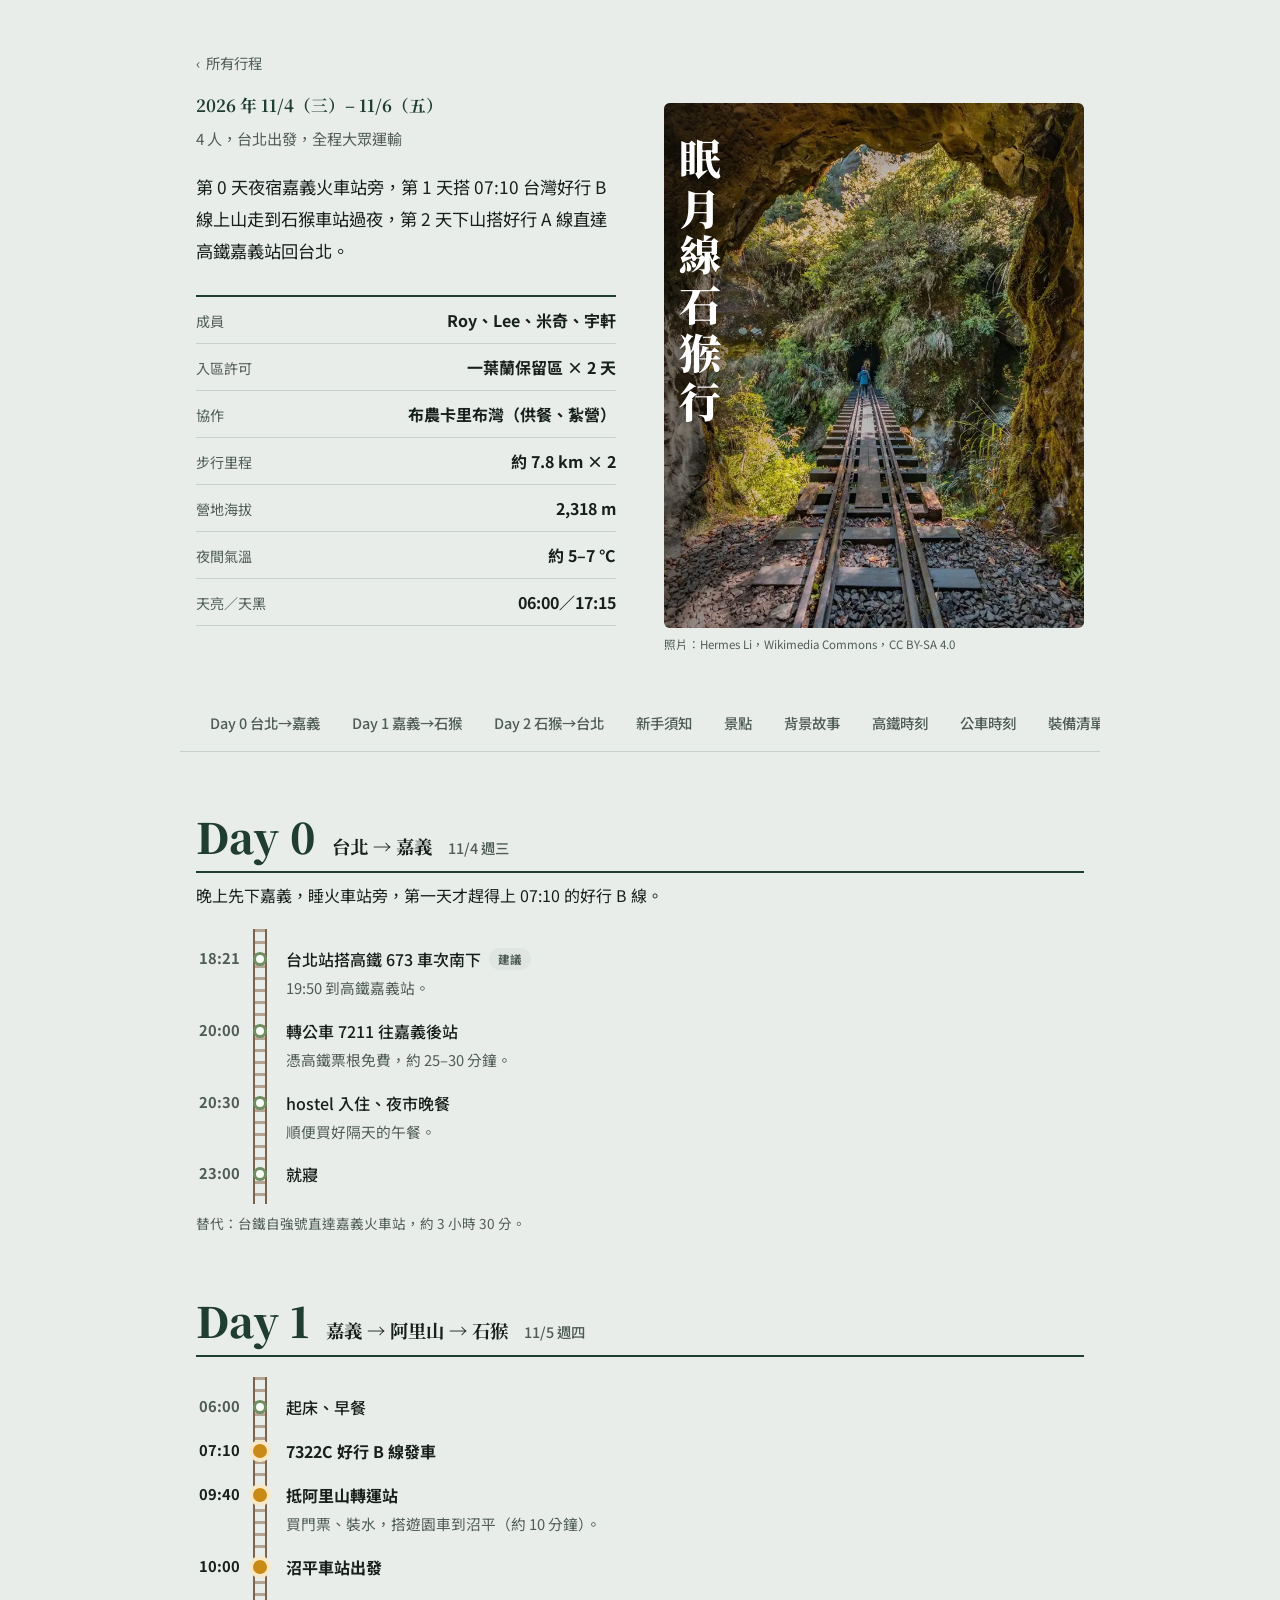
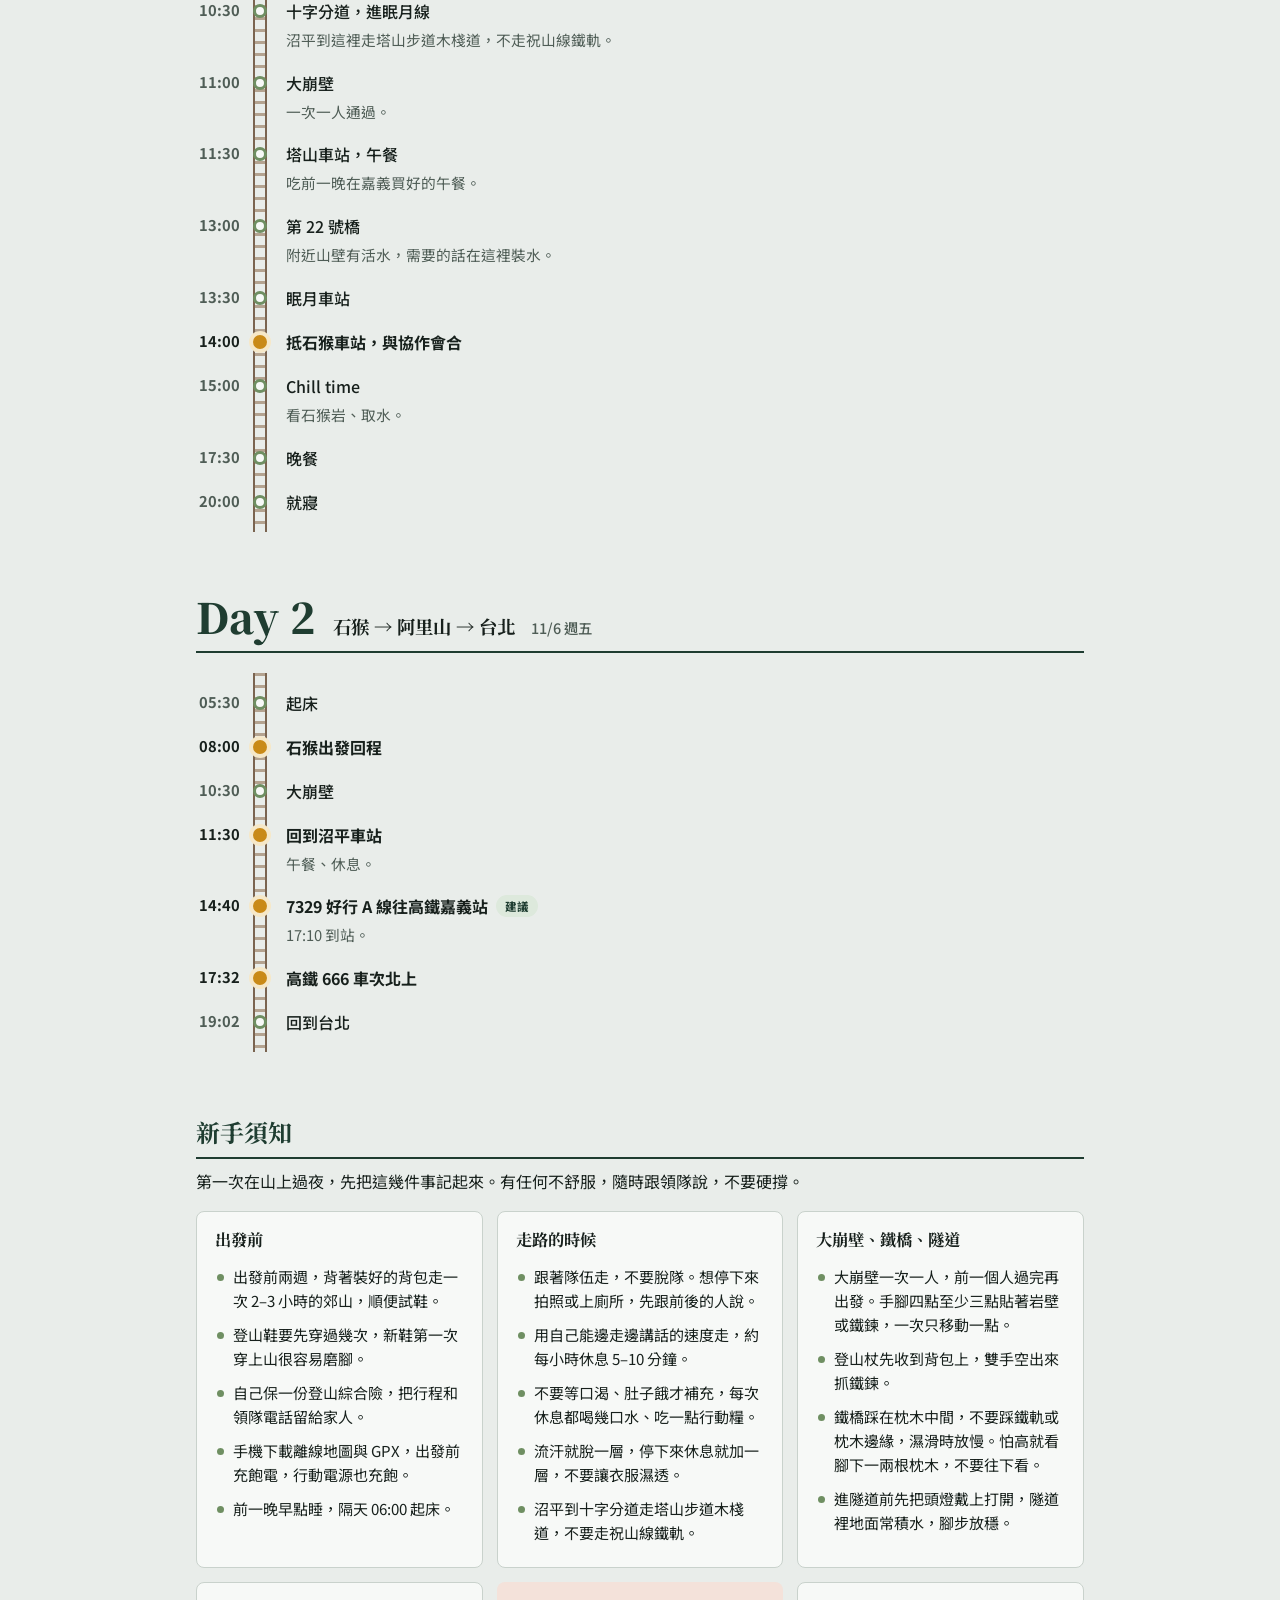
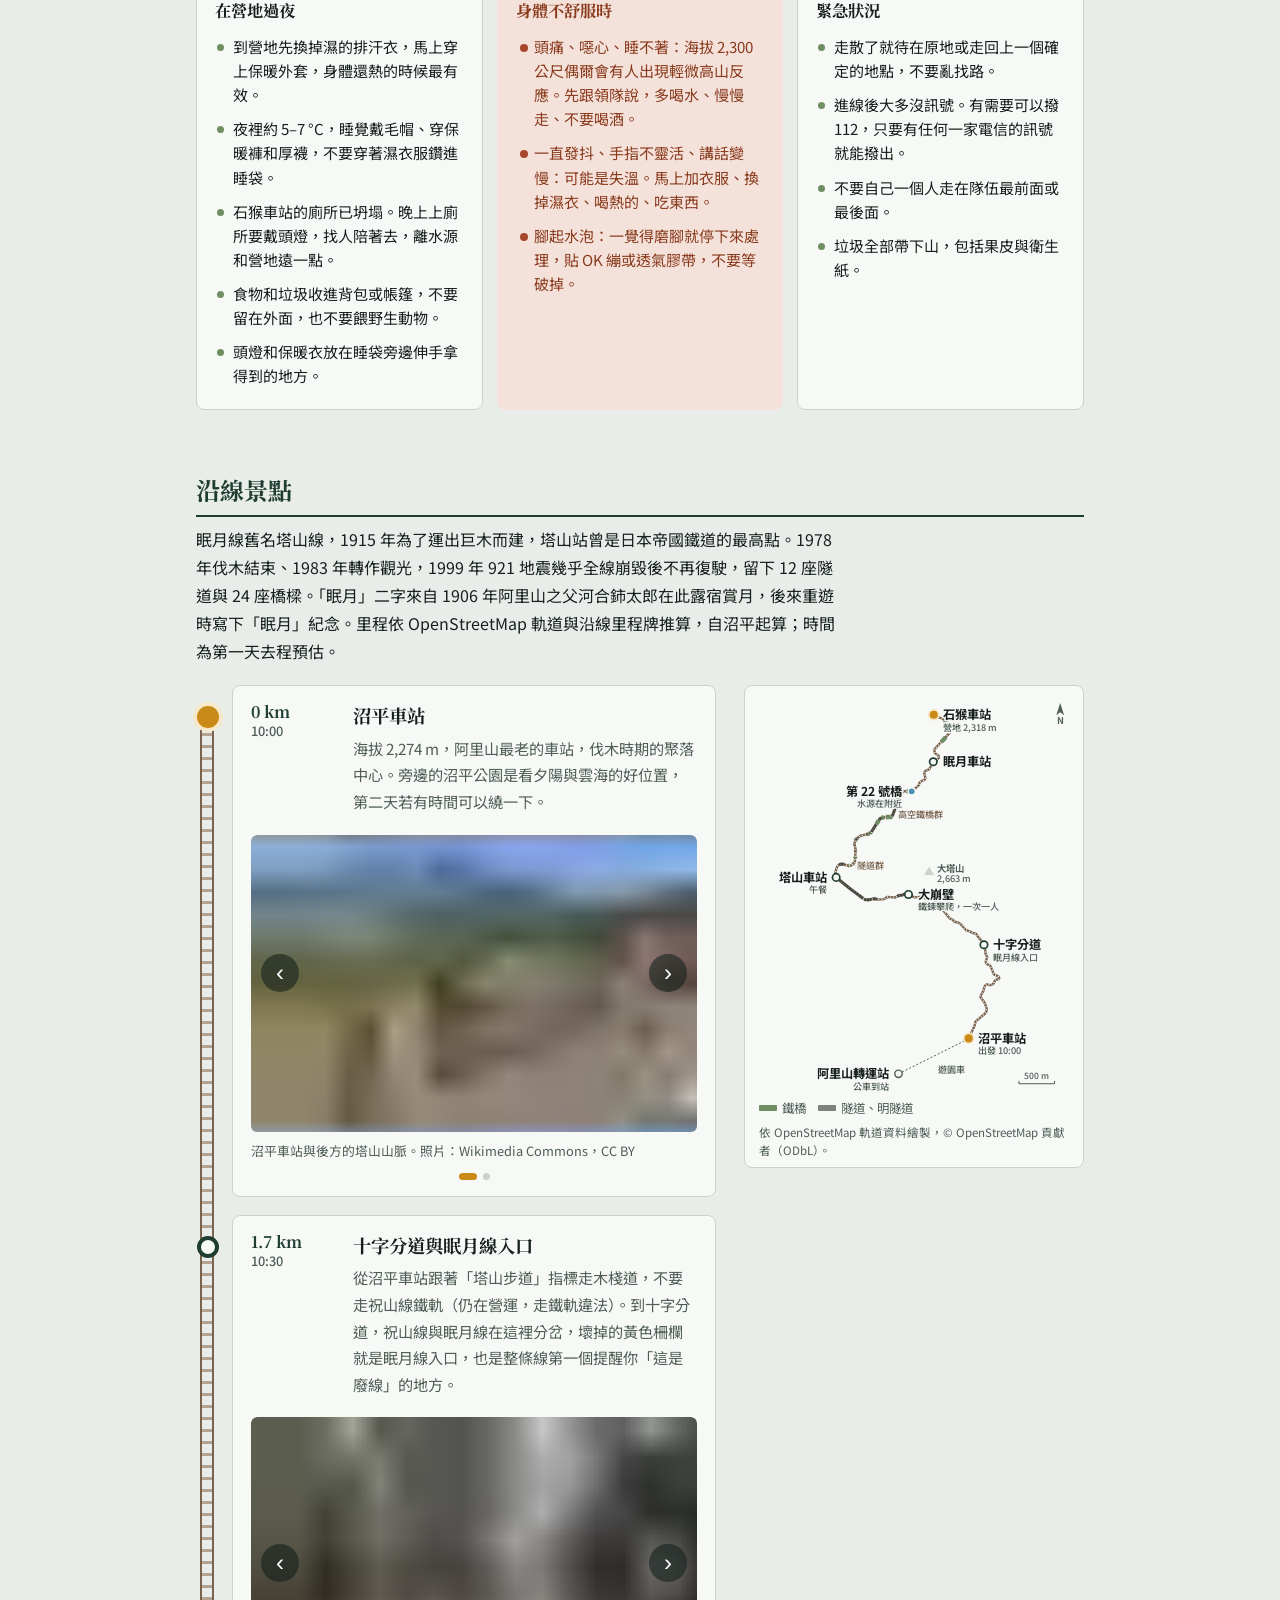
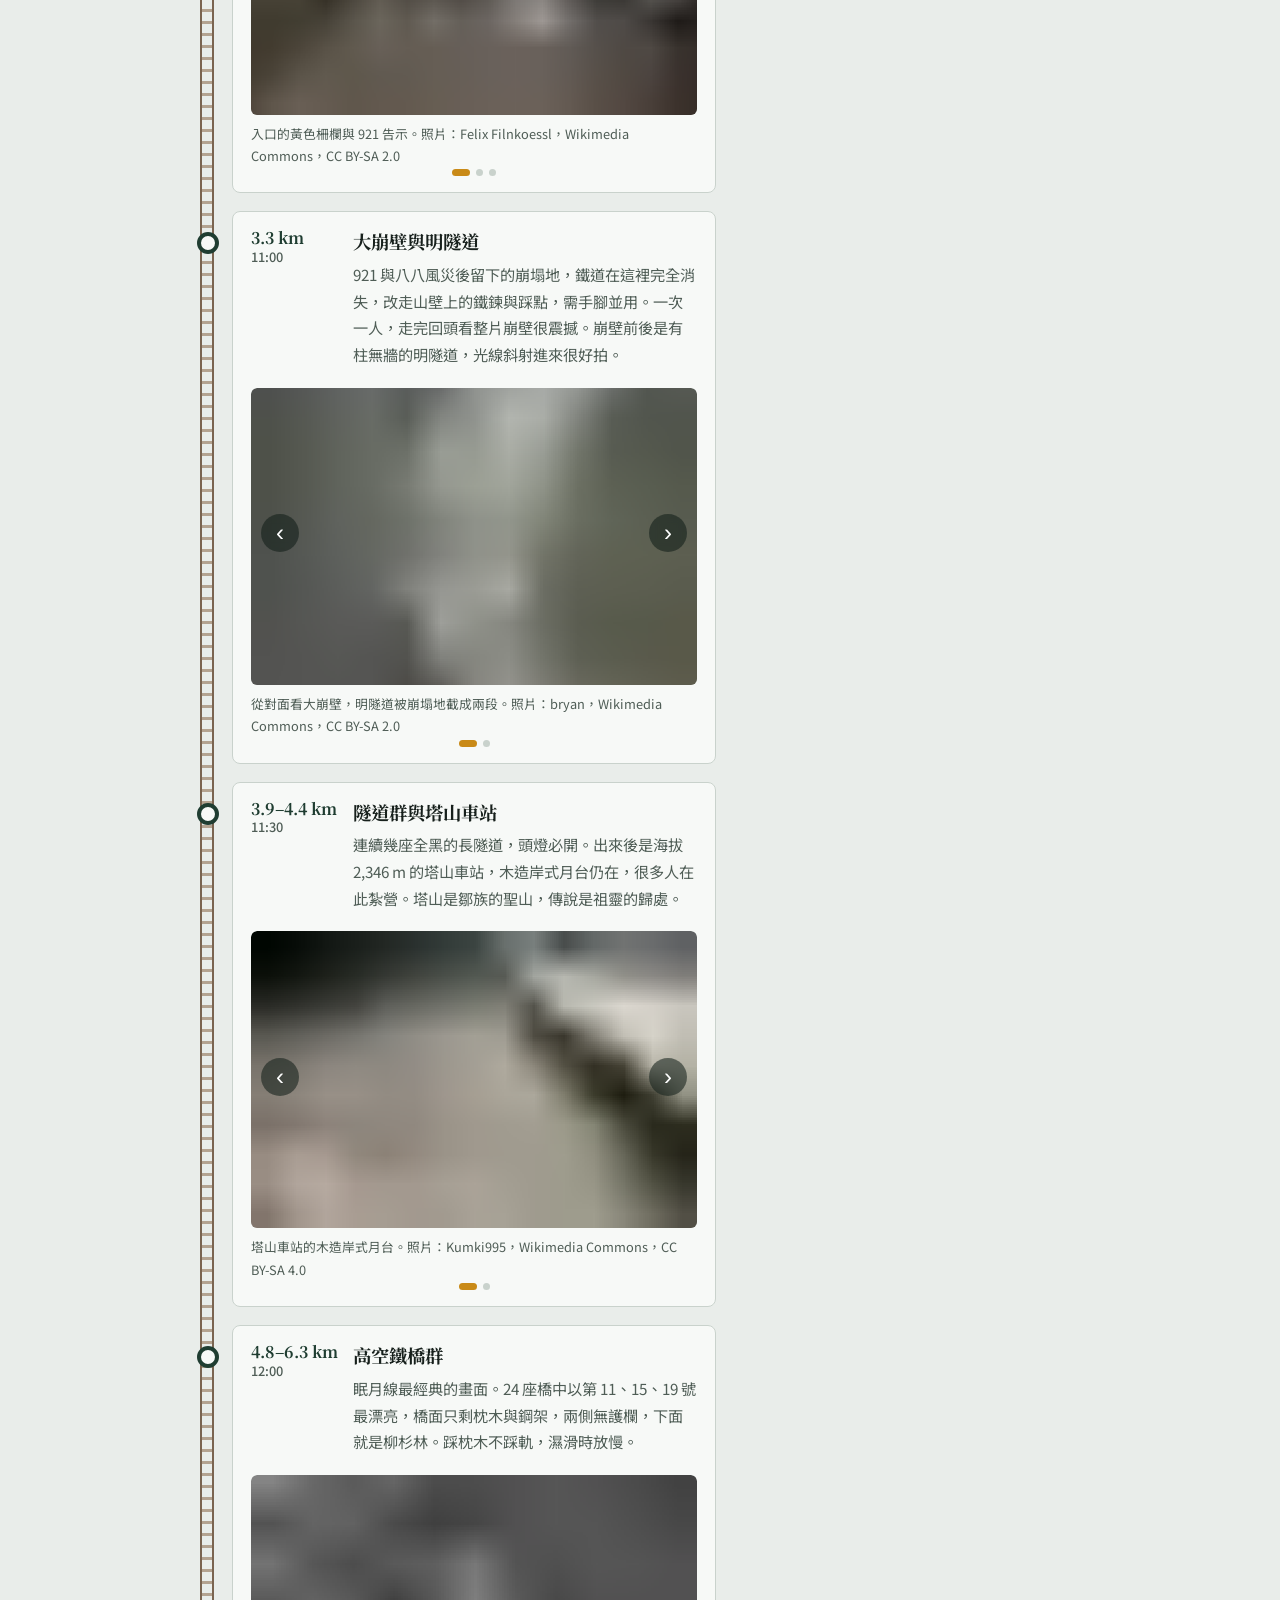
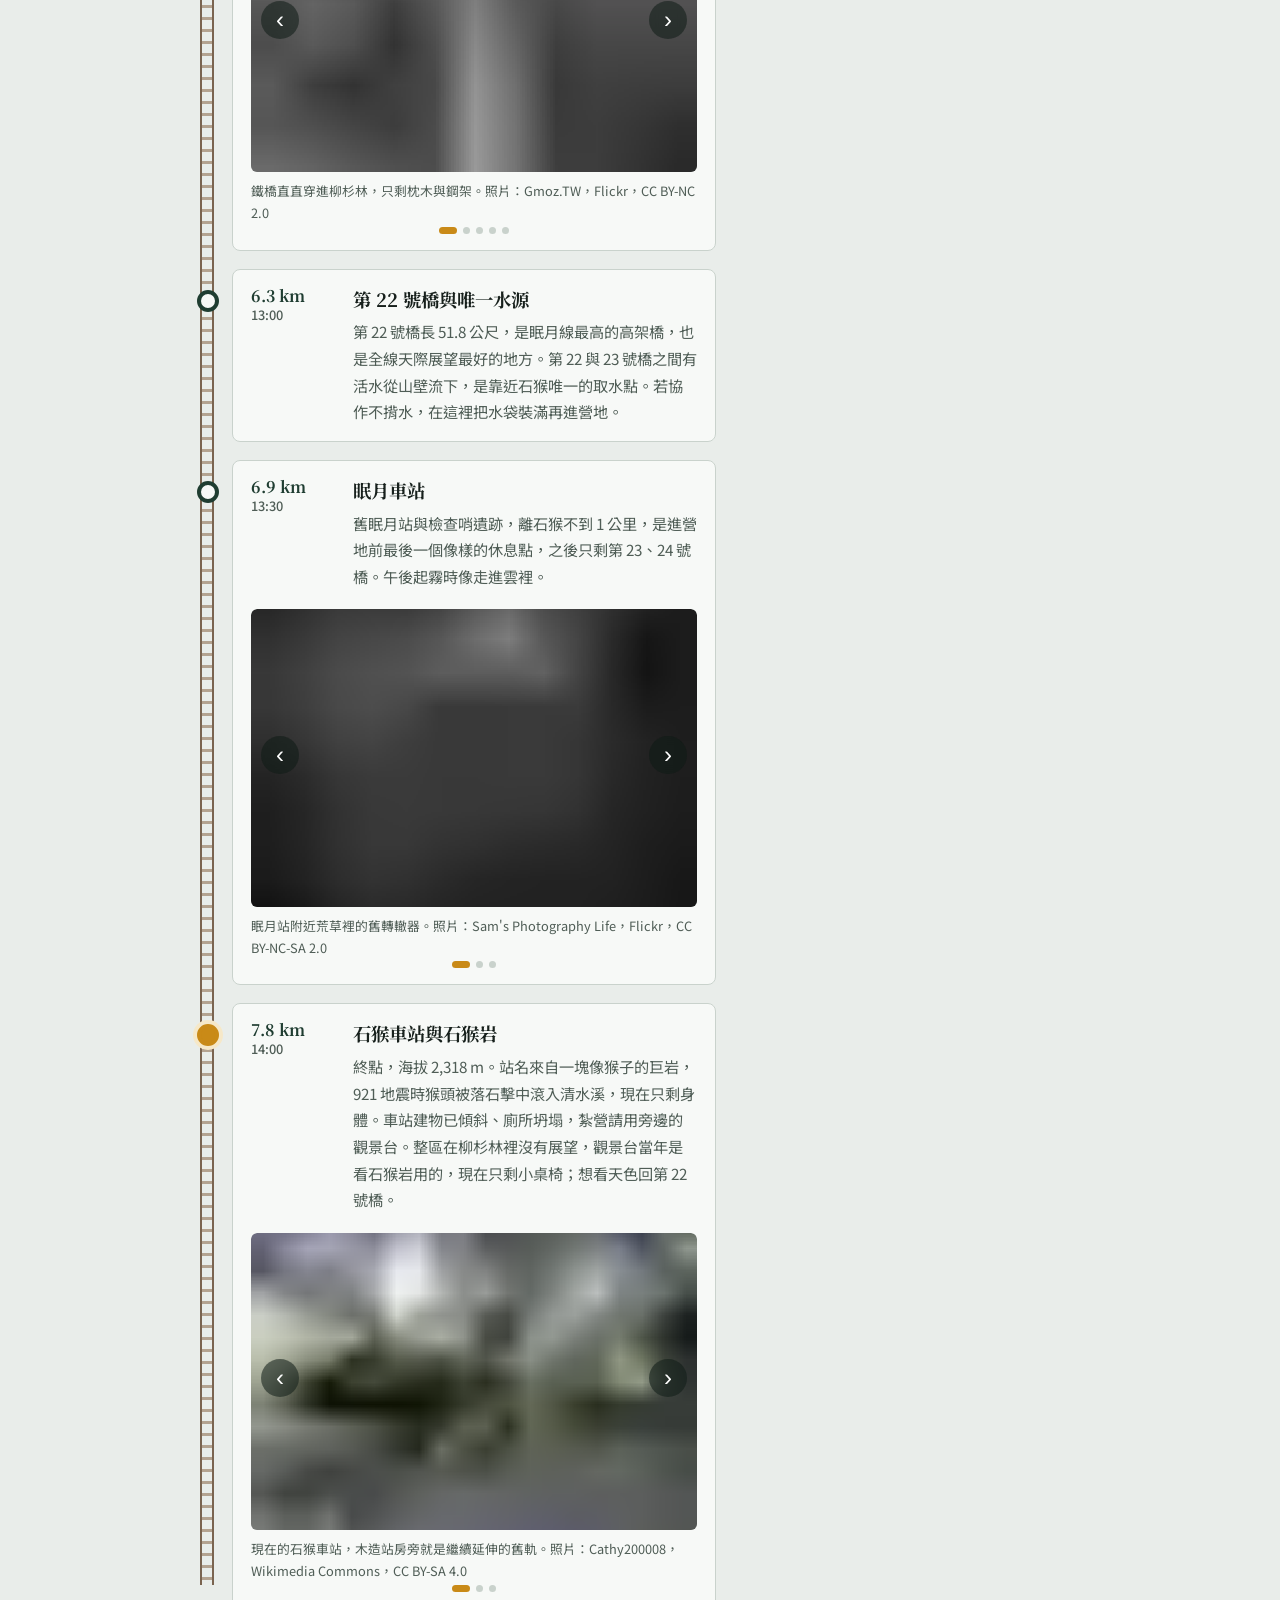
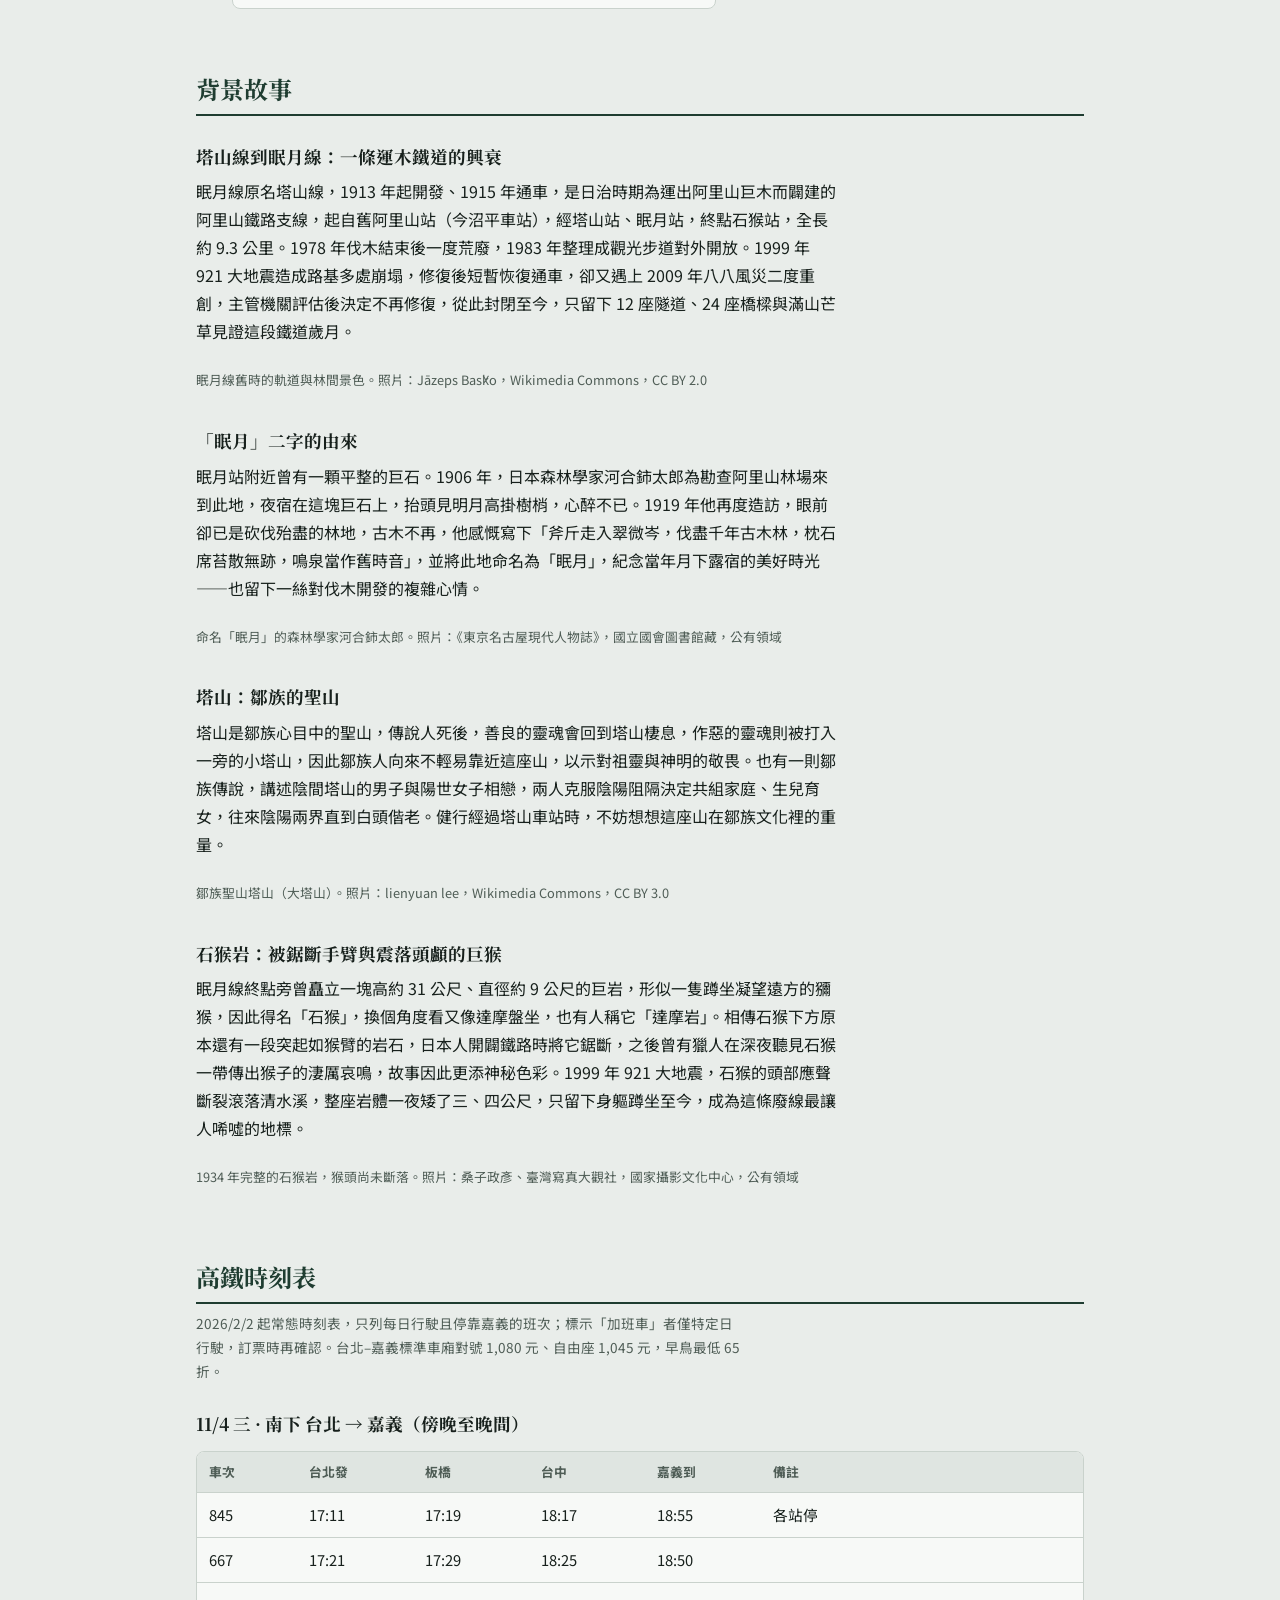
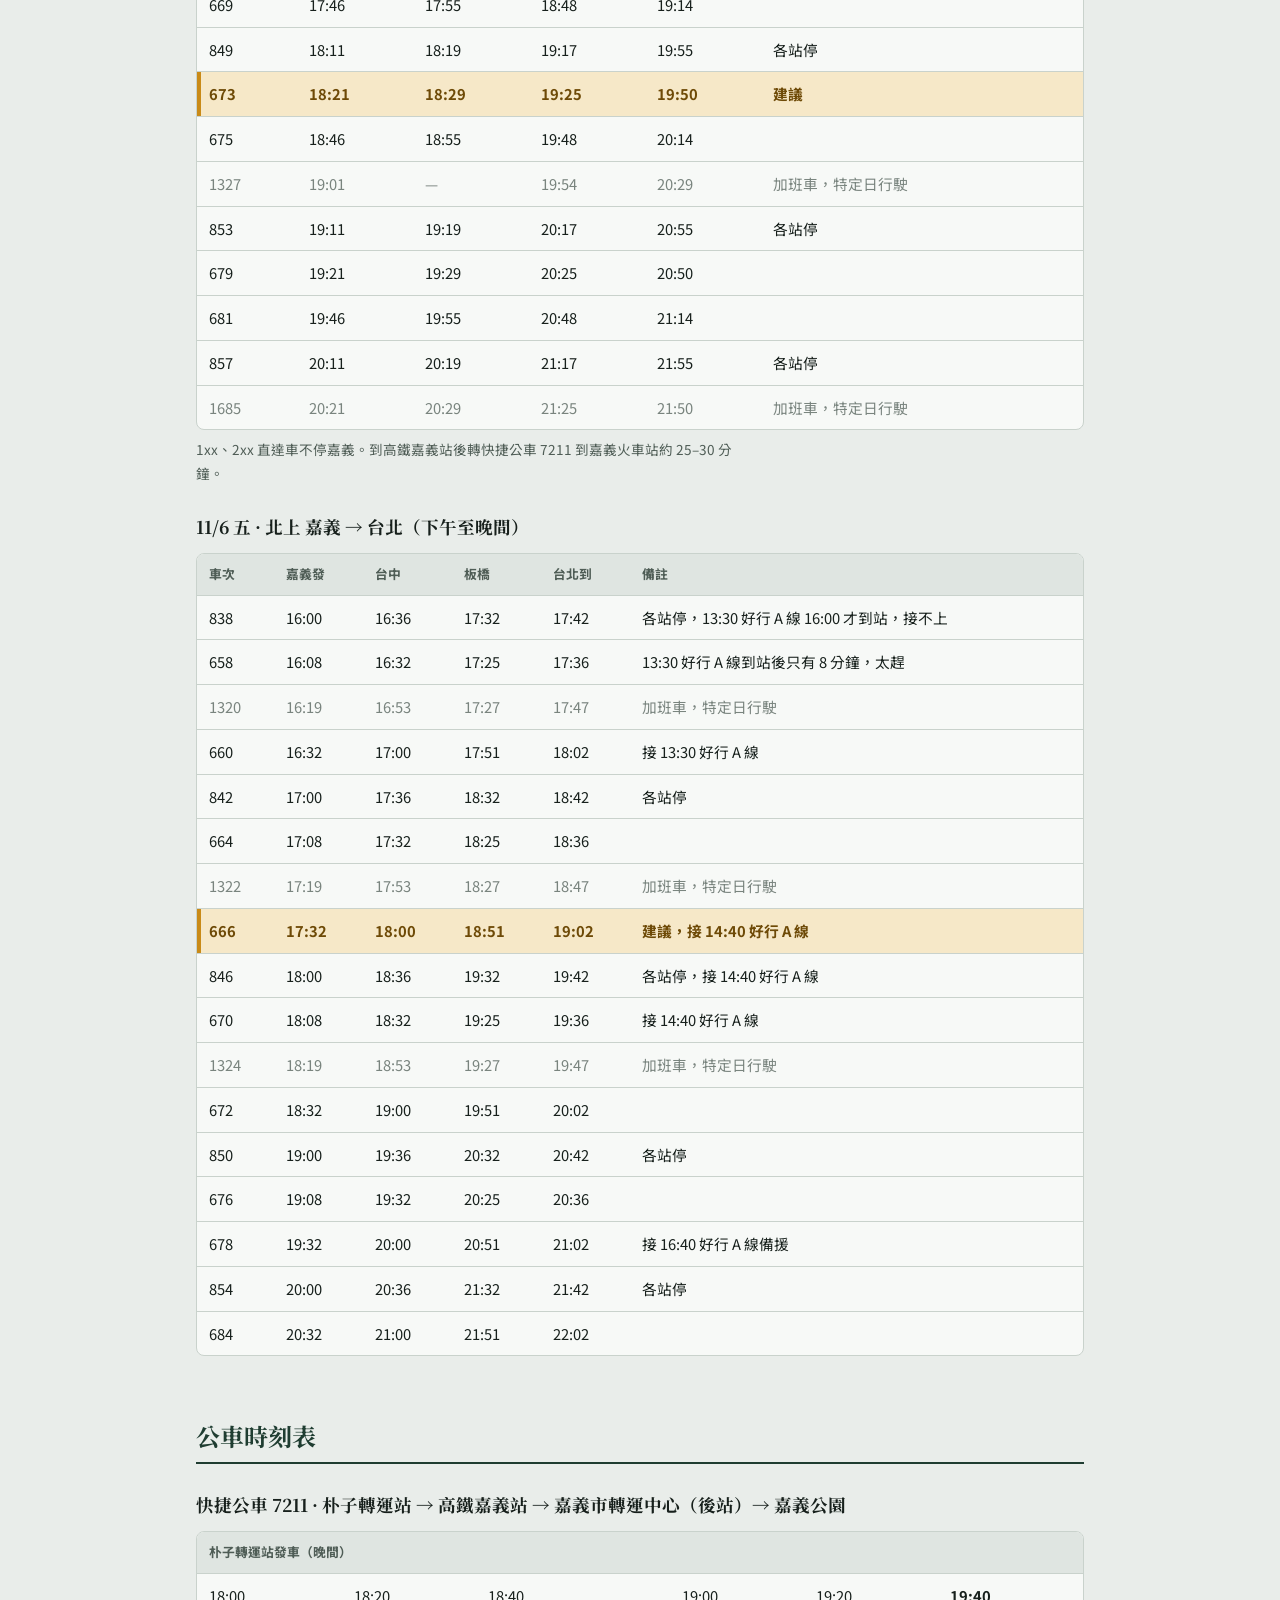
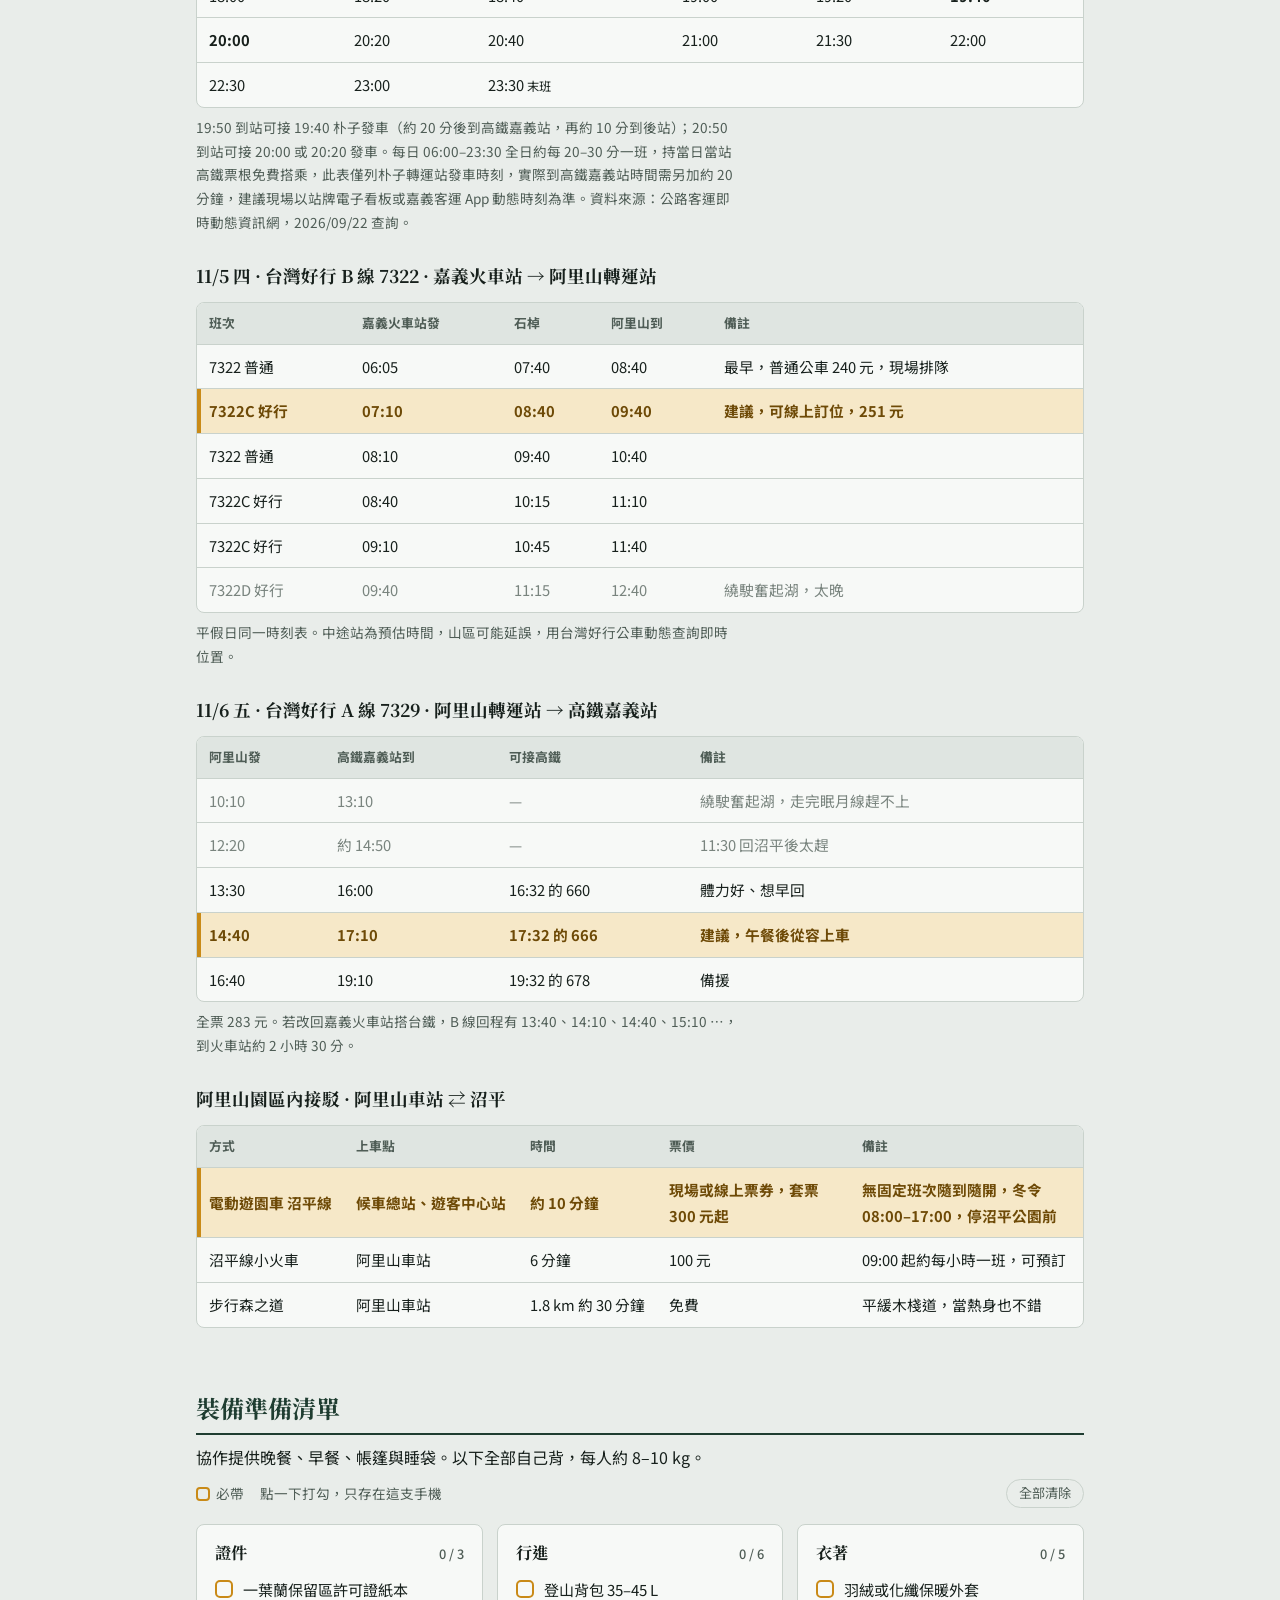
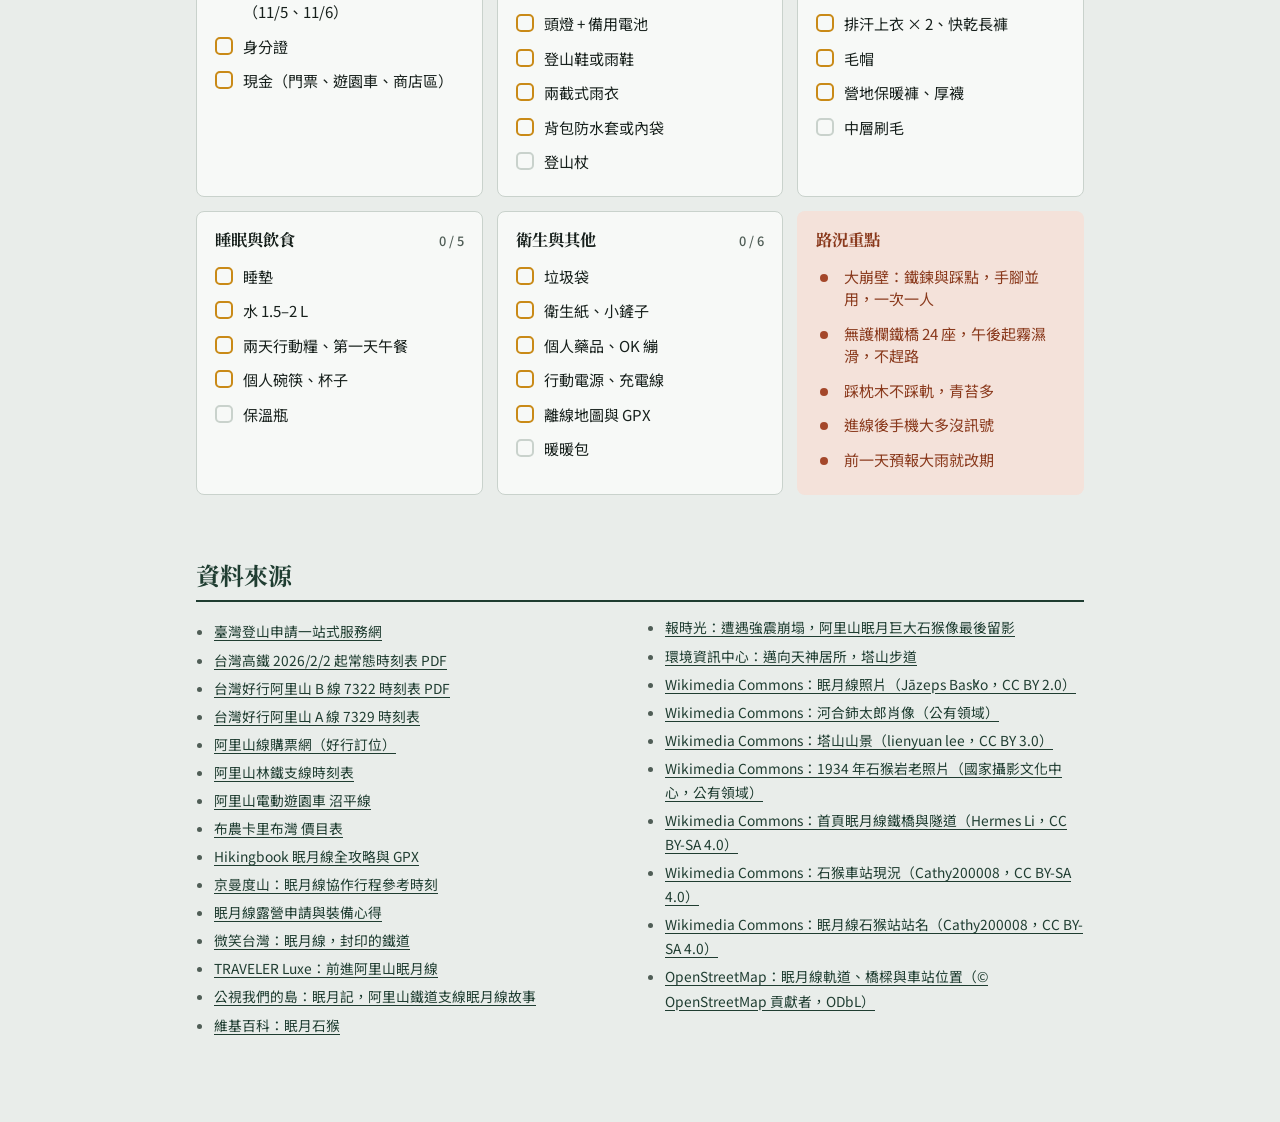
<file: 眠月線石猴行.html>
<!DOCTYPE html>
<html lang="zh-Hant">
<head>
<meta charset="utf-8">
<title>眠月線石猴行</title>
<meta http-equiv="refresh" content="0; url=2026-11-mianyue/">
<link rel="canonical" href="2026-11-mianyue/">
</head>
<body>
<p>頁面已搬到 <a href="2026-11-mianyue/">2026-11-mianyue/</a>。</p>
</body>
</html>
</file>
<file: assets/trip.css>
:root{
  --bg:#e9edea;--surface:#f7f9f7;--surface2:#dfe5e1;--ink:#17201c;--ink2:#4f5d56;--line:#c9d2cc;
  --cedar:#1f3d31;--lichen:#6f8f62;--rail:#7a6450;--sleeper:#b4a390;--signal:#c98a17;--signal-bg:#f6e8c8;--signal-ink:#6e4a07;
  --warn-bg:#f4e2da;--warn-ink:#8a3a1d;--warn:#a4472a;--ok-bg:#dde9dc;--ok-ink:#1f3d31;
}
@media (prefers-color-scheme: dark){
  :root:not([data-theme="light"]){
    --bg:#111714;--surface:#19211d;--surface2:#222c27;--ink:#e4e9e5;--ink2:#a3b0a8;--line:#323d37;
    --cedar:#9fc6ad;--lichen:#8fae80;--rail:#8d7864;--sleeper:#4a4036;--signal:#e3b24f;--signal-bg:#3a2e14;--signal-ink:#f1d08d;
    --warn-bg:#3a2219;--warn-ink:#f0b393;--warn:#e0835c;--ok-bg:#1d3127;--ok-ink:#b3dbc0;
  }
}
:root[data-theme="dark"]{
  --bg:#111714;--surface:#19211d;--surface2:#222c27;--ink:#e4e9e5;--ink2:#a3b0a8;--line:#323d37;
  --cedar:#9fc6ad;--lichen:#8fae80;--rail:#8d7864;--sleeper:#4a4036;--signal:#e3b24f;--signal-bg:#3a2e14;--signal-ink:#f1d08d;
  --warn-bg:#3a2219;--warn-ink:#f0b393;--warn:#e0835c;--ok-bg:#1d3127;--ok-ink:#b3dbc0;
}
*,*::before,*::after{box-sizing:border-box}
html{-webkit-text-size-adjust:100%}
body{background:var(--bg);color:var(--ink);font-family:"Noto Sans TC",system-ui,-apple-system,"PingFang TC","Microsoft JhengHei",sans-serif;font-size:16px;line-height:1.75;margin:0}
.wrap{max-width:920px;margin:0 auto;padding-inline:16px;padding-block:0 72px}
h1,h2,h3{font-family:"Noto Serif TC","Noto Sans TC",serif;text-wrap:balance;margin:0}
h2{font-size:1.5rem;margin-top:64px;color:var(--cedar);line-height:1.3;scroll-margin-top:64px}
h3{font-size:1.1rem;margin-top:28px;color:var(--ink);line-height:1.45}
p{margin:8px 0;max-width:40em}
a{color:var(--cedar);text-underline-offset:3px}
:focus-visible{outline:2px solid var(--signal);outline-offset:2px}

.hero{display:grid;grid-template-columns:1fr minmax(300px,420px);gap:48px;align-items:end;padding-block:48px 40px}
.hero-img{margin:0;position:relative;container-type:inline-size;order:2}
.hero-img img{display:block;width:100%;height:auto;aspect-ratio:4/5;object-fit:cover;border-radius:6px}
.hero-img::after{content:"";position:absolute;inset:0 0 auto 0;aspect-ratio:4/5;border-radius:6px;background:linear-gradient(to right,rgba(10,14,10,.5),rgba(10,14,10,0) 30%);pointer-events:none}
.hero-img h1{position:absolute;z-index:1;top:6%;left:3.5%;writing-mode:vertical-rl;font-size:10cqw;font-weight:900;letter-spacing:.16em;line-height:1;color:#fff;text-shadow:0 2px 16px rgba(0,0,0,.55)}
.hero-img figcaption{font-size:.72rem;color:var(--ink2);margin-top:6px}
.hero-text{order:1;padding-bottom:28px}
.when{font-family:"Noto Serif TC",serif;font-size:1.05rem;font-weight:700;color:var(--cedar);margin:0 0 4px}
.who{color:var(--ink2);margin:0 0 20px;font-size:.95rem}
.sub{font-size:1.08rem;line-height:1.85;margin:0 0 28px}
.facts{margin:0;display:grid;grid-template-columns:1fr;border-top:2px solid var(--cedar)}
.facts div{display:flex;align-items:baseline;gap:12px;padding:9px 0;border-bottom:1px solid var(--line)}
.facts dt{color:var(--ink2);font-size:.88rem;flex:none}
.facts dd{margin:0 0 0 auto;font-weight:700;text-align:right;font-variant-numeric:tabular-nums}

nav.days{position:sticky;top:0;z-index:5;background:color-mix(in srgb,var(--bg) 88%,transparent);backdrop-filter:blur(10px);-webkit-backdrop-filter:blur(10px);border-bottom:1px solid var(--line);display:flex;gap:4px;overflow-x:auto;scrollbar-width:none;padding-block:10px;margin-inline:-16px;padding-inline:16px;padding-top:max(10px,env(safe-area-inset-top))}
nav.days::-webkit-scrollbar{display:none}
nav.days a{white-space:nowrap;text-decoration:none;color:var(--ink2);padding:6px 14px;border-radius:999px;font-size:.9rem;font-weight:500}
nav.days a:hover{background:var(--surface2);color:var(--ink)}
nav.days a.on{background:var(--cedar);color:var(--bg)}

h2.day{display:flex;flex-wrap:wrap;align-items:baseline;gap:4px 16px;padding-bottom:12px;border-bottom:2px solid var(--cedar)}
h2.day .dn{font-size:2.6rem;font-weight:900;line-height:1;letter-spacing:.02em}
h2.day .dr{font-size:1.15rem;color:var(--ink)}
h2.day .dd{font-family:"Noto Sans TC",sans-serif;font-size:.9rem;font-weight:500;color:var(--ink2)}
h2.plain{padding-bottom:10px;border-bottom:2px solid var(--cedar)}

.tl{list-style:none;padding:8px 0;margin:20px 0 0 72px;position:relative}
.tl::before,.spots::before{content:"";position:absolute;top:0;bottom:0;width:14px;background:
  linear-gradient(var(--rail),var(--rail)) left top/2px 100% no-repeat,
  linear-gradient(var(--rail),var(--rail)) right top/2px 100% no-repeat,
  repeating-linear-gradient(to bottom,var(--sleeper) 0 3px,transparent 3px 12px)}
.tl::before{left:-15px}
.tl li{position:relative;padding:8px 0 8px 18px;display:grid;gap:2px}
.tl li::before{content:"";position:absolute;left:-15px;top:15px;width:14px;height:14px;border-radius:50%;background:var(--surface);border:3px solid var(--lichen)}
.tl li.key::before{background:var(--signal);border-color:var(--signal);box-shadow:0 0 0 4px var(--signal-bg)}
.tl time{position:absolute;left:-80px;top:8px;width:52px;text-align:right;font-variant-numeric:tabular-nums;font-weight:700;color:var(--ink2);font-size:.92rem}
.tl li.key time{color:var(--ink)}
.tl .t{font-weight:500}
.tl li.key .t{font-weight:700}
.tl .d{color:var(--ink2);font-size:.92rem}
.tag{display:inline-block;font-size:.72rem;padding:1px 9px;border-radius:999px;background:var(--surface2);color:var(--ink2);margin-left:8px;vertical-align:2px;font-weight:700}
.tag.go{background:var(--ok-bg);color:var(--ok-ink)}
.caption{font-size:.85rem;color:var(--ink2);margin-top:8px}

.tablewrap{overflow-x:auto;margin-top:14px;border:1px solid var(--line);border-radius:8px;background:var(--surface)}
table{border-collapse:collapse;width:100%;font-size:.92rem;font-variant-numeric:tabular-nums}
th,td{padding:9px 12px;text-align:left;border-bottom:1px solid var(--line);white-space:nowrap}
th{background:var(--surface2);font-weight:700;font-size:.8rem;color:var(--ink2)}
tr:last-child td{border-bottom:none}
tr.pick td{background:var(--signal-bg);color:var(--signal-ink);font-weight:700}
tr.pick td:first-child{box-shadow:inset 4px 0 0 var(--signal)}
tr.dim td{color:var(--ink2);opacity:.75}
td.note{white-space:normal;min-width:180px}

.spots{list-style:none;padding:0 0 0 36px;margin:20px 0 0;display:grid;gap:18px;position:relative}
.spots::before{left:4px;top:24px;bottom:24px}
.spot{position:relative;background:var(--surface);border:1px solid var(--line);border-radius:8px;padding:16px 18px;display:grid;grid-template-columns:88px minmax(0,1fr);gap:14px;align-items:start}
.spot>*{min-width:0}
.spot::before{content:"";position:absolute;left:-36px;top:20px;width:22px;height:22px;border-radius:50%;background:var(--surface);border:4px solid var(--cedar)}
.spot:first-child::before,.spot:last-child::before{background:var(--signal);border-color:var(--signal);box-shadow:0 0 0 4px var(--signal-bg)}
.spot .km{font-variant-numeric:tabular-nums;font-weight:700;color:var(--cedar);font-size:1rem;line-height:1.3;font-family:"Noto Serif TC",serif}
.spot .km small{display:block;font-weight:500;color:var(--ink2);font-size:.8rem;font-family:"Noto Sans TC",sans-serif}
.spot h3{margin:0;font-size:1.15rem}
.spot p{margin:6px 0 0;color:var(--ink2);font-size:.95rem}

.map-svg{display:block;width:100%;height:auto}
.map-svg text{font-family:"Noto Sans TC",sans-serif;font-size:172px;font-weight:700;fill:var(--ink);paint-order:stroke;stroke:var(--surface);stroke-width:40px;stroke-linejoin:round}
.map-svg .m-sub{font-size:128px;font-weight:500;fill:var(--ink2)}
.map-svg .m-note{font-size:128px;font-weight:500;fill:var(--rail)}
.m-bed{fill:none;stroke:var(--rail);stroke-width:34;stroke-linejoin:round;stroke-linecap:round}
.m-ties{fill:none;stroke:var(--surface);stroke-width:18;stroke-dasharray:14 30;stroke-linejoin:round}
.m-tunnel{fill:none;stroke:var(--ink);stroke-width:46;stroke-linecap:butt;opacity:.55}
.m-bridge{fill:none;stroke:var(--lichen);stroke-width:62;stroke-linecap:butt}
.m-shuttle{fill:none;stroke:var(--ink2);stroke-width:14;stroke-dasharray:28 28}
.m-pt circle{fill:var(--surface);stroke:var(--cedar);stroke-width:24}
.m-pt.m-end circle{fill:var(--signal);stroke:var(--signal-bg);stroke-width:26}
.m-pt.m-bus circle{fill:var(--surface);stroke:var(--ink2);stroke-width:20}
.m-pt.m-water circle{fill:#4d8fb5;stroke:var(--surface);stroke-width:22}
.m-peak path{fill:var(--line)}
.m-peak text{fill:var(--ink2);font-size:132px}
.m-north path{fill:var(--ink2)}
.m-north text{font-size:130px;fill:var(--ink2)}
.m-scale path{fill:none;stroke:var(--ink2);stroke-width:14}
.m-scale text{font-size:120px;font-weight:500;fill:var(--ink2)}
.route-wrap{display:grid;grid-template-columns:minmax(0,1fr) 340px;grid-template-areas:"list map";gap:28px;align-items:start;margin-top:20px}
.route-wrap .spots{grid-area:list;margin-top:0}
.map{grid-area:map;position:sticky;top:72px;margin:0;background:var(--surface);border:1px solid var(--line);border-radius:8px;padding:10px 10px 8px}
.map figcaption{font-size:.72rem;color:var(--ink2);margin:4px 4px 0;line-height:1.5}
.map .lg{display:flex;flex-wrap:wrap;gap:2px 12px;font-size:.78rem;color:var(--ink2);margin:6px 4px 0}
.map .lg i{display:inline-block;width:18px;height:6px;border-radius:1px;vertical-align:2px;margin-right:5px}
@media (max-width:760px){
  .route-wrap{grid-template-columns:minmax(0,1fr);grid-template-areas:"map" "list"}
  .map{position:static;max-width:420px;width:100%;justify-self:center}
}
.car{grid-column:1/-1;position:relative;margin-top:6px}
.car .track{display:flex;overflow-x:auto;scroll-snap-type:x mandatory;gap:8px;scrollbar-width:none;-webkit-overflow-scrolling:touch;border-radius:6px}
.car .track::-webkit-scrollbar{display:none}
.car .sl{flex:0 0 100%;scroll-snap-align:start;margin:0}
.car .sl img{display:block;width:100%;height:auto;aspect-ratio:3/2;object-fit:cover;border-radius:6px;background:var(--surface2)}
.car figcaption{font-size:.8rem;color:var(--ink2);margin-top:8px;min-height:2.4em}
.car .nav{position:absolute;top:calc(50% - 34px);transform:translateY(-50%);width:38px;height:38px;border-radius:50%;border:none;background:rgba(15,28,22,.55);backdrop-filter:blur(4px);color:#fff;font-size:1.5rem;line-height:1;cursor:pointer;display:flex;align-items:center;justify-content:center}
.car .nav:hover{background:rgba(15,28,22,.8)}
.car .prev{left:10px}.car .next{right:10px}
.car .dots{display:flex;gap:6px;justify-content:center;margin-top:2px}
.car .dots span{width:7px;height:7px;border-radius:50%;background:var(--line);transition:width .2s}
.car .dots span.on{background:var(--signal);width:18px;border-radius:4px}
.car.single{margin-top:16px;max-width:720px}
.car.single .sl img{aspect-ratio:auto;max-height:520px}
.hero-img img,.car .sl img,.trip img{background-size:cover;background-position:center}

.pack{display:grid;grid-template-columns:repeat(auto-fit,minmax(250px,1fr));gap:14px;margin-top:16px}
.box{background:var(--surface);border:1px solid var(--line);border-radius:8px;padding:16px 18px}
.box h3{margin-top:0;font-size:1.02rem;display:flex;justify-content:space-between;align-items:baseline}
.box h3 .cnt{font-family:"Noto Sans TC",sans-serif;font-size:.8rem;font-weight:500;color:var(--ink2);font-variant-numeric:tabular-nums}
.pack ul{list-style:none;padding:0;margin:8px 0 0}
.pack li{padding:6px 0 6px 28px;position:relative;font-size:.94rem;line-height:1.5}
.pack .chk li{cursor:pointer;user-select:none;-webkit-user-select:none;border-radius:4px}
.pack .chk li::before{content:"";position:absolute;left:0;top:7px;width:18px;height:18px;border:2px solid var(--line);border-radius:5px;background:var(--surface)}
.pack .chk li.must::before{border-color:var(--signal)}
.pack .chk li[aria-checked="true"]{color:var(--ink2);text-decoration:line-through}
.pack .chk li[aria-checked="true"]::before{background:var(--cedar);border-color:var(--cedar)}
.pack .chk li[aria-checked="true"]::after{content:"";position:absolute;left:6px;top:10px;width:6px;height:10px;border:solid var(--bg);border-width:0 2px 2px 0;transform:rotate(45deg)}
.box.notes{background:var(--warn-bg);border-color:transparent;color:var(--warn-ink)}
.box.notes h3{color:var(--warn-ink)}
.box.notes li::before{content:"";position:absolute;left:4px;top:14px;width:8px;height:8px;border-radius:50%;background:var(--warn)}
.legend{font-size:.85rem;color:var(--ink2);margin-top:4px;display:flex;flex-wrap:wrap;gap:4px 16px;align-items:center;max-width:none}
.legend i{display:inline-block;width:14px;height:14px;border:2px solid var(--signal);border-radius:4px;vertical-align:-2px;margin-right:6px}
.legend button{font:inherit;font-size:.82rem;color:var(--ink2);background:none;border:1px solid var(--line);border-radius:999px;padding:2px 12px;cursor:pointer;margin-left:auto}

.tips{display:grid;grid-template-columns:repeat(auto-fit,minmax(280px,1fr));gap:14px;margin-top:16px}
.tips ul{list-style:none;padding:0;margin:8px 0 0}
.tips li{position:relative;padding:5px 0 5px 18px;font-size:.94rem;line-height:1.6}
.tips li::before{content:"";position:absolute;left:2px;top:14px;width:7px;height:7px;border-radius:50%;background:var(--lichen)}
.tips .notes li::before{background:var(--warn)}
.src{font-size:.86rem;color:var(--ink2);columns:2 300px;column-gap:32px;padding-left:18px}
.src li{margin:4px 0;break-inside:avoid}
@media (max-width:720px){
  .hero{grid-template-columns:1fr;gap:24px;padding-top:0}
  .hero-img{order:0;margin-inline:-16px}
  .hero-img img,.hero-img::after{border-radius:0}
  .hero-img img,.hero-img::after{max-height:86svh}
  .hero-img figcaption{padding-inline:16px}
  .hero-text{padding-bottom:0}
}
@media (max-width:480px){
  body{font-size:15px}
  h2.day .dn{font-size:2.2rem}
  .tl{margin-left:62px}
  .tl time{left:-70px;width:44px;font-size:.86rem}
  .spots{padding-left:30px}
  .spots::before{left:2px;width:12px}
  .spot::before{left:-31px;width:18px;height:18px;border-width:3px}
  .spot{grid-template-columns:minmax(0,1fr);gap:6px;padding:14px}
  .spot .km{display:flex;gap:10px;align-items:baseline}
}
@media (prefers-reduced-motion:no-preference){html{scroll-behavior:smooth}}
@media print{nav.days{position:static}.car .nav,.car .dots,.legend button{display:none}.spot,.box,.tablewrap,.car{break-inside:avoid}}

.back{display:inline-block;margin-bottom:16px;font-size:.9rem;color:var(--ink2);text-decoration:none}
.back::before{content:"‹";margin-right:6px}
.back:hover{color:var(--cedar)}

.home-head{padding-block:56px 24px;border-bottom:2px solid var(--cedar)}
.home-head h1{font-size:2.4rem;font-weight:900;color:var(--cedar);line-height:1.2}
.home-head p{color:var(--ink2);margin-top:8px}
.trips{list-style:none;padding:0;margin:28px 0 0;display:grid;gap:16px}
.trip a{display:grid;grid-template-columns:120px minmax(0,1fr);gap:18px;align-items:center;background:var(--surface);border:1px solid var(--line);border-radius:8px;padding:12px;text-decoration:none;color:var(--ink)}
.trip a:hover{border-color:var(--cedar)}
.trip img{display:block;width:120px;height:150px;object-fit:cover;border-radius:6px;background:var(--surface2)}
.trip .date{font-size:.9rem;font-weight:700;color:var(--cedar);font-variant-numeric:tabular-nums}
.trip h2{font-size:1.35rem;margin:2px 0 4px;color:var(--ink);border:0;padding:0}
.trip .meta{font-size:.9rem;color:var(--ink2);margin:0}
@media (max-width:480px){
  .trip a{grid-template-columns:88px minmax(0,1fr);gap:14px}
  .trip img{width:88px;height:110px}
}
</file>
